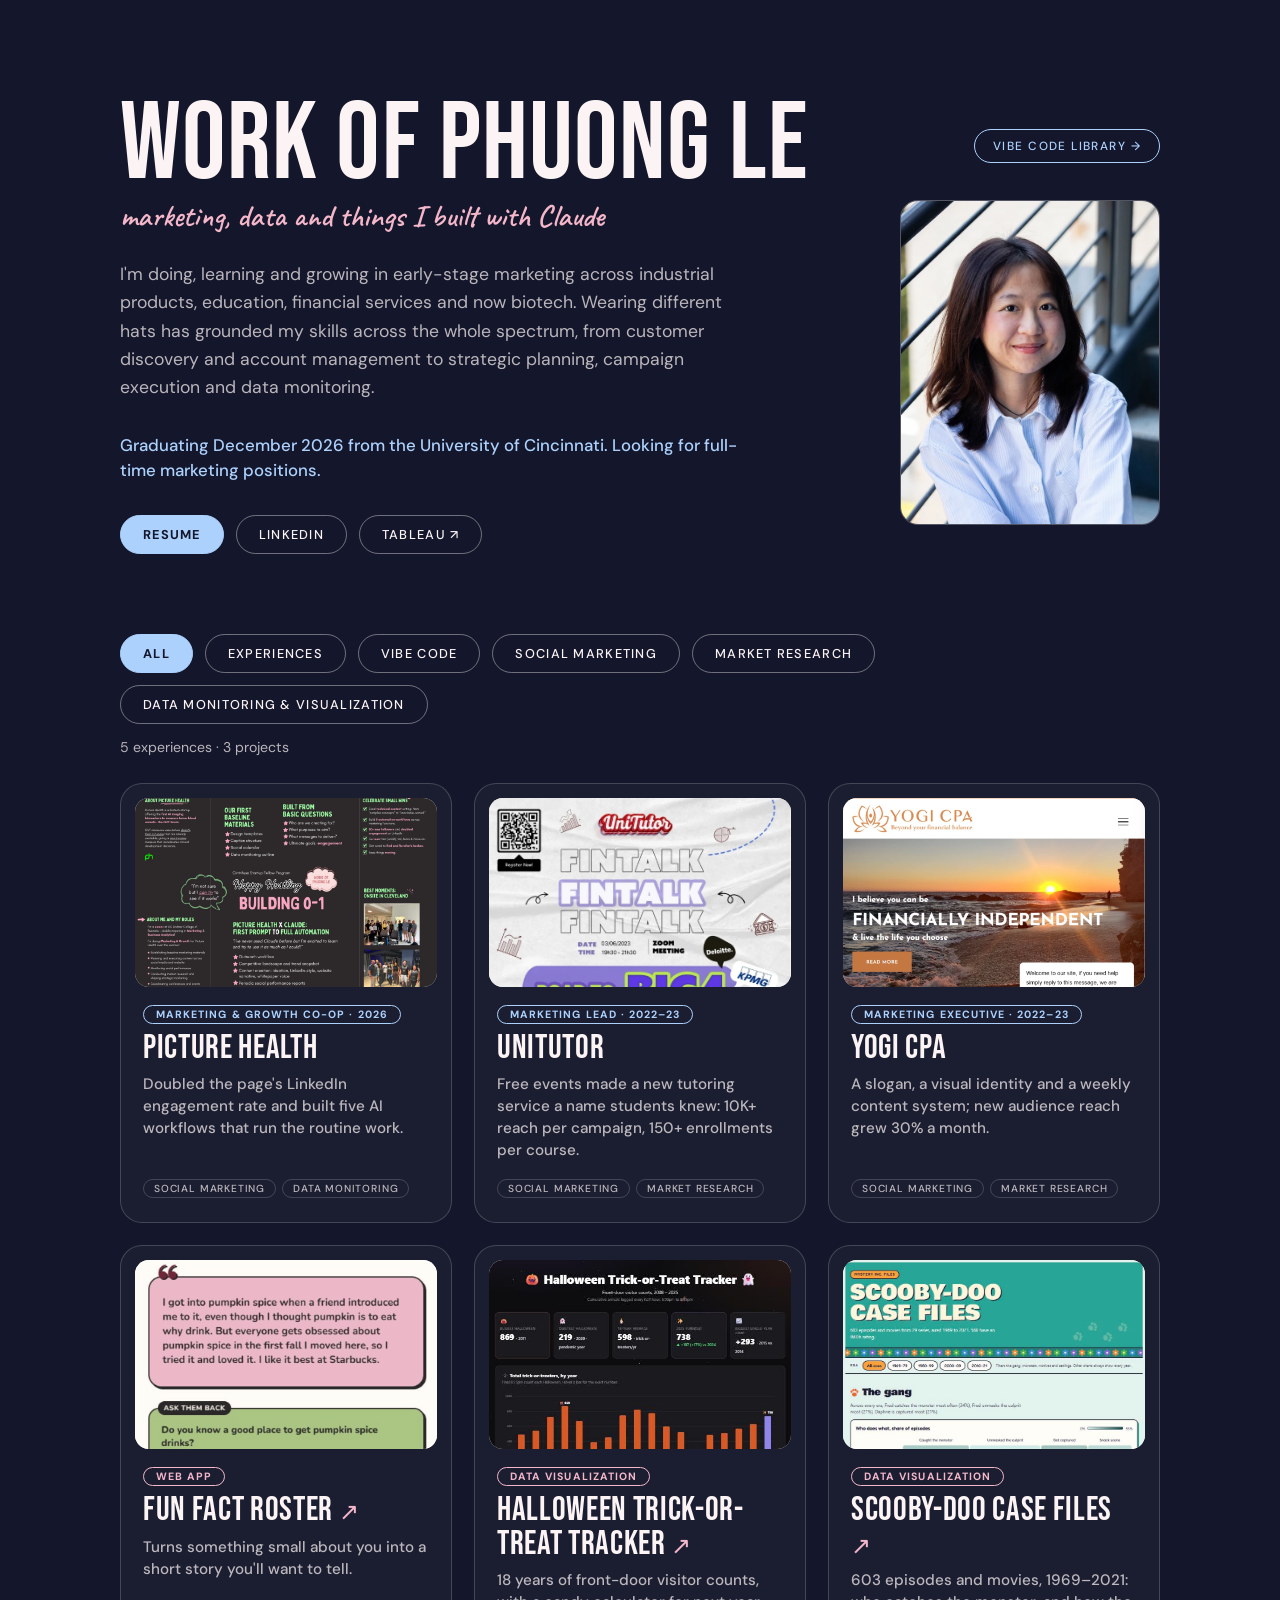
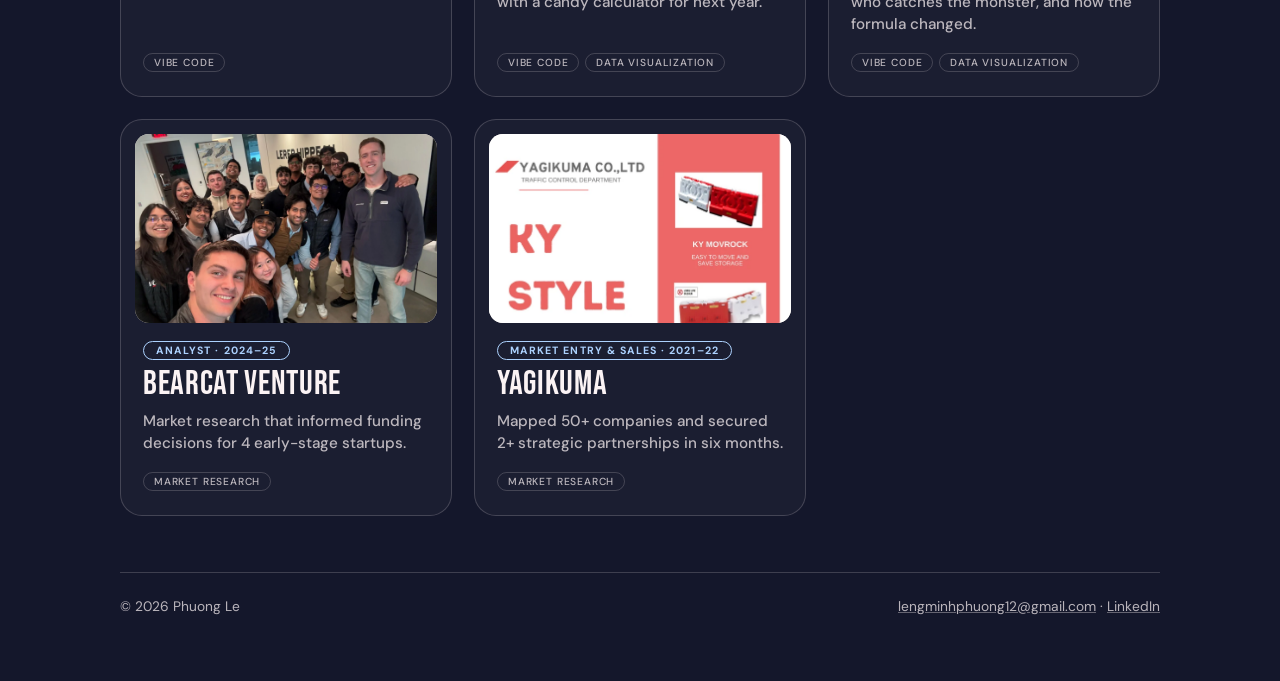
<file: index.html>
<!doctype html>
<html lang="en">
<head>
  <meta charset="utf-8">
  <meta name="viewport" content="width=device-width, initial-scale=1">
  <meta name="theme-color" content="#14172B">
  <title>Work of Phuong Le</title>
  <meta name="description" content="Marketing work across biotech, education, financial services and industrial products, plus a resume and the small apps Phuong Le built with Claude.">
  <meta property="og:title" content="Work of Phuong Le">
  <meta property="og:description" content="Early-stage marketing across biotech, education, financial services and industrial products.">
  <link rel="icon" href="data:image/svg+xml,%3Csvg xmlns='http://www.w3.org/2000/svg' viewBox='0 0 64 64'%3E%3Crect width='64' height='64' rx='14' fill='%2314172B'/%3E%3Ctext x='32' y='47' font-family='Impact,Arial Narrow,sans-serif' font-size='46' text-anchor='middle' fill='%23F4B6C9'%3EP%3C/text%3E%3C/svg%3E">
  <link rel="preconnect" href="https://fonts.googleapis.com">
  <link rel="preconnect" href="https://fonts.gstatic.com" crossorigin>
  <link href="https://fonts.googleapis.com/css2?family=Bebas+Neue&family=Caveat:wght@600&family=DM+Sans:wght@400;500;700&display=swap" rel="stylesheet">
  <link rel="stylesheet" href="/site.css">
  <link rel="stylesheet" href="/nav.css">
  <script>
    // Old gallery links (workofphuong.github.io/#halloween) now go straight to the project
    (function () {
      var map = {
        'fun-fact-roster': 'https://workofphuong.github.io/fun-fact-roster/',
        'halloween': '/projects/halloween/',
        'scooby-doo': '/projects/scooby-doo/'
      };
      var h = location.hash.slice(1);
      if (Object.prototype.hasOwnProperty.call(map, h)) location.replace(map[h]);
    })();
  </script>
</head>
<body>
  <div class="wrap">
    <header class="hero">
      <figure class="portrait">
        <img src="/assets/phuong.webp" width="640" height="800" alt="Portrait of Phuong Le, smiling, in a light blue striped shirt">
      </figure>
      <div class="title-row">
        <h1>Work of Phuong Le</h1>
        <a class="pill-link vibe-link" href="/vibe-code/">Vibe code library <span aria-hidden="true">&rarr;</span></a>
      </div>
      <div class="hero-text">
        <p class="tagline">marketing, data and things I built with Claude</p>
        <p class="intro-text">I'm doing, learning and growing in early-stage marketing across industrial products, education, financial services and now biotech. Wearing different hats has grounded my skills across the whole spectrum, from customer discovery and account management to strategic planning, campaign execution and data monitoring.</p>
        <p class="status"><strong>Graduating December 2026</strong> from the University of Cincinnati. Looking for full-time marketing positions.</p>
        <div class="contact">
          <a class="pill-link primary" href="/resume/">Resume</a>
          <a class="pill-link" href="https://www.linkedin.com/in/phuongle22" target="_blank" rel="noopener">LinkedIn</a>
          <a class="pill-link" href="https://public.tableau.com/app/profile/phuong.le4769/vizzes" target="_blank" rel="noopener">Tableau <span aria-hidden="true">&#8599;</span><span class="sr">(opens in a new tab)</span></a>
        </div>
      </div>
    </header>

    <nav class="filters" aria-label="Filter experiences and projects">
      <button class="chip" type="button" aria-pressed="true" data-filter="all">All</button>
      <button class="chip" type="button" aria-pressed="false" data-filter="work">Experiences</button>
      <button class="chip" type="button" aria-pressed="false" data-filter="vibe">Vibe code</button>
      <button class="chip" type="button" aria-pressed="false" data-filter="social">Social marketing</button>
      <button class="chip" type="button" aria-pressed="false" data-filter="research">Market research</button>
      <button class="chip" type="button" aria-pressed="false" data-filter="data">Data monitoring &amp; visualization</button>
    </nav>
    <p class="count" id="count" aria-live="polite">5 experiences · 3 projects</p>

    <main class="cards">
      <a class="card" href="/work/picture-health/" data-kind="experience" data-stages="social data">
        <span class="thumb"><img src="/assets/work/picture-health/summary-poster.webp" width="2000" height="1500" alt="" loading="lazy" style="--pos: 50% 45%"></span>
        <span class="meta">
          <span class="tag">Marketing &amp; Growth Co-op · 2026</span>
          <span class="name">Picture Health</span>
          <span class="hook">Doubled the page's LinkedIn engagement rate and built five AI workflows that run the routine work.</span>
          <span class="stages"><span>Social marketing</span><span>Data monitoring</span></span>
        </span>
      </a>

      <a class="card" href="/work/unitutor/" data-kind="experience" data-stages="social research">
        <span class="thumb"><img src="/assets/work/unitutor/fintalk-poster.webp" width="692" height="864" alt="" loading="lazy"></span>
        <span class="meta">
          <span class="tag">Marketing Lead · 2022–23</span>
          <span class="name">UniTutor</span>
          <span class="hook">Free events made a new tutoring service a name students knew: 10K+ reach per campaign, 150+ enrollments per course.</span>
          <span class="stages"><span>Social marketing</span><span>Market research</span></span>
        </span>
      </a>

      <a class="card" href="/work/yogi-cpa/" data-kind="experience" data-stages="social research">
        <span class="thumb"><img src="/assets/work/yogi-cpa/website-hero.webp" width="1059" height="864" alt="" loading="lazy"></span>
        <span class="meta">
          <span class="tag">Marketing Executive · 2022–23</span>
          <span class="name">Yogi CPA</span>
          <span class="hook">A slogan, a visual identity and a weekly content system; new audience reach grew 30% a month.</span>
          <span class="stages"><span>Social marketing</span><span>Market research</span></span>
        </span>
      </a>

      <a class="card project" href="https://workofphuong.github.io/fun-fact-roster/" target="_blank" rel="noopener" data-kind="project" data-stages="vibe">
        <span class="thumb"><img src="/assets/roster.png" width="397" height="392" alt="" loading="lazy" style="--pos: 50% 0%"></span>
        <span class="meta">
          <span class="tag">Web app</span>
          <span class="name">Fun Fact Roster <span class="ext" aria-hidden="true">&#8599;</span></span>
          <span class="hook">Turns something small about you into a short story you'll want to tell. <span class="sr">(opens in a new tab)</span></span>
          <span class="stages"><span>Vibe code</span></span>
        </span>
      </a>

      <a class="card project" href="/projects/halloween/" target="_blank" rel="noopener" data-kind="project" data-stages="vibe data">
        <span class="thumb"><img src="/assets/halloween.jpg" width="533" height="406" alt="" loading="lazy" style="--pos: 50% 0%"></span>
        <span class="meta">
          <span class="tag">Data visualization</span>
          <span class="name">Halloween Trick-or-Treat Tracker <span class="ext" aria-hidden="true">&#8599;</span></span>
          <span class="hook">18 years of front-door visitor counts, with a candy calculator for next year. <span class="sr">(opens in a new tab)</span></span>
          <span class="stages"><span>Vibe code</span><span>Data visualization</span></span>
        </span>
      </a>

      <a class="card project" href="/projects/scooby-doo/" target="_blank" rel="noopener" data-kind="project" data-stages="vibe data">
        <span class="thumb"><img src="/assets/scooby-doo.jpg" width="800" height="609" alt="" loading="lazy" style="--pos: 50% 0%"></span>
        <span class="meta">
          <span class="tag">Data visualization</span>
          <span class="name">Scooby-Doo Case Files <span class="ext" aria-hidden="true">&#8599;</span></span>
          <span class="hook">603 episodes and movies, 1969–2021: who catches the monster, and how the formula changed. <span class="sr">(opens in a new tab)</span></span>
          <span class="stages"><span>Vibe code</span><span>Data visualization</span></span>
        </span>
      </a>

      <a class="card" href="/work/bearcat/" data-kind="experience" data-stages="research">
        <span class="thumb"><img src="/assets/work/bearcat/team-photo.webp" width="1400" height="1050" alt="" loading="lazy" style="--pos: 50% 40%"></span>
        <span class="meta">
          <span class="tag">Analyst · 2024–25</span>
          <span class="name">Bearcat Venture</span>
          <span class="hook">Market research that informed funding decisions for 4 early-stage startups.</span>
          <span class="stages"><span>Market research</span></span>
        </span>
      </a>

      <a class="card" href="/work/yagikuma/" data-kind="experience" data-stages="research">
        <span class="thumb"><img src="/assets/work/yagikuma/ky-block-brochure.webp" width="610" height="864" alt="" loading="lazy"></span>
        <span class="meta">
          <span class="tag">Market Entry &amp; Sales · 2021–22</span>
          <span class="name">Yagikuma</span>
          <span class="hook">Mapped 50+ companies and secured 2+ strategic partnerships in six months.</span>
          <span class="stages"><span>Market research</span></span>
        </span>
      </a>
    </main>

    <footer class="foot">
      <span>© 2026 Phuong Le</span>
      <span><a href="mailto:lengminhphuong12@gmail.com">lengminhphuong12@gmail.com</a> · <a href="https://www.linkedin.com/in/phuongle22" target="_blank" rel="noopener">LinkedIn</a></span>
    </footer>
  </div>
  <script src="/site.js"></script>
</body>
</html>
</file>
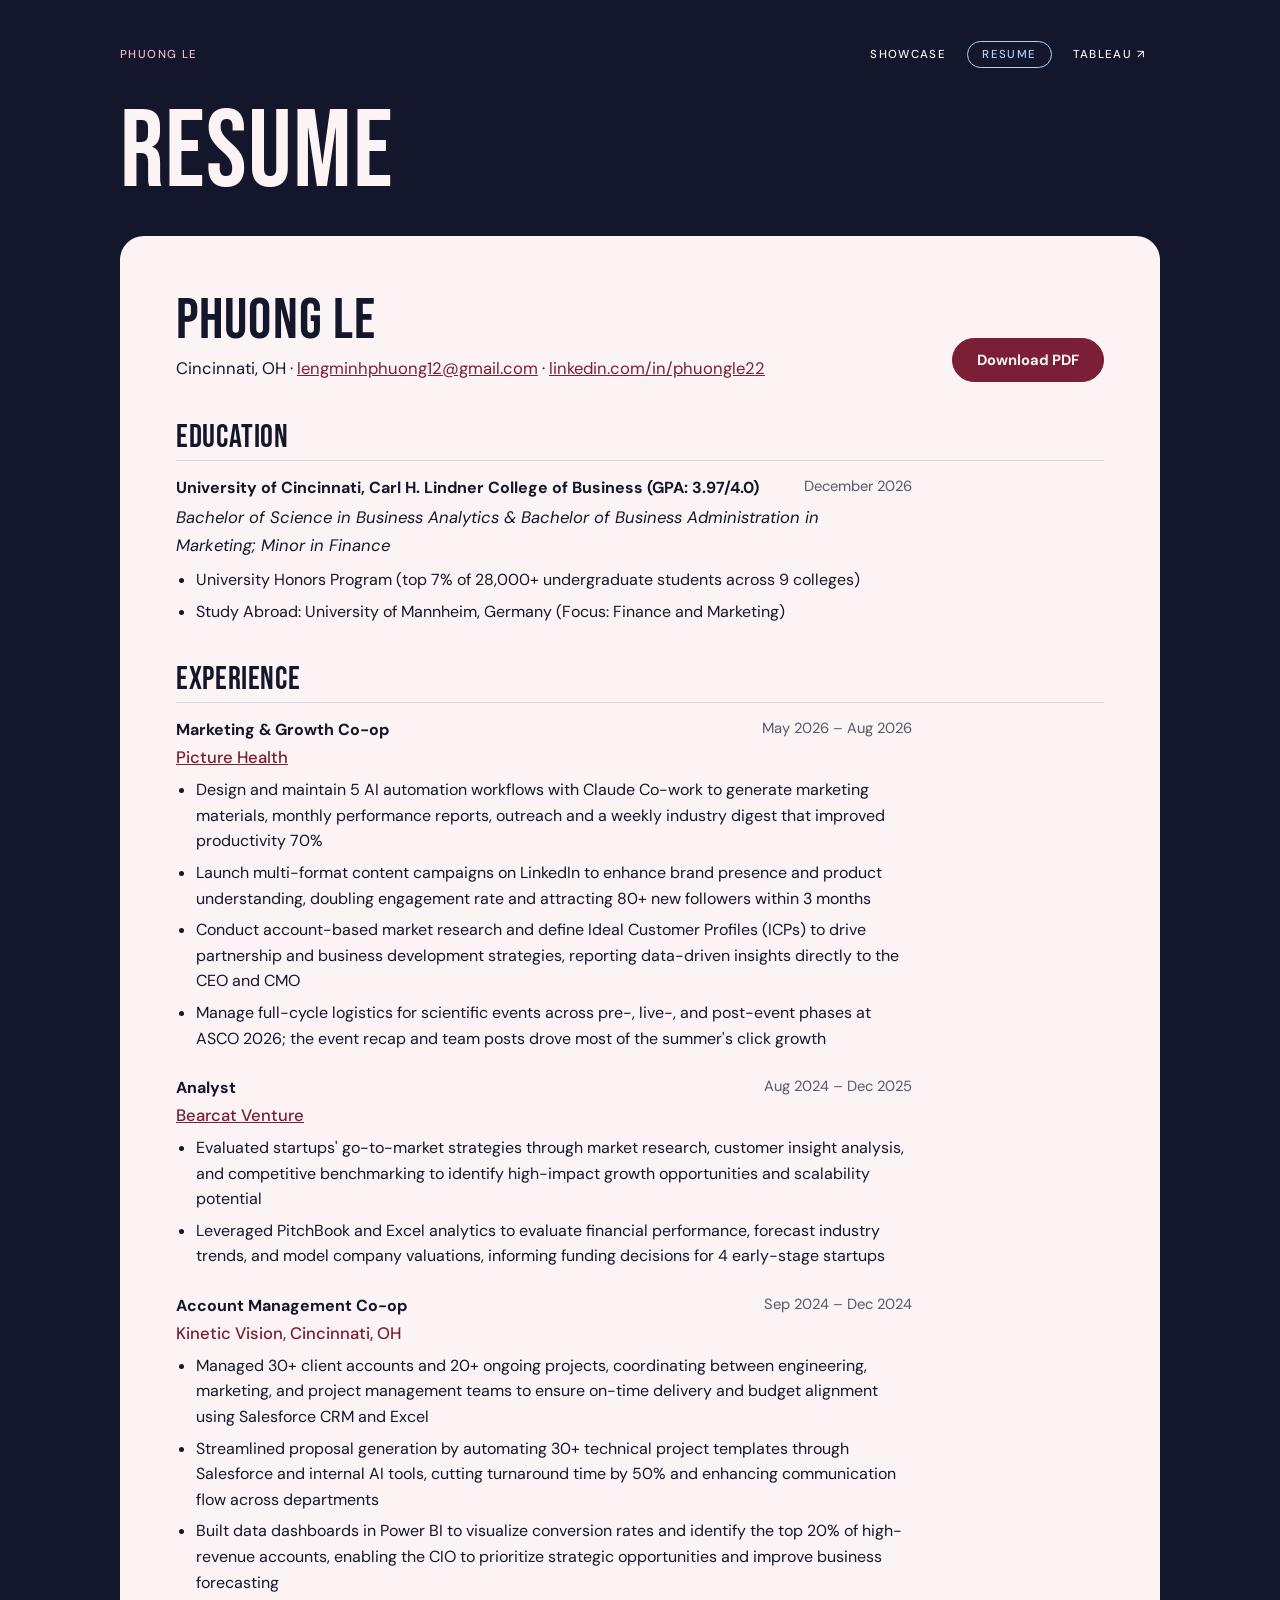
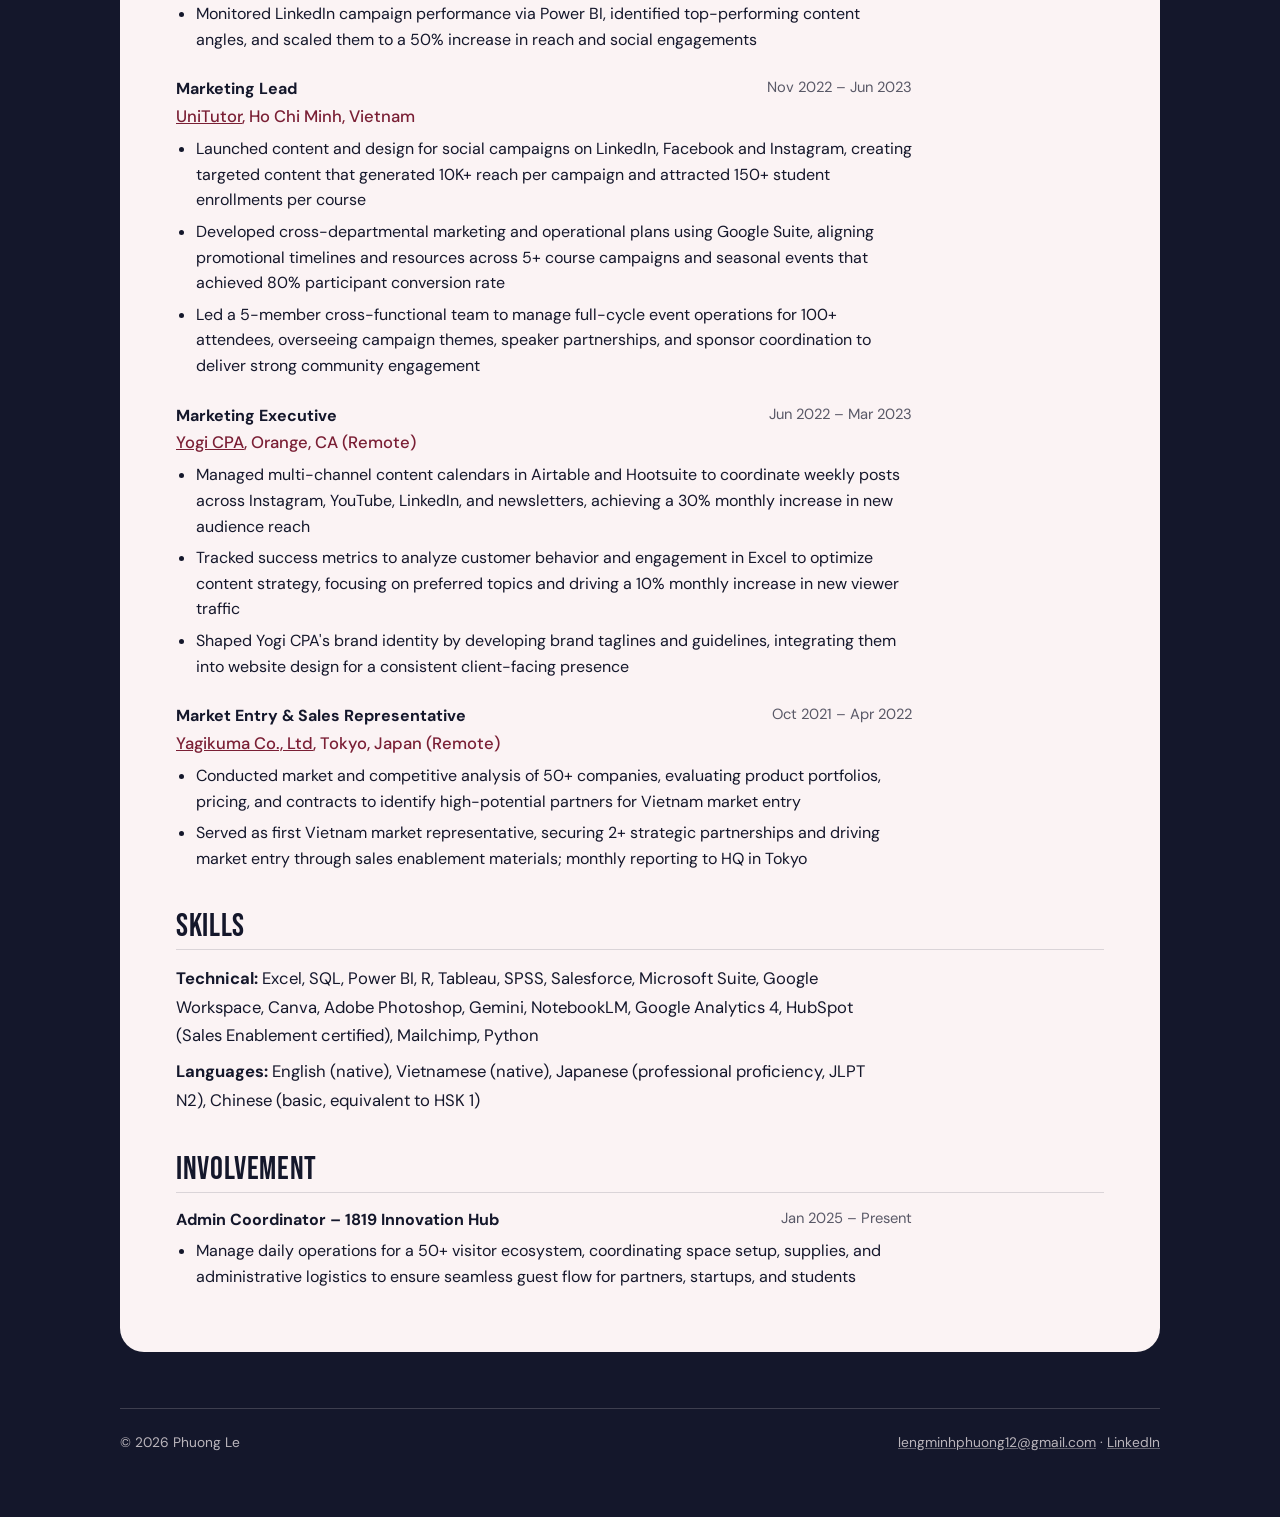
<file: resume/index.html>
<!doctype html>
<html lang="en">
<head>
  <meta charset="utf-8">
  <meta name="viewport" content="width=device-width, initial-scale=1">
  <meta name="theme-color" content="#14172B">
  <title>Resume · Work of Phuong Le</title>
  <meta name="description" content="Resume of Phuong Le: marketing and business analytics, University of Cincinnati, December 2026.">
  <meta property="og:title" content="Resume · Work of Phuong Le">
  <link rel="icon" href="data:image/svg+xml,%3Csvg xmlns='http://www.w3.org/2000/svg' viewBox='0 0 64 64'%3E%3Crect width='64' height='64' rx='14' fill='%2314172B'/%3E%3Ctext x='32' y='47' font-family='Impact,Arial Narrow,sans-serif' font-size='46' text-anchor='middle' fill='%23F4B6C9'%3EP%3C/text%3E%3C/svg%3E">
  <link rel="preconnect" href="https://fonts.googleapis.com">
  <link rel="preconnect" href="https://fonts.gstatic.com" crossorigin>
  <link href="https://fonts.googleapis.com/css2?family=Bebas+Neue&family=Caveat:wght@600&family=DM+Sans:wght@400;500;700&display=swap" rel="stylesheet">
  <link rel="stylesheet" href="/site.css">
  <link rel="stylesheet" href="/nav.css">
</head>
<body>
  <div class="wrap">
    <nav class="sitenav" aria-label="Site">
      <a class="brand" href="/">Phuong Le</a>
      <ul>
        <li><a class="link" href="/">Showcase</a></li>
        <li><a class="link" href="/resume/" aria-current="page">Resume</a></li>
        <li><a class="link" href="https://public.tableau.com/app/profile/phuong.le4769/vizzes" target="_blank" rel="noopener">Tableau <span aria-hidden="true">&#8599;</span><span class="sr">(opens in a new tab)</span></a></li>
      </ul>
    </nav>

    <header class="case-head">
      <h1>Resume</h1>
    </header>

    <main class="paper">
      <div class="r-head">
        <div>
          <p class="name">Phuong Le</p>
          <p>Cincinnati, OH · <a href="mailto:lengminhphuong12@gmail.com">lengminhphuong12@gmail.com</a> · <a href="https://www.linkedin.com/in/phuongle22" target="_blank" rel="noopener">linkedin.com/in/phuongle22</a></p>
        </div>
        <a class="btn no-print" href="/resume/Phuong-Le-Resume.pdf" download>Download PDF</a>
      </div>

      <section class="r-section">
        <h2>Education</h2>
        <div class="r-row"><strong>University of Cincinnati, Carl H. Lindner College of Business (GPA: 3.97/4.0)</strong><span class="r-date">December 2026</span></div>
        <p class="r-note">Bachelor of Science in Business Analytics &amp; Bachelor of Business Administration in Marketing; Minor in Finance</p>
        <ul class="r-list">
          <li>University Honors Program (top 7% of 28,000+ undergraduate students across 9 colleges)</li>
          <li>Study Abroad: University of Mannheim, Germany (Focus: Finance and Marketing)</li>
        </ul>
      </section>

      <section class="r-section">
        <h2>Experience</h2>

        <div class="r-role">
          <div class="r-row"><strong>Marketing &amp; Growth Co-op</strong><span class="r-date">May 2026 – Aug 2026</span></div>
          <p class="r-org"><a href="/work/picture-health/">Picture Health</a></p>
          <ul class="r-list">
            <li>Design and maintain 5 AI automation workflows with Claude Co-work to generate marketing materials, monthly performance reports, outreach and a weekly industry digest that improved productivity 70%</li>
            <li>Launch multi-format content campaigns on LinkedIn to enhance brand presence and product understanding, doubling engagement rate and attracting 80+ new followers within 3 months</li>
            <li>Conduct account-based market research and define Ideal Customer Profiles (ICPs) to drive partnership and business development strategies, reporting data-driven insights directly to the CEO and CMO</li>
            <li>Manage full-cycle logistics for scientific events across pre-, live-, and post-event phases at ASCO 2026; the event recap and team posts drove most of the summer's click growth</li>
          </ul>
        </div>

        <div class="r-role">
          <div class="r-row"><strong>Analyst</strong><span class="r-date">Aug 2024 – Dec 2025</span></div>
          <p class="r-org"><a href="/work/bearcat/">Bearcat Venture</a></p>
          <ul class="r-list">
            <li>Evaluated startups' go-to-market strategies through market research, customer insight analysis, and competitive benchmarking to identify high-impact growth opportunities and scalability potential</li>
            <li>Leveraged PitchBook and Excel analytics to evaluate financial performance, forecast industry trends, and model company valuations, informing funding decisions for 4 early-stage startups</li>
          </ul>
        </div>

        <div class="r-role">
          <div class="r-row"><strong>Account Management Co-op</strong><span class="r-date">Sep 2024 – Dec 2024</span></div>
          <p class="r-org">Kinetic Vision, Cincinnati, OH</p>
          <ul class="r-list">
            <li>Managed 30+ client accounts and 20+ ongoing projects, coordinating between engineering, marketing, and project management teams to ensure on-time delivery and budget alignment using Salesforce CRM and Excel</li>
            <li>Streamlined proposal generation by automating 30+ technical project templates through Salesforce and internal AI tools, cutting turnaround time by 50% and enhancing communication flow across departments</li>
            <li>Built data dashboards in Power BI to visualize conversion rates and identify the top 20% of high-revenue accounts, enabling the CIO to prioritize strategic opportunities and improve business forecasting</li>
            <li>Monitored LinkedIn campaign performance via Power BI, identified top-performing content angles, and scaled them to a 50% increase in reach and social engagements</li>
          </ul>
        </div>

        <div class="r-role">
          <div class="r-row"><strong>Marketing Lead</strong><span class="r-date">Nov 2022 – Jun 2023</span></div>
          <p class="r-org"><a href="/work/unitutor/">UniTutor</a>, Ho Chi Minh, Vietnam</p>
          <ul class="r-list">
            <li>Launched content and design for social campaigns on LinkedIn, Facebook and Instagram, creating targeted content that generated 10K+ reach per campaign and attracted 150+ student enrollments per course</li>
            <li>Developed cross-departmental marketing and operational plans using Google Suite, aligning promotional timelines and resources across 5+ course campaigns and seasonal events that achieved 80% participant conversion rate</li>
            <li>Led a 5-member cross-functional team to manage full-cycle event operations for 100+ attendees, overseeing campaign themes, speaker partnerships, and sponsor coordination to deliver strong community engagement</li>
          </ul>
        </div>

        <div class="r-role">
          <div class="r-row"><strong>Marketing Executive</strong><span class="r-date">Jun 2022 – Mar 2023</span></div>
          <p class="r-org"><a href="/work/yogi-cpa/">Yogi CPA</a>, Orange, CA (Remote)</p>
          <ul class="r-list">
            <li>Managed multi-channel content calendars in Airtable and Hootsuite to coordinate weekly posts across Instagram, YouTube, LinkedIn, and newsletters, achieving a 30% monthly increase in new audience reach</li>
            <li>Tracked success metrics to analyze customer behavior and engagement in Excel to optimize content strategy, focusing on preferred topics and driving a 10% monthly increase in new viewer traffic</li>
            <li>Shaped Yogi CPA's brand identity by developing brand taglines and guidelines, integrating them into website design for a consistent client-facing presence</li>
          </ul>
        </div>

        <div class="r-role">
          <div class="r-row"><strong>Market Entry &amp; Sales Representative</strong><span class="r-date">Oct 2021 – Apr 2022</span></div>
          <p class="r-org"><a href="/work/yagikuma/">Yagikuma Co., Ltd</a>, Tokyo, Japan (Remote)</p>
          <ul class="r-list">
            <li>Conducted market and competitive analysis of 50+ companies, evaluating product portfolios, pricing, and contracts to identify high-potential partners for Vietnam market entry</li>
            <li>Served as first Vietnam market representative, securing 2+ strategic partnerships and driving market entry through sales enablement materials; monthly reporting to HQ in Tokyo</li>
          </ul>
        </div>
      </section>

      <section class="r-section">
        <h2>Skills</h2>
        <p class="r-line"><b>Technical:</b> Excel, SQL, Power BI, R, Tableau, SPSS, Salesforce, Microsoft Suite, Google Workspace, Canva, Adobe Photoshop, Gemini, NotebookLM, Google Analytics 4, HubSpot (Sales Enablement certified), Mailchimp, Python</p>
        <p class="r-line"><b>Languages:</b> English (native), Vietnamese (native), Japanese (professional proficiency, JLPT N2), Chinese (basic, equivalent to HSK 1)</p>
      </section>

      <section class="r-section">
        <h2>Involvement</h2>
        <div class="r-row"><strong>Admin Coordinator – 1819 Innovation Hub</strong><span class="r-date">Jan 2025 – Present</span></div>
        <ul class="r-list">
          <li>Manage daily operations for a 50+ visitor ecosystem, coordinating space setup, supplies, and administrative logistics to ensure seamless guest flow for partners, startups, and students</li>
        </ul>
      </section>
    </main>

    <footer class="foot">
      <span>© 2026 Phuong Le</span>
      <span><a href="mailto:lengminhphuong12@gmail.com">lengminhphuong12@gmail.com</a> · <a href="https://www.linkedin.com/in/phuongle22" target="_blank" rel="noopener">LinkedIn</a></span>
    </footer>
  </div>
  <script src="/site.js"></script>
</body>
</html>
</file>
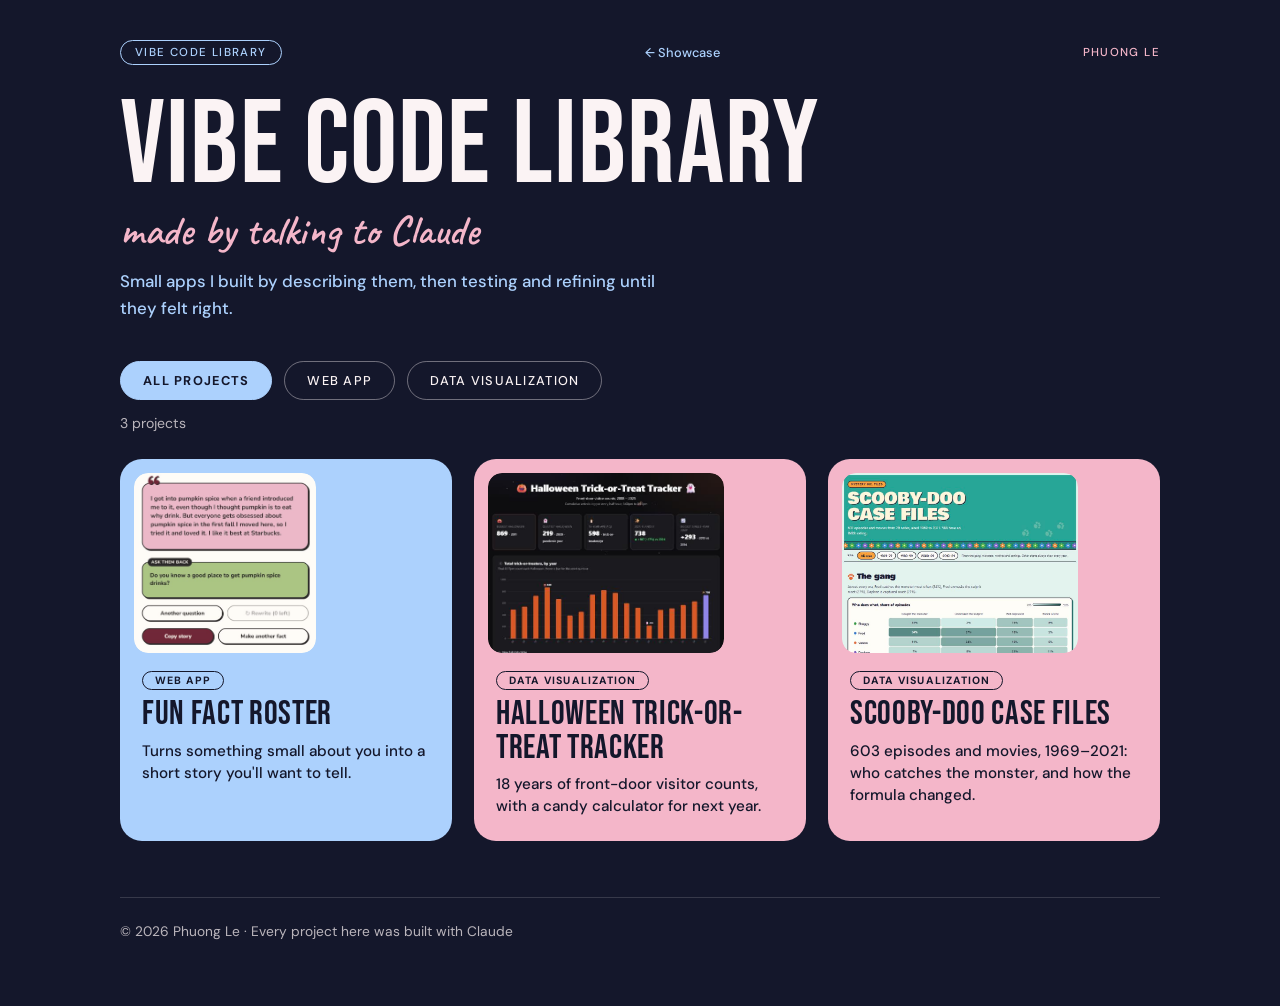
<file: vibe-code/index.html>
<!doctype html>
<html lang="en">
<head>
  <meta charset="utf-8">
  <meta name="viewport" content="width=device-width, initial-scale=1">
  <meta name="theme-color" content="#14172B">
  <title>Vibe Code Library</title>
  <meta name="description" content="A library of small apps built by describing them to Claude.">
  <link rel="preconnect" href="https://fonts.googleapis.com">
  <link rel="preconnect" href="https://fonts.gstatic.com" crossorigin>
  <link href="https://fonts.googleapis.com/css2?family=Bebas+Neue&family=Caveat:wght@600&family=DM+Sans:wght@400;500;700&display=swap" rel="stylesheet">
  <link rel="stylesheet" href="/vibe-code/style.css">
</head>
<body>
  <div class="wrap">
    <header class="top">
      <div class="bar">
        <span class="pill" id="eyebrow">Vibe code library</span>
        <a class="back" href="/">&larr; Showcase</a><span class="owner" id="owner"></span>
      </div>
      <h1 id="title">Vibe code library</h1>
      <p class="script" id="script"></p>
      <p class="intro" id="intro"></p>
    </header>

    <nav class="filters" id="filters" aria-label="Filter projects"></nav>
    <p class="count" id="count" aria-live="polite"></p>
    <main class="cards" id="cards"></main>
    <footer class="foot" id="footer"></footer>
  </div>

  <dialog id="detail" aria-labelledby="detail-title">
    <div class="sheet" id="sheet"></div>
  </dialog>

  <noscript><p class="intro">This library needs JavaScript to show the projects.</p></noscript>
  <script src="/vibe-code/projects.js"></script>
  <script src="/vibe-code/gallery.js"></script>
</body>
</html>
</file>
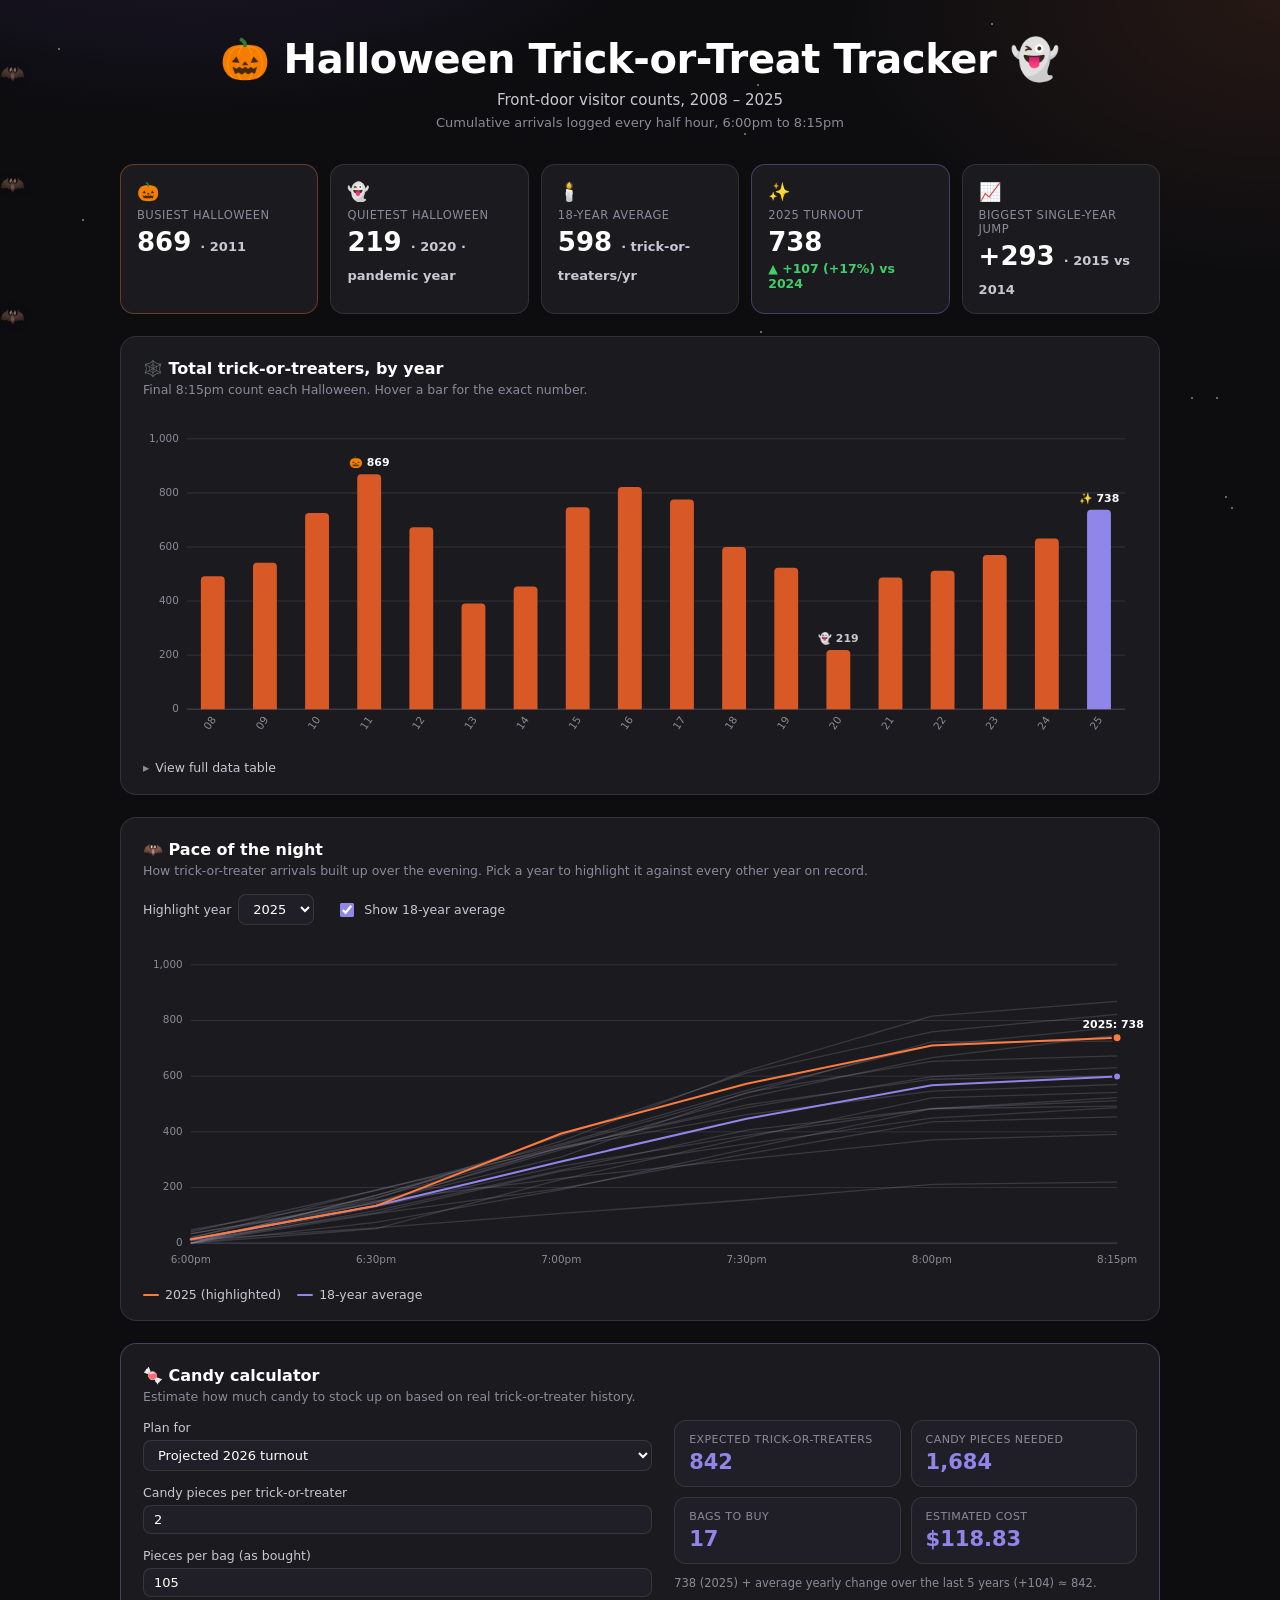
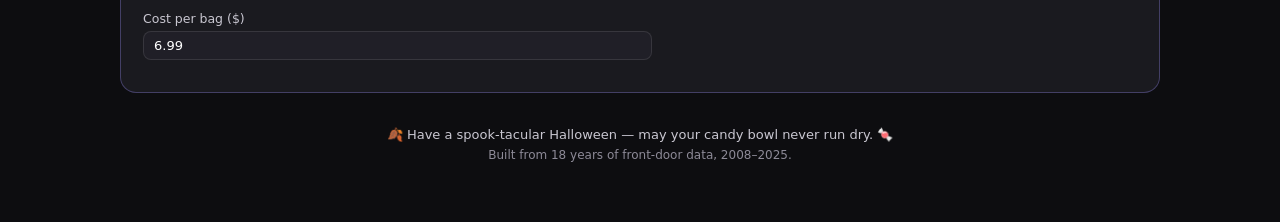
<file: projects/halloween/index.html>
<!DOCTYPE html>
<html lang="en">
<head>
<meta charset="UTF-8">
<meta name="viewport" content="width=device-width, initial-scale=1.0">
<title>Halloween Trick-or-Treat Tracker 2008–2025</title>
<style>
  :root{
    --page-plane:      #0d0d10;
    --surface-1:       #1a1a1f;
    --surface-2:       #201f27;
    --text-primary:    #ffffff;
    --text-secondary:  #c9c7d1;
    --text-muted:      #8d8a97;
    --gridline:        #33323b;
    --baseline:        #423f4d;
    --accent-orange:   #ff7a3d;
    --accent-orange-2: #d95926;
    --accent-purple:   #9085e9;
    --accent-purple-2: #6a5cd6;
    --ring:            var(--surface-1);
    --border:          rgba(255,255,255,0.10);
  }
  *{ box-sizing:border-box; }
  html,body{ margin:0; padding:0; }
  body{
    background:
      radial-gradient(ellipse 900px 500px at 15% -10%, rgba(154,102,255,0.16), transparent 60%),
      radial-gradient(ellipse 800px 500px at 100% 0%, rgba(255,122,61,0.10), transparent 55%),
      var(--page-plane);
    color: var(--text-primary);
    font-family: system-ui, -apple-system, "Segoe UI", sans-serif;
    min-height: 100vh;
    overflow-x: hidden;
  }

  /* ---------- decorative layer ---------- */
  .sky{ position:fixed; inset:0; pointer-events:none; z-index:0; overflow:hidden; }
  .star{ position:absolute; width:2px; height:2px; background:#fff; border-radius:50%; opacity:.5; animation: twinkle 4s ease-in-out infinite; }
  @keyframes twinkle{ 0%,100%{opacity:.15;} 50%{opacity:.8;} }
  .bat{ position:absolute; font-size:20px; opacity:.55; animation: fly 22s linear infinite; filter: drop-shadow(0 0 4px rgba(0,0,0,.4)); }
  @keyframes fly{
    0%{ transform: translate(-10vw, 8vh) scale(0.8); }
    50%{ transform: translate(55vw, 2vh) scale(1); }
    100%{ transform: translate(120vw, 10vh) scale(0.8); }
  }

  .wrap{ position:relative; z-index:1; max-width:1080px; margin:0 auto; padding:36px 20px 60px; }

  /* ---------- header ---------- */
  header{ text-align:center; margin-bottom:34px; }
  header h1{
    font-size: clamp(26px, 4vw, 40px);
    margin: 0 0 8px;
    font-weight: 800;
    letter-spacing: -0.01em;
  }
  header h1 .pumpkin{ display:inline-block; animation: bob 2.6s ease-in-out infinite; }
  @keyframes bob{ 0%,100%{ transform: translateY(0) rotate(-4deg);} 50%{ transform: translateY(-4px) rotate(4deg);} }
  header p{ color: var(--text-secondary); margin:0; font-size:15px; }
  header .sub{ color: var(--text-muted); font-size:13px; margin-top:6px; }

  /* ---------- cards ---------- */
  .card{
    background: var(--surface-1);
    border: 1px solid var(--border);
    border-radius: 16px;
    padding: 22px 22px 18px;
    margin-bottom: 22px;
    position: relative;
  }
  .card h2{
    font-size: 16px; margin: 0 0 4px; font-weight:700;
    display:flex; align-items:center; gap:8px;
  }
  .card .desc{ color: var(--text-muted); font-size:12.5px; margin:0 0 16px; }

  /* ---------- stat tiles ---------- */
  .stats{
    display:grid;
    grid-template-columns: repeat(auto-fit, minmax(170px, 1fr));
    gap: 12px;
    margin-bottom: 22px;
  }
  .stat{
    background: var(--surface-1);
    border: 1px solid var(--border);
    border-radius: 14px;
    padding: 16px 16px 14px;
  }
  .stat .icon{ font-size:18px; margin-bottom:6px; display:block; }
  .stat .label{ font-size:11.5px; color:var(--text-muted); text-transform:uppercase; letter-spacing:.04em; margin-bottom:6px; }
  .stat .value{ font-size:26px; font-weight:800; line-height:1.1; }
  .stat .value small{ font-size:13px; color:var(--text-secondary); font-weight:600; }
  .stat .delta{ font-size:12.5px; margin-top:4px; font-weight:600; }
  .stat .delta.up{ color:#3ecf6a; }
  .stat .delta.down{ color:#ff8a7a; }
  .stat.orange{ border-color: rgba(255,122,61,0.35); }
  .stat.purple{ border-color: rgba(144,133,233,0.35); }

  /* ---------- chart chrome ---------- */
  .chart-controls{ display:flex; flex-wrap:wrap; gap:14px 22px; align-items:center; margin-bottom:14px; }
  .chart-controls label{ font-size:12.5px; color:var(--text-secondary); display:flex; align-items:center; gap:7px; }
  select, .num-input{
    background: var(--surface-2);
    color: var(--text-primary);
    border: 1px solid var(--border);
    border-radius: 8px;
    padding: 6px 10px;
    font-size: 13px;
    font-family: inherit;
  }
  select:focus, .num-input:focus{ outline: 2px solid var(--accent-orange); outline-offset:1px; }
  input[type="checkbox"]{ accent-color: var(--accent-purple); width:14px; height:14px; }

  svg.chart{ width:100%; height:auto; display:block; overflow: visible; }
  .axis-label{ fill: var(--text-muted); font-size: 10.5px; }
  .grid-line{ stroke: var(--gridline); stroke-width:1; }
  .baseline{ stroke: var(--baseline); stroke-width:1; }
  .bar-rect{ fill: var(--accent-orange-2); transition: fill .15s ease; cursor:pointer; }
  .bar-rect:hover, .bar-rect.hover{ fill: var(--accent-orange); }
  .bar-rect.current{ fill: var(--accent-purple); }
  .bar-rect.current:hover{ fill: var(--accent-purple-2); }
  .direct-label{ fill: var(--text-primary); font-size: 11px; font-weight:700; text-anchor:middle; }
  .direct-label.muted{ fill: var(--text-secondary); font-weight:600; }
  .context-line{ fill:none; stroke: var(--text-muted); stroke-width:1.3; opacity:.28; }
  .series-line{ fill:none; stroke-width:2; stroke-linejoin:round; stroke-linecap:round; }
  .series-dot{ stroke: var(--ring); stroke-width:2; }
  .crosshair{ stroke: var(--text-muted); stroke-width:1; stroke-dasharray:0; opacity:0; pointer-events:none; }

  .legend{ display:flex; gap:16px; flex-wrap:wrap; font-size:12.5px; color:var(--text-secondary); margin-top:10px; }
  .legend .item{ display:flex; align-items:center; gap:6px; }
  .legend .swatch{ width:16px; height:2px; border-radius:2px; display:inline-block; }

  /* ---------- tooltip ---------- */
  .tooltip{
    position:fixed; pointer-events:none; z-index:60;
    background: var(--surface-2); border:1px solid var(--border);
    border-radius:10px; padding:9px 12px; font-size:12.5px;
    box-shadow: 0 8px 24px rgba(0,0,0,.35);
    opacity:0; transform: translateX(-50%); transition: opacity .1s ease;
    white-space:nowrap;
  }
  .tooltip.show{ opacity:1; }
  .tooltip .t-title{ color:var(--text-muted); font-size:11px; margin-bottom:4px; }
  .tooltip .t-row{ display:flex; align-items:center; gap:6px; }
  .tooltip .t-row + .t-row{ margin-top:3px; }
  .tooltip .t-key{ width:10px; height:2px; border-radius:2px; display:inline-block; }
  .tooltip .t-val{ font-weight:800; }
  .tooltip .t-name{ color:var(--text-secondary); }

  /* ---------- data table ---------- */
  details.table-toggle{ margin-top:6px; }
  details.table-toggle summary{
    cursor:pointer; font-size:12.5px; color:var(--text-secondary);
    list-style:none; display:inline-flex; align-items:center; gap:6px;
  }
  details.table-toggle summary::-webkit-details-marker{ display:none; }
  details.table-toggle summary::before{ content:"▸"; transition: transform .15s; color:var(--text-muted); }
  details.table-toggle[open] summary::before{ transform: rotate(90deg); }
  table.data-table{ width:100%; border-collapse:collapse; margin-top:12px; font-size:12.5px; font-variant-numeric: tabular-nums; }
  table.data-table th, table.data-table td{ padding:7px 9px; text-align:right; border-bottom:1px solid var(--border); }
  table.data-table th:first-child, table.data-table td:first-child{ text-align:left; }
  table.data-table th{ color:var(--text-muted); font-weight:600; font-size:11px; text-transform:uppercase; letter-spacing:.03em; }
  table.data-table tr:hover td{ background: rgba(255,255,255,0.03); }

  /* ---------- candy calculator ---------- */
  .candy-card{ border-color: rgba(144,133,233,0.35); }
  .candy-grid{ display:grid; grid-template-columns: 1.1fr 1fr; gap:22px; }
  @media (max-width: 720px){ .candy-grid{ grid-template-columns:1fr; } }
  .candy-inputs .field{ margin-bottom:14px; }
  .candy-inputs label{ display:block; font-size:12.5px; color:var(--text-secondary); margin-bottom:5px; }
  .candy-inputs select, .candy-inputs input{ width:100%; }
  .candy-outputs{ display:grid; grid-template-columns: 1fr 1fr; gap:10px; align-content:start; }
  .candy-out{
    background: var(--surface-2); border:1px solid var(--border);
    border-radius:12px; padding:12px 14px;
  }
  .candy-out .label{ font-size:11px; color:var(--text-muted); text-transform:uppercase; letter-spacing:.04em; margin-bottom:4px; }
  .candy-out .value{ font-size:21px; font-weight:800; color: var(--accent-purple); }
  .candy-note{ grid-column: 1/-1; font-size:11.5px; color:var(--text-muted); margin-top:2px; }

  footer{ text-align:center; color:var(--text-muted); font-size:12px; margin-top:34px; }
  footer .pun{ color:var(--text-secondary); font-size:13px; margin-bottom:6px; }
</style>
</head>
<body>

<div class="sky" id="sky" aria-hidden="true"></div>

<div class="wrap">
  <header>
    <h1><span class="pumpkin">🎃</span> Halloween Trick-or-Treat Tracker <span class="pumpkin" style="animation-delay:1.3s">👻</span></h1>
    <p>Front-door visitor counts, 2008 – 2025</p>
    <p class="sub">Cumulative arrivals logged every half hour, 6:00pm to 8:15pm</p>
  </header>

  <!-- STAT TILES -->
  <div class="stats" id="stats"></div>

  <!-- YEAR OVER YEAR -->
  <section class="card">
    <h2>🕸️ Total trick-or-treaters, by year</h2>
    <p class="desc">Final 8:15pm count each Halloween. Hover a bar for the exact number.</p>
    <div id="barChartHost"></div>
    <details class="table-toggle">
      <summary>View full data table</summary>
      <div style="overflow-x:auto;">
        <table class="data-table" id="dataTable"></table>
      </div>
    </details>
  </section>

  <!-- TIME OF NIGHT PACE -->
  <section class="card">
    <h2>🦇 Pace of the night</h2>
    <p class="desc">How trick-or-treater arrivals built up over the evening. Pick a year to highlight it against every other year on record.</p>
    <div class="chart-controls">
      <label>Highlight year
        <select id="yearSelect"></select>
      </label>
      <label><input type="checkbox" id="avgToggle" checked> Show 18-year average</label>
    </div>
    <div id="lineChartHost"></div>
    <div class="legend" id="lineLegend"></div>
  </section>

  <!-- CANDY CALCULATOR -->
  <section class="card candy-card">
    <h2>🍬 Candy calculator</h2>
    <p class="desc">Estimate how much candy to stock up on based on real trick-or-treater history.</p>
    <div class="candy-grid">
      <div class="candy-inputs">
        <div class="field">
          <label for="scenarioSelect">Plan for</label>
          <select id="scenarioSelect">
            <option value="latest">2025 turnout (last Halloween)</option>
            <option value="avg">18-year average turnout</option>
            <option value="busiest">Busiest year on record (2011)</option>
            <option value="projected" selected>Projected 2026 turnout</option>
          </select>
        </div>
        <div class="field">
          <label for="piecesPerKid">Candy pieces per trick-or-treater</label>
          <input class="num-input" type="number" id="piecesPerKid" value="2" min="1" max="10" step="1">
        </div>
        <div class="field">
          <label for="piecesPerBag">Pieces per bag (as bought)</label>
          <input class="num-input" type="number" id="piecesPerBag" value="105" min="1" step="1">
        </div>
        <div class="field">
          <label for="costPerBag">Cost per bag ($)</label>
          <input class="num-input" type="number" id="costPerBag" value="6.99" min="0" step="0.01">
        </div>
      </div>
      <div class="candy-outputs">
        <div class="candy-out">
          <div class="label">Expected trick-or-treaters</div>
          <div class="value" id="outKids">–</div>
        </div>
        <div class="candy-out">
          <div class="label">Candy pieces needed</div>
          <div class="value" id="outPieces">–</div>
        </div>
        <div class="candy-out">
          <div class="label">Bags to buy</div>
          <div class="value" id="outBags">–</div>
        </div>
        <div class="candy-out">
          <div class="label">Estimated cost</div>
          <div class="value" id="outCost">–</div>
        </div>
        <div class="candy-note" id="scenarioNote"></div>
      </div>
    </div>
  </section>

  <footer>
    <div class="pun">🍂 Have a spook-tacular Halloween — may your candy bowl never run dry. 🍬</div>
    Built from 18 years of front-door data, 2008–2025.
  </footer>
</div>

<div class="tooltip" id="tooltip" role="status" aria-live="polite"></div>

<script>
(function(){
  "use strict";

  /* ================= DATA ================= */
  // Year, 6pm, 6:30pm, 7pm, 7:30pm, 8pm, Total (8:15pm) — cumulative counts
  const RAW = [
    [2025, 14, 134, 394, 573, 710, 738],
    [2024, 34, 143, 346, 487, 598, 631],
    [2023, 48, 164, 342, 462, 546, 570],
    [2022,  0, 130, 277, 387, 483, 512],
    [2021,  8, 109, 259, 357, 449, 487],
    [2020, 11,  55, 107, 155, 211, 219],
    [2019,  0, 117, 262, 406, 483, 523],
    [2018, 18, 191, 342, 497, 589, 600],
    [2017, 41, 190, 357, 549, 710, 776],
    [2016, 22, 160, 386, 612, 759, 822],
    [2015, 13, 148, 336, 523, 667, 747],
    [2014,  0, 106, 197, 321, 436, 454],
    [2013, 33, 152, 233, 303, 371, 391],
    [2012,  0, 147, 310, 542, 653, 673],
    [2011,  0, 172, 367, 619, 816, 869],
    [2010,  0, 172, 351, 538, 723, 726],
    [2009,  0,  52, 229, 379, 522, 542],
    [2008,  0,  75, 192, 339, 483, 492],
  ].sort((a,b)=>a[0]-b[0]); // ascending by year

  const TIME_LABELS = ["6:00pm","6:30pm","7:00pm","7:30pm","8:00pm","8:15pm"];
  const years = RAW.map(r=>r[0]);
  const totals = RAW.map(r=>r[6]);
  const byYear = Object.fromEntries(RAW.map(r=>[r[0], r]));

  const fmt = n => Math.round(n).toLocaleString("en-US");
  const fmtMoney = n => "$" + n.toLocaleString("en-US", {minimumFractionDigits:2, maximumFractionDigits:2});

  /* ================= DERIVED STATS ================= */
  let busiestIdx = 0, quietestIdx = 0;
  totals.forEach((t,i)=>{ if(t>totals[busiestIdx]) busiestIdx=i; if(t<totals[quietestIdx]) quietestIdx=i; });
  const busiestYear = years[busiestIdx], busiestTotal = totals[busiestIdx];
  const quietestYear = years[quietestIdx], quietestTotal = totals[quietestIdx];
  const avgTotal = totals.reduce((a,b)=>a+b,0)/totals.length;

  const deltas = [];
  for(let i=1;i<totals.length;i++) deltas.push({year: years[i], delta: totals[i]-totals[i-1]});
  let biggestJump = deltas[0];
  deltas.forEach(d=>{ if(d.delta > biggestJump.delta) biggestJump = d; });

  const latestYear = years[years.length-1];
  const latestTotal = totals[totals.length-1];
  const prevTotal = totals[totals.length-2];
  const latestDelta = latestTotal - prevTotal;
  const latestPct = (latestDelta/prevTotal*100);

  // simple 2026 projection: latest total + average YoY delta of the last 5 years
  const last5 = deltas.slice(-5).map(d=>d.delta);
  const avgRecentDelta = last5.reduce((a,b)=>a+b,0)/last5.length;
  const projected2026 = Math.max(0, Math.round(latestTotal + avgRecentDelta));

  /* ================= STAT TILES ================= */
  const statsHost = document.getElementById("stats");
  const statDefs = [
    { icon:"🎃", label:"Busiest Halloween", value: fmt(busiestTotal), small: busiestYear, cls:"orange" },
    { icon:"👻", label:"Quietest Halloween", value: fmt(quietestTotal), small: quietestYear + " · pandemic year", cls:"" },
    { icon:"🕯️", label:"18-year average", value: fmt(Math.round(avgTotal)), small: "trick-or-treaters/yr", cls:"" },
    { icon:"✨", label: latestYear + " turnout", value: fmt(latestTotal),
      delta: (latestDelta>=0?"▲ +":"▼ ")+fmt(Math.abs(latestDelta))+" ("+(latestPct>=0?"+":"")+latestPct.toFixed(0)+"%) vs "+(latestYear-1),
      deltaCls: latestDelta>=0?"up":"down", cls:"purple" },
    { icon:"📈", label:"Biggest single-year jump", value: "+"+fmt(biggestJump.delta), small: biggestJump.year+" vs "+(biggestJump.year-1), cls:"" },
  ];
  statsHost.innerHTML = statDefs.map(s=>`
    <div class="stat ${s.cls}">
      <span class="icon">${s.icon}</span>
      <div class="label"></div>
      <div class="value">${s.value}${s.small? ` <small>· ${s.small}</small>`:""}</div>
      ${s.delta? `<div class="delta ${s.deltaCls}">${s.delta}</div>`:""}
    </div>`).join("");
  // set labels via textContent (untrusted-data hygiene habit, even though these are static)
  [...statsHost.querySelectorAll(".stat")].forEach((el,i)=>{ el.querySelector(".label").textContent = statDefs[i].label; });

  /* ================= SHARED TOOLTIP ================= */
  const tooltip = document.getElementById("tooltip");
  function showTooltip(x, y, html){
    tooltip.innerHTML = html;
    tooltip.classList.add("show");
    // sit just above the pointer; flip below near the top edge; stay inside the window sideways
    var w = tooltip.offsetWidth, h = tooltip.offsetHeight, pad = 10, gap = 14;
    var left = Math.min(Math.max(x, w/2 + pad), window.innerWidth - w/2 - pad);
    var above = y - gap - h >= pad;
    tooltip.style.left = left + "px";
    tooltip.style.top = (above ? y - gap - h : y + gap) + "px";
  }
  function hideTooltip(){ tooltip.classList.remove("show"); }

  const SVGNS = "http://www.w3.org/2000/svg";
  function el(tag, attrs){
    const n = document.createElementNS(SVGNS, tag);
    for(const k in attrs) n.setAttribute(k, attrs[k]);
    return n;
  }
  function roundedTopPath(x,y,w,h,r){
    r = Math.min(r, w/2, h);
    if(h<=0) return `M${x},${y+h} L${x},${y+h} Z`;
    return `M${x},${y+h}
            L${x},${y+r}
            Q${x},${y} ${x+r},${y}
            L${x+w-r},${y}
            Q${x+w},${y} ${x+w},${y+r}
            L${x+w},${y+h}
            Z`;
  }

  /* ================= BAR CHART: year-over-year totals ================= */
  const barHost = document.getElementById("barChartHost");
  function renderBarChart(){
    const W = 1000, H = 340;
    const marginL = 44, marginR = 12, marginT = 26, marginB = 42;
    const plotW = W - marginL - marginR, plotH = H - marginT - marginB;

    const maxVal = Math.ceil(Math.max(...totals)*1.12/200)*200;
    const yTicks = [];
    for(let v=0; v<=maxVal; v+=200) yTicks.push(v);

    const svg = el("svg", {class:"chart", viewBox:`0 0 ${W} ${H}`, role:"img",
      "aria-label":"Bar chart of total trick-or-treaters by year, 2008 to 2025"});

    // gridlines + y ticks
    yTicks.forEach(v=>{
      const y = marginT + plotH - (v/maxVal)*plotH;
      svg.appendChild(el("line", {class:"grid-line", x1:marginL, x2:W-marginR, y1:y, y2:y}));
      const t = el("text", {class:"axis-label", x: marginL-8, y: y+3, "text-anchor":"end"});
      t.textContent = v.toLocaleString("en-US");
      svg.appendChild(t);
    });
    svg.appendChild(el("line", {class:"baseline", x1:marginL, x2:W-marginR, y1:marginT+plotH, y2:marginT+plotH}));

    const n = years.length;
    const slot = plotW/n;
    const barW = Math.min(24, slot*0.62);

    years.forEach((yr,i)=>{
      const val = totals[i];
      const barH = (val/maxVal)*plotH;
      const cx = marginL + slot*i + slot/2;
      const x = cx - barW/2;
      const y = marginT + plotH - barH;
      const isCurrent = (yr === latestYear);

      const path = el("path", {
        class: "bar-rect" + (isCurrent? " current":""),
        d: roundedTopPath(x,y,barW,barH,4),
        "data-idx": i
      });
      svg.appendChild(path);

      // hit area (bigger than the bar for easy hover)
      const hit = el("rect", {x: cx-slot/2, y: marginT, width: slot, height: plotH, fill:"transparent",
        style:"cursor:pointer", "data-idx": i});
      hit.addEventListener("pointerenter", ()=> path.classList.add("hover"));
      hit.addEventListener("pointerleave", ()=>{ path.classList.remove("hover"); hideTooltip(); });
      hit.addEventListener("pointermove", (ev)=>{
        const r = barHost.getBoundingClientRect();
        showTooltip(ev.clientX, ev.clientY,
          `<div class="t-title">${yr}</div>
           <div class="t-row"><span class="t-val">${fmt(val)}</span> <span class="t-name">trick-or-treaters</span></div>`);
      });
      svg.appendChild(hit);

      // x labels — every year, small font, rotated for room
      const lbl = el("text", {class:"axis-label", x:cx, y:marginT+plotH+16, "text-anchor":"middle",
        transform:`rotate(-55 ${cx} ${marginT+plotH+16})`});
      lbl.textContent = String(yr).slice(2);
      svg.appendChild(lbl);
    });

    // callouts: busiest / quietest / current
    function callout(idx, text, cls){
      const val = totals[idx];
      const barH = (val/maxVal)*plotH;
      const cx = marginL + slot*idx + slot/2;
      const y = marginT + plotH - barH - 8;
      const t = el("text", {class:"direct-label "+(cls||""), x:cx, y: y});
      t.textContent = text;
      svg.appendChild(t);
    }
    callout(busiestIdx, "🎃 "+fmt(busiestTotal));
    callout(quietestIdx, "👻 "+fmt(quietestTotal), "muted");
    if(busiestIdx !== years.length-1 && quietestIdx !== years.length-1){
      callout(years.length-1, "✨ "+fmt(latestTotal));
    }

    barHost.innerHTML = "";
    barHost.appendChild(svg);
  }
  renderBarChart();

  /* ================= DATA TABLE ================= */
  const tableEl = document.getElementById("dataTable");
  (function renderTable(){
    const head = document.createElement("thead");
    head.innerHTML = "<tr><th>Year</th><th>6:00pm</th><th>6:30pm</th><th>7:00pm</th><th>7:30pm</th><th>8:00pm</th><th>Total (8:15pm)</th></tr>";
    const body = document.createElement("tbody");
    [...RAW].sort((a,b)=>b[0]-a[0]).forEach(row=>{
      const tr = document.createElement("tr");
      row.forEach((v,ci)=>{
        const td = document.createElement("td");
        td.textContent = ci===0 ? String(v) : fmt(v);
        tr.appendChild(td);
      });
      body.appendChild(tr);
    });
    tableEl.appendChild(head);
    tableEl.appendChild(body);
  })();

  /* ================= LINE CHART: pace of the night ================= */
  const lineHost = document.getElementById("lineChartHost");
  const yearSelect = document.getElementById("yearSelect");
  const avgToggle = document.getElementById("avgToggle");
  const lineLegend = document.getElementById("lineLegend");

  [...years].sort((a,b)=>b-a).forEach(y=>{
    const opt = document.createElement("option");
    opt.value = y; opt.textContent = y;
    if(y===latestYear) opt.selected = true;
    yearSelect.appendChild(opt);
  });

  // average pace across all 18 years, per time slot
  const avgSeries = TIME_LABELS.map((_,ti)=>{
    const vals = RAW.map(r=>r[ti+1]);
    return vals.reduce((a,b)=>a+b,0)/vals.length;
  });

  function renderLineChart(){
    const selYear = Number(yearSelect.value);
    const showAvg = avgToggle.checked;
    const selRow = byYear[selYear];
    const selSeries = selRow.slice(1,7);

    const W = 1000, H = 340;
    const marginL = 48, marginR = 20, marginT = 26, marginB = 34;
    const plotW = W - marginL - marginR, plotH = H - marginT - marginB;

    const allMax = Math.max(...RAW.map(r=>r[6]));
    const maxVal = Math.ceil(allMax*1.08/200)*200;
    const yTicks = [];
    for(let v=0; v<=maxVal; v+=200) yTicks.push(v);

    const xAt = i => marginL + (plotW/(TIME_LABELS.length-1))*i;
    const yAt = v => marginT + plotH - (v/maxVal)*plotH;

    const svg = el("svg", {class:"chart", viewBox:`0 0 ${W} ${H}`, role:"img",
      "aria-label":`Line chart of cumulative trick-or-treaters from 6pm to 8:15pm, highlighting ${selYear}`});

    yTicks.forEach(v=>{
      const y = yAt(v);
      svg.appendChild(el("line", {class:"grid-line", x1:marginL, x2:W-marginR, y1:y, y2:y}));
      const t = el("text", {class:"axis-label", x:marginL-8, y:y+3, "text-anchor":"end"});
      t.textContent = v.toLocaleString("en-US");
      svg.appendChild(t);
    });
    svg.appendChild(el("line", {class:"baseline", x1:marginL, x2:W-marginR, y1:marginT+plotH, y2:marginT+plotH}));

    TIME_LABELS.forEach((lbl,i)=>{
      const t = el("text", {class:"axis-label", x:xAt(i), y:marginT+plotH+20, "text-anchor":"middle"});
      t.textContent = lbl;
      svg.appendChild(t);
    });

    function pathFor(series){
      return series.map((v,i)=> (i===0?"M":"L") + xAt(i) + "," + yAt(v)).join(" ");
    }

    // context: every year, muted
    RAW.forEach(r=>{
      if(r[0]===selYear) return;
      const series = r.slice(1,7);
      svg.appendChild(el("path", {class:"context-line", d: pathFor(series)}));
    });

    // average line
    if(showAvg){
      svg.appendChild(el("path", {class:"series-line", d: pathFor(avgSeries),
        style:"stroke:var(--accent-purple)"}));
      const lastV = avgSeries[avgSeries.length-1];
      svg.appendChild(el("circle", {class:"series-dot", cx:xAt(5), cy:yAt(lastV), r:4,
        style:"fill:var(--accent-purple)"}));
    }

    // highlighted year
    svg.appendChild(el("path", {class:"series-line", d: pathFor(selSeries),
      style:"stroke:var(--accent-orange)"}));
    const lastSel = selSeries[selSeries.length-1];
    svg.appendChild(el("circle", {class:"series-dot", cx:xAt(5), cy:yAt(lastSel), r:4.5,
      style:"fill:var(--accent-orange)"}));
    const endLbl = el("text", {class:"direct-label", x:xAt(5)-4, y:yAt(lastSel)-10, "text-anchor":"end"});
    endLbl.textContent = selYear + ": " + fmt(lastSel);
    svg.appendChild(endLbl);

    // crosshair + hover layer
    const crosshair = el("line", {class:"crosshair", x1:0,x2:0,y1:marginT,y2:marginT+plotH});
    svg.appendChild(crosshair);
    const hitOverlay = el("rect", {x:marginL, y:marginT, width:plotW, height:plotH, fill:"transparent", style:"cursor:crosshair"});
    hitOverlay.addEventListener("pointermove", (ev)=>{
      const rect = lineHost.querySelector("svg").getBoundingClientRect();
      const scaleX = W/rect.width;
      const localX = (ev.clientX-rect.left)*scaleX;
      const step = plotW/(TIME_LABELS.length-1);
      let i = Math.round((localX-marginL)/step);
      i = Math.max(0, Math.min(TIME_LABELS.length-1, i));
      crosshair.setAttribute("x1", xAt(i)); crosshair.setAttribute("x2", xAt(i));
      crosshair.style.opacity = 1;
      const hostRect = lineHost.getBoundingClientRect();
      let html = `<div class="t-title">${TIME_LABELS[i]}</div>
        <div class="t-row"><span class="t-key" style="background:var(--accent-orange)"></span>
          <span class="t-val">${fmt(selSeries[i])}</span> <span class="t-name">${selYear}</span></div>`;
      if(showAvg){
        html += `<div class="t-row"><span class="t-key" style="background:var(--accent-purple)"></span>
          <span class="t-val">${fmt(Math.round(avgSeries[i]))}</span> <span class="t-name">18-yr avg</span></div>`;
      }
      showTooltip(ev.clientX, ev.clientY, html);
    });
    hitOverlay.addEventListener("pointerleave", ()=>{ crosshair.style.opacity = 0; hideTooltip(); });
    svg.appendChild(hitOverlay);

    lineHost.innerHTML = "";
    lineHost.appendChild(svg);

    // legend
    lineLegend.innerHTML = "";
    const items = [{label: selYear + " (highlighted)", color:"var(--accent-orange)"}];
    if(showAvg) items.push({label:"18-year average", color:"var(--accent-purple)"});
    items.forEach(it=>{
      const div = document.createElement("div");
      div.className = "item";
      const sw = document.createElement("span");
      sw.className = "swatch";
      sw.style.background = it.color;
      div.appendChild(sw);
      const txt = document.createElement("span");
      txt.textContent = it.label;
      div.appendChild(txt);
      lineLegend.appendChild(div);
    });
  }
  renderLineChart();
  yearSelect.addEventListener("change", renderLineChart);
  avgToggle.addEventListener("change", renderLineChart);
  window.addEventListener("resize", ()=>{ renderBarChart(); renderLineChart(); });

  /* ================= CANDY CALCULATOR ================= */
  const scenarioSelect = document.getElementById("scenarioSelect");
  const piecesPerKidEl = document.getElementById("piecesPerKid");
  const piecesPerBagEl = document.getElementById("piecesPerBag");
  const costPerBagEl = document.getElementById("costPerBag");
  const outKids = document.getElementById("outKids");
  const outPieces = document.getElementById("outPieces");
  const outBags = document.getElementById("outBags");
  const outCost = document.getElementById("outCost");
  const scenarioNote = document.getElementById("scenarioNote");

  const scenarios = {
    latest:   { kids: latestTotal, note: `Based on your actual ${latestYear} count of ${fmt(latestTotal)}.` },
    avg:      { kids: Math.round(avgTotal), note: `Average turnout across all 18 tracked years (2008–2025).` },
    busiest:  { kids: busiestTotal, note: `Your busiest Halloween on record — ${busiestYear}, in case this year rivals it.` },
    projected:{ kids: projected2026, note: `${fmt(latestTotal)} (${latestYear}) + average yearly change over the last 5 years (${(avgRecentDelta>=0?"+":"")+fmt(avgRecentDelta)}) ≈ ${fmt(projected2026)}.` },
  };

  function animateNumber(elNode, from, to, fmtFn, duration=450){
    const start = performance.now();
    from = isFinite(from) ? from : to;
    function tick(now){
      const p = Math.min(1, (now-start)/duration);
      const eased = 1 - Math.pow(1-p, 3);
      const val = from + (to-from)*eased;
      elNode.textContent = fmtFn(val);
      if(p<1) requestAnimationFrame(tick);
    }
    requestAnimationFrame(tick);
  }

  let prevOut = { kids:0, pieces:0, bags:0, cost:0 };
  function renderCandy(){
    const scen = scenarios[scenarioSelect.value];
    const kids = scen.kids;
    const perKid = Math.max(1, Number(piecesPerKidEl.value) || 1);
    const perBag = Math.max(1, Number(piecesPerBagEl.value) || 1);
    const costBag = Math.max(0, Number(costPerBagEl.value) || 0);

    const pieces = kids * perKid;
    const bags = Math.ceil(pieces / perBag);
    const cost = bags * costBag;

    animateNumber(outKids, prevOut.kids, kids, fmt);
    animateNumber(outPieces, prevOut.pieces, pieces, fmt);
    animateNumber(outBags, prevOut.bags, bags, fmt);
    animateNumber(outCost, prevOut.cost, cost, fmtMoney);
    prevOut = { kids, pieces, bags, cost };

    scenarioNote.textContent = scen.note;
  }
  renderCandy();
  [scenarioSelect, piecesPerKidEl, piecesPerBagEl, costPerBagEl].forEach(elm=>{
    elm.addEventListener("input", renderCandy);
    elm.addEventListener("change", renderCandy);
  });

  /* ================= DECORATIVE SKY ================= */
  (function decorate(){
    const sky = document.getElementById("sky");
    let html = "";
    for(let i=0;i<28;i++){
      const top = Math.random()*70;
      const left = Math.random()*100;
      const delay = (Math.random()*4).toFixed(2);
      html += `<span class="star" style="top:${top}%; left:${left}%; animation-delay:${delay}s;"></span>`;
    }
    const bats = ["🦇","🦇","🦇"];
    bats.forEach((b,i)=>{
      const top = 5 + i*14 + Math.random()*8;
      const delay = i*7 + Math.random()*3;
      html += `<span class="bat" style="top:${top}%; left:0; animation-delay:${delay*-1}s;">${b}</span>`;
    });
    sky.innerHTML = html;
  })();

})();
</script>
</body>
</html>
</file>
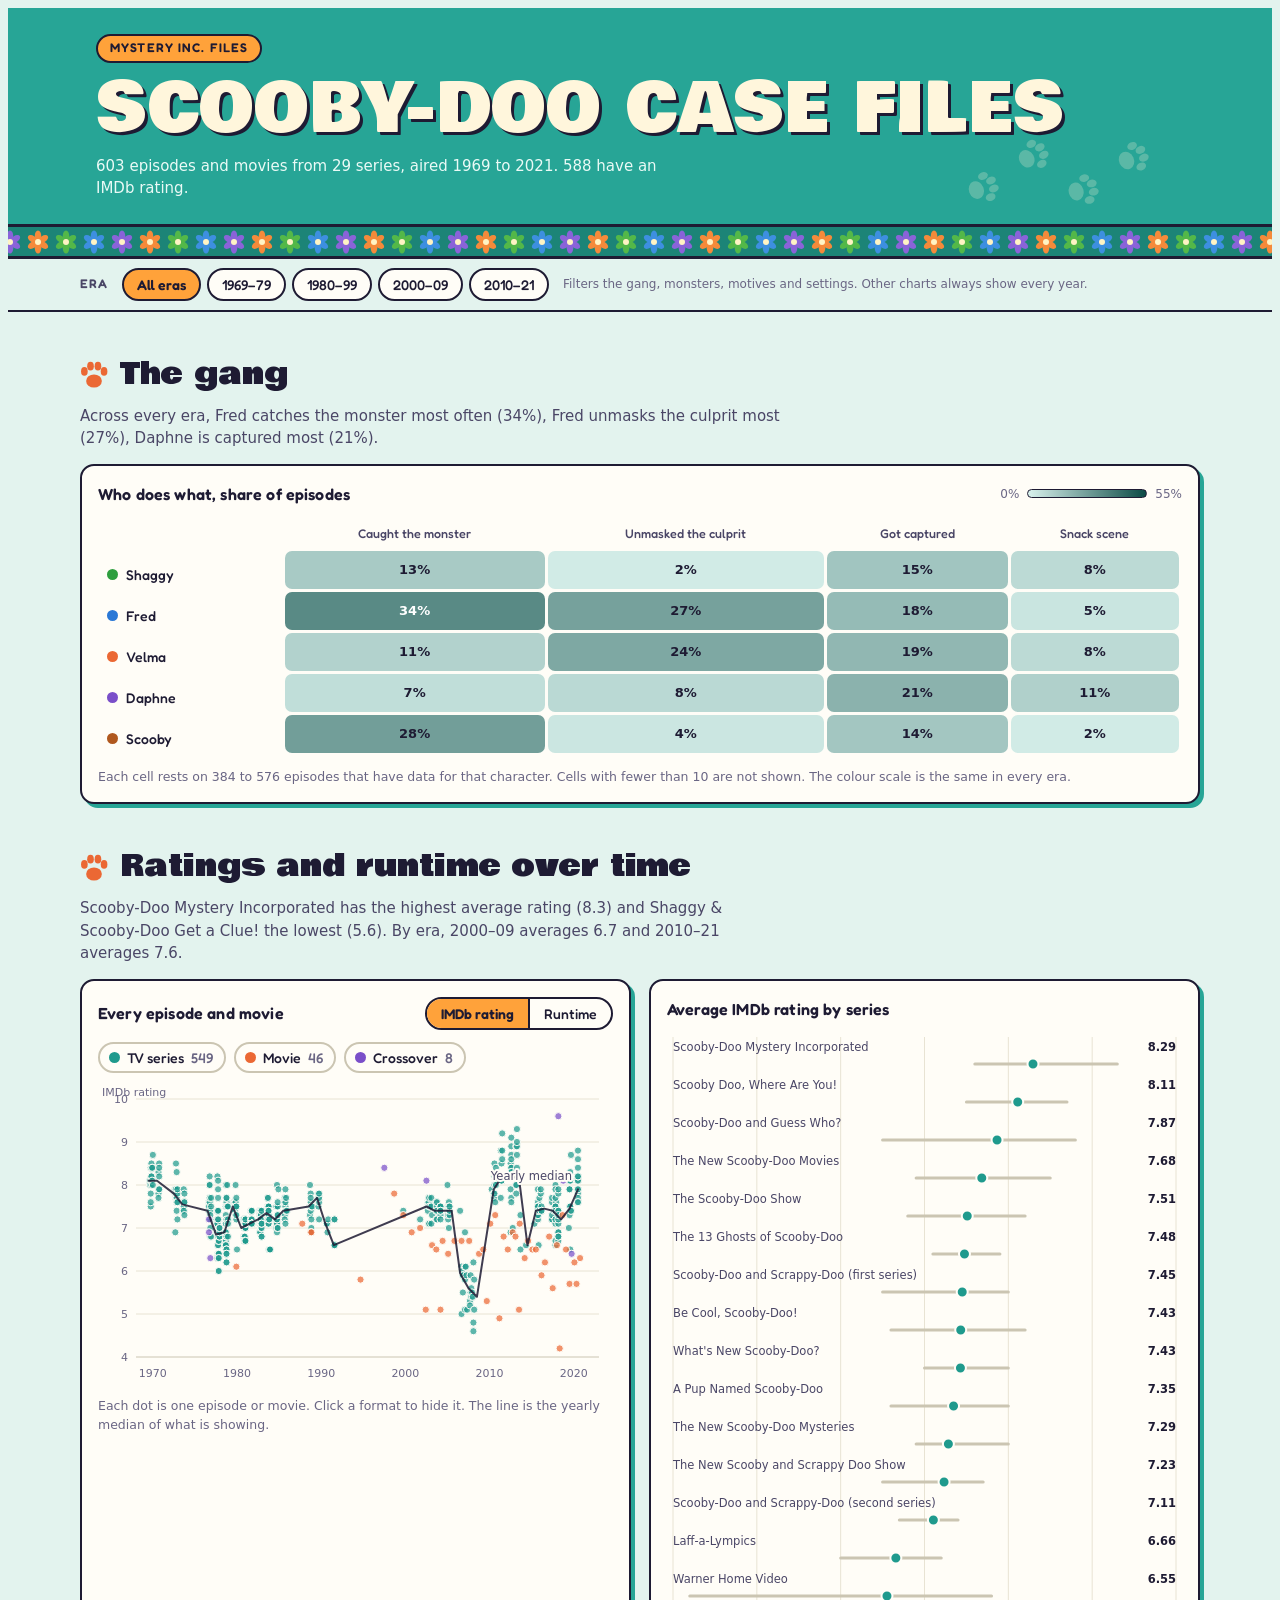
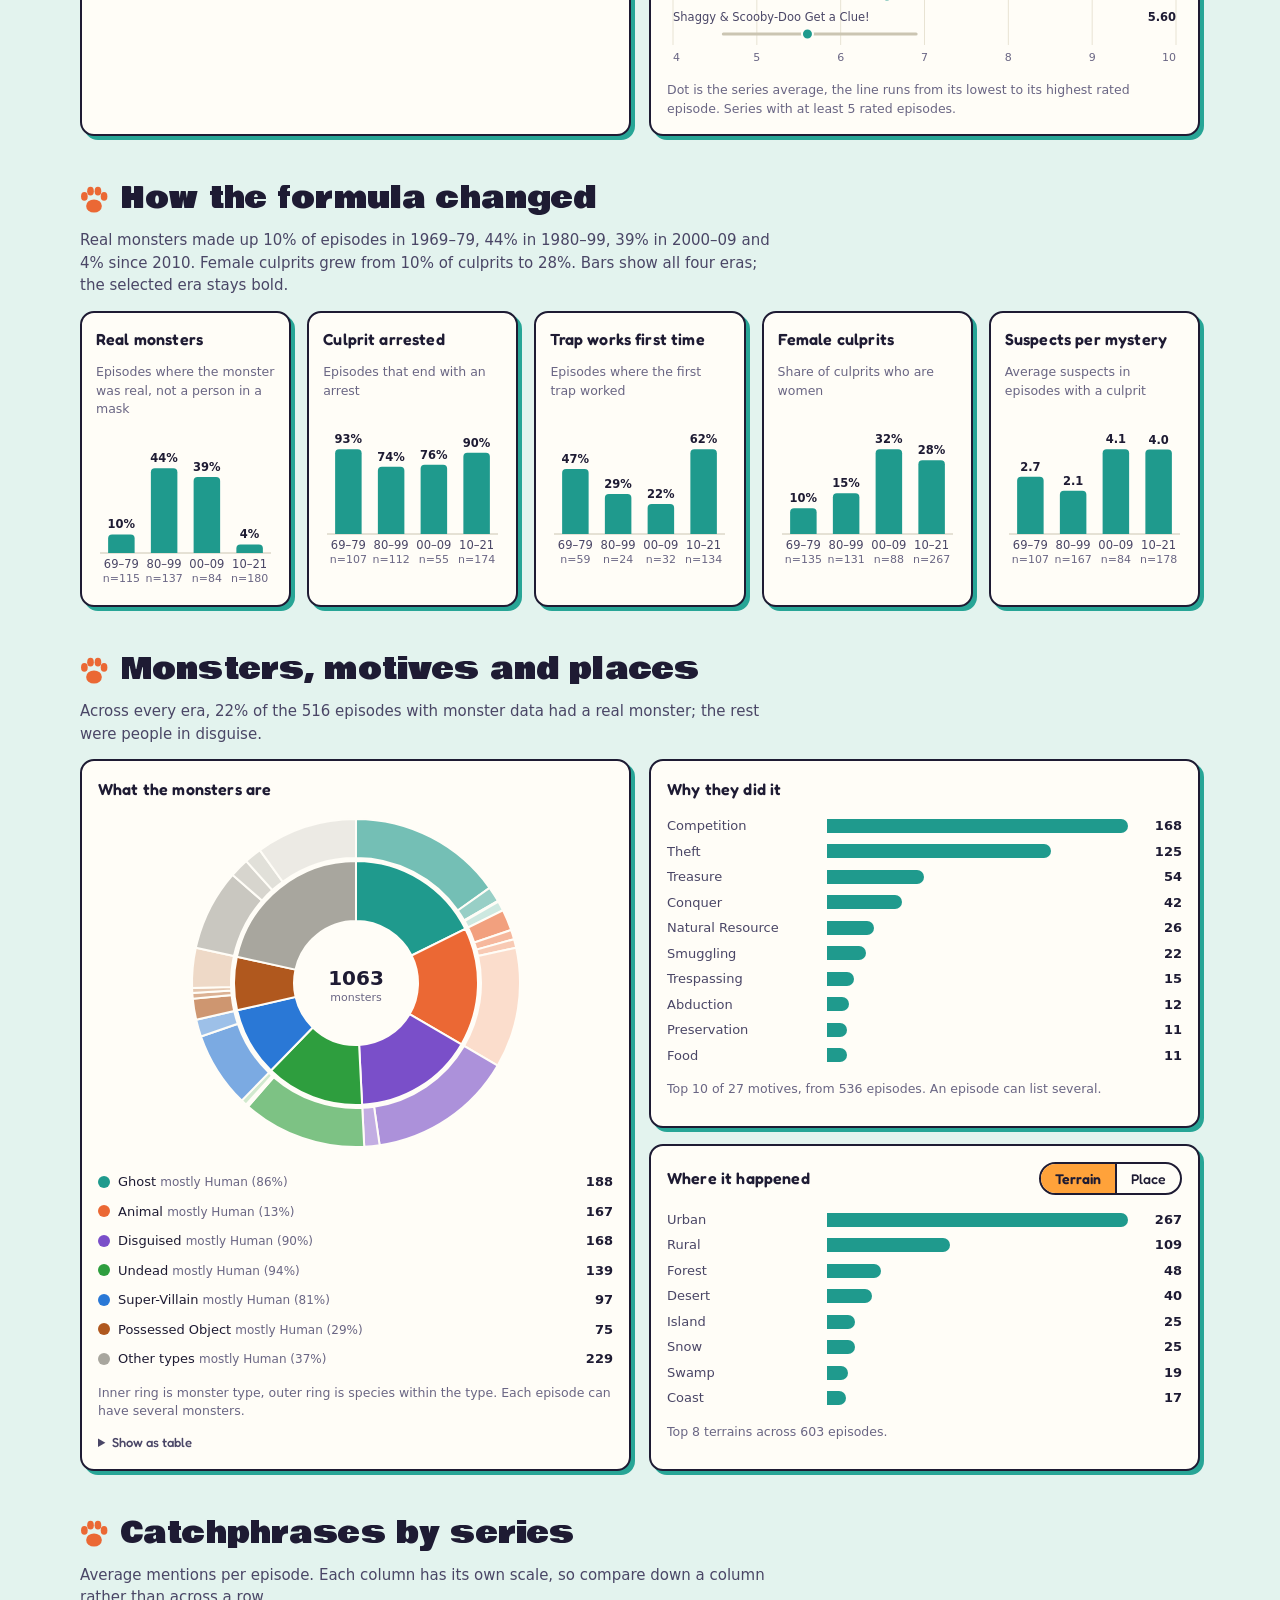
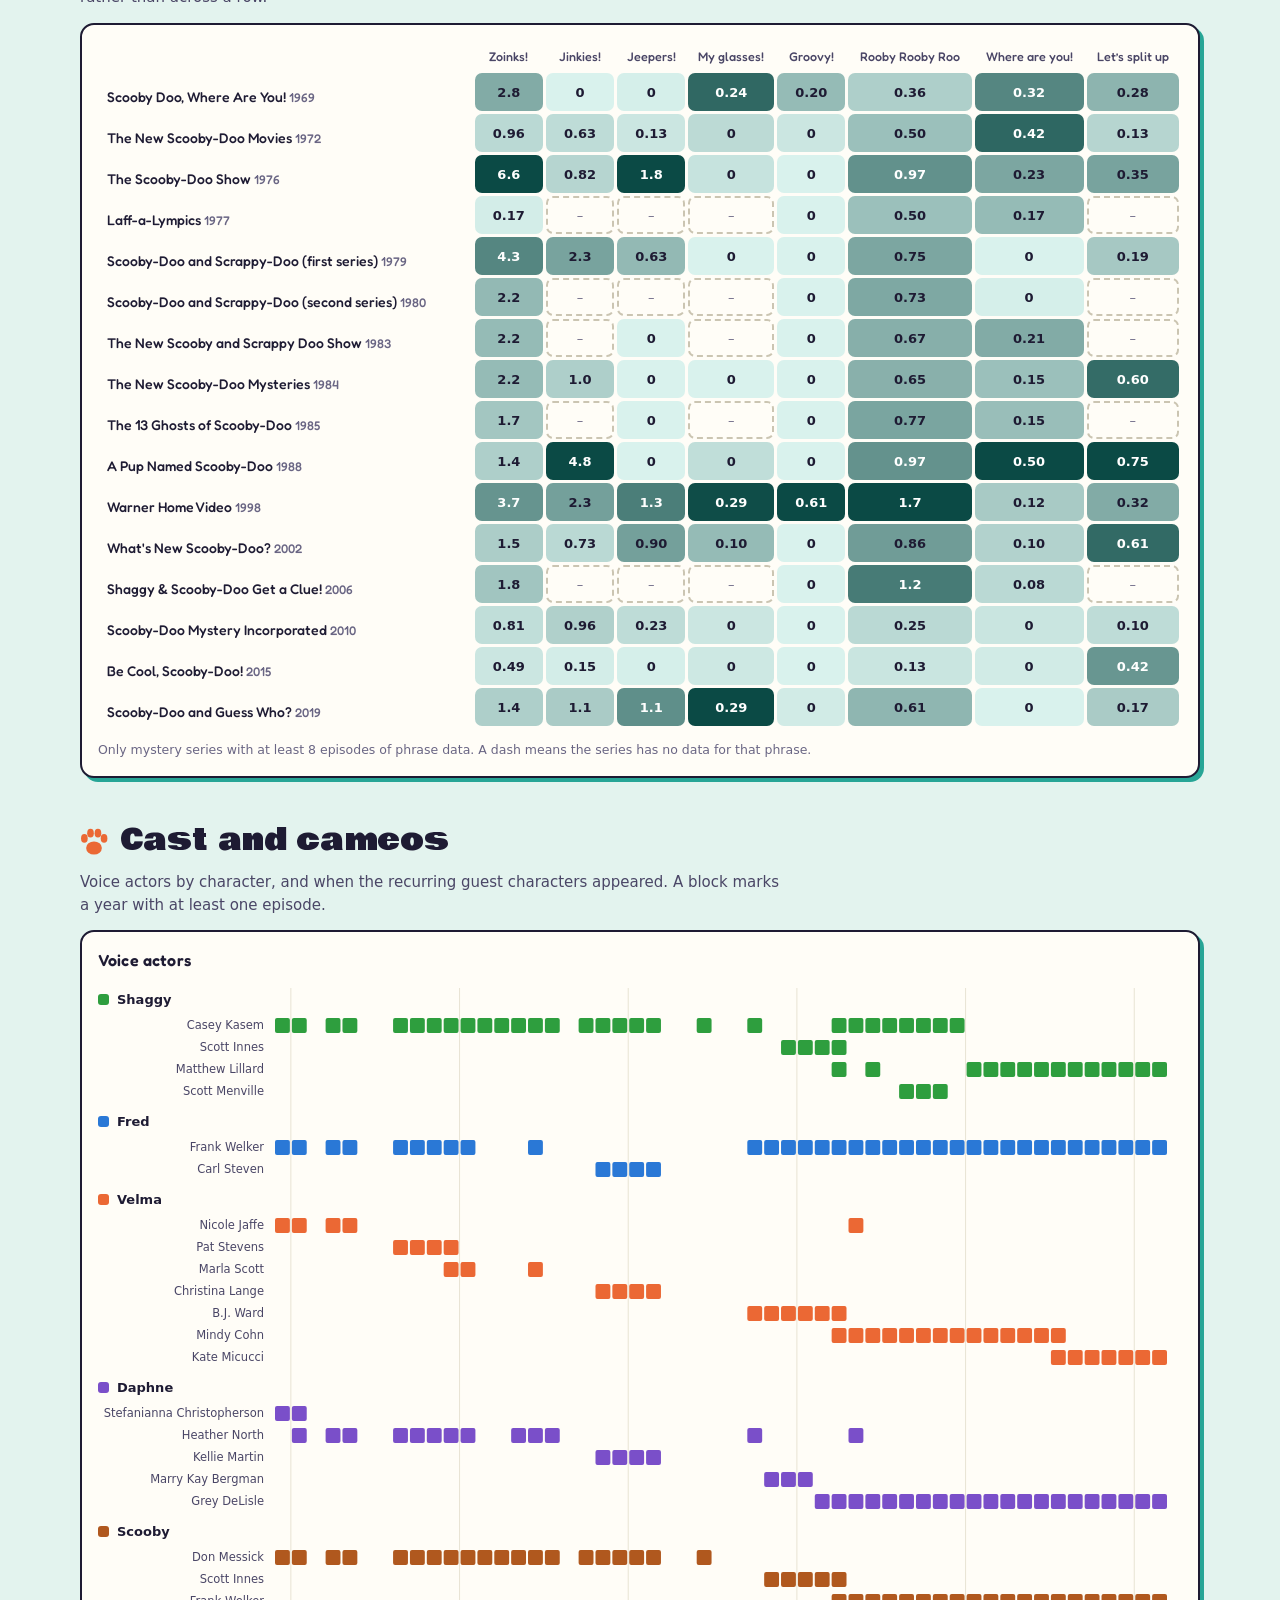
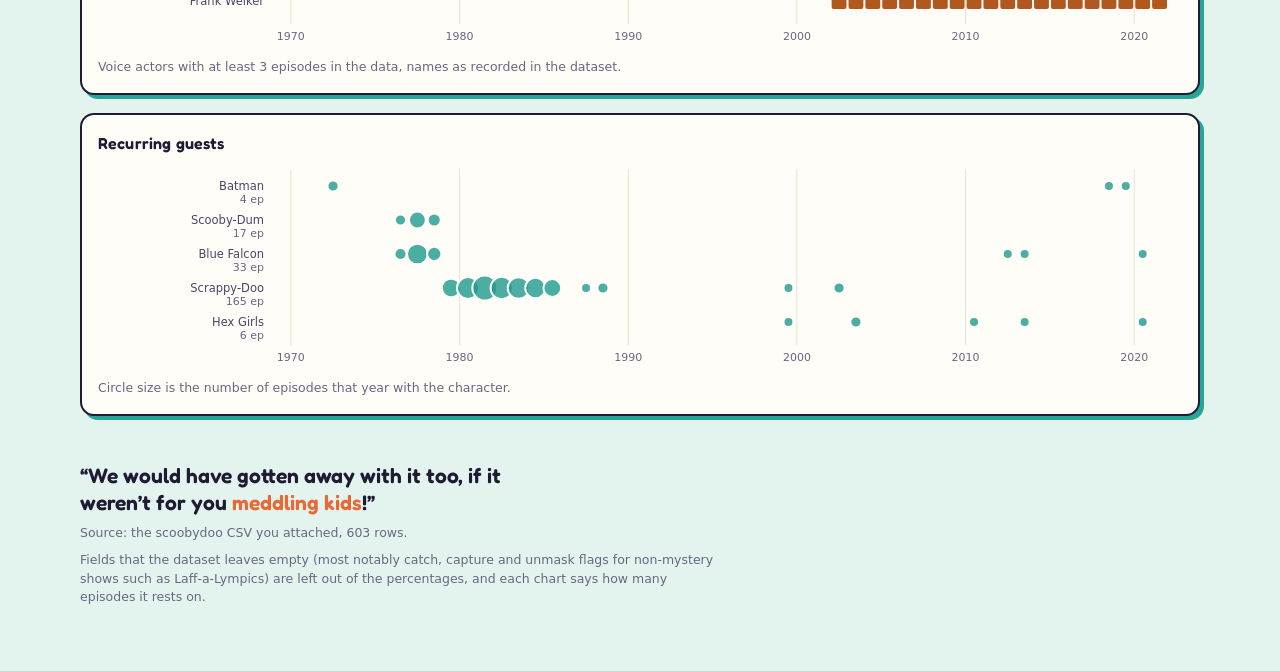
<file: projects/scooby-doo/index.html>
<!doctype html>
<html lang="en">
<head>
<meta charset="utf-8">
<meta name="viewport" content="width=device-width,initial-scale=1">
<title>Scooby-Doo Case Files</title>
<link rel="preconnect" href="https://fonts.googleapis.com">
<link href="https://fonts.googleapis.com/css2?family=Bowlby+One&family=Fredoka:wght@500;600&display=swap" rel="stylesheet">
<style>
/* Layout: Mystery Machine title band with a flower-power strip, then chunky cartoon panels on a pale-mint page.
   Colour roles: teal = van and default single-series mark, orange = highlight, character hues follow each character's outfit.
   Night mode swaps to a graveyard purple. */
:root{
  --bg:#e3f3ee; --surface:#fffdf7; --ink:#1e1b33; --ink2:#4a4666; --muted:#6a6684;
  --grid:#e8e3d3; --axis:#cbc5b2; --line:#1e1b33; --pshadow:#27a596;
  --hero:#27a596; --hero-strip:#1c8477; --hero-ink:#fff6dc; --hero-ink2:#eafaf6; --title-shadow:#1e1b33;
  --hot:#ffa23a; --on-hot:#1e1b33;
  --c-teal:#1f9a8d; --c-orange:#eb6834; --c-purple:#7a4fc9; --c-green:#2e9e3e; --c-blue:#2a78d6; --c-sienna:#b0581e; --other:#a8a69e;
  --seq-lo:#d9f2ed; --seq-hi:#0b4a45; --seq-t-lo:#1e1b33; --seq-t-hi:#ffffff;
  --head:'Bowlby One','Arial Black',system-ui,sans-serif;
  --ui:'Fredoka',system-ui,-apple-system,"Segoe UI",sans-serif;
}
@media (prefers-color-scheme: dark){
  :root:not([data-theme="light"]){
    --bg:#150f26; --surface:#221a38; --ink:#f5f0ff; --ink2:#c9c0e6; --muted:#9a90bd;
    --grid:#332a52; --axis:#463c6b; --line:#4b4175; --pshadow:#0b0716;
    --hero:#0f5f59; --hero-strip:#0b4742; --hero-ink:#fff6dc; --hero-ink2:#d6f1ec; --title-shadow:#0b0716;
    --c-teal:#25a598; --c-orange:#d95926; --c-purple:#8c72de; --c-green:#2f9e44; --c-blue:#3987e5; --c-sienna:#c2703a; --other:#6d6788;
    --seq-lo:#0f3f3b; --seq-hi:#8fe3d6; --seq-t-lo:#ffffff; --seq-t-hi:#0b0716;
    color-scheme:dark;
  }
}
:root[data-theme="dark"]{
  --bg:#150f26; --surface:#221a38; --ink:#f5f0ff; --ink2:#c9c0e6; --muted:#9a90bd;
  --grid:#332a52; --axis:#463c6b; --line:#4b4175; --pshadow:#0b0716;
  --hero:#0f5f59; --hero-strip:#0b4742; --hero-ink:#fff6dc; --hero-ink2:#d6f1ec; --title-shadow:#0b0716;
  --c-teal:#25a598; --c-orange:#d95926; --c-purple:#8c72de; --c-green:#2f9e44; --c-blue:#3987e5; --c-sienna:#c2703a; --other:#6d6788;
  --seq-lo:#0f3f3b; --seq-hi:#8fe3d6; --seq-t-lo:#ffffff; --seq-t-hi:#0b0716;
  color-scheme:dark;
}
*{box-sizing:border-box}
body{background:var(--bg);color:var(--ink);font:14px/1.5 system-ui,-apple-system,"Segoe UI",sans-serif;padding-inline:16px;padding-block:0 56px}
.wrap{max-width:1120px;margin-inline:auto}
button{font:inherit;color:inherit}
h1,h2,h3{margin:0;text-wrap:balance}
h1{font-family:var(--head);font-weight:400;font-size:clamp(34px,7.4vw,68px);line-height:1;letter-spacing:.01em;text-transform:uppercase;color:var(--hero-ink);text-shadow:3px 3px 0 var(--title-shadow)}
h2{font-family:var(--head);font-weight:400;font-size:clamp(22px,3.4vw,30px);line-height:1.1;letter-spacing:.005em;display:flex;align-items:center;gap:12px}
h2::before{content:"";flex:none;width:28px;height:28px;background:url("data:image/svg+xml,%3Csvg%20xmlns='http://www.w3.org/2000/svg'%20viewBox='-16%20-18%2032%2032'%3E%3Cg%20fill='%23eb6834'%3E%3Cellipse%20cx='0'%20cy='6'%20rx='9'%20ry='7.5'/%3E%3Cellipse%20cx='-11'%20cy='-5'%20rx='3.8'%20ry='5'/%3E%3Cellipse%20cx='-4'%20cy='-11'%20rx='3.8'%20ry='5'/%3E%3Cellipse%20cx='4.5'%20cy='-11'%20rx='3.8'%20ry='5'/%3E%3Cellipse%20cx='11.5'%20cy='-5'%20rx='3.8'%20ry='5'/%3E%3C/g%3E%3C/svg%3E") center/contain no-repeat}
h3{font-family:var(--ui);font-size:16px;font-weight:600;letter-spacing:.01em}
.hero{background:var(--hero);margin-inline:-16px;border-bottom:3px solid var(--line)}
.hero-in{max-width:1120px;margin-inline:auto;padding:26px 16px 24px;display:grid;gap:12px;position:relative;overflow:hidden}
.eyebrow{justify-self:start;font-family:var(--ui);font-weight:600;font-size:12.5px;letter-spacing:.09em;text-transform:uppercase;background:var(--hot);color:var(--on-hot);border:2px solid var(--title-shadow);border-radius:999px;padding:3px 12px}
.meta{color:var(--hero-ink2);max-width:60ch;margin:0;font-size:15px}
.paws{position:absolute;right:16px;bottom:6px;width:230px;height:92px;fill:var(--hero-ink);opacity:.24;pointer-events:none}
.flowers{height:32px;background-color:var(--hero-strip);background-image:url("data:image/svg+xml,%3Csvg%20xmlns='http://www.w3.org/2000/svg'%20width='112'%20height='32'%20viewBox='0%200%20112%2032'%3E%3Cg%20transform='translate%2814%2016%29'%3E%3Cg%20fill='%23f58a3a'%3E%3Cellipse%20cx='0'%20cy='-6.2'%20rx='3.2'%20ry='5.2'%20transform='rotate%280%29'/%3E%3Cellipse%20cx='0'%20cy='-6.2'%20rx='3.2'%20ry='5.2'%20transform='rotate%2860%29'/%3E%3Cellipse%20cx='0'%20cy='-6.2'%20rx='3.2'%20ry='5.2'%20transform='rotate%28120%29'/%3E%3Cellipse%20cx='0'%20cy='-6.2'%20rx='3.2'%20ry='5.2'%20transform='rotate%28180%29'/%3E%3Cellipse%20cx='0'%20cy='-6.2'%20rx='3.2'%20ry='5.2'%20transform='rotate%28240%29'/%3E%3Cellipse%20cx='0'%20cy='-6.2'%20rx='3.2'%20ry='5.2'%20transform='rotate%28300%29'/%3E%3C/g%3E%3Ccircle%20r='3'%20fill='%23fff3c4'/%3E%3C/g%3E%3Cg%20transform='translate%2842%2016%29'%3E%3Cg%20fill='%2353b848'%3E%3Cellipse%20cx='0'%20cy='-6.2'%20rx='3.2'%20ry='5.2'%20transform='rotate%280%29'/%3E%3Cellipse%20cx='0'%20cy='-6.2'%20rx='3.2'%20ry='5.2'%20transform='rotate%2860%29'/%3E%3Cellipse%20cx='0'%20cy='-6.2'%20rx='3.2'%20ry='5.2'%20transform='rotate%28120%29'/%3E%3Cellipse%20cx='0'%20cy='-6.2'%20rx='3.2'%20ry='5.2'%20transform='rotate%28180%29'/%3E%3Cellipse%20cx='0'%20cy='-6.2'%20rx='3.2'%20ry='5.2'%20transform='rotate%28240%29'/%3E%3Cellipse%20cx='0'%20cy='-6.2'%20rx='3.2'%20ry='5.2'%20transform='rotate%28300%29'/%3E%3C/g%3E%3Ccircle%20r='3'%20fill='%23fff3c4'/%3E%3C/g%3E%3Cg%20transform='translate%2870%2016%29'%3E%3Cg%20fill='%233d8fe0'%3E%3Cellipse%20cx='0'%20cy='-6.2'%20rx='3.2'%20ry='5.2'%20transform='rotate%280%29'/%3E%3Cellipse%20cx='0'%20cy='-6.2'%20rx='3.2'%20ry='5.2'%20transform='rotate%2860%29'/%3E%3Cellipse%20cx='0'%20cy='-6.2'%20rx='3.2'%20ry='5.2'%20transform='rotate%28120%29'/%3E%3Cellipse%20cx='0'%20cy='-6.2'%20rx='3.2'%20ry='5.2'%20transform='rotate%28180%29'/%3E%3Cellipse%20cx='0'%20cy='-6.2'%20rx='3.2'%20ry='5.2'%20transform='rotate%28240%29'/%3E%3Cellipse%20cx='0'%20cy='-6.2'%20rx='3.2'%20ry='5.2'%20transform='rotate%28300%29'/%3E%3C/g%3E%3Ccircle%20r='3'%20fill='%23fff3c4'/%3E%3C/g%3E%3Cg%20transform='translate%2898%2016%29'%3E%3Cg%20fill='%238a63d9'%3E%3Cellipse%20cx='0'%20cy='-6.2'%20rx='3.2'%20ry='5.2'%20transform='rotate%280%29'/%3E%3Cellipse%20cx='0'%20cy='-6.2'%20rx='3.2'%20ry='5.2'%20transform='rotate%2860%29'/%3E%3Cellipse%20cx='0'%20cy='-6.2'%20rx='3.2'%20ry='5.2'%20transform='rotate%28120%29'/%3E%3Cellipse%20cx='0'%20cy='-6.2'%20rx='3.2'%20ry='5.2'%20transform='rotate%28180%29'/%3E%3Cellipse%20cx='0'%20cy='-6.2'%20rx='3.2'%20ry='5.2'%20transform='rotate%28240%29'/%3E%3Cellipse%20cx='0'%20cy='-6.2'%20rx='3.2'%20ry='5.2'%20transform='rotate%28300%29'/%3E%3C/g%3E%3Ccircle%20r='3'%20fill='%23fff3c4'/%3E%3C/g%3E%3C/svg%3E");background-repeat:repeat-x;background-position:center;border-top:3px solid var(--line)}
.filterbar{position:sticky;top:env(safe-area-inset-top,0px);z-index:20;background:var(--bg);border-bottom:2px solid var(--line);margin-inline:-16px;padding:9px 16px}
.filterbar .in{max-width:1120px;margin-inline:auto;display:flex;flex-wrap:wrap;gap:8px 14px;align-items:center}
.lbl{font-family:var(--ui);font-weight:600;color:var(--ink2);font-size:12.5px;text-transform:uppercase;letter-spacing:.08em}
.chips{display:flex;flex-wrap:wrap;gap:6px}
.chip{font-family:var(--ui);font-weight:500;padding:4px 13px;border-radius:999px;border:2px solid var(--line);background:var(--surface);color:var(--ink);cursor:pointer}
.chip[aria-pressed="true"]{background:var(--hot);color:var(--on-hot);border-color:var(--title-shadow);font-weight:600}
.chip:focus-visible,.seg button:focus-visible,.lgbtn:focus-visible{outline:3px solid var(--c-blue);outline-offset:2px}
.scope{color:var(--muted);font-size:12px}
section{margin-top:46px;display:grid;gap:14px}
.lede{color:var(--ink2);max-width:74ch;margin:0;font-size:15px}
.grid2{display:grid;gap:18px;grid-template-columns:repeat(auto-fit,minmax(min(100%,460px),1fr))}
.panel{background:var(--surface);border:2px solid var(--line);border-radius:14px;box-shadow:4px 4px 0 var(--pshadow);padding:16px;min-width:0;display:grid;gap:12px;align-content:start}
.ph{display:flex;flex-wrap:wrap;gap:8px 14px;justify-content:space-between;align-items:center}
.sub{color:var(--muted);font-size:12.5px;margin:0}
.seg{display:inline-flex;border:2px solid var(--line);border-radius:999px;overflow:hidden;background:var(--surface)}
.seg button{font-family:var(--ui);font-weight:500;background:transparent;border:0;padding:4px 14px;cursor:pointer;color:var(--ink)}
.seg button+button{border-left:2px solid var(--line)}
.seg button[aria-pressed="true"]{background:var(--hot);color:var(--on-hot);font-weight:600}
.legend{display:flex;flex-wrap:wrap;gap:6px 8px}
.lgbtn{font-family:var(--ui);font-weight:500;display:inline-flex;align-items:center;gap:7px;padding:3px 11px 3px 9px;border:2px solid var(--axis);border-radius:999px;background:transparent;cursor:pointer;color:var(--ink)}
.lgbtn i{width:11px;height:11px;border-radius:50%;display:block}
.lgbtn[aria-pressed="false"]{opacity:.45}
.lgbtn .c{color:var(--muted);font-variant-numeric:tabular-nums}
svg{display:block;max-width:100%;overflow:visible}
svg text{font-family:inherit}
.t{fill:var(--muted);font-size:11px}
.t2{fill:var(--ink2);font-size:11.5px}
.tv{fill:var(--ink);font-size:11.5px;font-weight:600}
.halo{paint-order:stroke;stroke:var(--surface);stroke-width:4px;stroke-linejoin:round}
.scroll{overflow-x:auto;min-width:0}
table.heat{border-collapse:separate;border-spacing:3px;width:100%;min-width:520px;font-variant-numeric:tabular-nums}
table.heat th{font-family:var(--ui);font-weight:500;color:var(--ink2);font-size:12.5px;text-align:center;padding:4px 6px;vertical-align:bottom}
table.heat th.rh{text-align:left;font-size:14px;white-space:nowrap;padding-right:12px;color:var(--ink)}
table.heat td{text-align:center;height:38px;border-radius:7px;font-size:13px;min-width:62px;font-weight:600}
table.heat td.na{color:var(--muted);background:transparent;border:2px dashed var(--axis);font-weight:400}
.rh i{display:inline-block;width:11px;height:11px;border-radius:50%;margin-right:8px}
.ramp{display:flex;align-items:center;gap:8px;color:var(--muted);font-size:12px}
.ramp b{display:block;height:9px;width:120px;border-radius:5px;background:linear-gradient(90deg,var(--seq-lo),var(--seq-hi));border:1.5px solid var(--line)}
.mini{display:grid;gap:16px;grid-template-columns:repeat(auto-fit,minmax(min(100%,210px),1fr))}
.mini .panel{padding:14px}
.hb{display:grid;grid-template-columns:minmax(84px,150px) 1fr 44px;gap:10px;align-items:center;padding-block:3px;font-size:13px}
.hb-l{color:var(--ink2);overflow-wrap:anywhere}
.hb-t{height:14px;display:block}
.hb-b{display:block;height:14px;border-radius:0 7px 7px 0;min-width:2px}
.hb-v{text-align:right;color:var(--ink);font-variant-numeric:tabular-nums;font-weight:600}
.sun{display:grid;gap:16px;grid-template-columns:repeat(auto-fit,minmax(min(100%,250px),1fr));align-items:center}
.lg{display:grid;gap:4px}
.lg .r{display:grid;grid-template-columns:12px 1fr auto;gap:8px;align-items:center;padding:3px 0;font-size:13px;cursor:default}
.lg .r i{width:12px;height:12px;border-radius:50%;display:block}
.lg .r .m{color:var(--muted);font-size:12px}
.lg .r .n{font-variant-numeric:tabular-nums;font-weight:600}
details{font-size:13px;color:var(--ink2)}
details summary{cursor:pointer;color:var(--ink2);font-family:var(--ui);font-weight:500}
table.plain{border-collapse:collapse;width:100%;margin-top:8px;font-variant-numeric:tabular-nums}
table.plain th,table.plain td{text-align:left;padding:5px 8px;border-bottom:1px solid var(--grid)}
table.plain td.n,table.plain th.n{text-align:right}
#tip{position:fixed;z-index:60;pointer-events:none;background:var(--ink);color:var(--surface);padding:8px 11px;border-radius:10px;font-size:12px;line-height:1.45;max-width:270px;box-shadow:3px 3px 0 var(--pshadow)}
#tip b{display:block;font-weight:650}
#tip span{display:block;opacity:.86}
.foot{margin-top:46px;color:var(--muted);font-size:12.5px;max-width:80ch;display:grid;gap:8px}
.quote{font-family:var(--ui);font-weight:600;font-size:clamp(17px,2.6vw,21px);line-height:1.3;color:var(--ink);max-width:40ch}
.quote span{color:var(--c-orange)}
@media (max-width:620px){.paws{display:none}}
@media (prefers-reduced-motion: no-preference){ .hb-b{transition:width .25s ease} }
</style>

</head>
<body>
<header class="hero">
  <div class="hero-in">
    <span class="eyebrow">Mystery Inc. files</span>
    <h1>Scooby-Doo Case Files</h1>
    <p class="meta" id="meta"></p>
    <svg class="paws" viewBox="0 0 230 92" aria-hidden="true"><g transform='translate(28 62) rotate(70)'><ellipse cx='0' cy='6' rx='9' ry='7.5'/><ellipse cx='-11' cy='-5' rx='3.8' ry='5'/><ellipse cx='-4' cy='-11' rx='3.8' ry='5'/><ellipse cx='4.5' cy='-11' rx='3.8' ry='5'/><ellipse cx='11.5' cy='-5' rx='3.8' ry='5'/></g><g transform='translate(78 30) rotate(62)'><ellipse cx='0' cy='6' rx='9' ry='7.5'/><ellipse cx='-11' cy='-5' rx='3.8' ry='5'/><ellipse cx='-4' cy='-11' rx='3.8' ry='5'/><ellipse cx='4.5' cy='-11' rx='3.8' ry='5'/><ellipse cx='11.5' cy='-5' rx='3.8' ry='5'/></g><g transform='translate(128 64) rotate(76)'><ellipse cx='0' cy='6' rx='9' ry='7.5'/><ellipse cx='-11' cy='-5' rx='3.8' ry='5'/><ellipse cx='-4' cy='-11' rx='3.8' ry='5'/><ellipse cx='4.5' cy='-11' rx='3.8' ry='5'/><ellipse cx='11.5' cy='-5' rx='3.8' ry='5'/></g><g transform='translate(178 32) rotate(66)'><ellipse cx='0' cy='6' rx='9' ry='7.5'/><ellipse cx='-11' cy='-5' rx='3.8' ry='5'/><ellipse cx='-4' cy='-11' rx='3.8' ry='5'/><ellipse cx='4.5' cy='-11' rx='3.8' ry='5'/><ellipse cx='11.5' cy='-5' rx='3.8' ry='5'/></g></svg>
  </div>
  <div class="flowers" aria-hidden="true"></div>
</header>

<div class="filterbar"><div class="in">
  <span class="lbl">Era</span>
  <div class="chips" id="era" role="group" aria-label="Filter by era"></div>
  <span class="scope">Filters the gang, monsters, motives and settings. Other charts always show every year.</span>
</div></div>

<div class="wrap">

<section id="gang">
  <h2>The gang</h2>
  <p class="lede" id="gangNote"></p>
  <div class="panel">
    <div class="ph">
      <h3>Who does what, share of episodes</h3>
      <div class="ramp"><span>0%</span><b></b><span id="rampMax"></span></div>
    </div>
    <div class="scroll"><table class="heat" id="gangTable"></table></div>
    <p class="sub" id="gangN"></p>
  </div>
</section>

<section id="ratings">
  <h2>Ratings and runtime over time</h2>
  <p class="lede" id="ratingsNote"></p>
  <div class="grid2">
    <div class="panel">
      <div class="ph">
        <h3>Every episode and movie</h3>
        <div class="seg" id="metric" role="group" aria-label="Metric"><button data-m="i" aria-pressed="true">IMDb rating</button><button data-m="r" aria-pressed="false">Runtime</button></div>
      </div>
      <div class="legend" id="fmtLegend"></div>
      <div id="scatter"></div>
      <p class="sub">Each dot is one episode or movie. Click a format to hide it. The line is the yearly median of what is showing.</p>
    </div>
    <div class="panel">
      <h3>Average IMDb rating by series</h3>
      <div id="series"></div>
      <p class="sub">Dot is the series average, the line runs from its lowest to its highest rated episode. Series with at least 5 rated episodes.</p>
    </div>
  </div>
</section>

<section id="formula">
  <h2>How the formula changed</h2>
  <p class="lede" id="formulaNote"></p>
  <div class="mini" id="mini"></div>
</section>

<section id="monsters">
  <h2>Monsters, motives and places</h2>
  <p class="lede" id="monNote"></p>
  <div class="grid2">
    <div class="panel">
      <h3>What the monsters are</h3>
      <div class="sun">
        <div id="sunburst"></div>
        <div class="lg" id="sunLegend"></div>
      </div>
      <p class="sub">Inner ring is monster type, outer ring is species within the type. Each episode can have several monsters.</p>
      <details><summary>Show as table</summary><div class="scroll" id="sunTable"></div></details>
    </div>
    <div style="display:grid;gap:16px;min-width:0">
      <div class="panel">
        <h3>Why they did it</h3>
        <div id="motives"></div>
        <p class="sub" id="motiveNote"></p>
      </div>
      <div class="panel">
        <div class="ph">
          <h3>Where it happened</h3>
          <div class="seg" id="placeSeg" role="group" aria-label="Setting view"><button data-p="te" aria-pressed="true">Terrain</button><button data-p="pl" aria-pressed="false">Place</button></div>
        </div>
        <div id="places"></div>
        <p class="sub" id="placeNote"></p>
      </div>
    </div>
  </div>
</section>

<section id="phrases">
  <h2>Catchphrases by series</h2>
  <p class="lede">Average mentions per episode. Each column has its own scale, so compare down a column rather than across a row.</p>
  <div class="panel">
    <div class="scroll"><table class="heat" id="phraseTable" style="min-width:680px"></table></div>
    <p class="sub">Only mystery series with at least 8 episodes of phrase data. A dash means the series has no data for that phrase.</p>
  </div>
</section>

<section id="cast">
  <h2>Cast and cameos</h2>
  <p class="lede">Voice actors by character, and when the recurring guest characters appeared. A block marks a year with at least one episode.</p>
  <div class="grid2" style="grid-template-columns:minmax(0,1fr)">
    <div class="panel">
      <h3>Voice actors</h3>
      <div class="scroll" id="va"></div>
      <p class="sub">Voice actors with at least 3 episodes in the data, names as recorded in the dataset.</p>
    </div>
    <div class="panel">
      <h3>Recurring guests</h3>
      <div class="scroll" id="cam"></div>
      <p class="sub">Circle size is the number of episodes that year with the character.</p>
    </div>
  </div>
</section>

<div class="foot">
  <span class="quote">“We would have gotten away with it too, if it weren’t for you <span>meddling kids</span>!”</span>
  <span id="footN"></span>
  <span>Fields that the dataset leaves empty (most notably catch, capture and unmask flags for non-mystery shows such as Laff-a-Lympics) are left out of the percentages, and each chart says how many episodes it rests on.</span>
</div>
</div>

<div id="tip" hidden></div>

<script>
(function(){
'use strict';
var D = [{"t":"What a Night for a Knight","s":"Scooby Doo, Where Are You!","d":"1969-09-13","y":1969,"yf":1969.67,"f":"TV","seg":0,"i":8.1,"r":21,"real":0,"mt":["Possessed Object"],"ms":["Object"],"mo":["Theft"],"cg":["M"],"ar":1,"tr":null,"su":2,"ca":[0,0,0,1,1],"cp":[0,0,0,0,0],"un":[0,0,0,0,1],"sn":[1,0,0,0,0],"ph":[1,0,0,1,0,1,0,1],"cam":[0,0,0,0,0],"va":["Frank Welker","Stefanianna Christopherson","Nicole Jaffe","Casey Kasem","Don Messick"],"te":"Urban","pl":"United States"},{"t":"A Clue for Scooby Doo","s":"Scooby Doo, Where Are You!","d":"1969-09-20","y":1969,"yf":1969.67,"f":"TV","seg":0,"i":8.1,"r":22,"real":0,"mt":["Ghost"],"ms":["Human"],"mo":["Theft"],"cg":["M"],"ar":1,"tr":0,"su":2,"ca":[0,0,0,1,0],"cp":[1,1,1,0,0],"un":[1,0,0,0,0],"sn":[0,0,1,0,0],"ph":[3,0,0,0,0,0,1,0],"cam":[0,0,0,0,0],"va":["Frank Welker","Stefanianna Christopherson","Nicole Jaffe","Casey Kasem","Don Messick"],"te":"Coast","pl":"United States"},{"t":"Hassle in the Castle","s":"Scooby Doo, Where Are You!","d":"1969-09-27","y":1969,"yf":1969.67,"f":"TV","seg":0,"i":8,"r":21,"real":0,"mt":["Ghost"],"ms":["Human"],"mo":["Treasure"],"cg":["M"],"ar":1,"tr":0,"su":0,"ca":[0,0,0,0,1],"cp":[0,0,0,0,0],"un":[1,0,0,0,0],"sn":[1,0,0,0,0],"ph":[1,0,0,0,2,0,0,0],"cam":[0,0,0,0,0],"va":["Frank Welker","Stefanianna Christopherson","Nicole Jaffe","Casey Kasem","Don Messick"],"te":"Island","pl":"United States"},{"t":"Mine Your Own Business","s":"Scooby Doo, Where Are You!","d":"1969-10-04","y":1969,"yf":1969.75,"f":"TV","seg":0,"i":7.8,"r":21,"real":0,"mt":["Ancient"],"ms":["Human"],"mo":["Natural Resource"],"cg":["M"],"ar":1,"tr":1,"su":2,"ca":[1,0,0,0,0],"cp":[0,0,0,0,0],"un":[1,0,0,0,0],"sn":[0,1,0,0,0],"ph":[2,0,0,0,1,0,0,1],"cam":[0,0,0,0,0],"va":["Frank Welker","Stefanianna Christopherson","Nicole Jaffe","Casey Kasem","Don Messick"],"te":"Cave","pl":"California"},{"t":"Decoy for a Dognapper","s":"Scooby Doo, Where Are You!","d":"1969-10-11","y":1969,"yf":1969.75,"f":"TV","seg":0,"i":7.5,"r":21,"real":0,"mt":["Ancient"],"ms":["Human"],"mo":["Competition"],"cg":["M"],"ar":1,"tr":null,"su":1,"ca":[0,0,0,0,1],"cp":[0,0,0,0,1],"un":[0,0,0,0,1],"sn":[0,1,0,0,0],"ph":[0,0,0,1,0,0,1,0],"cam":[0,0,0,0,0],"va":["Frank Welker","Stefanianna Christopherson","Nicole Jaffe","Casey Kasem","Don Messick"],"te":"Desert","pl":"United States"},{"t":"What the Hex Going On?","s":"Scooby Doo, Where Are You!","d":"1969-10-18","y":1969,"yf":1969.75,"f":"TV","seg":0,"i":8.4,"r":21,"real":0,"mt":["Ghost"],"ms":["Human"],"mo":["Extortion"],"cg":["M"],"ar":1,"tr":1,"su":2,"ca":[1,0,0,0,0],"cp":[0,0,0,0,0],"un":[1,0,0,0,0],"sn":[1,0,0,0,0],"ph":[2,0,1,0,0,1,0,0],"cam":[0,0,0,0,0],"va":["Frank Welker","Stefanianna Christopherson","Nicole Jaffe","Casey Kasem","Don Messick"],"te":"Urban","pl":"United States"},{"t":"Never Ape an Ape Man","s":"Scooby Doo, Where Are You!","d":"1969-10-25","y":1969,"yf":1969.75,"f":"TV","seg":0,"i":7.6,"r":21,"real":0,"mt":["Animal"],"ms":["Ape"],"mo":["Competition"],"cg":["M"],"ar":1,"tr":0,"su":1,"ca":[1,0,0,0,0],"cp":[0,0,0,0,0],"un":[0,0,0,1,0],"sn":[0,0,1,0,0],"ph":[1,0,0,0,1,1,0,1],"cam":[0,0,0,0,0],"va":["Frank Welker","Stefanianna Christopherson","Nicole Jaffe","Casey Kasem","Don Messick"],"te":"Desert","pl":"United States"},{"t":"Foul Play in Funland","s":"Scooby Doo, Where Are You!","d":"1969-11-01","y":1969,"yf":1969.83,"f":"TV","seg":0,"i":8.2,"r":21,"real":0,"mt":["Mechanical"],"ms":["Robot"],"mo":["Safety"],"cg":["F"],"ar":0,"tr":0,"su":2,"ca":[0,0,0,0,0],"cp":[0,0,0,0,0],"un":[0,0,0,0,0],"sn":[0,0,0,0,0],"ph":[0,0,0,1,0,1,1,0],"cam":[0,0,0,0,0],"va":["Frank Welker","Stefanianna Christopherson","Nicole Jaffe","Casey Kasem","Don Messick"],"te":"Urban","pl":"United States"},{"t":"The Backstage Rage","s":"Scooby Doo, Where Are You!","d":"1969-11-08","y":1969,"yf":1969.83,"f":"TV","seg":0,"i":8.1,"r":21,"real":0,"mt":["Ghost"],"ms":["Human"],"mo":["Counterfeit"],"cg":["M"],"ar":1,"tr":null,"su":1,"ca":[0,0,0,1,0],"cp":[0,0,0,0,0],"un":[0,0,0,0,0],"sn":[0,1,0,0,0],"ph":[0,0,0,0,0,1,0,0],"cam":[0,0,0,0,0],"va":["Frank Welker","Stefanianna Christopherson","Nicole Jaffe","Casey Kasem","Don Messick"],"te":"Urban","pl":"United States"},{"t":"Bedlam in the Big Top","s":"Scooby Doo, Where Are You!","d":"1969-11-15","y":1969,"yf":1969.83,"f":"TV","seg":0,"i":8,"r":21,"real":0,"mt":["Ghost"],"ms":["Human"],"mo":["Competition"],"cg":["M"],"ar":1,"tr":0,"su":1,"ca":[0,0,0,1,1],"cp":[0,1,0,1,1],"un":[0,0,0,0,0],"sn":[0,0,0,0,0],"ph":[0,0,0,0,0,0,2,0],"cam":[0,0,0,0,0],"va":["Frank Welker","Stefanianna Christopherson","Nicole Jaffe","Casey Kasem","Don Messick"],"te":"Forest","pl":"United States"},{"t":"A Gaggle of Galloping Ghosts","s":"Scooby Doo, Where Are You!","d":"1969-11-22","y":1969,"yf":1969.83,"f":"TV","seg":0,"i":8.5,"r":21,"real":0,"mt":["Animal","Undead","Undead"],"ms":["Human","Human","Human"],"mo":["Treasure"],"cg":["M"],"ar":1,"tr":0,"su":1,"ca":[0,0,0,0,1],"cp":[0,1,0,0,0],"un":[0,0,0,0,0],"sn":[0,0,0,0,0],"ph":[0,0,0,1,0,1,0,0],"cam":[0,0,0,0,0],"va":["Frank Welker","Stefanianna Christopherson","Nicole Jaffe","Casey Kasem","Don Messick"],"te":"Forest","pl":"United States"},{"t":"Scooby-Doo and a Mummy, Too","s":"Scooby Doo, Where Are You!","d":"1969-11-29","y":1969,"yf":1969.83,"f":"TV","seg":0,"i":8.2,"r":21,"real":0,"mt":["Undead"],"ms":["Human"],"mo":["Theft"],"cg":["M"],"ar":1,"tr":null,"su":1,"ca":[0,0,0,0,1],"cp":[0,0,0,0,1],"un":[1,0,0,0,0],"sn":[0,0,0,1,0],"ph":[6,0,0,0,1,3,0,1],"cam":[0,0,0,0,0],"va":["Frank Welker","Stefanianna Christopherson","Nicole Jaffe","Casey Kasem","Don Messick"],"te":"Urban","pl":"United States"},{"t":"Which Witch is Which","s":"Scooby Doo, Where Are You!","d":"1969-12-06","y":1969,"yf":1969.92,"f":"TV","seg":0,"i":8.4,"r":21,"real":0,"mt":["Undead","Magician"],"ms":["Human","Human"],"mo":["Theft"],"cg":["M","M"],"ar":1,"tr":1,"su":2,"ca":[1,0,0,0,0],"cp":[0,1,0,0,0],"un":[0,0,1,0,0],"sn":[0,0,0,0,0],"ph":[3,0,0,0,0,0,0,0],"cam":[0,0,0,0,0],"va":["Frank Welker","Stefanianna Christopherson","Nicole Jaffe","Casey Kasem","Don Messick"],"te":"Swamp","pl":"United States"},{"t":"Go Away Ghost Ship","s":"Scooby Doo, Where Are You!","d":"1969-12-13","y":1969,"yf":1969.92,"f":"TV","seg":0,"i":8.1,"r":22,"real":0,"mt":["Ghost"],"ms":["Human"],"mo":["Theft"],"cg":["M"],"ar":1,"tr":null,"su":2,"ca":[0,0,0,1,1],"cp":[1,1,1,1,1],"un":[0,0,1,0,0],"sn":[0,0,0,0,0],"ph":[5,0,0,0,0,0,1,0],"cam":[0,0,0,0,0],"va":["Frank Welker","Stefanianna Christopherson","Nicole Jaffe","Casey Kasem","Don Messick"],"te":"Ocean","pl":"United States"},{"t":"Spooky Space Kook","s":"Scooby Doo, Where Are You!","d":"1969-12-20","y":1969,"yf":1969.92,"f":"TV","seg":0,"i":8.4,"r":21,"real":0,"mt":["Extraterrestrial"],"ms":["Alien"],"mo":["Competition"],"cg":["M"],"ar":1,"tr":null,"su":1,"ca":[1,0,0,0,0],"cp":[0,0,0,0,0],"un":[1,0,0,0,0],"sn":[0,0,0,0,0],"ph":[8,0,0,0,0,0,0,1],"cam":[0,0,0,0,0],"va":["Frank Welker","Stefanianna Christopherson","Nicole Jaffe","Casey Kasem","Don Messick"],"te":"Rural","pl":"United States"},{"t":"A Night of Fright Is No Delight","s":"Scooby Doo, Where Are You!","d":"1970-01-10","y":1970,"yf":1970.0,"f":"TV","seg":0,"i":8.7,"r":21,"real":0,"mt":["Ghost","Ghost"],"ms":["Human","Human"],"mo":["Inheritance"],"cg":["M","M"],"ar":1,"tr":0,"su":3,"ca":[0,0,0,1,1],"cp":[0,0,0,1,1],"un":[0,0,0,0,0],"sn":[0,0,0,1,0],"ph":[3,0,0,0,0,0,0,0],"cam":[0,0,0,0,0],"va":["Frank Welker","Stefanianna Christopherson","Nicole Jaffe","Casey Kasem","Don Messick"],"te":"Island","pl":"United States"},{"t":"That's Snow Ghost","s":"Scooby Doo, Where Are You!","d":"1970-01-17","y":1970,"yf":1970.0,"f":"TV","seg":0,"i":8,"r":21,"real":0,"mt":["Ghost"],"ms":["Yeti"],"mo":["Theft"],"cg":["M"],"ar":1,"tr":0,"su":3,"ca":[0,0,0,1,0],"cp":[0,0,1,1,0],"un":[0,0,0,0,0],"sn":[0,0,0,0,0],"ph":[4,0,0,1,0,0,0,0],"cam":[0,0,0,0,0],"va":["Frank Welker","Stefanianna Christopherson","Nicole Jaffe","Casey Kasem","Don Messick"],"te":"Snow","pl":"United States"},{"t":"Nowhere to Hyde","s":"Scooby Doo, Where Are You!","d":"1970-09-12","y":1970,"yf":1970.67,"f":"TV","seg":0,"i":8.3,"r":21,"real":0,"mt":["Ghost"],"ms":["Human"],"mo":["Theft"],"cg":["M"],"ar":1,"tr":1,"su":2,"ca":[1,0,0,0,0],"cp":[0,0,0,1,0],"un":[0,1,0,0,0],"sn":[0,0,0,0,0],"ph":[3,0,0,0,0,0,0,0],"cam":[0,0,0,0,0],"va":["Frank Welker","Heather North","Nicole Jaffe","Casey Kasem","Don Messick"],"te":"Forest","pl":"United States"},{"t":"Mystery Mask Mix-Up","s":"Scooby Doo, Where Are You!","d":"1970-09-19","y":1970,"yf":1970.67,"f":"TV","seg":0,"i":7.8,"r":21,"real":0,"mt":["Ghost","Ghost","Ghost"],"ms":["Human","Human","Human"],"mo":["Smuggling"],"cg":["M"],"ar":1,"tr":1,"su":1,"ca":[1,0,0,0,0],"cp":[1,1,1,1,1],"un":[0,0,0,0,0],"sn":[0,0,0,0,0],"ph":[3,0,0,0,0,0,0,1],"cam":[0,0,0,0,0],"va":["Frank Welker","Heather North","Nicole Jaffe","Casey Kasem","Don Messick"],"te":"Urban","pl":"California"},{"t":"Scooby's Night with a Frozen Fright","s":"Scooby Doo, Where Are You!","d":"1970-09-26","y":1970,"yf":1970.67,"f":"TV","seg":0,"i":7.7,"r":21,"real":0,"mt":["Ancient"],"ms":["Human"],"mo":["Theft"],"cg":["M"],"ar":1,"tr":0,"su":2,"ca":[0,0,0,1,1],"cp":[0,0,1,1,1],"un":[1,1,1,1,1],"sn":[0,0,0,0,0],"ph":[7,0,0,0,0,0,0,0],"cam":[0,0,0,0,0],"va":["Frank Welker","Heather North","Nicole Jaffe","Casey Kasem","Don Messick"],"te":"Urban","pl":"United States"},{"t":"Jeepers, It's the Creeper","s":"Scooby Doo, Where Are You!","d":"1970-10-03","y":1970,"yf":1970.75,"f":"TV","seg":0,"i":8.5,"r":21,"real":0,"mt":["Ghost"],"ms":["Human"],"mo":["Theft"],"cg":["M"],"ar":1,"tr":1,"su":2,"ca":[0,0,0,0,1],"cp":[0,0,0,0,0],"un":[0,0,0,0,1],"sn":[1,0,0,0,0],"ph":[7,0,0,1,0,0,0,0],"cam":[0,0,0,0,0],"va":["Frank Welker","Heather North","Nicole Jaffe","Casey Kasem","Don Messick"],"te":"Rural","pl":"United States"},{"t":"Haunted House Hang-Up","s":"Scooby Doo, Where Are You!","d":"1970-10-10","y":1970,"yf":1970.75,"f":"TV","seg":0,"i":8.4,"r":21,"real":0,"mt":["Ghost"],"ms":["Human"],"mo":["Treasure"],"cg":["M"],"ar":0,"tr":0,"su":1,"ca":[0,0,0,0,1],"cp":[0,0,0,0,0],"un":[0,0,0,0,0],"sn":[0,0,0,0,0],"ph":[0,0,0,0,0,0,0,0],"cam":[0,0,0,0,0],"va":["Frank Welker","Heather North","Nicole Jaffe","Casey Kasem","Don Messick"],"te":"Rural","pl":"United States"},{"t":"A Tiki Scare Is No Fair","s":"Scooby Doo, Where Are You!","d":"1970-10-17","y":1970,"yf":1970.75,"f":"TV","seg":0,"i":7.9,"r":21,"real":0,"mt":["Ancient","Possessed Object"],"ms":["Human","Object"],"mo":["Theft"],"cg":["M"],"ar":1,"tr":0,"su":1,"ca":[0,0,0,1,1],"cp":[0,0,0,0,0],"un":[1,0,0,0,0],"sn":[1,0,0,0,0],"ph":[6,0,0,0,0,0,1,0],"cam":[0,0,0,0,0],"va":["Frank Welker","Heather North","Nicole Jaffe","Casey Kasem","Don Messick"],"te":"Jungle","pl":"Hawaii"},{"t":"Who's Afraid of the Big Bad Werewolf?","s":"Scooby Doo, Where Are You!","d":"1970-10-24","y":1970,"yf":1970.75,"f":"TV","seg":0,"i":8.2,"r":21,"real":0,"mt":["Animal"],"ms":["Human"],"mo":["Smuggling"],"cg":["M"],"ar":1,"tr":0,"su":0,"ca":[0,0,0,1,1],"cp":[1,1,1,0,0],"un":[0,0,0,0,0],"sn":[0,0,0,0,0],"ph":[0,0,0,0,0,0,0,1],"cam":[0,0,0,0,0],"va":["Frank Welker","Heather North","Nicole Jaffe","Casey Kasem","Don Messick"],"te":"Rural","pl":"United States"},{"t":"Don't Fool with a Phantom","s":"Scooby Doo, Where Are You!","d":"1970-10-31","y":1970,"yf":1970.75,"f":"TV","seg":0,"i":7.9,"r":21,"real":0,"mt":["Ghost"],"ms":["Human"],"mo":["Theft"],"cg":["M"],"ar":1,"tr":1,"su":3,"ca":[1,0,0,0,0],"cp":[1,1,1,1,1],"un":[1,0,0,0,0],"sn":[0,0,1,0,0],"ph":[4,0,0,0,0,0,1,0],"cam":[0,0,0,0,0],"va":["Frank Welker","Heather North","Nicole Jaffe","Casey Kasem","Don Messick"],"te":"Urban","pl":"United States"},{"t":"The Ghastly Ghost Town","s":"The New Scooby-Doo Movies","d":"1972-09-09","y":1972,"yf":1972.67,"f":"TV","seg":0,"i":6.9,"r":43,"real":0,"mt":["Animal","Ancient","Ancient","Mechanical","Plant"],"ms":["Bat","Human","Human","Robot","Cactus"],"mo":["Natural Resource"],"cg":["M","M"],"ar":1,"tr":1,"su":2,"ca":[0,0,0,1,1],"cp":[1,1,1,0,0],"un":[0,0,0,1,1],"sn":[0,0,0,0,0],"ph":[1,0,0,0,0,0,1,0],"cam":[0,0,0,0,0],"va":["Frank Welker","Heather North","Nicole Jaffe","Casey Kasem","Don Messick"],"te":"Desert","pl":"United States"},{"t":"The Dynamic Scooby-Doo Affair","s":"The New Scooby-Doo Movies","d":"1972-09-16","y":1972,"yf":1972.67,"f":"TV","seg":0,"i":7.8,"r":41,"real":0,"mt":["Disguised","Skeleton"],"ms":["Human","Human"],"mo":["Counterfeit"],"cg":["F"],"ar":1,"tr":null,"su":1,"ca":[0,0,0,0,0],"cp":[0,0,0,0,0],"un":[0,0,0,0,0],"sn":[0,1,0,0,0],"ph":[3,0,0,1,0,3,3,0],"cam":[1,0,0,0,0],"va":["Frank Welker","Heather North","Nicole Jaffe","Casey Kasem","Don Messick"],"te":"Rural","pl":"United States"},{"t":"Wednesday Is Missing","s":"The New Scooby-Doo Movies","d":"1972-09-23","y":1972,"yf":1972.67,"f":"TV","seg":0,"i":7.9,"r":41,"real":0,"mt":["Animal"],"ms":["Vulture"],"mo":["Safety"],"cg":["M","F"],"ar":0,"tr":null,"su":2,"ca":[1,0,0,0,0],"cp":[0,0,0,0,0],"un":[0,0,0,0,0],"sn":[0,0,0,1,0],"ph":[0,0,0,0,0,0,0,0],"cam":[0,0,0,0,0],"va":["Frank Welker","Heather North","Nicole Jaffe","Casey Kasem","Don Messick"],"te":"Forest","pl":"United States"},{"t":"The Frickert Fracas","s":"The New Scooby-Doo Movies","d":"1972-09-30","y":1972,"yf":1972.67,"f":"TV","seg":0,"i":7.9,"r":43,"real":0,"mt":["Possessed Object"],"ms":["Human"],"mo":["Treasure"],"cg":["M"],"ar":1,"tr":null,"su":4,"ca":[1,0,0,0,0],"cp":[0,0,0,0,0],"un":[1,0,0,0,0],"sn":[0,0,0,0,0],"ph":[9,1,1,0,0,0,0,0],"cam":[0,0,0,0,0],"va":["Frank Welker","Heather North","Nicole Jaffe","Casey Kasem","Don Messick"],"te":"Rural","pl":"United States"},{"t":"Guess Who's Knott Coming to Dinner?","s":"The New Scooby-Doo Movies","d":"1972-10-07","y":1972,"yf":1972.75,"f":"TV","seg":0,"i":7.9,"r":43,"real":0,"mt":["Ghost","Ghost"],"ms":["Human","Human"],"mo":["Inheritance"],"cg":["M","M"],"ar":1,"tr":1,"su":1,"ca":[0,0,0,1,1],"cp":[0,0,0,0,0],"un":[0,0,0,0,0],"sn":[0,0,0,0,0],"ph":[0,0,0,0,0,0,0,0],"cam":[0,0,0,0,0],"va":["Frank Welker","Heather North","Nicole Jaffe","Casey Kasem","Don Messick"],"te":"Forest","pl":"United States"},{"t":"A Good Medium Is Rare","s":"The New Scooby-Doo Movies","d":"1972-10-14","y":1972,"yf":1972.75,"f":"TV","seg":0,"i":7.7,"r":41,"real":0,"mt":["Possessed Object","Ghost","Ghost"],"ms":["Gargoyle","Human","Human"],"mo":["Theft"],"cg":["M"],"ar":1,"tr":null,"su":4,"ca":[0,0,0,0,0],"cp":[0,0,0,0,0],"un":[0,0,0,0,0],"sn":[0,0,0,0,0],"ph":[1,1,0,0,0,1,1,0],"cam":[0,0,0,0,0],"va":["Frank Welker","Heather North","Nicole Jaffe","Casey Kasem","Don Messick"],"te":"Forest","pl":"United States"},{"t":"Sandy Duncan's Jekyll and Hyde","s":"The New Scooby-Doo Movies","d":"1972-10-21","y":1972,"yf":1972.75,"f":"TV","seg":0,"i":7.8,"r":41,"real":0,"mt":["Ghost","Disguised","Undead","Disguised","Animal","Animal","Animal","Ancient","Disguised"],"ms":["Human","Human","Human","Human","Dragon","Human","Bear","Human","Human"],"mo":["Preservation"],"cg":["M"],"ar":0,"tr":1,"su":4,"ca":[1,0,0,1,0],"cp":[0,0,0,1,1],"un":[0,0,0,0,0],"sn":[0,0,0,0,0],"ph":[0,1,0,0,0,0,1,0],"cam":[0,0,0,0,0],"va":["Frank Welker","Heather North","Nicole Jaffe","Casey Kasem","Don Messick"],"te":"Urban","pl":"United States"},{"t":"The Secret of Shark Island","s":"The New Scooby-Doo Movies","d":"1972-10-28","y":1972,"yf":1972.75,"f":"TV","seg":0,"i":8.5,"r":41,"real":0,"mt":["Animal","Animal"],"ms":["Shark","Shark"],"mo":["Treasure"],"cg":["M"],"ar":1,"tr":null,"su":2,"ca":[1,0,0,0,0],"cp":[0,0,0,0,0],"un":[0,0,0,0,0],"sn":[0,0,0,0,0],"ph":[1,0,0,0,0,0,1,0],"cam":[0,0,0,0,0],"va":["Frank Welker","Heather North","Nicole Jaffe","Casey Kasem","Don Messick"],"te":"Island","pl":"United States"},{"t":"The Spooky Fog of Juneberry","s":"The New Scooby-Doo Movies","d":"1972-11-04","y":1972,"yf":1972.83,"f":"TV","seg":0,"i":7.7,"r":43,"real":0,"mt":["Undead","Ghost","Ghost","Ghost","Ancient","Ghost","Ghost"],"ms":["Human","Human","Human","Human","Dinosaur","Human","Human"],"mo":["Theft"],"cg":["M"],"ar":1,"tr":null,"su":2,"ca":[0,0,0,0,1],"cp":[0,0,0,1,1],"un":[1,0,0,0,0],"sn":[0,1,0,0,0],"ph":[0,1,0,0,0,0,0,1],"cam":[0,0,0,0,0],"va":["Frank Welker","Heather North","Nicole Jaffe","Casey Kasem","Don Messick"],"te":"Desert","pl":"United States"},{"t":"The Ghost of Bigfoot","s":"The New Scooby-Doo Movies","d":"1972-11-11","y":1972,"yf":1972.83,"f":"TV","seg":0,"i":8.3,"r":43,"real":0,"mt":["Ghost"],"ms":["Big Foot"],"mo":["Theft"],"cg":["M"],"ar":1,"tr":null,"su":4,"ca":[0,0,0,0,1],"cp":[0,0,0,0,0],"un":[1,0,0,0,0],"sn":[0,0,0,0,0],"ph":[0,1,0,0,0,0,0,0],"cam":[0,0,0,0,0],"va":["Frank Welker","Heather North","Nicole Jaffe","Casey Kasem","Don Messick"],"te":"Snow","pl":"Vermont"},{"t":"The Ghost of the Red Baron","s":"The New Scooby-Doo Movies","d":"1972-11-18","y":1972,"yf":1972.83,"f":"TV","seg":0,"i":7.6,"r":43,"real":0,"mt":["Ghost"],"ms":["Human"],"mo":["Competition"],"cg":["M"],"ar":1,"tr":null,"su":3,"ca":[1,0,0,0,0],"cp":[1,1,1,0,0],"un":[0,0,0,0,0],"sn":[0,0,0,0,0],"ph":[1,0,0,0,0,3,0,0],"cam":[0,0,0,0,0],"va":["Frank Welker","Heather North","Nicole Jaffe","Casey Kasem","Don Messick"],"te":"Rural","pl":"United States"},{"t":"The Ghostly Creep from the Deep","s":"The New Scooby-Doo Movies","d":"1972-11-25","y":1972,"yf":1972.83,"f":"TV","seg":0,"i":7.4,"r":43,"real":0,"mt":["Ghost","Ghost","Ghost","Ghost"],"ms":["Human","Human","Human","Human"],"mo":["Natural Resource"],"cg":["M"],"ar":1,"tr":null,"su":1,"ca":[0,0,0,0,1],"cp":[0,0,0,1,1],"un":[0,0,0,0,0],"sn":[0,0,0,1,0],"ph":[0,1,0,0,1,1,1,0],"cam":[0,0,0,0,0],"va":["Frank Welker","Heather North","Nicole Jaffe","Casey Kasem","Don Messick"],"te":"Swamp","pl":"United States"},{"t":"The Haunted Horseman of Hagglethorn Hall","s":"The New Scooby-Doo Movies","d":"1972-12-02","y":1972,"yf":1972.92,"f":"TV","seg":0,"i":7.8,"r":41,"real":0,"mt":["Ghost","Animal"],"ms":["Human","Frog"],"mo":["Competition"],"cg":["M","M"],"ar":0,"tr":null,"su":4,"ca":[0,0,0,0,0],"cp":[0,0,0,0,0],"un":[0,0,0,0,0],"sn":[0,0,0,0,0],"ph":[1,1,0,0,0,0,0,0],"cam":[0,0,0,0,0],"va":["Frank Welker","Heather North","Nicole Jaffe","Casey Kasem","Don Messick"],"te":"Rural","pl":"United States"},{"t":"The Phantom of the Country Music Hall","s":"The New Scooby-Doo Movies","d":"1972-12-09","y":1972,"yf":1972.92,"f":"TV","seg":0,"i":7.6,"r":41,"real":0,"mt":["Possessed Object","Possessed Object"],"ms":["Human","Human"],"mo":["Theft"],"cg":["F","M"],"ar":1,"tr":1,"su":2,"ca":[1,0,0,0,0],"cp":[0,0,0,0,0],"un":[1,0,0,0,0],"sn":[0,0,0,0,0],"ph":[1,0,0,0,0,0,1,0],"cam":[0,0,0,0,0],"va":["Frank Welker","Heather North","Nicole Jaffe","Casey Kasem","Don Messick"],"te":"Urban","pl":"Tennessee"},{"t":"The Caped Crusader Caper","s":"The New Scooby-Doo Movies","d":"1972-12-16","y":1972,"yf":1972.92,"f":"TV","seg":0,"i":7.2,"r":43,"real":0,"mt":["Mythical","Mythical"],"ms":["Dryad","Troll"],"mo":["Theft"],"cg":["M","M"],"ar":1,"tr":null,"su":2,"ca":[0,0,0,1,0],"cp":[1,0,0,0,0],"un":[0,0,0,0,0],"sn":[0,0,0,0,0],"ph":[5,1,1,0,0,1,1,0],"cam":[1,0,0,0,0],"va":["Frank Welker","Heather North","Nicole Jaffe","Casey Kasem","Don Messick"],"te":"Forest","pl":"United States"},{"t":"The Lochness Mess","s":"The New Scooby-Doo Movies","d":"1972-12-23","y":1972,"yf":1972.92,"f":"TV","seg":0,"i":7.9,"r":43,"real":0,"mt":["Mythical","Ghost","Ghost","Ghost"],"ms":["Serpent","Human","Human","Human"],"mo":["Treasure"],"cg":["M","M","M"],"ar":1,"tr":null,"su":4,"ca":[0,0,0,0,0],"cp":[0,0,0,0,0],"un":[1,0,0,0,1],"sn":[0,0,0,0,0],"ph":[0,0,0,0,0,0,0,0],"cam":[0,0,0,0,0],"va":["Frank Welker","Heather North","Nicole Jaffe","Casey Kasem","Don Messick"],"te":"Rural","pl":"Massachusetts"},{"t":"The Mystery of Haunted Island","s":"The New Scooby-Doo Movies","d":"1973-09-08","y":1973,"yf":1973.67,"f":"TV","seg":0,"i":7.4,"r":44,"real":0,"mt":["Ghost","Ghost","Ghost"],"ms":["Human","Human","Human"],"mo":["Competition"],"cg":["M","M","M"],"ar":0,"tr":null,"su":2,"ca":[0,0,0,0,0],"cp":[0,0,0,0,0],"un":[0,0,0,0,0],"sn":[0,0,0,0,0],"ph":[0,0,0,0,0,0,0,0],"cam":[0,0,0,0,0],"va":["Frank Welker","Heather North","Nicole Jaffe","Casey Kasem","Don Messick"],"te":"Island","pl":"United States"},{"t":"The Haunted Showboat","s":"The New Scooby-Doo Movies","d":"1973-09-15","y":1973,"yf":1973.67,"f":"TV","seg":0,"i":7.9,"r":43,"real":0,"mt":["Ghost","Ghost"],"ms":["Human","Human"],"mo":["Counterfeit"],"cg":["M","M"],"ar":1,"tr":null,"su":3,"ca":[0,0,0,1,1],"cp":[1,1,1,1,1],"un":[0,0,0,0,0],"sn":[0,0,0,0,0],"ph":[0,1,0,0,0,0,0,1],"cam":[0,0,0,0,0],"va":["Frank Welker","Heather North","Nicole Jaffe","Casey Kasem","Don Messick"],"te":"Coast","pl":"Missouri"},{"t":"Mystery in Persia","s":"The New Scooby-Doo Movies","d":"1973-09-22","y":1973,"yf":1973.67,"f":"TV","seg":0,"i":7.5,"r":43,"real":1,"mt":["Mythical"],"ms":["Genie"],"mo":["Competition"],"cg":["M"],"ar":1,"tr":null,"su":3,"ca":[0,0,0,0,0],"cp":[1,1,1,0,0],"un":[0,0,0,0,0],"sn":[0,1,0,0,0],"ph":[0,1,1,0,0,2,0,0],"cam":[0,0,0,0,0],"va":["Frank Welker","Heather North","Nicole Jaffe","Casey Kasem","Don Messick"],"te":"Desert","pl":"Iran"},{"t":"The Spirited Spooked Sports Show","s":"The New Scooby-Doo Movies","d":"1973-09-29","y":1973,"yf":1973.67,"f":"TV","seg":0,"i":7.4,"r":43,"real":0,"mt":["Ghost"],"ms":["Human"],"mo":["Competition"],"cg":["M","M"],"ar":1,"tr":null,"su":3,"ca":[1,0,0,0,1],"cp":[1,1,1,1,1],"un":[1,0,0,0,0],"sn":[0,0,0,0,0],"ph":[0,0,0,0,0,0,0,1],"cam":[0,0,0,0,0],"va":["Frank Welker","Heather North","Nicole Jaffe","Casey Kasem","Don Messick"],"te":"Urban","pl":"United States"},{"t":"The Exterminator","s":"The New Scooby-Doo Movies","d":"1973-10-06","y":1973,"yf":1973.75,"f":"TV","seg":0,"i":7.6,"r":44,"real":0,"mt":["Animal","Undead","Disguised","Animal","Disguised","Ghost","Ghost","Animal"],"ms":["Human","Human","Human","Bird","Human","Human","Human","Fish"],"mo":["Competition"],"cg":["M","M"],"ar":0,"tr":null,"su":1,"ca":[0,0,0,0,0],"cp":[0,0,0,0,0],"un":[0,0,0,0,0],"sn":[0,0,0,0,0],"ph":[0,2,0,0,0,0,0,0],"cam":[0,0,0,0,0],"va":["Frank Welker","Heather North","Nicole Jaffe","Casey Kasem","Don Messick"],"te":"Forest","pl":"California"},{"t":"The Weird Winds of Winona","s":"The New Scooby-Doo Movies","d":"1973-10-13","y":1973,"yf":1973.75,"f":"TV","seg":0,"i":7.3,"r":44,"real":0,"mt":["Disguised","Disguised","Disguised","Disguised"],"ms":["Human","Human","Human","Human"],"mo":["Competition"],"cg":["M"],"ar":1,"tr":null,"su":2,"ca":[0,0,0,0,0],"cp":[1,1,1,1,1],"un":[0,0,0,0,0],"sn":[0,0,0,0,0],"ph":[0,0,0,0,0,1,0,0],"cam":[0,0,0,0,0],"va":["Frank Welker","Heather North","Nicole Jaffe","Casey Kasem","Don Messick"],"te":"Rural","pl":"Mississippi"},{"t":"The Haunted Candy Factory","s":"The New Scooby-Doo Movies","d":"1973-10-20","y":1973,"yf":1973.75,"f":"TV","seg":0,"i":7.8,"r":43,"real":0,"mt":["Possessed Object","Possessed Object"],"ms":["Human","Human"],"mo":["Smuggling"],"cg":["M","M"],"ar":1,"tr":null,"su":2,"ca":[0,0,0,0,0],"cp":[0,0,0,0,0],"un":[1,0,0,0,0],"sn":[0,0,0,0,0],"ph":[0,2,0,0,0,0,0,0],"cam":[0,0,0,0,0],"va":["Frank Welker","Heather North","Nicole Jaffe","Casey Kasem","Don Messick"],"te":"Urban","pl":"United States"},{"t":"The Haunted Carnival","s":"The New Scooby-Doo Movies","d":"1973-10-27","y":1973,"yf":1973.75,"f":"TV","seg":0,"i":7.6,"r":43,"real":0,"mt":["Ghost"],"ms":["Human"],"mo":["Competition"],"cg":["M"],"ar":1,"tr":null,"su":0,"ca":[0,0,0,1,1],"cp":[0,0,0,0,0],"un":[0,0,0,0,0],"sn":[0,0,0,0,0],"ph":[0,1,0,0,0,0,0,0],"cam":[0,0,0,0,0],"va":["Frank Welker","Heather North","Nicole Jaffe","Casey Kasem","Don Messick"],"te":"Rural","pl":"United States"},{"t":"High Rise Hair Raiser","s":"The Scooby-Doo Show","d":"1976-09-11","y":1976,"yf":1976.67,"f":"TV","seg":0,"i":7.6,"r":24,"real":0,"mt":["Ghost","Ghost"],"ms":["Human","Human"],"mo":["Theft"],"cg":["M","M"],"ar":1,"tr":0,"su":4,"ca":[0,0,0,0,1],"cp":[0,0,0,0,0],"un":[1,0,1,0,0],"sn":[0,0,0,0,0],"ph":[6,2,0,0,0,0,0,0],"cam":[0,0,0,0,0],"va":["Frank Welker","Heather North","Pat Stevens","Casey Kasem","Don Messick"],"te":"Urban","pl":"United States"},{"t":"Everyone Hyde!","s":"Dynomutt, Dogwonder","d":"1976-09-11","y":1976,"yf":1976.67,"f":"Crossover","seg":0,"i":7.2,"r":22,"real":1,"mt":["Disguised","Animal"],"ms":["Human","Hound"],"mo":["Theft"],"cg":["M"],"ar":1,"tr":0,"su":2,"ca":[0,0,0,0,0],"cp":[0,0,0,0,0],"un":[0,0,0,0,0],"sn":[0,0,0,0,0],"ph":[3,0,0,0,0,0,0,0],"cam":[0,0,0,0,1],"va":["Frank Welker","Heather North","Pat Stevens","Casey Kasem","Don Messick"],"te":"Urban","pl":"United States"},{"t":"The Fiesta Host is an Aztec Ghost","s":"The Scooby-Doo Show","d":"1976-09-18","y":1976,"yf":1976.67,"f":"TV","seg":0,"i":7.4,"r":24,"real":0,"mt":["Ghost","Possessed Object"],"ms":["Human","Human"],"mo":["Treasure"],"cg":["M","F"],"ar":1,"tr":0,"su":4,"ca":[1,1,1,1,0],"cp":[1,1,1,1,1],"un":[0,0,0,0,0],"sn":[0,0,1,0,0],"ph":[8,0,0,0,0,1,0,0],"cam":[0,0,0,0,0],"va":["Frank Welker","Heather North","Pat Stevens","Casey Kasem","Don Messick"],"te":"Rural","pl":"Mexico"},{"t":"What Now, Lowbrow?","s":"Dynomutt, Dogwonder","d":"1976-09-18","y":1976,"yf":1976.67,"f":"Crossover","seg":0,"i":6.9,"r":22,"real":1,"mt":["Super-Villain","Super-Villain","Super-Villain"],"ms":["Human","Human","Human"],"mo":["Theft"],"cg":[],"ar":1,"tr":0,"su":1,"ca":[0,0,0,0,0],"cp":[1,1,1,1,1],"un":[0,0,0,0,0],"sn":[0,0,0,0,0],"ph":[1,2,0,0,0,0,0,0],"cam":[0,0,0,0,1],"va":["Frank Welker","Heather North","Pat Stevens","Casey Kasem","Don Messick"],"te":"Urban","pl":"United States"},{"t":"The Gruesome Game of the Gator Ghoul","s":"The Scooby-Doo Show","d":"1976-09-25","y":1976,"yf":1976.67,"f":"TV","seg":0,"i":7.5,"r":24,"real":0,"mt":["Ghost"],"ms":["Alligator"],"mo":["Competition"],"cg":["F"],"ar":1,"tr":1,"su":4,"ca":[1,0,0,0,0],"cp":[0,0,0,0,0],"un":[0,0,0,0,0],"sn":[0,0,0,0,0],"ph":[1,1,1,0,0,0,0,0],"cam":[0,0,1,0,0],"va":["Frank Welker","Heather North","Pat Stevens","Casey Kasem","Don Messick"],"te":"Swamp","pl":"Georgia"},{"t":"Whatta Shocking Ghost","s":"The Scooby-Doo Show","d":"1976-10-02","y":1976,"yf":1976.75,"f":"TV","seg":0,"i":8,"r":24,"real":0,"mt":["Ghost"],"ms":["Human"],"mo":["Competition"],"cg":["M","M"],"ar":1,"tr":1,"su":3,"ca":[0,0,0,1,1],"cp":[0,0,0,0,0],"un":[1,0,0,0,0],"sn":[0,0,1,0,0],"ph":[5,0,0,0,0,4,0,1],"cam":[0,0,0,0,0],"va":["Frank Welker","Heather North","Pat Stevens","Casey Kasem","Don Messick"],"te":"Snow","pl":"United States"},{"t":"The Headless Horseman of Halloween","s":"The Scooby-Doo Show","d":"1976-10-09","y":1976,"yf":1976.75,"f":"TV","seg":0,"i":8,"r":24,"real":0,"mt":["Ghost"],"ms":["Human"],"mo":["Theft"],"cg":["M"],"ar":1,"tr":0,"su":4,"ca":[0,0,0,0,0],"cp":[0,0,0,0,0],"un":[0,0,0,1,0],"sn":[0,0,0,0,0],"ph":[10,0,0,0,0,0,0,0],"cam":[0,0,1,0,0],"va":["Frank Welker","Heather North","Pat Stevens","Casey Kasem","Don Messick"],"te":"Rural","pl":"United States"},{"t":"Scared a Lot in Camelot","s":"The Scooby-Doo Show","d":"1976-10-16","y":1976,"yf":1976.75,"f":"TV","seg":0,"i":7.6,"r":24,"real":0,"mt":["Ghost","Possessed Object"],"ms":["Human","Human"],"mo":["Theft"],"cg":["M"],"ar":1,"tr":0,"su":3,"ca":[0,0,0,1,1],"cp":[0,0,0,1,1],"un":[1,0,0,0,0],"sn":[0,0,1,0,0],"ph":[3,0,0,0,0,1,0,0],"cam":[0,0,0,0,0],"va":["Frank Welker","Heather North","Pat Stevens","Casey Kasem","Don Messick"],"te":"Forest","pl":"United States"},{"t":"The Harum-Scarum Sanitarium","s":"The Scooby-Doo Show","d":"1976-10-23","y":1976,"yf":1976.75,"f":"TV","seg":0,"i":8.2,"r":24,"real":0,"mt":["Ghost"],"ms":["Human"],"mo":["Smuggling"],"cg":["M"],"ar":1,"tr":null,"su":2,"ca":[0,0,0,0,0],"cp":[0,0,0,0,0],"un":[1,0,0,0,0],"sn":[0,0,0,0,0],"ph":[13,0,4,0,0,1,0,1],"cam":[0,0,0,0,0],"va":["Frank Welker","Heather North","Pat Stevens","Casey Kasem","Don Messick"],"te":"Forest","pl":"Canada"},{"t":"The No-Face Zombie Chase Case","s":"The Scooby-Doo Show","d":"1976-10-30","y":1976,"yf":1976.75,"f":"TV","seg":0,"i":7.7,"r":24,"real":0,"mt":["Undead","Animal"],"ms":["Human","Gorilla"],"mo":["Theft"],"cg":["M"],"ar":1,"tr":null,"su":5,"ca":[1,0,0,1,1],"cp":[0,0,0,0,0],"un":[0,0,0,0,0],"sn":[0,0,1,0,0],"ph":[8,0,0,0,0,0,0,0],"cam":[0,0,0,0,0],"va":["Frank Welker","Heather North","Pat Stevens","Casey Kasem","Don Messick"],"te":"Urban","pl":"United States"},{"t":"Mamba Wamba and the Voodoo Hoodoo","s":"The Scooby-Doo Show","d":"1976-11-06","y":1976,"yf":1976.83,"f":"TV","seg":0,"i":7,"r":24,"real":0,"mt":["Ghost","Undead","Undead"],"ms":["Human","Human","Human"],"mo":["Extortion"],"cg":["M","F"],"ar":1,"tr":1,"su":5,"ca":[1,0,0,0,0],"cp":[0,0,0,0,0],"un":[1,0,0,0,0],"sn":[0,0,0,1,0],"ph":[9,1,2,0,0,0,0,2],"cam":[0,0,0,0,0],"va":["Frank Welker","Heather North","Pat Stevens","Casey Kasem","Don Messick"],"te":"Swamp","pl":"United States"},{"t":"A Frightened Hound Meets Demons Underground","s":"The Scooby-Doo Show","d":"1976-11-13","y":1976,"yf":1976.83,"f":"TV","seg":0,"i":7.4,"r":24,"real":0,"mt":["Mythical"],"ms":["Demon"],"mo":["Theft"],"cg":["M"],"ar":1,"tr":0,"su":4,"ca":[0,0,0,0,1],"cp":[0,1,0,0,0],"un":[1,0,0,0,0],"sn":[0,0,0,0,0],"ph":[12,1,5,0,0,1,0,1],"cam":[0,0,0,0,0],"va":["Frank Welker","Heather North","Pat Stevens","Casey Kasem","Don Messick"],"te":"Urban","pl":"Washington"},{"t":"The Wizard of Ooze","s":"Dynomutt, Dogwonder","d":"1976-11-13","y":1976,"yf":1976.83,"f":"Crossover","seg":0,"i":6.3,"r":22,"real":0,"mt":["Animal"],"ms":["Rat"],"mo":["Theft"],"cg":["M"],"ar":1,"tr":0,"su":0,"ca":[0,0,0,0,0],"cp":[1,1,1,1,1],"un":[0,0,0,0,0],"sn":[0,0,0,0,0],"ph":[3,2,0,0,0,0,0,0],"cam":[0,0,0,0,1],"va":["Frank Welker","Heather North","Pat Stevens","Casey Kasem","Don Messick"],"te":"Swamp","pl":"United States"},{"t":"A Bum Steer for Scooby","s":"The Scooby-Doo Show","d":"1976-11-20","y":1976,"yf":1976.83,"f":"TV","seg":0,"i":6.8,"r":24,"real":0,"mt":["Ghost","Ghost","Animal"],"ms":["Bull","Human","Bull"],"mo":["Theft"],"cg":["M","M","M"],"ar":1,"tr":null,"su":5,"ca":[1,0,0,0,0],"cp":[0,0,0,0,0],"un":[0,0,0,0,0],"sn":[0,0,0,0,0],"ph":[4,3,0,1,0,1,1,0],"cam":[0,0,0,0,0],"va":["Frank Welker","Heather North","Pat Stevens","Casey Kasem","Don Messick"],"te":"Rural","pl":"Texas"},{"t":"There's a Demon Shark in the Foggy Dark","s":"The Scooby-Doo Show","d":"1976-11-25","y":1976,"yf":1976.83,"f":"TV","seg":0,"i":7.2,"r":24,"real":0,"mt":["Mythical"],"ms":["Shark"],"mo":["Smuggling"],"cg":["M"],"ar":1,"tr":1,"su":4,"ca":[1,0,0,0,0],"cp":[0,0,0,0,0],"un":[1,0,0,0,0],"sn":[0,0,0,0,0],"ph":[7,1,0,0,0,2,0,0],"cam":[0,0,0,0,0],"va":["Frank Welker","Heather North","Pat Stevens","Casey Kasem","Don Messick"],"te":"Urban","pl":"United States"},{"t":"Scooby-Doo, Where's the Crew?","s":"The Scooby-Doo Show","d":"1976-11-27","y":1976,"yf":1976.83,"f":"TV","seg":0,"i":7.3,"r":24,"real":0,"mt":["Ghost","Plant","Animal"],"ms":["Human","Kelp","Octopus"],"mo":["Treasure"],"cg":["M"],"ar":1,"tr":1,"su":2,"ca":[0,0,0,1,1],"cp":[1,1,1,1,1],"un":[1,0,0,1,0],"sn":[0,0,1,0,0],"ph":[7,0,0,0,0,0,0,0],"cam":[0,0,0,0,0],"va":["Frank Welker","Heather North","Pat Stevens","Casey Kasem","Don Messick"],"te":"Ocean","pl":"United States"},{"t":"The Ghost That Sacked the Quarterback","s":"The Scooby-Doo Show","d":"1976-12-04","y":1976,"yf":1976.92,"f":"TV","seg":0,"i":6.8,"r":24,"real":0,"mt":["Ghost"],"ms":["Human"],"mo":["Competition"],"cg":["M"],"ar":1,"tr":0,"su":6,"ca":[0,0,0,0,1],"cp":[0,0,1,1,1],"un":[1,0,0,0,0],"sn":[0,0,0,0,0],"ph":[8,0,1,0,0,2,0,1],"cam":[0,0,0,0,0],"va":["Frank Welker","Heather North","Pat Stevens","Casey Kasem","Don Messick"],"te":"Urban","pl":"United States"},{"t":"The Ghost of the Bad Humor Man","s":"The Scooby-Doo Show","d":"1976-12-11","y":1976,"yf":1976.92,"f":"TV","seg":0,"i":7.7,"r":24,"real":0,"mt":["Ghost","Ghost","Ghost"],"ms":["Human","Human","Human"],"mo":["Theft"],"cg":["M"],"ar":1,"tr":0,"su":2,"ca":[0,0,0,0,0],"cp":[0,0,0,0,0],"un":[0,1,1,0,0],"sn":[0,0,0,0,0],"ph":[5,0,0,0,0,2,0,0],"cam":[0,0,0,0,0],"va":["Frank Welker","Heather North","Pat Stevens","Casey Kasem","Don Messick"],"te":"Urban","pl":"United States"},{"t":"The Spirits of '76","s":"The Scooby-Doo Show","d":"1976-12-18","y":1976,"yf":1976.92,"f":"TV","seg":0,"i":7.5,"r":24,"real":0,"mt":["Ghost","Ghost","Ghost"],"ms":["Human","Human","Human"],"mo":["Counterfeit"],"cg":["M","M"],"ar":1,"tr":0,"su":3,"ca":[0,0,0,0,1],"cp":[0,0,0,0,0],"un":[1,0,1,1,0],"sn":[0,0,0,0,0],"ph":[3,1,0,0,0,1,0,1],"cam":[0,0,0,0,0],"va":["Frank Welker","Heather North","Pat Stevens","Casey Kasem","Don Messick"],"te":"Urban","pl":"Washington D.C."},{"t":"The Curse of the Viking Lake","s":"The Scooby-Doo Show","d":"1977-09-10","y":1977,"yf":1977.67,"f":"TV","seg":0,"i":7.4,"r":24,"real":0,"mt":["Ghost","Ghost","Ghost"],"ms":["Human","Human","Human"],"mo":["Natural Resource"],"cg":["M"],"ar":1,"tr":null,"su":3,"ca":[0,0,0,0,0],"cp":[1,1,1,0,0],"un":[0,0,0,0,0],"sn":[0,0,0,0,0],"ph":[8,0,3,0,0,1,0,2],"cam":[0,0,0,0,0],"va":["Frank Welker","Heather North","Pat Stevens","Casey Kasem","Don Messick"],"te":"Forest","pl":"United States"},{"t":"The Swiss Alps","s":"Laff-a-Lympics","d":"1977-09-10","y":1977,"yf":1977.67,"f":"TV","seg":1,"i":6.9,"r":12,"real":null,"mt":[],"ms":[],"mo":[],"cg":[],"ar":null,"tr":null,"su":0,"ca":[null,null,null,null,0],"cp":[null,null,null,null,0],"un":[null,null,null,null,0],"sn":[null,null,null,null,0],"ph":[null,null,null,null,null,4,null,null],"cam":[0,0,0,0,1],"va":[null,null,null,null,"Don Messick"],"te":"Mountain","pl":"Switzerland"},{"t":"Tokyo, Japan","s":"Laff-a-Lympics","d":"1977-09-10","y":1977,"yf":1977.67,"f":"TV","seg":1,"i":6.9,"r":12,"real":null,"mt":[],"ms":[],"mo":[],"cg":[],"ar":null,"tr":null,"su":0,"ca":[null,null,null,0,0],"cp":[null,null,null,0,0],"un":[null,null,null,0,0],"sn":[null,null,null,0,0],"ph":[1,null,null,null,0,2,0,null],"cam":[0,0,1,0,1],"va":[null,null,null,"Casey Kasem","Don Messick"],"te":"Urban","pl":"Japan"},{"t":"Vampire Bats and Scaredy Cats","s":"The Scooby-Doo Show","d":"1977-09-17","y":1977,"yf":1977.67,"f":"TV","seg":0,"i":8.2,"r":24,"real":0,"mt":["Undead"],"ms":["Human"],"mo":["Competition"],"cg":["M"],"ar":1,"tr":0,"su":5,"ca":[0,0,0,1,0],"cp":[0,0,0,0,0],"un":[1,0,0,0,0],"sn":[0,0,0,0,0],"ph":[11,1,0,0,0,0,1,0],"cam":[0,0,1,0,0],"va":["Frank Welker","Heather North","Pat Stevens","Casey Kasem","Don Messick"],"te":"Island","pl":"United States"},{"t":"Acapulco","s":"Laff-a-Lympics","d":"1977-09-17","y":1977,"yf":1977.67,"f":"TV","seg":1,"i":6.3,"r":12,"real":null,"mt":[],"ms":[],"mo":[],"cg":[],"ar":null,"tr":null,"su":0,"ca":[null,null,null,null,0],"cp":[null,null,null,null,0],"un":[null,null,null,null,0],"sn":[null,null,null,null,0],"ph":[null,null,null,null,null,0,null,null],"cam":[0,0,1,0,1],"va":[null,null,null,null,"Don Messick"],"te":"Coast","pl":"Mexico"},{"t":"England","s":"Laff-a-Lympics","d":"1977-09-17","y":1977,"yf":1977.67,"f":"TV","seg":1,"i":6.3,"r":12,"real":null,"mt":[],"ms":[],"mo":[],"cg":[],"ar":null,"tr":null,"su":0,"ca":[null,null,null,0,0],"cp":[null,null,null,0,0],"un":[null,null,null,0,0],"sn":[null,null,null,0,0],"ph":[0,null,null,null,0,0,1,null],"cam":[0,0,0,0,1],"va":[null,null,null,"Casey Kasem","Don Messick"],"te":"Urban","pl":"England"},{"t":"Hang in There, Scooby-Doo","s":"The Scooby-Doo Show","d":"1977-09-24","y":1977,"yf":1977.67,"f":"TV","seg":0,"i":7.4,"r":24,"real":0,"mt":["Ghost"],"ms":["Dinosaur"],"mo":["Theft"],"cg":["M"],"ar":1,"tr":null,"su":2,"ca":[0,0,0,1,1],"cp":[0,0,0,0,0],"un":[1,0,0,0,0],"sn":[0,0,0,0,0],"ph":[10,0,3,0,0,1,0,0],"cam":[0,0,0,0,0],"va":["Frank Welker","Heather North","Pat Stevens","Casey Kasem","Don Messick"],"te":"Mountain","pl":"United States"},{"t":"Florida","s":"Laff-a-Lympics","d":"1977-09-24","y":1977,"yf":1977.67,"f":"TV","seg":1,"i":7.1,"r":12,"real":null,"mt":[],"ms":[],"mo":[],"cg":[],"ar":null,"tr":null,"su":0,"ca":[null,null,null,null,null],"cp":[null,null,null,null,null],"un":[null,null,null,null,null],"sn":[null,null,null,null,null],"ph":[null,null,null,null,null,null,null,null],"cam":[0,0,1,0,1],"va":[null,null,null,null,null],"te":"Swamp","pl":"Florida"},{"t":"China","s":"Laff-a-Lympics","d":"1977-09-24","y":1977,"yf":1977.67,"f":"TV","seg":1,"i":7.1,"r":12,"real":null,"mt":[],"ms":[],"mo":[],"cg":[],"ar":null,"tr":null,"su":0,"ca":[null,null,null,0,0],"cp":[null,null,null,0,0],"un":[null,null,null,0,0],"sn":[null,null,null,1,0],"ph":[0,null,null,null,0,1,0,null],"cam":[0,0,0,0,1],"va":[null,null,null,"Casey Kasem","Don Messick"],"te":"Urban","pl":"Hong Kong"},{"t":"The Chiller Diller Movie Thriller","s":"The Scooby-Doo Show","d":"1977-10-01","y":1977,"yf":1977.75,"f":"TV","seg":0,"i":7.9,"r":24,"real":0,"mt":["Ghost"],"ms":["Human"],"mo":["Competition"],"cg":["M"],"ar":1,"tr":1,"su":6,"ca":[1,0,0,1,0],"cp":[1,1,1,1,1],"un":[1,0,0,0,0],"sn":[0,0,0,0,0],"ph":[10,2,0,0,0,1,0,1],"cam":[0,0,1,0,0],"va":["Frank Welker","Heather North","Pat Stevens","Casey Kasem","Don Messick"],"te":"Rural","pl":"United States"},{"t":"The Sahara Desert","s":"Laff-a-Lympics","d":"1977-10-01","y":1977,"yf":1977.75,"f":"TV","seg":1,"i":7.2,"r":12,"real":null,"mt":[],"ms":[],"mo":[],"cg":[],"ar":null,"tr":null,"su":0,"ca":[null,null,null,null,null],"cp":[null,null,null,null,null],"un":[null,null,null,null,null],"sn":[null,null,null,null,null],"ph":[null,null,null,null,null,null,null,null],"cam":[0,0,0,0,1],"va":[null,null,null,null,null],"te":"Desert","pl":"Africa"},{"t":"Scotland","s":"Laff-a-Lympics","d":"1977-10-01","y":1977,"yf":1977.75,"f":"TV","seg":1,"i":7.2,"r":12,"real":1,"mt":["Animal"],"ms":["Lochness Monster"],"mo":[],"cg":[],"ar":null,"tr":null,"su":0,"ca":[null,null,null,0,0],"cp":[null,null,null,0,0],"un":[null,null,null,0,0],"sn":[null,null,null,0,0],"ph":[0,null,null,null,0,0,0,null],"cam":[0,0,1,0,0],"va":[null,null,null,"Casey Kasem","Don Messick"],"te":"Rural","pl":"Scotland"},{"t":"The Spooky Case of the Grand Prix Race","s":"The Scooby-Doo Show","d":"1977-10-08","y":1977,"yf":1977.75,"f":"TV","seg":0,"i":7.4,"r":24,"real":0,"mt":["Ghost"],"ms":["Human"],"mo":["Theft"],"cg":["M"],"ar":1,"tr":null,"su":4,"ca":[0,0,0,1,0],"cp":[0,0,0,1,0],"un":[0,0,1,0,0],"sn":[0,0,0,0,0],"ph":[10,0,7,0,0,1,0,1],"cam":[0,0,0,0,0],"va":["Frank Welker","Heather North","Pat Stevens","Casey Kasem","Don Messick"],"te":"Desert","pl":"United States"},{"t":"France","s":"Laff-a-Lympics","d":"1977-10-08","y":1977,"yf":1977.75,"f":"TV","seg":1,"i":6.8,"r":11,"real":null,"mt":[],"ms":[],"mo":[],"cg":[],"ar":null,"tr":null,"su":0,"ca":[null,null,null,null,null],"cp":[null,null,null,null,null],"un":[null,null,null,null,null],"sn":[null,null,null,null,null],"ph":[null,null,null,null,null,null,null,null],"cam":[0,0,0,0,1],"va":[null,null,null,null,null],"te":"Rural","pl":"France"},{"t":"Australia","s":"Laff-a-Lympics","d":"1977-10-08","y":1977,"yf":1977.75,"f":"TV","seg":1,"i":6.8,"r":11,"real":null,"mt":[],"ms":[],"mo":[],"cg":[],"ar":null,"tr":null,"su":0,"ca":[null,null,null,null,null],"cp":[null,null,null,null,null],"un":[null,null,null,null,null],"sn":[null,null,null,null,null],"ph":[null,null,null,null,null,null,null,null],"cam":[0,0,1,0,1],"va":[null,null,null,null,null],"te":"Rural","pl":"Australia"},{"t":"The Ozrk Witch","s":"The Scooby-Doo Show","d":"1977-10-15","y":1977,"yf":1977.75,"f":"TV","seg":0,"i":8.1,"r":24,"real":0,"mt":["Ghost","Undead"],"ms":["Human","Human"],"mo":["Smuggling"],"cg":["F","M"],"ar":1,"tr":1,"su":3,"ca":[0,0,0,0,0],"cp":[0,0,1,1,1],"un":[0,0,0,0,0],"sn":[0,0,0,0,0],"ph":[9,0,1,0,0,1,0,2],"cam":[0,0,0,0,0],"va":["Frank Welker","Heather North","Pat Stevens","Casey Kasem","Don Messick"],"te":"Forest","pl":"United States"},{"t":"Athens, Greece","s":"Laff-a-Lympics","d":"1977-10-15","y":1977,"yf":1977.75,"f":"TV","seg":1,"i":6.8,"r":12,"real":null,"mt":[],"ms":[],"mo":[],"cg":[],"ar":null,"tr":null,"su":0,"ca":[null,null,null,0,0],"cp":[null,null,null,0,0],"un":[null,null,null,0,0],"sn":[null,null,null,0,0],"ph":[0,null,null,null,0,0,0,null],"cam":[0,0,0,0,0],"va":[null,null,null,"Casey Kasem","Don Messick"],"te":"Rural","pl":"Greece"},{"t":"The Ozarks","s":"Laff-a-Lympics","d":"1977-10-15","y":1977,"yf":1977.75,"f":"TV","seg":1,"i":6.8,"r":12,"real":null,"mt":[],"ms":[],"mo":[],"cg":[],"ar":null,"tr":null,"su":0,"ca":[null,null,null,null,null],"cp":[null,null,null,null,null],"un":[null,null,null,null,null],"sn":[null,null,null,null,null],"ph":[null,null,null,null,null,null,null,null],"cam":[0,0,1,0,1],"va":[null,null,null,null,null],"te":"Rural","pl":"Missouri"},{"t":"Creepy Cruise","s":"The Scooby-Doo Show","d":"1977-10-22","y":1977,"yf":1977.75,"f":"TV","seg":0,"i":7.7,"r":24,"real":0,"mt":["Animal"],"ms":["Insect"],"mo":["Theft"],"cg":["M","M"],"ar":1,"tr":1,"su":2,"ca":[0,0,0,0,0],"cp":[0,0,0,1,1],"un":[0,0,0,0,0],"sn":[0,0,0,0,0],"ph":[8,0,7,0,0,1,0,1],"cam":[0,0,0,0,0],"va":["Frank Welker","Heather North","Pat Stevens","Casey Kasem","Don Messick"],"te":"Ocean","pl":"United States"},{"t":"Italy","s":"Laff-a-Lympics","d":"1977-10-22","y":1977,"yf":1977.75,"f":"TV","seg":1,"i":6.6,"r":12,"real":null,"mt":[],"ms":[],"mo":[],"cg":[],"ar":null,"tr":null,"su":0,"ca":[null,null,null,0,null],"cp":[null,null,null,0,null],"un":[null,null,null,0,null],"sn":[null,null,null,0,null],"ph":[0,null,null,null,0,null,1,null],"cam":[0,0,0,0,1],"va":[null,null,null,"Casey Kasem",null],"te":"Urban","pl":"Italy"},{"t":"Kitty Hawk, North Carolina","s":"Laff-a-Lympics","d":"1977-10-22","y":1977,"yf":1977.75,"f":"TV","seg":1,"i":6.6,"r":12,"real":null,"mt":[],"ms":[],"mo":[],"cg":[],"ar":null,"tr":null,"su":0,"ca":[null,null,null,null,null],"cp":[null,null,null,null,null],"un":[null,null,null,null,null],"sn":[null,null,null,null,null],"ph":[null,null,null,null,null,null,null,null],"cam":[0,0,1,0,1],"va":[null,null,null,null,null],"te":"Rural","pl":"North Carolina"},{"t":"The Creepy Heap from the Deep","s":"The Scooby-Doo Show","d":"1977-10-29","y":1977,"yf":1977.75,"f":"TV","seg":0,"i":7.4,"r":24,"real":0,"mt":["Animal","Undead"],"ms":["Sea-Monster","Human"],"mo":["Smuggling"],"cg":["M","M"],"ar":1,"tr":1,"su":2,"ca":[1,0,0,0,0],"cp":[0,0,0,0,0],"un":[0,0,0,0,0],"sn":[0,1,0,0,0],"ph":[10,2,0,0,0,1,0,0],"cam":[0,0,0,0,0],"va":["Frank Welker","Heather North","Pat Stevens","Casey Kasem","Don Messick"],"te":"Coast","pl":"United States"},{"t":"Egypt","s":"Laff-a-Lympics","d":"1977-10-29","y":1977,"yf":1977.75,"f":"TV","seg":1,"i":6.4,"r":12,"real":null,"mt":[],"ms":[],"mo":[],"cg":[],"ar":null,"tr":null,"su":0,"ca":[null,null,null,null,null],"cp":[null,null,null,null,null],"un":[null,null,null,null,null],"sn":[null,null,null,null,null],"ph":[null,null,null,null,null,null,null,null],"cam":[0,0,1,0,0],"va":[null,null,null,null,null],"te":"Desert","pl":"Egypt"},{"t":"Sherwood Forest","s":"Laff-a-Lympics","d":"1977-10-29","y":1977,"yf":1977.75,"f":"TV","seg":1,"i":6.4,"r":12,"real":null,"mt":[],"ms":[],"mo":[],"cg":[],"ar":null,"tr":null,"su":0,"ca":[null,null,null,0,0],"cp":[null,null,null,0,0],"un":[null,null,null,0,0],"sn":[null,null,null,0,0],"ph":[0,null,null,null,0,0,0,null],"cam":[0,0,0,0,1],"va":[null,null,null,"Casey Kasem","Don Messick"],"te":"Forest","pl":"England"},{"t":"Spain","s":"Laff-a-Lympics","d":"1977-11-05","y":1977,"yf":1977.83,"f":"TV","seg":1,"i":6,"r":12,"real":null,"mt":[],"ms":[],"mo":[],"cg":[],"ar":null,"tr":null,"su":0,"ca":[null,null,null,null,null],"cp":[null,null,null,null,null],"un":[null,null,null,null,null],"sn":[null,null,null,null,null],"ph":[null,null,null,null,null,null,null,null],"cam":[0,0,0,0,1],"va":[null,null,null,null,null],"te":"Urban","pl":"Spain"},{"t":"The Himalayas","s":"Laff-a-Lympics","d":"1977-11-05","y":1977,"yf":1977.83,"f":"TV","seg":1,"i":6,"r":12,"real":1,"mt":["Animal","Animal"],"ms":["Snow-Monster","Snow-Monster"],"mo":[],"cg":[],"ar":null,"tr":null,"su":0,"ca":[null,null,null,null,0],"cp":[null,null,null,null,0],"un":[null,null,null,null,0],"sn":[null,null,null,null,0],"ph":[null,null,null,null,null,0,null,null],"cam":[0,0,0,0,1],"va":[null,null,null,null,"Don Messick"],"te":"Mountain","pl":"Nepal"},{"t":"India","s":"Laff-a-Lympics","d":"1977-11-12","y":1977,"yf":1977.83,"f":"TV","seg":1,"i":6.7,"r":12,"real":null,"mt":[],"ms":[],"mo":[],"cg":[],"ar":null,"tr":null,"su":0,"ca":[null,null,null,0,null],"cp":[null,null,null,0,null],"un":[null,null,null,0,null],"sn":[null,null,null,0,null],"ph":[1,null,null,null,0,null,1,null],"cam":[0,0,0,0,0],"va":[null,null,null,"Casey Kasem",null],"te":"Jungle","pl":"India"},{"t":"Israel","s":"Laff-a-Lympics","d":"1977-11-12","y":1977,"yf":1977.83,"f":"TV","seg":1,"i":6.7,"r":12,"real":null,"mt":[],"ms":[],"mo":[],"cg":[],"ar":null,"tr":null,"su":0,"ca":[null,null,null,null,0],"cp":[null,null,null,null,0],"un":[null,null,null,null,0],"sn":[null,null,null,null,0],"ph":[null,null,null,null,null,1,null,null],"cam":[0,0,0,0,0],"va":[null,null,null,null,"Don Messick"],"te":"Desert","pl":"Israel"},{"t":"Africa","s":"Laff-a-Lympics","d":"1977-11-19","y":1977,"yf":1977.83,"f":"TV","seg":1,"i":6.4,"r":12,"real":null,"mt":[],"ms":[],"mo":[],"cg":[],"ar":null,"tr":null,"su":0,"ca":[null,null,null,null,0],"cp":[null,null,null,null,0],"un":[null,null,null,null,0],"sn":[null,null,null,null,0],"ph":[null,null,null,null,null,1,null,null],"cam":[0,0,1,0,0],"va":[null,null,null,null,"Don Messick"],"te":"Jungle","pl":"Africa"},{"t":"San Francisco","s":"Laff-a-Lympics","d":"1977-11-19","y":1977,"yf":1977.83,"f":"TV","seg":1,"i":6.4,"r":12,"real":null,"mt":[],"ms":[],"mo":[],"cg":[],"ar":null,"tr":null,"su":0,"ca":[null,null,null,0,null],"cp":[null,null,null,0,null],"un":[null,null,null,0,null],"sn":[null,null,null,0,null],"ph":[0,null,null,null,0,null,0,null],"cam":[0,0,0,0,0],"va":[null,null,null,"Casey Kasem",null],"te":"Urban","pl":"California"},{"t":"The Grand Canyon","s":"Laff-a-Lympics","d":"1977-11-26","y":1977,"yf":1977.83,"f":"TV","seg":1,"i":6.3,"r":12,"real":null,"mt":[],"ms":[],"mo":[],"cg":[],"ar":null,"tr":null,"su":0,"ca":[null,null,null,0,0],"cp":[null,null,null,0,0],"un":[null,null,null,0,0],"sn":[null,null,null,0,0],"ph":[0,null,null,null,0,1,0,null],"cam":[0,0,0,0,1],"va":[null,null,null,"Casey Kasem","Don Messick"],"te":"Desert","pl":"Arizona"},{"t":"Ireland","s":"Laff-a-Lympics","d":"1977-11-26","y":1977,"yf":1977.83,"f":"TV","seg":1,"i":6.3,"r":12,"real":1,"mt":["Mythical"],"ms":["Leprechaun"],"mo":[],"cg":[],"ar":null,"tr":null,"su":0,"ca":[null,null,null,null,null],"cp":[null,null,null,null,null],"un":[null,null,null,null,null],"sn":[null,null,null,null,null],"ph":[null,null,null,null,null,null,null,null],"cam":[0,0,0,0,1],"va":[null,null,null,null,null],"te":"Rural","pl":"Ireland"},{"t":"Hawaii","s":"Laff-a-Lympics","d":"1977-12-03","y":1977,"yf":1977.92,"f":"TV","seg":1,"i":6.9,"r":12,"real":1,"mt":["Animal"],"ms":["Dinosaur"],"mo":[],"cg":[],"ar":null,"tr":null,"su":0,"ca":[null,null,null,0,0],"cp":[null,null,null,0,0],"un":[null,null,null,0,0],"sn":[null,null,null,0,0],"ph":[0,null,null,null,0,0,0,null],"cam":[0,0,0,0,0],"va":[null,null,null,"Casey Kasem","Don Messick"],"te":"Island","pl":"Hawaii"},{"t":"Norway","s":"Laff-a-Lympics","d":"1977-12-03","y":1977,"yf":1977.92,"f":"TV","seg":1,"i":6.9,"r":12,"real":null,"mt":[],"ms":[],"mo":[],"cg":[],"ar":null,"tr":null,"su":0,"ca":[null,null,null,null,0],"cp":[null,null,null,null,0],"un":[null,null,null,null,0],"sn":[null,null,null,null,0],"ph":[null,null,null,null,null,0,null,null],"cam":[0,0,0,0,1],"va":[null,null,null,null,"Don Messick"],"te":"Snow","pl":"Norway"},{"t":"North Pole","s":"Laff-a-Lympics","d":"1977-12-10","y":1977,"yf":1977.92,"f":"TV","seg":1,"i":6.8,"r":12,"real":null,"mt":[],"ms":[],"mo":[],"cg":[],"ar":null,"tr":null,"su":0,"ca":[null,null,null,null,null],"cp":[null,null,null,null,null],"un":[null,null,null,null,null],"sn":[null,null,null,null,null],"ph":[null,null,null,null,null,null,null,null],"cam":[0,0,0,0,1],"va":[null,null,null,null,null],"te":"Snow","pl":"Canada"},{"t":"Tahiti","s":"Laff-a-Lympics","d":"1977-12-10","y":1977,"yf":1977.92,"f":"TV","seg":1,"i":6.8,"r":12,"real":null,"mt":[],"ms":[],"mo":[],"cg":[],"ar":null,"tr":null,"su":0,"ca":[null,null,null,0,0],"cp":[null,null,null,0,0],"un":[null,null,null,0,0],"sn":[null,null,null,0,0],"ph":[0,null,null,null,0,0,0,null],"cam":[0,0,0,0,0],"va":[null,null,null,"Casey Kasem","Don Messick"],"te":"Island","pl":"French Polynesia"},{"t":"Arizona","s":"Laff-a-Lympics","d":"1977-12-17","y":1977,"yf":1977.92,"f":"TV","seg":1,"i":6.9,"r":12,"real":null,"mt":[],"ms":[],"mo":[],"cg":[],"ar":null,"tr":null,"su":0,"ca":[null,null,null,null,null],"cp":[null,null,null,null,null],"un":[null,null,null,null,null],"sn":[null,null,null,null,null],"ph":[null,null,null,null,null,null,null,null],"cam":[0,0,0,0,1],"va":[null,null,null,null,null],"te":"Desert","pl":"Arizona"},{"t":"Holland","s":"Laff-a-Lympics","d":"1977-12-17","y":1977,"yf":1977.92,"f":"TV","seg":1,"i":6.9,"r":12,"real":null,"mt":[],"ms":[],"mo":[],"cg":[],"ar":null,"tr":null,"su":0,"ca":[null,null,null,0,0],"cp":[null,null,null,0,0],"un":[null,null,null,0,0],"sn":[null,null,null,0,0],"ph":[0,null,null,null,0,1,0,null],"cam":[0,0,0,0,0],"va":[null,null,null,"Casey Kasem","Don Messick"],"te":"Rural","pl":"Netherlands"},{"t":"Quebec","s":"Laff-a-Lympics","d":"1977-12-24","y":1977,"yf":1977.92,"f":"TV","seg":1,"i":7,"r":12,"real":null,"mt":[],"ms":[],"mo":[],"cg":[],"ar":null,"tr":null,"su":0,"ca":[null,null,null,0,0],"cp":[null,null,null,0,0],"un":[null,null,null,0,0],"sn":[null,null,null,0,0],"ph":[0,null,null,null,0,0,0,null],"cam":[0,0,0,0,0],"va":[null,null,null,"Casey Kasem","Don Messick"],"te":"Urban","pl":"Canada"},{"t":"Baghdad","s":"Laff-a-Lympics","d":"1977-12-24","y":1977,"yf":1977.92,"f":"TV","seg":1,"i":7,"r":12,"real":null,"mt":[],"ms":[],"mo":[],"cg":[],"ar":null,"tr":null,"su":0,"ca":[null,null,null,null,null],"cp":[null,null,null,null,null],"un":[null,null,null,null,null],"sn":[null,null,null,null,null],"ph":[null,null,null,null,null,null,null,null],"cam":[0,0,0,0,1],"va":[null,null,null,null,null],"te":"Urban","pl":"Iraq"},{"t":"Watch Out! The Willawa!","s":"The Scooby-Doo Show","d":"1978-09-09","y":1978,"yf":1978.67,"f":"TV","seg":0,"i":7.5,"r":22,"real":0,"mt":["Animal","Animal","Animal"],"ms":["Owl","Owl","Owl"],"mo":["Smuggling"],"cg":["M"],"ar":1,"tr":0,"su":1,"ca":[0,0,0,0,1],"cp":[0,0,0,0,0],"un":[0,0,0,0,1],"sn":[0,0,1,0,0],"ph":[10,0,4,0,0,0,0,0],"cam":[0,0,0,0,0],"va":["Frank Welker","Heather North","Pat Stevens","Casey Kasem","Don Messick"],"te":"Forest","pl":"Indian Reserve"},{"t":"Russia","s":"Laff-a-Lympics","d":"1978-09-09","y":1978,"yf":1978.67,"f":"TV","seg":1,"i":6.7,"r":12,"real":null,"mt":[],"ms":[],"mo":[],"cg":[],"ar":null,"tr":null,"su":0,"ca":[null,null,null,null,null],"cp":[null,null,null,null,null],"un":[null,null,null,null,null],"sn":[null,null,null,null,null],"ph":[null,null,null,null,null,null,null,null],"cam":[0,0,0,0,1],"va":[null,null,null,null,null],"te":"Snow","pl":"Russia"},{"t":"Caribbean","s":"Laff-a-Lympics","d":"1978-09-09","y":1978,"yf":1978.67,"f":"TV","seg":1,"i":6.7,"r":12,"real":1,"mt":["Ghost"],"ms":["Human"],"mo":[],"cg":[],"ar":null,"tr":null,"su":0,"ca":[null,null,null,0,0],"cp":[null,null,null,0,0],"un":[null,null,null,0,0],"sn":[null,null,null,0,0],"ph":[0,null,null,null,0,0,0,null],"cam":[0,0,0,0,0],"va":[null,null,null,"Casey Kasem","Don Messick"],"te":"Island","pl":"Caribbean"},{"t":"A Creepy Tangle in the Bermuda Triangle","s":"The Scooby-Doo Show","d":"1978-09-16","y":1978,"yf":1978.67,"f":"TV","seg":0,"i":7.3,"r":23,"real":0,"mt":["Undead","Undead","Undead"],"ms":["Human","Human","Human"],"mo":["Theft"],"cg":["M"],"ar":1,"tr":1,"su":2,"ca":[1,0,0,0,0],"cp":[1,1,1,0,0],"un":[1,0,1,1,0],"sn":[0,0,1,0,0],"ph":[9,1,2,0,0,1,0,0],"cam":[0,0,0,0,0],"va":["Frank Welker","Heather North","Pat Stevens","Casey Kasem","Don Messick"],"te":"Island","pl":"Bermuda Triangle"},{"t":"New York","s":"Laff-a-Lympics","d":"1978-09-16","y":1978,"yf":1978.67,"f":"TV","seg":1,"i":6.9,"r":12,"real":null,"mt":[],"ms":[],"mo":[],"cg":[],"ar":null,"tr":null,"su":0,"ca":[null,null,null,null,null],"cp":[null,null,null,null,null],"un":[null,null,null,null,null],"sn":[null,null,null,null,null],"ph":[null,null,null,null,null,null,null,null],"cam":[0,0,0,0,1],"va":[null,null,null,null,null],"te":"Urban","pl":"New York"},{"t":"Turkey","s":"Laff-a-Lympics","d":"1978-09-16","y":1978,"yf":1978.67,"f":"TV","seg":1,"i":6.9,"r":12,"real":null,"mt":[],"ms":[],"mo":[],"cg":[],"ar":null,"tr":null,"su":0,"ca":[null,null,null,null,null],"cp":[null,null,null,null,null],"un":[null,null,null,null,null],"sn":[null,null,null,null,null],"ph":[null,null,null,null,null,null,null,null],"cam":[0,0,1,0,0],"va":[null,null,null,null,null],"te":"Urban","pl":"Turkey"},{"t":"A Scary Night with a Snow Beast Fright","s":"The Scooby-Doo Show","d":"1978-09-23","y":1978,"yf":1978.67,"f":"TV","seg":0,"i":7.1,"r":23,"real":0,"mt":["Animal"],"ms":["Snow-Monster"],"mo":["Natural Resource"],"cg":["M"],"ar":1,"tr":1,"su":3,"ca":[0,0,0,0,1],"cp":[0,0,0,0,0],"un":[0,0,0,0,1],"sn":[0,0,1,0,0],"ph":[8,0,6,0,0,1,1,0],"cam":[0,0,0,0,0],"va":["Frank Welker","Heather North","Pat Stevens","Casey Kasem","Don Messick"],"te":"Snow","pl":"Canada"},{"t":"South America","s":"Laff-a-Lympics","d":"1978-09-23","y":1978,"yf":1978.67,"f":"TV","seg":1,"i":6.6,"r":12,"real":1,"mt":["Mythical"],"ms":["Amazonian"],"mo":[],"cg":[],"ar":null,"tr":null,"su":0,"ca":[null,null,null,null,null],"cp":[null,null,null,null,null],"un":[null,null,null,null,null],"sn":[null,null,null,null,null],"ph":[null,null,null,null,null,null,null,null],"cam":[0,0,1,0,0],"va":[null,null,null,null,null],"te":"Jungle","pl":"Brazil"},{"t":"Transylvania","s":"Laff-a-Lympics","d":"1978-09-23","y":1978,"yf":1978.67,"f":"TV","seg":1,"i":6.6,"r":12,"real":1,"mt":["Undead","Undead","Plant","Animal"],"ms":["Human","Human","Tree","Swamp Monster"],"mo":[],"cg":[],"ar":null,"tr":null,"su":0,"ca":[null,null,null,null,null],"cp":[null,null,null,null,null],"un":[null,null,null,null,null],"sn":[null,null,null,null,null],"ph":[null,null,null,null,null,null,null,null],"cam":[0,0,0,0,1],"va":[null,null,null,null,null],"te":"Rural","pl":"Romania"},{"t":"To Switch a Witch","s":"The Scooby-Doo Show","d":"1978-09-30","y":1978,"yf":1978.67,"f":"TV","seg":0,"i":8,"r":23,"real":0,"mt":["Ghost"],"ms":["Human"],"mo":["Inheritance"],"cg":["F","M"],"ar":1,"tr":0,"su":3,"ca":[0,0,0,0,0],"cp":[0,0,0,0,0],"un":[0,0,0,0,0],"sn":[0,0,0,0,0],"ph":[7,0,3,0,0,1,0,0],"cam":[0,0,0,0,0],"va":["Frank Welker","Heather North","Pat Stevens","Casey Kasem","Don Messick"],"te":"Rural","pl":"Massachusetts"},{"t":"French Riviera","s":"Laff-a-Lympics","d":"1978-09-30","y":1978,"yf":1978.67,"f":"TV","seg":1,"i":6.6,"r":12,"real":null,"mt":[],"ms":[],"mo":[],"cg":[],"ar":null,"tr":null,"su":0,"ca":[null,null,null,0,0],"cp":[null,null,null,0,0],"un":[null,null,null,0,0],"sn":[null,null,null,0,0],"ph":[1,null,null,null,0,0,0,null],"cam":[0,0,0,0,0],"va":[null,null,null,"Casey Kasem","Don Messick"],"te":"Rural","pl":"France"},{"t":"New Zealand","s":"Laff-a-Lympics","d":"1978-09-30","y":1978,"yf":1978.67,"f":"TV","seg":1,"i":6.6,"r":12,"real":null,"mt":[],"ms":[],"mo":[],"cg":[],"ar":null,"tr":null,"su":0,"ca":[null,null,null,null,0],"cp":[null,null,null,null,0],"un":[null,null,null,null,0],"sn":[null,null,null,null,0],"ph":[null,null,null,null,null,0,null,null],"cam":[0,0,1,0,1],"va":[null,null,null,null,"Don Messick"],"te":"Rural","pl":"New Zealand"},{"t":"The Tar Monster","s":"The Scooby-Doo Show","d":"1978-10-07","y":1978,"yf":1978.75,"f":"TV","seg":0,"i":7.6,"r":22,"real":0,"mt":["Possessed Object"],"ms":["Creature"],"mo":["Treasure"],"cg":["M"],"ar":1,"tr":1,"su":3,"ca":[1,0,0,0,0],"cp":[0,0,0,0,0],"un":[1,0,0,0,0],"sn":[0,0,0,0,0],"ph":[9,2,7,0,0,1,2,0],"cam":[0,0,0,0,0],"va":["Frank Welker","Heather North","Pat Stevens","Casey Kasem","Don Messick"],"te":"Cave","pl":"Turkey"},{"t":"New Orleans","s":"Laff-a-Lympics","d":"1978-10-07","y":1978,"yf":1978.75,"f":"TV","seg":1,"i":6.5,"r":12,"real":null,"mt":[],"ms":[],"mo":[],"cg":[],"ar":null,"tr":null,"su":0,"ca":[null,null,null,null,null],"cp":[null,null,null,null,null],"un":[null,null,null,null,null],"sn":[null,null,null,null,null],"ph":[null,null,null,null,null,null,null,null],"cam":[0,0,0,0,0],"va":[null,null,null,null,null],"te":"Urban","pl":"Louisiana"},{"t":"Atlantis","s":"Laff-a-Lympics","d":"1978-10-07","y":1978,"yf":1978.75,"f":"TV","seg":1,"i":6.5,"r":12,"real":1,"mt":["Animal"],"ms":["Squid"],"mo":[],"cg":[],"ar":null,"tr":null,"su":0,"ca":[null,null,null,null,null],"cp":[null,null,null,null,null],"un":[null,null,null,null,null],"sn":[null,null,null,null,null],"ph":[null,null,null,null,null,null,null,null],"cam":[0,0,0,0,0],"va":[null,null,null,null,null],"te":"Ocean","pl":"Atlantis"},{"t":"A Highland Fling with a Monstrous Thing","s":"The Scooby-Doo Show","d":"1978-10-14","y":1978,"yf":1978.75,"f":"TV","seg":0,"i":7.7,"r":23,"real":0,"mt":["Ghost","Mythical"],"ms":["Human","Dinosaur"],"mo":["Smuggling"],"cg":["M"],"ar":1,"tr":1,"su":3,"ca":[0,0,0,0,1],"cp":[0,0,0,1,1],"un":[1,0,0,0,0],"sn":[0,0,0,0,0],"ph":[7,1,4,0,0,1,0,0],"cam":[0,0,0,0,0],"va":["Frank Welker","Heather North","Pat Stevens","Casey Kasem","Don Messick"],"te":"Rural","pl":"Scotland"},{"t":"Morocco","s":"Laff-a-Lympics","d":"1978-10-14","y":1978,"yf":1978.75,"f":"TV","seg":1,"i":6.4,"r":12,"real":null,"mt":[],"ms":[],"mo":[],"cg":[],"ar":null,"tr":null,"su":0,"ca":[null,null,null,null,null],"cp":[null,null,null,null,null],"un":[null,null,null,null,null],"sn":[null,null,null,null,null],"ph":[null,null,null,null,null,null,null,null],"cam":[0,0,0,0,1],"va":[null,null,null,null,null],"te":"Desert","pl":"Morocco"},{"t":"Washington D.C.","s":"Laff-a-Lympics","d":"1978-10-14","y":1978,"yf":1978.75,"f":"TV","seg":1,"i":6.4,"r":12,"real":null,"mt":[],"ms":[],"mo":[],"cg":[],"ar":null,"tr":null,"su":0,"ca":[null,null,null,null,null],"cp":[null,null,null,null,null],"un":[null,null,null,null,null],"sn":[null,null,null,0,0],"ph":[null,null,null,null,null,null,null,null],"cam":[0,0,0,0,0],"va":[null,null,null,null,null],"te":"Urban","pl":"Washington D.C."},{"t":"The Creepy Case of Old Iron Face","s":"The Scooby-Doo Show","d":"1978-10-21","y":1978,"yf":1978.75,"f":"TV","seg":0,"i":7.7,"r":23,"real":0,"mt":["Disguised"],"ms":["Human"],"mo":["Smuggling"],"cg":["F"],"ar":1,"tr":1,"su":3,"ca":[1,0,0,0,0],"cp":[0,0,0,0,0],"un":[0,0,1,0,0],"sn":[0,1,1,0,0],"ph":[9,2,6,0,0,1,1,0],"cam":[0,0,0,0,0],"va":["Frank Welker","Heather North","Pat Stevens","Casey Kasem","Don Messick"],"te":"Island","pl":"United States"},{"t":"Canada","s":"Laff-a-Lympics","d":"1978-10-21","y":1978,"yf":1978.75,"f":"TV","seg":1,"i":6.2,"r":12,"real":null,"mt":[],"ms":[],"mo":[],"cg":[],"ar":null,"tr":null,"su":0,"ca":[null,null,null,0,0],"cp":[null,null,null,0,0],"un":[null,null,null,0,0],"sn":[null,null,null,1,0],"ph":[0,null,null,null,0,0,0,null],"cam":[0,0,0,0,0],"va":[null,null,null,"Casey Kasem","Don Messick"],"te":"Forest","pl":"Canada"},{"t":"Warsaw, Poland","s":"Laff-a-Lympics","d":"1978-10-21","y":1978,"yf":1978.75,"f":"TV","seg":1,"i":6.2,"r":12,"real":null,"mt":[],"ms":[],"mo":[],"cg":[],"ar":null,"tr":null,"su":0,"ca":[null,null,null,null,null],"cp":[null,null,null,null,null],"un":[null,null,null,null,null],"sn":[null,null,null,null,null],"ph":[null,null,null,null,null,null,null,null],"cam":[0,0,1,0,0],"va":[null,null,null,null,null],"te":"Urban","pl":"Poland"},{"t":"Jeepers, It's the Jaguaro!","s":"The Scooby-Doo Show","d":"1978-10-28","y":1978,"yf":1978.75,"f":"TV","seg":0,"i":7.2,"r":22,"real":0,"mt":["Animal"],"ms":["Jungle-Monster"],"mo":["Natural Resource"],"cg":["M","M"],"ar":1,"tr":1,"su":4,"ca":[0,0,0,1,1],"cp":[0,0,0,1,1],"un":[1,0,0,0,0],"sn":[0,0,0,0,0],"ph":[8,2,7,0,0,1,0,0],"cam":[0,0,0,0,0],"va":["Frank Welker","Heather North","Pat Stevens","Casey Kasem","Don Messick"],"te":"Jungle","pl":"Brazil"},{"t":"Siam","s":"Laff-a-Lympics","d":"1978-10-28","y":1978,"yf":1978.75,"f":"TV","seg":1,"i":6.8,"r":12,"real":null,"mt":[],"ms":[],"mo":[],"cg":[],"ar":null,"tr":null,"su":0,"ca":[null,null,null,null,null],"cp":[null,null,null,null,null],"un":[null,null,null,null,null],"sn":[null,null,null,null,null],"ph":[null,null,null,null,null,null,null,null],"cam":[0,0,0,0,0],"va":[null,null,null,null,null],"te":"Jungle","pl":"Siam"},{"t":"The Moon","s":"Laff-a-Lympics","d":"1978-10-28","y":1978,"yf":1978.75,"f":"TV","seg":1,"i":6.8,"r":12,"real":null,"mt":[],"ms":[],"mo":[],"cg":[],"ar":null,"tr":null,"su":0,"ca":[null,null,null,0,0],"cp":[null,null,null,0,0],"un":[null,null,null,0,0],"sn":[null,null,null,0,0],"ph":[0,null,null,null,0,0,0,null],"cam":[0,0,0,0,1],"va":[null,null,null,"Casey Kasem","Don Messick"],"te":"Moon","pl":"Moon"},{"t":"Make a Beeline Away from that Feline","s":"The Scooby-Doo Show","d":"1978-11-04","y":1978,"yf":1978.83,"f":"TV","seg":0,"i":8,"r":23,"real":0,"mt":["Animal"],"ms":["Cat"],"mo":["Theft"],"cg":["M"],"ar":1,"tr":null,"su":3,"ca":[0,0,0,0,1],"cp":[0,0,0,1,0],"un":[1,0,0,0,0],"sn":[0,0,0,0,0],"ph":[0,0,0,0,0,0,1,0],"cam":[0,0,0,0,0],"va":["Frank Welker","Heather North","Pat Stevens","Casey Kasem","Don Messick"],"te":"Urban","pl":"New York"},{"t":"The Creepy Creature of Vulture's Claw","s":"The Scooby-Doo Show","d":"1978-11-11","y":1978,"yf":1978.83,"f":"TV","seg":0,"i":7.5,"r":23,"real":0,"mt":["Animal"],"ms":["Mantis"],"mo":["Natural Resource"],"cg":["M"],"ar":1,"tr":1,"su":4,"ca":[0,0,0,0,1],"cp":[0,1,0,0,0],"un":[0,0,1,0,0],"sn":[0,0,0,0,0],"ph":[0,0,0,0,0,0,1,0],"cam":[0,0,0,0,0],"va":["Frank Welker","Heather North","Pat Stevens","Casey Kasem","Don Messick"],"te":"Rural","pl":"United States"},{"t":"The Diabolical Disc Demon","s":"The Scooby-Doo Show","d":"1978-11-18","y":1978,"yf":1978.83,"f":"TV","seg":0,"i":7.5,"r":23,"real":0,"mt":["Ghost"],"ms":["Human"],"mo":["Smuggling"],"cg":["M"],"ar":1,"tr":null,"su":6,"ca":[0,0,0,0,1],"cp":[0,0,0,0,0],"un":[1,0,0,0,0],"sn":[0,0,0,1,0],"ph":[0,0,0,0,0,3,0,0],"cam":[0,0,0,0,0],"va":["Frank Welker","Heather North","Pat Stevens","Casey Kasem","Don Messick"],"te":"Urban","pl":"United States"},{"t":"Scooby's Chinese Fortune Kooky Caper","s":"The Scooby-Doo Show","d":"1978-11-25","y":1978,"yf":1978.83,"f":"TV","seg":0,"i":7.5,"r":23,"real":0,"mt":["Ghost"],"ms":["Beast"],"mo":["Theft"],"cg":["M"],"ar":1,"tr":1,"su":3,"ca":[0,0,0,0,0],"cp":[0,0,0,0,0],"un":[0,0,1,0,0],"sn":[0,0,0,0,0],"ph":[0,0,0,0,0,2,0,0],"cam":[0,0,0,0,0],"va":["Frank Welker","Heather North","Pat Stevens","Casey Kasem","Don Messick"],"te":"Urban","pl":"China"},{"t":"A Menace in Venice","s":"The Scooby-Doo Show","d":"1978-12-02","y":1978,"yf":1978.92,"f":"TV","seg":0,"i":7.5,"r":23,"real":0,"mt":["Ghost"],"ms":["Human"],"mo":["Treasure"],"cg":["M"],"ar":1,"tr":null,"su":4,"ca":[0,0,0,0,1],"cp":[0,1,0,0,0],"un":[0,0,0,0,1],"sn":[0,0,0,0,0],"ph":[4,2,0,0,0,1,0,0],"cam":[0,0,0,0,0],"va":["Frank Welker","Heather North","Pat Stevens","Casey Kasem","Don Messick"],"te":"Urban","pl":"Italy"},{"t":"Don't Go Near the Fortress of Fear","s":"The Scooby-Doo Show","d":"1978-12-09","y":1978,"yf":1978.92,"f":"TV","seg":0,"i":7.2,"r":23,"real":0,"mt":["Ghost"],"ms":["Human"],"mo":["Treasure"],"cg":["M"],"ar":1,"tr":0,"su":5,"ca":[0,0,0,0,1],"cp":[1,1,1,0,0],"un":[0,0,0,0,0],"sn":[0,0,0,0,0],"ph":[3,1,0,0,0,1,1,0],"cam":[0,0,0,0,0],"va":["Frank Welker","Heather North","Pat Stevens","Casey Kasem","Don Messick"],"te":"Island","pl":"Puerto Rico"},{"t":"The Warlock of Wimbledon","s":"The Scooby-Doo Show","d":"1978-12-16","y":1978,"yf":1978.92,"f":"TV","seg":0,"i":6.8,"r":23,"real":0,"mt":["Ancient","Animal"],"ms":["Human","Hound"],"mo":["Competition"],"cg":["M","M"],"ar":1,"tr":null,"su":4,"ca":[0,0,0,0,1],"cp":[0,0,0,0,0],"un":[0,0,1,0,0],"sn":[0,0,0,0,0],"ph":[1,4,0,0,0,1,0,0],"cam":[0,0,0,0,0],"va":["Frank Welker","Heather North","Pat Stevens","Casey Kasem","Don Messick"],"te":"Forest","pl":"England"},{"t":"The Beast is Awake in Bottomless Lake","s":"The Scooby-Doo Show","d":"1978-12-23","y":1978,"yf":1978.92,"f":"TV","seg":0,"i":7.1,"r":23,"real":0,"mt":["Animal"],"ms":["Sea-Monster"],"mo":["Smuggling"],"cg":["F"],"ar":1,"tr":null,"su":4,"ca":[0,0,0,0,1],"cp":[0,0,0,0,0],"un":[0,0,0,0,0],"sn":[0,0,1,0,0],"ph":[4,3,0,0,0,1,0,0],"cam":[0,0,0,0,0],"va":["Frank Welker","Heather North","Pat Stevens","Casey Kasem","Don Messick"],"te":"Forest","pl":"Canada"},{"t":"The Scarab Lives!","s":"Scooby-Doo and Scrappy-Doo (first series)","d":"1979-09-22","y":1979,"yf":1979.67,"f":"TV","seg":0,"i":7.6,"r":21,"real":0,"mt":["Disguised"],"ms":["Human"],"mo":["Competition"],"cg":["M"],"ar":1,"tr":0,"su":4,"ca":[0,0,0,1,1],"cp":[0,0,0,0,0],"un":[1,0,0,0,0],"sn":[0,0,0,0,0],"ph":[3,1,0,0,0,0,0,0],"cam":[0,1,0,0,0],"va":["Frank Welker","Heather North","Pat Stevens","Casey Kasem","Don Messick"],"te":"Urban","pl":"United States"},{"t":"The Night Ghoul of Wonderworld","s":"Scooby-Doo and Scrappy-Doo (first series)","d":"1979-09-29","y":1979,"yf":1979.67,"f":"TV","seg":0,"i":7.6,"r":21,"real":0,"mt":["Undead"],"ms":["Human"],"mo":["Theft"],"cg":["M"],"ar":1,"tr":null,"su":4,"ca":[0,0,0,1,1],"cp":[0,0,0,0,0],"un":[0,0,0,0,0],"sn":[0,0,0,0,0],"ph":[2,3,0,0,0,1,0,1],"cam":[0,1,0,0,0],"va":["Frank Welker","Heather North","Pat Stevens","Casey Kasem","Don Messick"],"te":"Urban","pl":"United States"},{"t":"Strange Encounters of a Scooby Kind","s":"Scooby-Doo and Scrappy-Doo (first series)","d":"1979-10-06","y":1979,"yf":1979.75,"f":"TV","seg":0,"i":7.6,"r":21,"real":0,"mt":["Extraterrestrial"],"ms":["Alien"],"mo":["Smuggling"],"cg":["F"],"ar":1,"tr":null,"su":3,"ca":[1,0,0,0,0],"cp":[0,0,0,0,0],"un":[0,0,1,0,0],"sn":[0,0,0,0,0],"ph":[10,2,0,0,0,0,0,0],"cam":[0,1,0,0,0],"va":["Frank Welker","Heather North","Pat Stevens","Casey Kasem","Don Messick"],"te":"Forest","pl":"United States"},{"t":"The Neon Phantom of the Roller Disco!","s":"Scooby-Doo and Scrappy-Doo (first series)","d":"1979-10-13","y":1979,"yf":1979.75,"f":"TV","seg":0,"i":7.4,"r":21,"real":0,"mt":["Ghost"],"ms":["Human"],"mo":["Competition"],"cg":["M"],"ar":1,"tr":null,"su":3,"ca":[0,0,0,0,1],"cp":[0,0,0,0,0],"un":[0,0,0,0,0],"sn":[0,0,0,0,0],"ph":[4,3,0,0,0,1,0,0],"cam":[0,1,0,0,0],"va":["Frank Welker","Heather North","Pat Stevens","Casey Kasem","Don Messick"],"te":"Urban","pl":"California"},{"t":"Shiver and Shake, That Demon's a Snake","s":"Scooby-Doo and Scrappy-Doo (first series)","d":"1979-10-20","y":1979,"yf":1979.75,"f":"TV","seg":0,"i":7.5,"r":21,"real":0,"mt":["Animal","Disguised"],"ms":["Snake","Human"],"mo":["Smuggling"],"cg":["M"],"ar":1,"tr":null,"su":4,"ca":[0,0,0,0,1],"cp":[0,0,0,0,0],"un":[0,0,1,0,0],"sn":[0,0,0,0,0],"ph":[3,1,0,0,0,1,0,0],"cam":[0,1,0,0,0],"va":["Frank Welker","Heather North","Pat Stevens","Casey Kasem","Don Messick"],"te":"Coast","pl":"Florida"},{"t":"The Scary Sky Skeleton","s":"Scooby-Doo and Scrappy-Doo (first series)","d":"1979-10-27","y":1979,"yf":1979.75,"f":"TV","seg":0,"i":7.4,"r":21,"real":0,"mt":["Undead"],"ms":["Human"],"mo":["Natural Resource"],"cg":["M"],"ar":1,"tr":null,"su":4,"ca":[0,0,0,0,0],"cp":[0,0,0,0,0],"un":[1,0,0,0,0],"sn":[0,0,0,0,0],"ph":[8,4,1,0,0,0,0,0],"cam":[0,1,0,0,0],"va":["Frank Welker","Heather North","Pat Stevens","Casey Kasem","Don Messick"],"te":"Rural","pl":"United States"},{"t":"The Demon of the Dugout","s":"Scooby-Doo and Scrappy-Doo (first series)","d":"1979-11-03","y":1979,"yf":1979.83,"f":"TV","seg":0,"i":7.5,"r":21,"real":0,"mt":["Mythical"],"ms":["Dragon"],"mo":["Theft"],"cg":["M"],"ar":1,"tr":null,"su":3,"ca":[1,1,0,0,0],"cp":[0,0,0,0,0],"un":[0,0,0,0,0],"sn":[0,0,0,0,0],"ph":[3,0,1,0,0,1,0,1],"cam":[0,1,0,0,0],"va":["Frank Welker","Heather North","Pat Stevens","Casey Kasem","Don Messick"],"te":"Urban","pl":"Japan"},{"t":"The Hairy Scare of the Devil Bear","s":"Scooby-Doo and Scrappy-Doo (first series)","d":"1979-11-10","y":1979,"yf":1979.83,"f":"TV","seg":0,"i":7.3,"r":21,"real":0,"mt":["Animal"],"ms":["Bear"],"mo":["Treasure"],"cg":["M"],"ar":1,"tr":null,"su":4,"ca":[0,0,0,1,1],"cp":[0,0,0,0,0],"un":[0,0,0,0,0],"sn":[0,0,0,0,0],"ph":[2,1,1,0,0,1,0,0],"cam":[0,1,0,0,0],"va":["Frank Welker","Heather North","Pat Stevens","Casey Kasem","Don Messick"],"te":"Desert","pl":"Arizona"},{"t":"Twenty Thousand Screams Under the Sea","s":"Scooby-Doo and Scrappy-Doo (first series)","d":"1979-11-17","y":1979,"yf":1979.83,"f":"TV","seg":0,"i":7.6,"r":21,"real":0,"mt":["Animal"],"ms":["Sea-Monster"],"mo":["Treasure"],"cg":["M"],"ar":1,"tr":null,"su":2,"ca":[1,0,0,0,0],"cp":[0,0,0,0,0],"un":[0,0,0,0,0],"sn":[0,0,0,0,0],"ph":[6,3,0,0,0,1,0,0],"cam":[0,1,0,0,0],"va":["Frank Welker","Heather North","Pat Stevens","Casey Kasem","Don Messick"],"te":"Coast","pl":"Mexico"},{"t":"I Left My Neck in San Francisco","s":"Scooby-Doo and Scrappy-Doo (first series)","d":"1979-11-24","y":1979,"yf":1979.83,"f":"TV","seg":0,"i":8,"r":21,"real":0,"mt":["Undead"],"ms":["Human"],"mo":["Theft"],"cg":["F"],"ar":1,"tr":0,"su":3,"ca":[0,0,1,0,0],"cp":[0,0,0,0,0],"un":[0,0,1,0,0],"sn":[0,0,0,0,0],"ph":[3,3,0,0,0,1,0,0],"cam":[0,1,0,0,0],"va":["Frank Welker","Heather North","Pat Stevens","Casey Kasem","Don Messick"],"te":"Urban","pl":"California"},{"t":"When You Wish Upon a Star Creature","s":"Scooby-Doo and Scrappy-Doo (first series)","d":"1979-12-01","y":1979,"yf":1979.92,"f":"TV","seg":0,"i":7.2,"r":21,"real":0,"mt":["Extraterrestrial"],"ms":["Star"],"mo":["Theft"],"cg":["M"],"ar":1,"tr":null,"su":4,"ca":[0,0,1,0,0],"cp":[0,0,0,0,0],"un":[0,0,0,0,0],"sn":[0,0,0,0,0],"ph":[5,1,2,0,0,1,0,0],"cam":[0,1,0,0,0],"va":["Frank Welker","Heather North","Pat Stevens","Casey Kasem","Don Messick"],"te":"Rural","pl":"United States"},{"t":"The Ghoul, the Bat and the Ugly","s":"Scooby-Doo and Scrappy-Doo (first series)","d":"1979-12-08","y":1979,"yf":1979.92,"f":"TV","seg":0,"i":7.7,"r":21,"real":0,"mt":["Animal"],"ms":["Creature"],"mo":["Theft"],"cg":["M"],"ar":1,"tr":null,"su":4,"ca":[0,0,0,0,0],"cp":[0,0,0,0,0],"un":[0,0,0,0,0],"sn":[0,0,0,0,0],"ph":[2,2,2,0,0,1,0,0],"cam":[0,1,0,0,0],"va":["Frank Welker","Heather North","Marla Scott","Casey Kasem","Don Messick"],"te":"Urban","pl":"United States"},{"t":"Scooby Goes Hollywood","s":"Scooby Goes Hollywood","d":"1979-12-14","y":1979,"yf":1979.92,"f":"Movie","seg":0,"i":6.1,"r":49,"real":null,"mt":[],"ms":[],"mo":[],"cg":[],"ar":null,"tr":null,"su":3,"ca":[0,0,0,0,0],"cp":[0,0,0,0,0],"un":[0,0,0,0,0],"sn":[0,0,0,0,0],"ph":[2,3,0,0,0,1,0,0],"cam":[0,0,0,0,0],"va":["Frank Welker","Heather North","Pat Stevens","Casey Kasem","Don Messick"],"te":"Urban","pl":"California"},{"t":"Rocky Mountain Yiiiii!","s":"Scooby-Doo and Scrappy-Doo (first series)","d":"1979-12-15","y":1979,"yf":1979.92,"f":"TV","seg":0,"i":7.5,"r":21,"real":0,"mt":["Ghost"],"ms":["Human"],"mo":["Treasure"],"cg":["M"],"ar":1,"tr":0,"su":3,"ca":[0,0,0,0,0],"cp":[0,0,0,0,0],"un":[1,0,0,0,0],"sn":[0,0,0,0,0],"ph":[8,5,0,0,0,1,0,0],"cam":[0,1,0,0,0],"va":["Frank Welker","Heather North","Marla Scott","Casey Kasem","Don Messick"],"te":"Snow","pl":"United States"},{"t":"The Sorcerer's a Menace","s":"Scooby-Doo and Scrappy-Doo (first series)","d":"1979-12-22","y":1979,"yf":1979.92,"f":"TV","seg":0,"i":7.3,"r":21,"real":0,"mt":["Ghost"],"ms":["Human"],"mo":["Theft"],"cg":["M"],"ar":1,"tr":0,"su":4,"ca":[0,0,0,1,1],"cp":[0,0,0,0,0],"un":[1,0,0,0,0],"sn":[0,0,0,0,0],"ph":[2,2,3,0,0,1,0,1],"cam":[0,1,0,0,0],"va":["Frank Welker","Heather North","Marla Scott","Casey Kasem","Don Messick"],"te":"Urban","pl":"New Jersey"},{"t":"Lock the Door, It's a Minotaur!","s":"Scooby-Doo and Scrappy-Doo (first series)","d":"1979-12-29","y":1979,"yf":1979.92,"f":"TV","seg":0,"i":7.5,"r":21,"real":0,"mt":["Mythical"],"ms":["Minotaur"],"mo":["Treasure"],"cg":["M"],"ar":1,"tr":null,"su":3,"ca":[0,0,0,0,1],"cp":[0,0,0,0,0],"un":[0,0,0,0,0],"sn":[0,0,0,0,0],"ph":[4,5,0,0,0,1,0,0],"cam":[0,1,0,0,0],"va":["Frank Welker","Heather North","Marla Scott","Casey Kasem","Don Messick"],"te":"Rural","pl":"Greece"},{"t":"The Ransom of Scooby Chief","s":"Scooby-Doo and Scrappy-Doo (first series)","d":"1980-01-05","y":1980,"yf":1980.0,"f":"TV","seg":0,"i":6.5,"r":21,"real":null,"mt":[],"ms":[],"mo":["Extortion"],"cg":["M","M"],"ar":1,"tr":0,"su":2,"ca":[0,0,0,1,1],"cp":[0,0,0,1,1],"un":[0,0,0,0,0],"sn":[0,0,0,0,0],"ph":[3,0,0,0,0,0,0,0],"cam":[0,1,0,0,0],"va":["Frank Welker","Heather North","Marla Scott","Casey Kasem","Don Messick"],"te":"Urban","pl":"New York"},{"t":"A Close Encounter with a Strange Kind","s":"Scooby-Doo and Scrappy-Doo (second series)","d":"1980-11-08","y":1980,"yf":1980.83,"f":"TV","seg":1,"i":7.1,"r":8,"real":1,"mt":["Extraterrestrial","Extraterrestrial"],"ms":["Alien","Alien"],"mo":["Experimentation"],"cg":[],"ar":0,"tr":null,"su":0,"ca":[null,null,null,0,0],"cp":[null,null,null,1,0],"un":[null,null,null,0,0],"sn":[null,null,null,0,0],"ph":[1,null,null,null,0,1,0,null],"cam":[0,1,0,0,0],"va":[null,null,null,"Casey Kasem","Don Messick"],"te":"Space","pl":"Space"},{"t":"A Fit Night Out for Bats","s":"Scooby-Doo and Scrappy-Doo (second series)","d":"1980-11-08","y":1980,"yf":1980.83,"f":"TV","seg":1,"i":7.1,"r":8,"real":1,"mt":["Undead"],"ms":["Human"],"mo":["Food"],"cg":[],"ar":0,"tr":null,"su":0,"ca":[null,null,null,0,0],"cp":[null,null,null,0,0],"un":[null,null,null,0,0],"sn":[null,null,null,0,0],"ph":[3,null,null,null,0,1,0,null],"cam":[0,1,0,0,0],"va":[null,null,null,"Casey Kasem","Don Messick"],"te":"Rural","pl":"United States"},{"t":"The Chinese Food Factory","s":"Scooby-Doo and Scrappy-Doo (second series)","d":"1980-11-08","y":1980,"yf":1980.83,"f":"TV","seg":1,"i":7.1,"r":8,"real":0,"mt":["Disguised"],"ms":["Human"],"mo":["Theft"],"cg":["M"],"ar":1,"tr":null,"su":0,"ca":[null,null,null,0,0],"cp":[null,null,null,0,0],"un":[null,null,null,0,0],"sn":[null,null,null,0,0],"ph":[0,null,null,null,0,1,0,null],"cam":[0,1,0,0,0],"va":[null,null,null,"Casey Kasem","Don Messick"],"te":"Urban","pl":"California"},{"t":"Scooby's Desert Dilemma","s":"Scooby-Doo and Scrappy-Doo (second series)","d":"1980-11-15","y":1980,"yf":1980.83,"f":"TV","seg":1,"i":7.2,"r":8,"real":1,"mt":["Magician"],"ms":["Human"],"mo":["Experimentation"],"cg":[],"ar":0,"tr":null,"su":0,"ca":[null,null,null,0,0],"cp":[null,null,null,0,0],"un":[null,null,null,0,0],"sn":[null,null,null,0,0],"ph":[3,null,null,null,0,0,0,null],"cam":[0,1,0,0,0],"va":[null,null,null,"Casey Kasem","Don Messick"],"te":"Desert","pl":"Saudi Arabia"},{"t":"The Old Cat and Mouse Game","s":"Scooby-Doo and Scrappy-Doo (second series)","d":"1980-11-15","y":1980,"yf":1980.83,"f":"TV","seg":1,"i":7.2,"r":8,"real":1,"mt":["Animal"],"ms":["Cat"],"mo":["Food"],"cg":[],"ar":0,"tr":null,"su":0,"ca":[null,null,null,0,0],"cp":[null,null,null,0,0],"un":[null,null,null,0,0],"sn":[null,null,null,0,0],"ph":[2,null,null,null,0,1,0,null],"cam":[0,1,0,0,0],"va":[null,null,null,"Casey Kasem","Don Messick"],"te":"Mountain","pl":"South America"},{"t":"Stow-Aways","s":"Scooby-Doo and Scrappy-Doo (second series)","d":"1980-11-15","y":1980,"yf":1980.83,"f":"TV","seg":1,"i":6.8,"r":8,"real":null,"mt":[],"ms":[],"mo":["Trespassing"],"cg":["M"],"ar":0,"tr":null,"su":1,"ca":[null,null,null,0,0],"cp":[null,null,null,0,0],"un":[null,null,null,0,0],"sn":[null,null,null,0,0],"ph":[3,null,null,null,0,0,1,null],"cam":[0,1,0,0,0],"va":[null,null,null,"Casey Kasem","Don Messick"],"te":"Ocean","pl":"United States"},{"t":"Mummy's the Word","s":"Scooby-Doo and Scrappy-Doo (second series)","d":"1980-11-22","y":1980,"yf":1980.83,"f":"TV","seg":1,"i":7.2,"r":8,"real":1,"mt":["Undead"],"ms":["Human"],"mo":["Trespassing"],"cg":[],"ar":0,"tr":null,"su":0,"ca":[null,null,null,0,0],"cp":[null,null,null,0,0],"un":[null,null,null,0,0],"sn":[null,null,null,0,0],"ph":[7,null,null,null,0,1,0,null],"cam":[0,1,0,0,0],"va":[null,null,null,"Casey Kasem","Don Messick"],"te":"Desert","pl":"Egypt"},{"t":"Hang in There, Scooby","s":"Scooby-Doo and Scrappy-Doo (second series)","d":"1980-11-22","y":1980,"yf":1980.83,"f":"TV","seg":1,"i":7.2,"r":8,"real":null,"mt":[],"ms":[],"mo":[],"cg":[],"ar":null,"tr":null,"su":0,"ca":[null,null,null,0,0],"cp":[null,null,null,0,0],"un":[null,null,null,0,0],"sn":[null,null,null,0,0],"ph":[4,null,null,null,0,1,0,null],"cam":[0,1,0,0,0],"va":[null,null,null,"Casey Kasem","Don Messick"],"te":"Coast","pl":"United States"},{"t":"Stuntman Scooby","s":"Scooby-Doo and Scrappy-Doo (second series)","d":"1980-11-22","y":1980,"yf":1980.83,"f":"TV","seg":1,"i":7.2,"r":8,"real":null,"mt":[],"ms":[],"mo":[],"cg":[],"ar":null,"tr":null,"su":1,"ca":[null,null,null,0,0],"cp":[null,null,null,0,0],"un":[null,null,null,0,0],"sn":[null,null,null,0,0],"ph":[4,null,null,null,0,1,0,null],"cam":[0,1,0,0,0],"va":[null,null,null,"Casey Kasem","Don Messick"],"te":"Urban","pl":"United States"},{"t":"Scooby's Three Ding-a-Ling Circus","s":"Scooby-Doo and Scrappy-Doo (second series)","d":"1980-11-29","y":1980,"yf":1980.83,"f":"TV","seg":1,"i":7.2,"r":8,"real":null,"mt":[],"ms":[],"mo":["Competition"],"cg":["M"],"ar":0,"tr":null,"su":1,"ca":[null,null,null,0,0],"cp":[null,null,null,0,0],"un":[null,null,null,0,0],"sn":[null,null,null,0,0],"ph":[3,null,null,null,0,1,0,null],"cam":[0,1,0,0,0],"va":[null,null,null,"Casey Kasem","Don Messick"],"te":"Rural","pl":"United States"},{"t":"Scooby's Fantastic Island","s":"Scooby-Doo and Scrappy-Doo (second series)","d":"1980-11-29","y":1980,"yf":1980.83,"f":"TV","seg":1,"i":7.1,"r":8,"real":1,"mt":["Ancient"],"ms":["Human"],"mo":["Assistance"],"cg":[],"ar":null,"tr":null,"su":0,"ca":[null,null,null,0,0],"cp":[null,null,null,0,0],"un":[null,null,null,0,0],"sn":[null,null,null,0,0],"ph":[1,null,null,null,0,1,0,null],"cam":[0,1,0,0,0],"va":[null,null,null,"Casey Kasem","Don Messick"],"te":"Island","pl":"United States"},{"t":"Long John Scrappy","s":"Scooby-Doo and Scrappy-Doo (second series)","d":"1980-11-29","y":1980,"yf":1980.83,"f":"TV","seg":1,"i":6.8,"r":8,"real":1,"mt":["Ancient"],"ms":["Human"],"mo":["Abduction"],"cg":[],"ar":null,"tr":null,"su":0,"ca":[null,null,null,0,0],"cp":[null,null,null,0,0],"un":[null,null,null,0,0],"sn":[null,null,null,0,0],"ph":[2,null,null,null,0,1,0,null],"cam":[0,1,0,0,0],"va":[null,null,null,"Casey Kasem","Don Messick"],"te":"Ocean","pl":"United States"},{"t":"Scooby's Bull Fright","s":"Scooby-Doo and Scrappy-Doo (second series)","d":"1980-12-06","y":1980,"yf":1980.92,"f":"TV","seg":1,"i":6.8,"r":8,"real":null,"mt":[],"ms":[],"mo":[],"cg":[],"ar":null,"tr":null,"su":0,"ca":[null,null,null,0,0],"cp":[null,null,null,0,0],"un":[null,null,null,0,0],"sn":[null,null,null,0,0],"ph":[0,null,null,null,0,0,0,null],"cam":[0,1,0,0,0],"va":[null,null,null,"Casey Kasem","Don Messick"],"te":"Rural","pl":"Mexico"},{"t":"Scooby Ghosts West","s":"Scooby-Doo and Scrappy-Doo (second series)","d":"1980-12-06","y":1980,"yf":1980.92,"f":"TV","seg":1,"i":6.7,"r":8,"real":null,"mt":[],"ms":[],"mo":["Haunt"],"cg":["M"],"ar":0,"tr":null,"su":1,"ca":[null,null,null,0,0],"cp":[null,null,null,0,0],"un":[null,null,null,0,0],"sn":[null,null,null,0,0],"ph":[2,null,null,null,0,1,0,null],"cam":[0,1,0,0,0],"va":[null,null,null,"Casey Kasem","Don Messick"],"te":"Desert","pl":"United States"},{"t":"A Bungle in the Jungle","s":"Scooby-Doo and Scrappy-Doo (second series)","d":"1980-12-06","y":1980,"yf":1980.92,"f":"TV","seg":1,"i":7.1,"r":8,"real":null,"mt":[],"ms":[],"mo":["Trespassing"],"cg":["M"],"ar":0,"tr":null,"su":1,"ca":[null,null,null,0,0],"cp":[null,null,null,0,0],"un":[null,null,null,0,0],"sn":[null,null,null,0,0],"ph":[0,null,null,null,0,1,0,null],"cam":[0,1,0,0,0],"va":[null,null,null,"Casey Kasem","Don Messick"],"te":"Jungle","pl":"Africa"},{"t":"Scooby's Fun Zone","s":"Scooby-Doo and Scrappy-Doo (second series)","d":"1980-12-13","y":1980,"yf":1980.92,"f":"TV","seg":1,"i":7.1,"r":8,"real":null,"mt":[],"ms":[],"mo":["Anger"],"cg":["M"],"ar":0,"tr":null,"su":1,"ca":[null,null,null,0,0],"cp":[null,null,null,0,0],"un":[null,null,null,0,0],"sn":[null,null,null,0,0],"ph":[4,null,null,null,0,0,0,null],"cam":[0,1,0,0,0],"va":[null,null,null,"Casey Kasem","Don Messick"],"te":"Urban","pl":"United States"},{"t":"Swamp Witch","s":"Scooby-Doo and Scrappy-Doo (second series)","d":"1980-12-13","y":1980,"yf":1980.92,"f":"TV","seg":1,"i":6.7,"r":8,"real":1,"mt":["Magician"],"ms":["Human"],"mo":["Food"],"cg":[],"ar":null,"tr":null,"su":0,"ca":[null,null,null,0,0],"cp":[null,null,null,0,0],"un":[null,null,null,0,0],"sn":[null,null,null,0,0],"ph":[4,null,null,null,0,1,0,null],"cam":[0,1,0,0,0],"va":[null,null,null,"Casey Kasem","Don Messick"],"te":"Swamp","pl":"United States"},{"t":"Sir Scooby and the Black Knight","s":"Scooby-Doo and Scrappy-Doo (second series)","d":"1980-12-13","y":1980,"yf":1980.92,"f":"TV","seg":1,"i":7,"r":8,"real":1,"mt":["Ancient"],"ms":["Human"],"mo":["Trespassing"],"cg":[],"ar":null,"tr":null,"su":0,"ca":[null,null,null,0,0],"cp":[null,null,null,0,0],"un":[null,null,null,0,0],"sn":[null,null,null,0,0],"ph":[1,null,null,null,0,1,0,null],"cam":[0,1,0,0,0],"va":[null,null,null,"Casey Kasem","Don Messick"],"te":"Rural","pl":"Scotland"},{"t":"Waxworld","s":"Scooby-Doo and Scrappy-Doo (second series)","d":"1980-12-20","y":1980,"yf":1980.92,"f":"TV","seg":1,"i":6.7,"r":8,"real":1,"mt":["Possessed Object"],"ms":["Human"],"mo":["Abduction"],"cg":[],"ar":null,"tr":null,"su":0,"ca":[null,null,null,0,0],"cp":[null,null,null,0,0],"un":[null,null,null,0,0],"sn":[null,null,null,0,0],"ph":[1,null,null,null,0,1,0,null],"cam":[0,1,0,0,0],"va":[null,null,null,"Casey Kasem","Don Messick"],"te":"Urban","pl":"England"},{"t":"Scooby in Wonderland","s":"Scooby-Doo and Scrappy-Doo (second series)","d":"1980-12-20","y":1980,"yf":1980.92,"f":"TV","seg":1,"i":7,"r":8,"real":0,"mt":["Plant","Animal","Animal","Magician"],"ms":["Tree","Caterpillar","Cat","Human"],"mo":["Imagination"],"cg":[],"ar":null,"tr":null,"su":0,"ca":[null,null,null,0,0],"cp":[null,null,null,0,0],"un":[null,null,null,0,0],"sn":[null,null,null,0,0],"ph":[3,null,null,null,0,0,0,null],"cam":[0,1,0,0,0],"va":[null,null,null,"Casey Kasem","Don Messick"],"te":"Rural","pl":"United States"},{"t":"Scrappy's Birthday","s":"Scooby-Doo and Scrappy-Doo (second series)","d":"1980-12-20","y":1980,"yf":1980.92,"f":"TV","seg":1,"i":7,"r":8,"real":null,"mt":[],"ms":[],"mo":["Anger"],"cg":["M"],"ar":0,"tr":null,"su":1,"ca":[null,null,null,0,0],"cp":[null,null,null,0,0],"un":[null,null,null,0,0],"sn":[null,null,null,0,0],"ph":[2,null,null,null,0,1,0,null],"cam":[0,1,0,0,0],"va":[null,null,null,"Casey Kasem","Don Messick"],"te":"Rural","pl":"United States"},{"t":"South Seas Scare","s":"Scooby-Doo and Scrappy-Doo (second series)","d":"1980-12-27","y":1980,"yf":1980.92,"f":"TV","seg":1,"i":7,"r":8,"real":1,"mt":["Possessed Object"],"ms":["Lava"],"mo":["Trespassing"],"cg":[],"ar":null,"tr":null,"su":0,"ca":[null,null,null,0,0],"cp":[null,null,null,0,0],"un":[null,null,null,0,0],"sn":[null,null,null,0,0],"ph":[1,null,null,null,0,1,0,null],"cam":[0,1,0,0,0],"va":[null,null,null,"Casey Kasem","Don Messick"],"te":"Jungle","pl":"Hawaii"},{"t":"Scooby's Swiss Miss","s":"Scooby-Doo and Scrappy-Doo (second series)","d":"1980-12-27","y":1980,"yf":1980.92,"f":"TV","seg":1,"i":6.7,"r":8,"real":null,"mt":[],"ms":[],"mo":["Competition"],"cg":["M"],"ar":0,"tr":null,"su":1,"ca":[null,null,null,0,0],"cp":[null,null,null,0,0],"un":[null,null,null,0,0],"sn":[null,null,null,0,0],"ph":[3,null,null,null,0,1,0,null],"cam":[0,1,0,0,0],"va":[null,null,null,"Casey Kasem","Don Messick"],"te":"Snow","pl":"Switzerland"},{"t":"Alaskan King Coward","s":"Scooby-Doo and Scrappy-Doo (second series)","d":"1980-12-27","y":1980,"yf":1980.92,"f":"TV","seg":1,"i":7,"r":8,"real":1,"mt":["Animal"],"ms":["Snow-Monster"],"mo":["Food"],"cg":[],"ar":null,"tr":0,"su":0,"ca":[null,null,null,0,0],"cp":[null,null,null,0,0],"un":[null,null,null,0,0],"sn":[null,null,null,0,0],"ph":[5,null,null,null,0,1,0,null],"cam":[0,1,0,0,0],"va":[null,null,null,"Casey Kasem","Don Messick"],"te":"Snow","pl":"Alaska"},{"t":"Et Tu, Scoob?","s":"Scooby-Doo and Scrappy-Doo (second series)","d":"1981-01-03","y":1981,"yf":1981.0,"f":"TV","seg":1,"i":6.7,"r":8,"real":1,"mt":["Ancient"],"ms":["Human"],"mo":["Competition"],"cg":[],"ar":null,"tr":null,"su":1,"ca":[null,null,null,0,0],"cp":[null,null,null,0,0],"un":[null,null,null,0,0],"sn":[null,null,null,0,0],"ph":[1,null,null,null,0,1,0,null],"cam":[0,1,0,0,0],"va":[null,null,null,"Casey Kasem","Don Messick"],"te":"Urban","pl":"Italy"},{"t":"Soggy Bog Scooby","s":"Scooby-Doo and Scrappy-Doo (second series)","d":"1981-01-03","y":1981,"yf":1981.0,"f":"TV","seg":1,"i":6.7,"r":8,"real":1,"mt":["Animal"],"ms":["Swamp-Monster"],"mo":["Food"],"cg":[],"ar":null,"tr":null,"su":0,"ca":[null,null,null,0,0],"cp":[null,null,null,0,0],"un":[null,null,null,0,0],"sn":[null,null,null,0,0],"ph":[1,null,null,null,0,1,0,null],"cam":[0,1,0,0,0],"va":[null,null,null,"Casey Kasem","Don Messick"],"te":"Swamp","pl":"United States"},{"t":"Scooby Gumbo","s":"Scooby-Doo and Scrappy-Doo (second series)","d":"1981-01-03","y":1981,"yf":1981.0,"f":"TV","seg":1,"i":7,"r":8,"real":null,"mt":[],"ms":[],"mo":["Trespassing"],"cg":["M"],"ar":0,"tr":null,"su":1,"ca":[null,null,null,0,0],"cp":[null,null,null,0,0],"un":[null,null,null,0,0],"sn":[null,null,null,0,0],"ph":[2,null,null,null,0,0,0,null],"cam":[0,1,0,0,0],"va":[null,null,null,"Casey Kasem","Don Messick"],"te":"Urban","pl":"Louisiana"},{"t":"Way Out Scooby","s":"Scooby-Doo and Scrappy-Doo (second series)","d":"1981-01-10","y":1981,"yf":1981.0,"f":"TV","seg":1,"i":7,"r":8,"real":null,"mt":[],"ms":[],"mo":[],"cg":[],"ar":null,"tr":null,"su":2,"ca":[null,null,null,0,0],"cp":[null,null,null,0,0],"un":[null,null,null,0,0],"sn":[null,null,null,0,0],"ph":[3,null,null,null,0,1,0,null],"cam":[0,1,0,0,0],"va":[null,null,null,"Casey Kasem","Don Messick"],"te":"Desert","pl":"Mars"},{"t":"Strongman Scooby","s":"Scooby-Doo and Scrappy-Doo (second series)","d":"1981-01-10","y":1981,"yf":1981.0,"f":"TV","seg":1,"i":7,"r":8,"real":null,"mt":[],"ms":[],"mo":["Bully"],"cg":["M"],"ar":0,"tr":null,"su":1,"ca":[null,null,null,0,0],"cp":[null,null,null,0,0],"un":[null,null,null,0,0],"sn":[null,null,null,0,0],"ph":[1,null,null,null,0,1,0,null],"cam":[0,1,0,0,0],"va":[null,null,null,"Casey Kasem","Don Messick"],"te":"Coast","pl":"United States"},{"t":"Moonlight Madness","s":"Scooby-Doo and Scrappy-Doo (second series)","d":"1981-01-10","y":1981,"yf":1981.0,"f":"TV","seg":1,"i":7,"r":8,"real":1,"mt":["Animal"],"ms":["Human"],"mo":["Loneliness"],"cg":["M"],"ar":0,"tr":null,"su":1,"ca":[null,null,null,0,0],"cp":[null,null,null,0,0],"un":[null,null,null,0,0],"sn":[null,null,null,0,0],"ph":[1,null,null,null,0,1,0,null],"cam":[0,1,0,0,0],"va":[null,null,null,"Casey Kasem","Don Messick"],"te":"Rural","pl":"Austria"},{"t":"Dog Tag Scooby","s":"Scooby-Doo and Scrappy-Doo (second series)","d":"1981-01-17","y":1981,"yf":1981.0,"f":"TV","seg":1,"i":7.1,"r":8,"real":null,"mt":[],"ms":[],"mo":["Training"],"cg":["M"],"ar":0,"tr":null,"su":1,"ca":[null,null,null,0,0],"cp":[null,null,null,0,0],"un":[null,null,null,0,0],"sn":[null,null,null,0,0],"ph":[2,null,null,null,0,1,0,null],"cam":[0,1,0,0,0],"va":[null,null,null,"Casey Kasem","Don Messick"],"te":"Rural","pl":"United States"},{"t":"Scooby at the Center of the World","s":"Scooby-Doo and Scrappy-Doo (second series)","d":"1981-01-17","y":1981,"yf":1981.0,"f":"TV","seg":1,"i":7.1,"r":8,"real":1,"mt":["Possessed Object","Possessed Object"],"ms":["Cave-Monster","Cave-Monster"],"mo":["Trespassing"],"cg":[],"ar":null,"tr":null,"su":0,"ca":[null,null,null,0,0],"cp":[null,null,null,0,0],"un":[null,null,null,0,0],"sn":[null,null,null,0,0],"ph":[1,null,null,null,0,1,0,null],"cam":[0,1,0,0,0],"va":[null,null,null,"Casey Kasem","Don Messick"],"te":"Cave","pl":"United States"},{"t":"Scooby's Trip to Ahz","s":"Scooby-Doo and Scrappy-Doo (second series)","d":"1981-01-17","y":1981,"yf":1981.0,"f":"TV","seg":1,"i":7.1,"r":8,"real":0,"mt":["Magician"],"ms":["Human"],"mo":["Imagination"],"cg":[],"ar":null,"tr":null,"su":0,"ca":[null,null,null,0,0],"cp":[null,null,null,0,0],"un":[null,null,null,0,0],"sn":[null,null,null,0,0],"ph":[0,null,null,null,0,1,0,null],"cam":[0,1,0,0,0],"va":[null,null,null,"Casey Kasem","Don Messick"],"te":"Rural","pl":"United States"},{"t":"A Fright at the Opera","s":"Scooby-Doo and Scrappy-Doo (second series)","d":"1981-01-24","y":1981,"yf":1981.0,"f":"TV","seg":1,"i":7.2,"r":8,"real":1,"mt":["Disguised"],"ms":["Human"],"mo":["Trespassing"],"cg":[],"ar":null,"tr":0,"su":0,"ca":[null,null,null,0,0],"cp":[null,null,null,0,0],"un":[null,null,null,0,0],"sn":[null,null,null,0,0],"ph":[4,null,null,null,0,1,0,null],"cam":[0,1,0,0,0],"va":[null,null,null,"Casey Kasem","Don Messick"],"te":"Urban","pl":"France"},{"t":"Robot Ranch","s":"Scooby-Doo and Scrappy-Doo (second series)","d":"1981-01-24","y":1981,"yf":1981.0,"f":"TV","seg":1,"i":7.1,"r":8,"real":1,"mt":["Mechanical"],"ms":["Object"],"mo":["Abduction"],"cg":[],"ar":null,"tr":null,"su":0,"ca":[null,null,null,0,0],"cp":[null,null,null,0,0],"un":[null,null,null,0,0],"sn":[null,null,null,0,0],"ph":[1,null,null,null,0,1,0,null],"cam":[0,1,0,0,0],"va":[null,null,null,"Casey Kasem","Don Messick"],"te":"Rural","pl":"United States"},{"t":"Surprised Spies","s":"Scooby-Doo and Scrappy-Doo (second series)","d":"1981-01-24","y":1981,"yf":1981.0,"f":"TV","seg":1,"i":7.1,"r":8,"real":1,"mt":["Disguised"],"ms":["Human"],"mo":["Theft"],"cg":[],"ar":null,"tr":null,"su":0,"ca":[null,null,null,0,0],"cp":[null,null,null,0,0],"un":[null,null,null,0,0],"sn":[null,null,null,0,0],"ph":[2,null,null,null,0,2,0,null],"cam":[0,1,0,0,0],"va":[null,null,null,"Casey Kasem","Don Messick"],"te":"Urban","pl":"California"},{"t":"The Invasion of the Scooby Snatchers","s":"Scooby-Doo and Scrappy-Doo (second series)","d":"1981-01-31","y":1981,"yf":1981.0,"f":"TV","seg":1,"i":7.2,"r":8,"real":1,"mt":["Extraterrestrial"],"ms":["Alien"],"mo":["Conquer"],"cg":[],"ar":null,"tr":null,"su":0,"ca":[null,null,null,0,0],"cp":[null,null,null,0,0],"un":[null,null,null,0,0],"sn":[null,null,null,0,0],"ph":[3,null,null,null,0,1,0,null],"cam":[0,1,0,0,0],"va":[null,null,null,"Casey Kasem","Don Messick"],"te":"Urban","pl":"United States"},{"t":"Scooby Dooby Guru","s":"Scooby-Doo and Scrappy-Doo (second series)","d":"1981-01-31","y":1981,"yf":1981.0,"f":"TV","seg":1,"i":7.1,"r":8,"real":null,"mt":[],"ms":[],"mo":["Trespassing"],"cg":["M"],"ar":0,"tr":null,"su":1,"ca":[null,null,null,0,0],"cp":[null,null,null,0,0],"un":[null,null,null,0,0],"sn":[null,null,null,0,0],"ph":[2,null,null,null,0,1,0,null],"cam":[0,1,0,0,0],"va":[null,null,null,"Casey Kasem","Don Messick"],"te":"Jungle","pl":"India"},{"t":"Scooby and the Bandit","s":"Scooby-Doo and Scrappy-Doo (second series)","d":"1981-01-31","y":1981,"yf":1981.0,"f":"TV","seg":1,"i":7.2,"r":8,"real":null,"mt":[],"ms":[],"mo":["Anger"],"cg":["M","M"],"ar":0,"tr":null,"su":2,"ca":[null,null,null,0,0],"cp":[null,null,null,0,0],"un":[null,null,null,0,0],"sn":[null,null,null,0,0],"ph":[1,null,null,null,0,0,0,null],"cam":[0,1,0,0,0],"va":[null,null,null,"Casey Kasem","Don Messick"],"te":"Desert","pl":"United States"},{"t":"Scooby-Nocchio","s":"Scooby-Doo and Scrappy-Doo (second series)","d":"1981-09-19","y":1981,"yf":1981.67,"f":"TV","seg":1,"i":7.4,"r":8,"real":0,"mt":["Magician"],"ms":["Human"],"mo":["Imagination"],"cg":[],"ar":null,"tr":null,"su":0,"ca":[null,null,null,0,0],"cp":[null,null,null,0,0],"un":[null,null,null,0,0],"sn":[null,null,null,0,0],"ph":[3,null,null,null,0,1,0,null],"cam":[0,1,0,0,0],"va":[null,null,null,"Casey Kasem","Don Messick"],"te":"Urban","pl":"United States"},{"t":"Lighthouse Keeper Scooby","s":"Scooby-Doo and Scrappy-Doo (second series)","d":"1981-09-19","y":1981,"yf":1981.67,"f":"TV","seg":1,"i":7.4,"r":8,"real":1,"mt":["Ghost"],"ms":["Human"],"mo":["Trespassing"],"cg":[],"ar":null,"tr":null,"su":0,"ca":[null,null,null,0,0],"cp":[null,null,null,0,0],"un":[null,null,null,0,0],"sn":[null,null,null,0,0],"ph":[5,null,null,null,0,1,0,null],"cam":[0,1,0,0,0],"va":[null,null,null,"Casey Kasem","Don Messick"],"te":"Island","pl":"United States"},{"t":"Scooby's Roots","s":"Scooby-Doo and Scrappy-Doo (second series)","d":"1981-09-19","y":1981,"yf":1981.67,"f":"TV","seg":1,"i":7.4,"r":8,"real":1,"mt":["Ghost"],"ms":["Human"],"mo":["Mistake"],"cg":["M"],"ar":0,"tr":null,"su":1,"ca":[null,null,null,0,0],"cp":[null,null,null,0,0],"un":[null,null,null,0,0],"sn":[null,null,null,0,0],"ph":[3,null,null,null,0,0,0,null],"cam":[0,1,0,0,0],"va":[null,null,null,"Casey Kasem","Don Messick"],"te":"Forest","pl":"United States"},{"t":"Scooby's Escape from Atlantis","s":"Scooby-Doo and Scrappy-Doo (second series)","d":"1981-09-26","y":1981,"yf":1981.67,"f":"TV","seg":1,"i":7.2,"r":8,"real":1,"mt":["Animal"],"ms":["Centaur"],"mo":["Trespassing"],"cg":[],"ar":null,"tr":null,"su":0,"ca":[null,null,null,0,0],"cp":[null,null,null,0,0],"un":[null,null,null,0,0],"sn":[null,null,null,0,0],"ph":[3,null,null,null,0,1,0,null],"cam":[0,1,0,0,0],"va":[null,null,null,"Casey Kasem","Don Messick"],"te":"Ocean","pl":"Atlantis"},{"t":"Excalibur Scooby","s":"Scooby-Doo and Scrappy-Doo (second series)","d":"1981-09-26","y":1981,"yf":1981.67,"f":"TV","seg":1,"i":7.2,"r":8,"real":1,"mt":["Magician","Animal"],"ms":["Human","Frog"],"mo":["Assistance"],"cg":[],"ar":null,"tr":null,"su":0,"ca":[null,null,null,0,0],"cp":[null,null,null,0,0],"un":[null,null,null,0,0],"sn":[null,null,null,0,0],"ph":[1,null,null,null,0,1,0,null],"cam":[0,1,0,0,0],"va":[null,null,null,"Casey Kasem","Don Messick"],"te":"Rural","pl":"England"},{"t":"Scooby Saves the World","s":"Scooby-Doo and Scrappy-Doo (second series)","d":"1981-09-26","y":1981,"yf":1981.67,"f":"TV","seg":1,"i":7.1,"r":8,"real":1,"mt":["Extraterrestrial"],"ms":["Alien"],"mo":["Conquer"],"cg":[],"ar":null,"tr":null,"su":0,"ca":[null,null,null,0,0],"cp":[null,null,null,0,0],"un":[null,null,null,0,0],"sn":[null,null,null,0,0],"ph":[3,null,null,null,0,1,0,null],"cam":[0,1,0,0,0],"va":[null,null,null,"Casey Kasem","Don Messick"],"te":"Space","pl":"Space"},{"t":"Scooby-Dooby Goo","s":"Scooby-Doo and Scrappy-Doo (second series)","d":"1981-10-03","y":1981,"yf":1981.75,"f":"TV","seg":1,"i":7.1,"r":8,"real":null,"mt":[],"ms":[],"mo":[],"cg":[],"ar":null,"tr":null,"su":0,"ca":[null,null,null,0,0],"cp":[null,null,null,0,0],"un":[null,null,null,0,0],"sn":[null,null,null,0,0],"ph":[3,null,null,null,0,1,0,null],"cam":[0,1,0,0,0],"va":[null,null,null,"Casey Kasem","Don Messick"],"te":"Urban","pl":"United States"},{"t":"Rickshaw Scooby","s":"Scooby-Doo and Scrappy-Doo (second series)","d":"1981-10-03","y":1981,"yf":1981.75,"f":"TV","seg":1,"i":7.1,"r":8,"real":1,"mt":["Mythical"],"ms":["Dragon"],"mo":["Trespassing"],"cg":[],"ar":null,"tr":null,"su":0,"ca":[null,null,null,0,0],"cp":[null,null,null,0,0],"un":[null,null,null,0,0],"sn":[null,null,null,0,0],"ph":[2,null,null,null,0,1,0,null],"cam":[0,1,0,0,0],"va":[null,null,null,"Casey Kasem","Don Messick"],"te":"Cave","pl":"China"},{"t":"Scooby's Luck of the Irish","s":"Scooby-Doo and Scrappy-Doo (second series)","d":"1981-10-03","y":1981,"yf":1981.75,"f":"TV","seg":1,"i":7.2,"r":8,"real":1,"mt":["Mythical"],"ms":["Leprechaun"],"mo":["Trespassing"],"cg":[],"ar":null,"tr":null,"su":0,"ca":[null,null,null,0,0],"cp":[null,null,null,0,0],"un":[null,null,null,0,0],"sn":[null,null,null,0,0],"ph":[5,null,null,null,0,0,0,null],"cam":[0,1,0,0,0],"va":[null,null,null,"Casey Kasem","Don Messick"],"te":"Forest","pl":"Ireland"},{"t":"Backstage Scooby","s":"Scooby-Doo and Scrappy-Doo (second series)","d":"1981-10-10","y":1981,"yf":1981.75,"f":"TV","seg":1,"i":7.1,"r":8,"real":null,"mt":[],"ms":[],"mo":[],"cg":[],"ar":null,"tr":null,"su":0,"ca":[null,null,null,0,0],"cp":[null,null,null,0,0],"un":[null,null,null,0,0],"sn":[null,null,null,0,0],"ph":[5,null,null,null,0,1,0,null],"cam":[0,1,0,0,0],"va":[null,null,null,"Casey Kasem","Don Messick"],"te":"Urban","pl":"United States"},{"t":"Scooby's House of Mystery","s":"Scooby-Doo and Scrappy-Doo (second series)","d":"1981-10-10","y":1981,"yf":1981.75,"f":"TV","seg":1,"i":7.1,"r":8,"real":1,"mt":["Magician"],"ms":["Human"],"mo":["Experimentation"],"cg":[],"ar":null,"tr":null,"su":0,"ca":[null,null,null,0,0],"cp":[null,null,null,0,0],"un":[null,null,null,0,0],"sn":[null,null,null,0,0],"ph":[1,null,null,null,0,1,0,null],"cam":[0,1,0,0,0],"va":[null,null,null,"Casey Kasem","Don Messick"],"te":"Urban","pl":"United States"},{"t":"Sweet Dreams Scooby","s":"Scooby-Doo and Scrappy-Doo (second series)","d":"1981-10-10","y":1981,"yf":1981.75,"f":"TV","seg":1,"i":7.1,"r":8,"real":0,"mt":["Ancient","Animal"],"ms":["Human","Dinosaur"],"mo":["Imagination"],"cg":[],"ar":null,"tr":null,"su":0,"ca":[null,null,null,0,0],"cp":[null,null,null,0,0],"un":[null,null,null,0,0],"sn":[null,null,null,0,0],"ph":[1,null,null,null,0,1,0,null],"cam":[0,1,0,0,0],"va":[null,null,null,"Casey Kasem","Don Messick"],"te":"Urban","pl":"United States"},{"t":"Scooby-Doo 2000","s":"Scooby-Doo and Scrappy-Doo (second series)","d":"1981-10-17","y":1981,"yf":1981.75,"f":"TV","seg":1,"i":7.1,"r":8,"real":1,"mt":["Mechanical"],"ms":["Gorilla"],"mo":["Automated"],"cg":[],"ar":null,"tr":null,"su":0,"ca":[null,null,null,0,0],"cp":[null,null,null,0,0],"un":[null,null,null,0,0],"sn":[null,null,null,0,0],"ph":[5,null,null,null,0,1,0,null],"cam":[0,1,0,0,0],"va":[null,null,null,"Casey Kasem","Don Messick"],"te":"Urban","pl":"England"},{"t":"Punk Rock Scooby","s":"Scooby-Doo and Scrappy-Doo (second series)","d":"1981-10-17","y":1981,"yf":1981.75,"f":"TV","seg":1,"i":7.1,"r":8,"real":1,"mt":["Extraterrestrial"],"ms":["Hound"],"mo":["Abduction"],"cg":[],"ar":null,"tr":null,"su":0,"ca":[null,null,null,0,0],"cp":[null,null,null,0,0],"un":[null,null,null,0,0],"sn":[null,null,null,0,0],"ph":[1,null,null,null,0,0,0,null],"cam":[0,1,0,0,0],"va":[null,null,null,"Casey Kasem","Don Messick"],"te":"Urban","pl":"United States"},{"t":"Canine to Five","s":"Scooby-Doo and Scrappy-Doo (second series)","d":"1981-10-17","y":1981,"yf":1981.75,"f":"TV","seg":1,"i":7.4,"r":8,"real":1,"mt":["Animal"],"ms":["Human"],"mo":["Food"],"cg":["M"],"ar":0,"tr":null,"su":1,"ca":[null,null,null,0,0],"cp":[null,null,null,0,0],"un":[null,null,null,0,0],"sn":[null,null,null,0,0],"ph":[4,null,null,null,0,0,0,null],"cam":[0,1,0,0,0],"va":[null,null,null,"Casey Kasem","Don Messick"],"te":"Urban","pl":"United States"},{"t":"Hard Hat Scooby","s":"Scooby-Doo and Scrappy-Doo (second series)","d":"1981-10-24","y":1981,"yf":1981.75,"f":"TV","seg":1,"i":7.1,"r":8,"real":1,"mt":["Undead"],"ms":["Human"],"mo":["Food"],"cg":[],"ar":null,"tr":null,"su":0,"ca":[null,null,null,0,0],"cp":[null,null,null,0,0],"un":[null,null,null,0,0],"sn":[null,null,null,0,0],"ph":[3,null,null,null,0,1,0,null],"cam":[0,1,0,0,0],"va":[null,null,null,"Casey Kasem","Don Messick"],"te":"Urban","pl":"United States"},{"t":"Hothouse Scooby","s":"Scooby-Doo and Scrappy-Doo (second series)","d":"1981-10-24","y":1981,"yf":1981.75,"f":"TV","seg":1,"i":7.1,"r":8,"real":1,"mt":["Plant"],"ms":["Venus Fly Trap"],"mo":["Food"],"cg":["M"],"ar":0,"tr":null,"su":1,"ca":[null,null,null,0,0],"cp":[null,null,null,0,0],"un":[null,null,null,0,0],"sn":[null,null,null,0,0],"ph":[7,null,null,null,0,1,0,null],"cam":[0,1,0,0,0],"va":[null,null,null,"Casey Kasem","Don Messick"],"te":"Urban","pl":"United States"},{"t":"Pigskin Scooby","s":"Scooby-Doo and Scrappy-Doo (second series)","d":"1981-10-24","y":1981,"yf":1981.75,"f":"TV","seg":1,"i":7.1,"r":8,"real":null,"mt":[],"ms":[],"mo":[],"cg":[],"ar":null,"tr":null,"su":0,"ca":[null,null,null,0,0],"cp":[null,null,null,0,0],"un":[null,null,null,0,0],"sn":[null,null,null,0,0],"ph":[5,null,null,null,0,1,0,null],"cam":[0,1,0,0,0],"va":[null,null,null,"Casey Kasem","Don Messick"],"te":"Urban","pl":"United States"},{"t":"Sopwith Scooby","s":"Scooby-Doo and Scrappy-Doo (second series)","d":"1981-10-31","y":1981,"yf":1981.75,"f":"TV","seg":1,"i":7.4,"r":8,"real":null,"mt":[],"ms":[],"mo":["Competition"],"cg":["M"],"ar":0,"tr":null,"su":1,"ca":[null,null,null,0,0],"cp":[null,null,null,0,0],"un":[null,null,null,0,0],"sn":[null,null,null,0,0],"ph":[4,null,null,null,0,1,0,null],"cam":[0,1,0,0,0],"va":[null,null,null,"Casey Kasem","Don Messick"],"te":"Rural","pl":"United States"},{"t":"Tenderbigfoot","s":"Scooby-Doo and Scrappy-Doo (second series)","d":"1981-10-31","y":1981,"yf":1981.75,"f":"TV","seg":1,"i":7.1,"r":8,"real":1,"mt":["Animal"],"ms":["Bigfoot"],"mo":["Theft"],"cg":[],"ar":null,"tr":null,"su":0,"ca":[null,null,null,0,0],"cp":[null,null,null,0,0],"un":[null,null,null,0,0],"sn":[null,null,null,0,0],"ph":[2,null,null,null,0,0,0,null],"cam":[0,1,0,0,0],"va":[null,null,null,"Casey Kasem","Don Messick"],"te":"Forest","pl":"United States"},{"t":"Scooby and the Beanstalk","s":"Scooby-Doo and Scrappy-Doo (second series)","d":"1981-10-31","y":1981,"yf":1981.75,"f":"TV","seg":1,"i":7.1,"r":8,"real":1,"mt":["Mythical"],"ms":["Human"],"mo":["Food"],"cg":[],"ar":null,"tr":null,"su":0,"ca":[null,null,null,0,0],"cp":[null,null,null,0,0],"un":[null,null,null,0,0],"sn":[null,null,null,0,0],"ph":[3,null,null,null,0,1,0,null],"cam":[0,1,0,0,0],"va":[null,null,null,"Casey Kasem","Don Messick"],"te":"Rural","pl":"United States"},{"t":"Maltese Mackerel","s":"Scooby-Doo and Scrappy-Doo (second series)","d":"1982-09-25","y":1982,"yf":1982.67,"f":"TV","seg":1,"i":7.4,"r":8,"real":null,"mt":[],"ms":[],"mo":["Theft"],"cg":["M","M"],"ar":1,"tr":null,"su":2,"ca":[null,null,null,0,0],"cp":[null,null,null,0,0],"un":[null,null,null,0,0],"sn":[null,null,null,0,0],"ph":[2,null,null,null,0,1,0,null],"cam":[0,1,0,0,0],"va":[null,null,null,"Casey Kasem","Don Messick"],"te":"Urban","pl":"United States"},{"t":"Dumb Waiter Caper","s":"Scooby-Doo and Scrappy-Doo (second series)","d":"1982-09-25","y":1982,"yf":1982.67,"f":"TV","seg":1,"i":7.4,"r":8,"real":null,"mt":[],"ms":[],"mo":["Theft"],"cg":["M","M"],"ar":1,"tr":null,"su":2,"ca":[null,null,null,0,0],"cp":[null,null,null,0,0],"un":[null,null,null,0,0],"sn":[null,null,null,0,0],"ph":[1,null,null,null,0,1,0,null],"cam":[0,1,0,0,0],"va":[null,null,null,"Casey Kasem","Don Messick"],"te":"Urban","pl":"United States"},{"t":"Catfish Burglar Caper","s":"Scooby-Doo and Scrappy-Doo (second series)","d":"1982-10-02","y":1982,"yf":1982.75,"f":"TV","seg":1,"i":7.1,"r":8,"real":0,"mt":["Disguised"],"ms":["Human"],"mo":["Theft"],"cg":["F"],"ar":1,"tr":1,"su":1,"ca":[null,null,null,0,0],"cp":[null,null,null,0,0],"un":[null,null,null,0,0],"sn":[null,null,null,0,0],"ph":[2,null,null,null,0,1,0,null],"cam":[0,1,0,0,0],"va":[null,null,null,"Casey Kasem","Don Messick"],"te":"Ocean","pl":"United States"},{"t":"Movie Monster Menace","s":"Scooby-Doo and Scrappy-Doo (second series)","d":"1982-10-02","y":1982,"yf":1982.75,"f":"TV","seg":1,"i":7.3,"r":8,"real":1,"mt":["Possessed Object","Mythical","Animal","Animal","Animal"],"ms":["Gargoyle","Human","Sea-Monster","Octopus","Bigfoot"],"mo":["Production"],"cg":["M","M"],"ar":1,"tr":null,"su":2,"ca":[null,null,null,1,0],"cp":[null,null,null,0,0],"un":[null,null,null,0,0],"sn":[null,null,null,0,0],"ph":[0,null,null,null,0,1,0,null],"cam":[0,1,0,0,0],"va":[null,null,null,"Casey Kasem","Don Messick"],"te":"Urban","pl":"California"},{"t":"Super Teen Shaggy","s":"Scooby-Doo and Scrappy-Doo (second series)","d":"1982-10-09","y":1982,"yf":1982.75,"f":"TV","seg":1,"i":6.9,"r":8,"real":null,"mt":[],"ms":[],"mo":[],"cg":[],"ar":null,"tr":null,"su":0,"ca":[null,null,null,0,0],"cp":[null,null,null,0,0],"un":[null,null,null,0,0],"sn":[null,null,null,0,0],"ph":[2,null,null,null,0,0,0,null],"cam":[0,1,0,0,0],"va":[null,null,null,"Casey Kasem","Don Messick"],"te":"Urban","pl":"United States"},{"t":"Basketball Bumblers","s":"Scooby-Doo and Scrappy-Doo (second series)","d":"1982-10-09","y":1982,"yf":1982.75,"f":"TV","seg":1,"i":7.4,"r":8,"real":null,"mt":[],"ms":[],"mo":["Competition"],"cg":["M"],"ar":0,"tr":null,"su":1,"ca":[null,null,null,0,0],"cp":[null,null,null,0,0],"un":[null,null,null,0,0],"sn":[null,null,null,0,0],"ph":[2,null,null,null,0,1,0,null],"cam":[0,1,0,0,0],"va":[null,null,null,"Casey Kasem","Don Messick"],"te":"Urban","pl":"United States"},{"t":"Beauty Constest Caper","s":"Scooby-Doo and Scrappy-Doo (second series)","d":"1982-10-16","y":1982,"yf":1982.75,"f":"TV","seg":1,"i":7.3,"r":8,"real":null,"mt":[],"ms":[],"mo":["Competition"],"cg":["F","M"],"ar":1,"tr":null,"su":2,"ca":[null,null,null,0,0],"cp":[null,null,null,0,0],"un":[null,null,null,0,0],"sn":[null,null,null,0,0],"ph":[1,null,null,null,0,1,0,null],"cam":[0,1,0,0,0],"va":[null,null,null,"Casey Kasem","Don Messick"],"te":"Urban","pl":"United States"},{"t":"Stake-out at the Take-out","s":"Scooby-Doo and Scrappy-Doo (second series)","d":"1982-10-16","y":1982,"yf":1982.75,"f":"TV","seg":1,"i":6.9,"r":8,"real":null,"mt":[],"ms":[],"mo":["Smuggling"],"cg":["M","M","M"],"ar":1,"tr":null,"su":3,"ca":[null,null,null,0,0],"cp":[null,null,null,0,0],"un":[null,null,null,0,0],"sn":[null,null,null,0,0],"ph":[0,null,null,null,0,0,0,null],"cam":[0,1,0,0,0],"va":[null,null,null,"Casey Kasem","Don Messick"],"te":"Urban","pl":"United States"},{"t":"Who's Scooby-Doo?","s":"Scooby-Doo and Scrappy-Doo (second series)","d":"1982-10-23","y":1982,"yf":1982.75,"f":"TV","seg":1,"i":7.3,"r":8,"real":null,"mt":[],"ms":[],"mo":["Theft"],"cg":["M","M"],"ar":0,"tr":null,"su":2,"ca":[null,null,null,0,0],"cp":[null,null,null,0,0],"un":[null,null,null,0,0],"sn":[null,null,null,0,0],"ph":[0,null,null,null,0,0,0,null],"cam":[0,1,0,0,0],"va":[null,null,null,"Casey Kasem","Don Messick"],"te":"Urban","pl":"United States"},{"t":"Double Trouble Date","s":"Scooby-Doo and Scrappy-Doo (second series)","d":"1982-10-23","y":1982,"yf":1982.75,"f":"TV","seg":1,"i":7.3,"r":8,"real":null,"mt":[],"ms":[],"mo":[],"cg":[],"ar":null,"tr":null,"su":0,"ca":[null,null,null,0,0],"cp":[null,null,null,0,0],"un":[null,null,null,0,0],"sn":[null,null,null,0,0],"ph":[0,null,null,null,0,1,0,null],"cam":[0,1,0,0,0],"va":[null,null,null,"Casey Kasem","Don Messick"],"te":"Urban","pl":"United States"},{"t":"Cable Car Caper","s":"Scooby-Doo and Scrappy-Doo (second series)","d":"1982-10-30","y":1982,"yf":1982.75,"f":"TV","seg":1,"i":7.4,"r":8,"real":null,"mt":[],"ms":[],"mo":["Theft"],"cg":["F","M"],"ar":1,"tr":0,"su":2,"ca":[null,null,null,0,1],"cp":[null,null,null,0,0],"un":[null,null,null,0,0],"sn":[null,null,null,0,0],"ph":[1,null,null,null,0,0,0,null],"cam":[0,1,0,0,0],"va":[null,null,null,"Casey Kasem","Don Messick"],"te":"Urban","pl":"United States"},{"t":"Muscle Trouble","s":"Scooby-Doo and Scrappy-Doo (second series)","d":"1982-10-30","y":1982,"yf":1982.75,"f":"TV","seg":1,"i":7.1,"r":8,"real":null,"mt":[],"ms":[],"mo":[],"cg":[],"ar":null,"tr":null,"su":0,"ca":[null,null,null,0,0],"cp":[null,null,null,0,0],"un":[null,null,null,0,0],"sn":[null,null,null,0,0],"ph":[2,null,null,null,0,1,0,null],"cam":[0,1,0,0,0],"va":[null,null,null,"Casey Kasem","Don Messick"],"te":"Coast","pl":"United States"},{"t":"Comic Book Caper","s":"Scooby-Doo and Scrappy-Doo (second series)","d":"1982-11-06","y":1982,"yf":1982.83,"f":"TV","seg":1,"i":7.4,"r":8,"real":0,"mt":["Disguised"],"ms":["Human"],"mo":["Theft"],"cg":["M"],"ar":1,"tr":null,"su":2,"ca":[null,null,null,1,1],"cp":[null,null,null,0,0],"un":[null,null,null,0,0],"sn":[null,null,null,0,0],"ph":[3,null,null,null,0,0,0,null],"cam":[0,1,0,0,0],"va":[null,null,null,"Casey Kasem","Don Messick"],"te":"Urban","pl":"United States"},{"t":"Misfortune Teller","s":"Scooby-Doo and Scrappy-Doo (second series)","d":"1982-11-06","y":1982,"yf":1982.83,"f":"TV","seg":1,"i":7.3,"r":8,"real":null,"mt":[],"ms":[],"mo":[],"cg":[],"ar":null,"tr":null,"su":0,"ca":[null,null,null,0,0],"cp":[null,null,null,0,0],"un":[null,null,null,0,0],"sn":[null,null,null,0,0],"ph":[1,null,null,null,0,0,0,null],"cam":[0,1,0,0,0],"va":[null,null,null,"Casey Kasem","Don Messick"],"te":"Urban","pl":"United States"},{"t":"A Gem of a Case","s":"Scooby-Doo and Scrappy-Doo (second series)","d":"1982-11-13","y":1982,"yf":1982.83,"f":"TV","seg":1,"i":7.1,"r":8,"real":null,"mt":[],"ms":[],"mo":["Theft"],"cg":["M"],"ar":1,"tr":null,"su":1,"ca":[null,null,null,1,1],"cp":[null,null,null,1,1],"un":[null,null,null,0,0],"sn":[null,null,null,0,0],"ph":[0,null,null,null,0,0,0,null],"cam":[0,1,0,0,0],"va":[null,null,null,"Casey Kasem","Don Messick"],"te":"Forest","pl":"United States"},{"t":"From Bad to Curse","s":"Scooby-Doo and Scrappy-Doo (second series)","d":"1982-11-13","y":1982,"yf":1982.83,"f":"TV","seg":1,"i":7.3,"r":8,"real":null,"mt":[],"ms":[],"mo":["Competition"],"cg":["M"],"ar":1,"tr":null,"su":2,"ca":[null,null,null,1,1],"cp":[null,null,null,0,0],"un":[null,null,null,0,0],"sn":[null,null,null,0,0],"ph":[1,null,null,null,0,0,0,null],"cam":[0,1,0,0,0],"va":[null,null,null,"Casey Kasem","Don Messick"],"te":"Forest","pl":"United States"},{"t":"Disappearing Car Caper","s":"Scooby-Doo and Scrappy-Doo (second series)","d":"1982-11-20","y":1982,"yf":1982.83,"f":"TV","seg":1,"i":7,"r":8,"real":null,"mt":[],"ms":[],"mo":["Theft"],"cg":["M"],"ar":1,"tr":null,"su":1,"ca":[null,null,null,1,1],"cp":[null,null,null,0,0],"un":[null,null,null,0,0],"sn":[null,null,null,0,0],"ph":[4,null,null,null,0,1,0,null],"cam":[0,1,0,0,0],"va":[null,null,null,"Casey Kasem","Don Messick"],"te":"Urban","pl":"United States"},{"t":"Scooby-Doo and Genie-Poo","s":"Scooby-Doo and Scrappy-Doo (second series)","d":"1982-11-20","y":1982,"yf":1982.83,"f":"TV","seg":1,"i":7.1,"r":8,"real":1,"mt":["Mythical"],"ms":["Genie"],"mo":["Abduction"],"cg":[],"ar":null,"tr":null,"su":0,"ca":[null,null,null,0,0],"cp":[null,null,null,0,0],"un":[null,null,null,0,0],"sn":[null,null,null,0,0],"ph":[0,null,null,null,0,1,0,null],"cam":[0,1,0,0,0],"va":[null,null,null,"Casey Kasem","Don Messick"],"te":"Urban","pl":"United States"},{"t":"Close Encounter of the Worst Kind","s":"Scooby-Doo and Scrappy-Doo (second series)","d":"1982-11-27","y":1982,"yf":1982.83,"f":"TV","seg":1,"i":7.2,"r":8,"real":1,"mt":["Extraterrestrial","Extraterrestrial","Extraterrestrial"],"ms":["Alien","Alien","Alien"],"mo":["Abduction"],"cg":[],"ar":null,"tr":null,"su":0,"ca":[null,null,null,0,0],"cp":[null,null,null,0,1],"un":[null,null,null,0,0],"sn":[null,null,null,0,0],"ph":[1,null,null,null,0,0,0,null],"cam":[0,1,0,0,0],"va":[null,null,null,"Casey Kasem","Don Messick"],"te":"Urban","pl":"United States"},{"t":"Captain Canine Caper","s":"Scooby-Doo and Scrappy-Doo (second series)","d":"1982-11-27","y":1982,"yf":1982.83,"f":"TV","seg":1,"i":7.2,"r":8,"real":0,"mt":["Disguised"],"ms":["Human"],"mo":["Extortion"],"cg":["M"],"ar":1,"tr":null,"su":1,"ca":[null,null,null,0,1],"cp":[null,null,null,0,0],"un":[null,null,null,0,1],"sn":[null,null,null,0,0],"ph":[2,null,null,null,0,2,0,null],"cam":[0,1,0,0,0],"va":[null,null,null,"Casey Kasem","Don Messick"],"te":"Urban","pl":"United States"},{"t":"The Incredible Cat Lady Caper","s":"Scooby-Doo and Scrappy-Doo (second series)","d":"1982-12-04","y":1982,"yf":1982.92,"f":"TV","seg":1,"i":7,"r":8,"real":0,"mt":["Animal"],"ms":["Human"],"mo":["Theft"],"cg":[],"ar":null,"tr":null,"su":0,"ca":[null,null,null,0,0],"cp":[null,null,null,0,0],"un":[null,null,null,0,0],"sn":[null,null,null,0,0],"ph":[2,null,null,null,0,0,0,null],"cam":[0,1,0,0,0],"va":[null,null,null,"Casey Kasem","Don Messick"],"te":"Urban","pl":"United States"},{"t":"Picnic Poopers","s":"Scooby-Doo and Scrappy-Doo (second series)","d":"1982-12-04","y":1982,"yf":1982.92,"f":"TV","seg":1,"i":7.1,"r":8,"real":null,"mt":[],"ms":[],"mo":[],"cg":[],"ar":null,"tr":null,"su":0,"ca":[null,null,null,0,0],"cp":[null,null,null,0,0],"un":[null,null,null,0,0],"sn":[null,null,null,0,0],"ph":[1,null,null,null,0,0,0,null],"cam":[0,1,0,0,0],"va":[null,null,null,"Casey Kasem","Don Messick"],"te":"Forest","pl":"United States"},{"t":"One Million Years Before Lunch","s":"Scooby-Doo and Scrappy-Doo (second series)","d":"1982-12-11","y":1982,"yf":1982.92,"f":"TV","seg":1,"i":7.1,"r":8,"real":1,"mt":["Ancient"],"ms":["Human"],"mo":["Abduction"],"cg":[],"ar":null,"tr":null,"su":0,"ca":[null,null,null,0,0],"cp":[null,null,null,0,0],"un":[null,null,null,0,0],"sn":[null,null,null,0,0],"ph":[3,null,null,null,0,1,0,null],"cam":[0,1,0,0,0],"va":[null,null,null,"Casey Kasem","Don Messick"],"te":"Forest","pl":"Pre-Historic"},{"t":"Where's the Wolf","s":"Scooby-Doo and Scrappy-Doo (second series)","d":"1982-12-11","y":1982,"yf":1982.92,"f":"TV","seg":1,"i":7.4,"r":8,"real":1,"mt":["Animal"],"ms":["Hound"],"mo":["Food"],"cg":[],"ar":null,"tr":null,"su":0,"ca":[null,null,null,0,0],"cp":[null,null,null,0,0],"un":[null,null,null,0,0],"sn":[null,null,null,0,0],"ph":[2,null,null,null,0,0,0,null],"cam":[0,1,0,0,0],"va":[null,null,null,"Casey Kasem","Don Messick"],"te":"Urban","pl":"United States"},{"t":"Hoedown Showdown","s":"Scooby-Doo and Scrappy-Doo (second series)","d":"1982-12-19","y":1982,"yf":1982.92,"f":"TV","seg":1,"i":6.8,"r":8,"real":null,"mt":[],"ms":[],"mo":[],"cg":[],"ar":null,"tr":null,"su":0,"ca":[null,null,null,0,0],"cp":[null,null,null,0,0],"un":[null,null,null,0,0],"sn":[null,null,null,0,0],"ph":[3,null,null,null,0,1,0,null],"cam":[0,1,0,0,0],"va":[null,null,null,"Casey Kasem","Don Messick"],"te":"Rural","pl":"United States"},{"t":"Snow Job Too Small","s":"Scooby-Doo and Scrappy-Doo (second series)","d":"1982-12-19","y":1982,"yf":1982.92,"f":"TV","seg":1,"i":6.8,"r":8,"real":0,"mt":["Animal"],"ms":["Snow-Monster"],"mo":["Inheritance"],"cg":["M"],"ar":1,"tr":null,"su":1,"ca":[null,null,null,1,1],"cp":[null,null,null,0,0],"un":[null,null,null,0,0],"sn":[null,null,null,0,0],"ph":[2,null,null,null,0,0,0,null],"cam":[0,1,0,0,0],"va":[null,null,null,"Casey Kasem","Don Messick"],"te":"Snow","pl":"United States"},{"t":"Scooby the Barbarian","s":"The New Scooby and Scrappy Doo Show","d":"1983-09-10","y":1983,"yf":1983.67,"f":"TV","seg":1,"i":7.4,"r":11,"real":0,"mt":["Ancient"],"ms":["Human"],"mo":["Theft"],"cg":["M"],"ar":1,"tr":null,"su":2,"ca":[null,0,null,0,0],"cp":[null,1,null,0,0],"un":[null,0,null,0,1],"sn":[null,0,null,0,0],"ph":[3,null,0,null,0,1,0,null],"cam":[0,1,0,0,0],"va":[null,"Heather North",null,"Casey Kasem","Don Messick"],"te":"Coast","pl":"Norway"},{"t":"No Sharking Zone","s":"The New Scooby and Scrappy Doo Show","d":"1983-09-10","y":1983,"yf":1983.67,"f":"TV","seg":1,"i":7.4,"r":11,"real":0,"mt":["Animal","Plant"],"ms":["Shark","Sea-Monster"],"mo":["Treasure"],"cg":["M"],"ar":1,"tr":null,"su":2,"ca":[null,0,null,0,1],"cp":[null,0,null,0,0],"un":[null,1,null,0,0],"sn":[null,1,null,0,0],"ph":[2,null,0,null,0,1,0,null],"cam":[0,1,0,0,0],"va":[null,"Heather North",null,"Casey Kasem","Don Messick"],"te":"Island","pl":"South America"},{"t":"Scoobygeist","s":"The New Scooby and Scrappy Doo Show","d":"1983-09-10","y":1983,"yf":1983.67,"f":"TV","seg":1,"i":7.5,"r":11,"real":1,"mt":["Ghost","Ghost","Undead","Undead","Possessed Object","Ghost"],"ms":["Human","Human","Beast","Human","Human","Human"],"mo":["Trespassing"],"cg":[],"ar":null,"tr":null,"su":0,"ca":[null,0,null,0,0],"cp":[null,0,null,0,0],"un":[null,0,null,0,0],"sn":[null,0,null,0,0],"ph":[3,null,0,null,0,0,0,null],"cam":[0,1,0,0,0],"va":[null,"Heather North",null,"Casey Kasem","Don Messick"],"te":"Rural","pl":"United States"},{"t":"The Quagmire Quake Caper","s":"The New Scooby and Scrappy Doo Show","d":"1983-09-10","y":1983,"yf":1983.67,"f":"TV","seg":1,"i":7.5,"r":11,"real":0,"mt":["Possessed Object"],"ms":["Mud"],"mo":["Theft"],"cg":["M"],"ar":1,"tr":null,"su":4,"ca":[null,0,null,0,0],"cp":[null,0,null,0,0],"un":[null,1,null,0,0],"sn":[null,0,null,0,0],"ph":[4,null,0,null,0,1,0,null],"cam":[0,1,0,0,0],"va":[null,"Heather North",null,"Casey Kasem","Don Messick"],"te":"Desert","pl":"United States"},{"t":"Hound of the Scoobyvilles","s":"The New Scooby and Scrappy Doo Show","d":"1983-09-17","y":1983,"yf":1983.67,"f":"TV","seg":1,"i":7.5,"r":11,"real":0,"mt":["Animal"],"ms":["Hound"],"mo":["Inheritance"],"cg":["M"],"ar":1,"tr":null,"su":2,"ca":[null,1,null,0,0],"cp":[null,0,null,0,0],"un":[null,0,null,0,0],"sn":[null,0,null,0,0],"ph":[2,null,0,null,0,0,2,null],"cam":[0,1,0,0,0],"va":[null,"Heather North",null,"Casey Kasem","Don Messick"],"te":"Rural","pl":"Scotland"},{"t":"The Dinosaur Deception","s":"The New Scooby and Scrappy Doo Show","d":"1983-09-17","y":1983,"yf":1983.67,"f":"TV","seg":1,"i":7.5,"r":11,"real":0,"mt":["Animal"],"ms":["Dinosaur"],"mo":["Treasure"],"cg":["M"],"ar":1,"tr":null,"su":1,"ca":[null,0,null,0,1],"cp":[null,0,null,0,0],"un":[null,1,null,0,0],"sn":[null,0,null,0,0],"ph":[5,null,0,null,0,0,0,null],"cam":[0,1,0,0,0],"va":[null,"Heather North",null,"Casey Kasem","Don Messick"],"te":"Jungle","pl":"Mexico"},{"t":"The Creature Came from The Chemlab","s":"The New Scooby and Scrappy Doo Show","d":"1983-09-17","y":1983,"yf":1983.67,"f":"TV","seg":1,"i":7.7,"r":11,"real":0,"mt":["Possessed Object"],"ms":["Chem"],"mo":["Theft"],"cg":["M"],"ar":1,"tr":null,"su":3,"ca":[null,0,null,0,0],"cp":[null,0,null,0,0],"un":[null,1,null,0,0],"sn":[null,0,null,0,0],"ph":[1,null,0,null,0,0,0,null],"cam":[0,1,0,0,0],"va":[null,"Heather North",null,"Casey Kasem","Don Messick"],"te":"Urban","pl":"United States"},{"t":"No Thanks, Masked Manx","s":"The New Scooby and Scrappy Doo Show","d":"1983-09-17","y":1983,"yf":1983.67,"f":"TV","seg":1,"i":7.7,"r":11,"real":0,"mt":["Animal"],"ms":["Gorilla"],"mo":["Theft"],"cg":["M"],"ar":1,"tr":null,"su":3,"ca":[null,0,null,0,1],"cp":[null,0,null,0,0],"un":[null,0,null,0,0],"sn":[null,0,null,0,0],"ph":[2,null,0,null,0,0,0,null],"cam":[0,1,0,0,0],"va":[null,"Heather North",null,"Casey Kasem","Don Messick"],"te":"Forest","pl":"United States"},{"t":"Scooby of the Jungle","s":"The New Scooby and Scrappy Doo Show","d":"1983-09-24","y":1983,"yf":1983.67,"f":"TV","seg":1,"i":7.2,"r":11,"real":0,"mt":["Animal","Animal"],"ms":["Ape","Ape"],"mo":["Smuggling"],"cg":["M"],"ar":1,"tr":null,"su":2,"ca":[null,0,null,0,0],"cp":[null,1,null,1,1],"un":[null,0,null,0,0],"sn":[null,0,null,0,1],"ph":[1,null,0,null,0,1,0,null],"cam":[0,1,0,0,0],"va":[null,"Heather North",null,"Casey Kasem","Don Messick"],"te":"Jungle","pl":"Africa"},{"t":"Scooby-Doo and Cyclops, Too","s":"The New Scooby and Scrappy Doo Show","d":"1983-09-24","y":1983,"yf":1983.67,"f":"TV","seg":1,"i":7.2,"r":11,"real":0,"mt":["Undead","Undead","Undead","Undead"],"ms":["Human","Human","Human","Human"],"mo":["Natural Resource"],"cg":["M","M"],"ar":1,"tr":null,"su":3,"ca":[null,0,null,0,0],"cp":[null,0,null,0,0],"un":[null,0,null,0,0],"sn":[null,0,null,0,0],"ph":[2,null,0,null,0,0,0,null],"cam":[0,1,0,0,0],"va":[null,"Heather North",null,"Casey Kasem","Don Messick"],"te":"Island","pl":"South America"},{"t":"Scooby Roo","s":"The New Scooby and Scrappy Doo Show","d":"1983-10-01","y":1983,"yf":1983.75,"f":"TV","seg":1,"i":7.5,"r":11,"real":0,"mt":["Animal"],"ms":["Beast"],"mo":["Natural Resource"],"cg":["M"],"ar":1,"tr":null,"su":3,"ca":[null,0,null,0,0],"cp":[null,0,null,0,0],"un":[null,1,null,0,0],"sn":[null,0,null,0,0],"ph":[0,null,0,null,0,0,0,null],"cam":[0,1,0,0,0],"va":[null,"Heather North",null,"Casey Kasem","Don Messick"],"te":"Rural","pl":"Australia"},{"t":"Scooby's Gold Medal Gambit","s":"The New Scooby and Scrappy Doo Show","d":"1983-10-01","y":1983,"yf":1983.75,"f":"TV","seg":1,"i":7.5,"r":11,"real":null,"mt":[],"ms":[],"mo":["Theft"],"cg":["M"],"ar":1,"tr":null,"su":3,"ca":[null,0,null,0,1],"cp":[null,0,null,0,0],"un":[null,1,null,1,0],"sn":[null,0,null,0,0],"ph":[2,null,0,null,0,1,1,null],"cam":[0,1,0,0,0],"va":[null,"Heather North",null,"Casey Kasem","Don Messick"],"te":"Urban","pl":"United States"},{"t":"Wizards and Warlocks","s":"The New Scooby and Scrappy Doo Show","d":"1983-10-08","y":1983,"yf":1983.75,"f":"TV","seg":1,"i":7.3,"r":11,"real":1,"mt":["Magician","Animal"],"ms":["Human","Yadzruck"],"mo":["Competition"],"cg":[],"ar":null,"tr":null,"su":1,"ca":[null,0,null,0,0],"cp":[null,0,null,0,0],"un":[null,0,null,0,0],"sn":[null,0,null,0,0],"ph":[2,null,0,null,0,0,0,null],"cam":[0,1,0,0,0],"va":[null,"Heather North",null,"Casey Kasem","Don Messick"],"te":"Rural","pl":"United States"},{"t":"Scoobsie","s":"The New Scooby and Scrappy Doo Show","d":"1983-10-08","y":1983,"yf":1983.75,"f":"TV","seg":1,"i":7.3,"r":11,"real":0,"mt":["Ghost"],"ms":["Human"],"mo":["Competition"],"cg":["M"],"ar":1,"tr":null,"su":3,"ca":[null,0,null,0,1],"cp":[null,0,null,0,0],"un":[null,0,null,0,0],"sn":[null,0,null,0,0],"ph":[1,null,0,null,0,1,0,null],"cam":[0,1,0,0,0],"va":[null,"Heather North",null,"Casey Kasem","Don Messick"],"te":"Urban","pl":"United States"},{"t":"The Mark of Scooby","s":"The New Scooby and Scrappy Doo Show","d":"1983-10-15","y":1983,"yf":1983.75,"f":"TV","seg":1,"i":7.1,"r":11,"real":null,"mt":[],"ms":[],"mo":["Imagination"],"cg":["M"],"ar":0,"tr":null,"su":1,"ca":[null,0,null,0,0],"cp":[null,0,null,0,0],"un":[null,0,null,0,0],"sn":[null,0,null,0,0],"ph":[0,null,0,null,0,1,1,null],"cam":[0,1,0,0,0],"va":[null,"Heather North",null,"Casey Kasem","Don Messick"],"te":"Desert","pl":"California"},{"t":"The Crazy Carnival Caper","s":"The New Scooby and Scrappy Doo Show","d":"1983-10-15","y":1983,"yf":1983.75,"f":"TV","seg":1,"i":7.1,"r":11,"real":0,"mt":["Disguised"],"ms":["Human"],"mo":["Theft"],"cg":["M"],"ar":1,"tr":null,"su":3,"ca":[null,0,null,1,0],"cp":[null,0,null,0,0],"un":[null,1,null,0,0],"sn":[null,0,null,0,0],"ph":[1,null,0,null,0,1,0,null],"cam":[0,1,0,0,0],"va":[null,"Heather North",null,"Casey Kasem","Don Messick"],"te":"Rural","pl":"United States"},{"t":"Scooby and the Minotaur","s":"The New Scooby and Scrappy Doo Show","d":"1983-10-29","y":1983,"yf":1983.75,"f":"TV","seg":1,"i":7.4,"r":11,"real":0,"mt":["Mythical"],"ms":["Minotaur"],"mo":["Treasure"],"cg":["M"],"ar":1,"tr":null,"su":2,"ca":[null,0,null,0,1],"cp":[null,0,null,0,0],"un":[null,1,null,0,0],"sn":[null,1,null,0,0],"ph":[2,null,0,null,0,1,0,null],"cam":[0,1,0,0,0],"va":[null,"Heather North",null,"Casey Kasem","Don Messick"],"te":"Rural","pl":"Greece"},{"t":"Scooby Pinch Hits","s":"The New Scooby and Scrappy Doo Show","d":"1983-10-29","y":1983,"yf":1983.75,"f":"TV","seg":1,"i":7.4,"r":11,"real":0,"mt":["Ghost"],"ms":["Human"],"mo":["Competition"],"cg":["M"],"ar":1,"tr":null,"su":4,"ca":[null,1,null,1,1],"cp":[null,0,null,0,0],"un":[null,0,null,0,0],"sn":[null,0,null,0,0],"ph":[2,null,0,null,0,2,0,null],"cam":[0,1,0,0,0],"va":[null,"Heather North",null,"Casey Kasem","Don Messick"],"te":"Urban","pl":"United States"},{"t":"The Fall Dog","s":"The New Scooby and Scrappy Doo Show","d":"1983-11-05","y":1983,"yf":1983.83,"f":"TV","seg":1,"i":7.2,"r":11,"real":0,"mt":["Mythical"],"ms":["Gremlin"],"mo":["Competition"],"cg":["M"],"ar":1,"tr":null,"su":5,"ca":[null,0,null,0,1],"cp":[null,1,null,0,0],"un":[null,0,null,0,0],"sn":[null,0,null,0,0],"ph":[2,null,0,null,0,1,0,null],"cam":[0,1,0,0,0],"va":[null,"Heather North",null,"Casey Kasem","Don Messick"],"te":"Rural","pl":"California"},{"t":"The Scooby Coupe","s":"The New Scooby and Scrappy Doo Show","d":"1983-11-05","y":1983,"yf":1983.83,"f":"TV","seg":1,"i":7.2,"r":11,"real":0,"mt":["Ghost"],"ms":["Human"],"mo":["Competition"],"cg":["M"],"ar":1,"tr":null,"su":3,"ca":[null,0,null,0,1],"cp":[null,1,null,1,0],"un":[null,1,null,0,0],"sn":[null,1,null,0,0],"ph":[2,null,0,null,0,1,0,null],"cam":[0,1,0,0,0],"va":[null,"Heather North",null,"Casey Kasem","Don Messick"],"te":"Urban","pl":"United States"},{"t":"Who's Minding the Monster","s":"The New Scooby and Scrappy Doo Show","d":"1983-11-26","y":1983,"yf":1983.83,"f":"TV","seg":1,"i":6.5,"r":11,"real":1,"mt":["Undead","Undead","Undead","Animal"],"ms":["Human","Human","Human","Human"],"mo":["Experimentation"],"cg":[],"ar":null,"tr":null,"su":1,"ca":[null,0,null,0,0],"cp":[null,0,null,0,0],"un":[null,0,null,0,0],"sn":[null,0,null,0,0],"ph":[1,null,0,null,0,0,0,null],"cam":[0,1,0,0,0],"va":[null,"Heather North",null,"Casey Kasem","Don Messick"],"te":"Forest","pl":"Romania"},{"t":"Scooby ala Mode","s":"The New Scooby and Scrappy Doo Show","d":"1983-11-26","y":1983,"yf":1983.83,"f":"TV","seg":1,"i":6.5,"r":11,"real":0,"mt":["Ghost"],"ms":["Human"],"mo":["Competition"],"cg":["M"],"ar":1,"tr":null,"su":3,"ca":[null,0,null,0,1],"cp":[null,0,null,0,0],"un":[null,0,null,0,0],"sn":[null,0,null,0,0],"ph":[2,null,0,null,0,1,0,null],"cam":[0,1,0,0,0],"va":[null,"Heather North",null,"Casey Kasem","Don Messick"],"te":"Urban","pl":"France"},{"t":"Where's Scooby-Doo?","s":"The New Scooby and Scrappy Doo Show","d":"1983-12-03","y":1983,"yf":1983.92,"f":"TV","seg":0,"i":6.5,"r":23,"real":0,"mt":["Undead"],"ms":["Human"],"mo":["Smuggling"],"cg":["M","F","M","F"],"ar":1,"tr":null,"su":4,"ca":[null,0,null,0,1],"cp":[null,0,null,0,1],"un":[null,0,null,0,0],"sn":[null,0,null,0,0],"ph":[7,null,0,null,0,1,1,null],"cam":[0,1,0,0,0],"va":[null,"Heather North",null,"Casey Kasem","Don Messick"],"te":"Rural","pl":"Austria"},{"t":"Wedding Bell Boos!","s":"The New Scooby and Scrappy Doo Show","d":"1983-12-10","y":1983,"yf":1983.92,"f":"TV","seg":0,"i":6.5,"r":23,"real":0,"mt":["Ghost"],"ms":["Human"],"mo":["Treasure"],"cg":["M"],"ar":1,"tr":0,"su":7,"ca":[null,0,null,0,1],"cp":[null,0,null,0,0],"un":[null,0,null,0,0],"sn":[null,1,null,0,0],"ph":[3,null,0,null,0,1,0,null],"cam":[0,1,0,0,0],"va":[null,"Heather North",null,"Casey Kasem","Don Messick"],"te":"Rural","pl":"Massachusetts"},{"t":"Happy Birthday, Scooby-Doo","s":"The New Scooby-Doo Mysteries","d":"1984-09-08","y":1984,"yf":1984.67,"f":"TV","seg":0,"i":7.2,"r":23,"real":0,"mt":["Disguised"],"ms":["Human"],"mo":["Theft"],"cg":["M"],"ar":1,"tr":null,"su":4,"ca":[0,0,0,0,1],"cp":[0,0,0,0,0],"un":[0,1,0,0,0],"sn":[0,0,0,0,0],"ph":[0,1,0,0,0,1,0,2],"cam":[0,1,0,0,0],"va":["Frank Welker","Heather North","Marla Scott","Casey Kasem","Don Messick"],"te":"Urban","pl":"United States"},{"t":"Scooby's Peep-Hole Pandemonium","s":"The New Scooby-Doo Mysteries","d":"1984-09-15","y":1984,"yf":1984.67,"f":"TV","seg":1,"i":7.2,"r":11,"real":0,"mt":["Undead"],"ms":["Human"],"mo":["Theft"],"cg":["M"],"ar":1,"tr":null,"su":3,"ca":[null,0,null,0,0],"cp":[null,0,null,0,0],"un":[null,0,null,0,0],"sn":[null,0,null,0,0],"ph":[3,null,0,null,0,1,0,null],"cam":[0,1,0,0,0],"va":[null,"Heather North",null,"Casey Kasem","Don Messick"],"te":"Urban","pl":"United States"},{"t":"The Hand of Horror","s":"The New Scooby-Doo Mysteries","d":"1984-09-15","y":1984,"yf":1984.67,"f":"TV","seg":1,"i":7.2,"r":11,"real":0,"mt":["Possessed Object"],"ms":["Object"],"mo":["Theft"],"cg":["M"],"ar":1,"tr":null,"su":5,"ca":[null,0,null,0,0],"cp":[null,0,null,0,0],"un":[null,0,null,0,0],"sn":[null,0,null,0,0],"ph":[1,null,0,null,0,0,1,null],"cam":[0,1,0,0,0],"va":[null,"Heather North",null,"Casey Kasem","Don Messick"],"te":"Forest","pl":"United States"},{"t":"Scoo-Be or Not Scoo-Be?","s":"The New Scooby-Doo Mysteries","d":"1984-09-22","y":1984,"yf":1984.67,"f":"TV","seg":1,"i":7.5,"r":11,"real":0,"mt":["Animal","Animal"],"ms":["Sea-Monster","Sea-Monster"],"mo":["Natural Resource"],"cg":["F","M"],"ar":1,"tr":null,"su":3,"ca":[null,0,null,0,0],"cp":[null,0,null,0,0],"un":[null,1,null,0,0],"sn":[null,0,null,0,0],"ph":[2,null,0,null,0,1,0,null],"cam":[0,1,0,0,0],"va":[null,"Heather North",null,"Casey Kasem","Don Messick"],"te":"Coast","pl":"Denmark"},{"t":"The Stoney Glare Stare","s":"The New Scooby-Doo Mysteries","d":"1984-09-22","y":1984,"yf":1984.67,"f":"TV","seg":1,"i":7.5,"r":11,"real":0,"mt":["Mythical"],"ms":["Human"],"mo":["Treasure"],"cg":["M","M","M"],"ar":1,"tr":null,"su":4,"ca":[null,0,null,0,1],"cp":[null,0,null,0,0],"un":[null,1,null,0,0],"sn":[null,0,null,0,0],"ph":[3,null,0,null,0,0,0,null],"cam":[0,1,0,0,0],"va":[null,"Heather North",null,"Casey Kasem","Don Messick"],"te":"Island","pl":"Greece"},{"t":"Mission: Un-Doo-Able","s":"The New Scooby-Doo Mysteries","d":"1984-09-29","y":1984,"yf":1984.67,"f":"TV","seg":1,"i":7,"r":11,"real":0,"mt":["Super-Villain"],"ms":["Human"],"mo":["Conquer"],"cg":["M"],"ar":1,"tr":null,"su":3,"ca":[null,0,null,1,1],"cp":[null,0,null,0,0],"un":[null,0,null,1,0],"sn":[null,0,null,0,0],"ph":[4,null,0,null,0,0,0,null],"cam":[0,1,0,0,0],"va":[null,"Heather North",null,"Casey Kasem","Don Messick"],"te":"Urban","pl":"New York"},{"t":"The Bee Team","s":"The New Scooby-Doo Mysteries","d":"1984-09-29","y":1984,"yf":1984.67,"f":"TV","seg":1,"i":7,"r":11,"real":0,"mt":["Animal"],"ms":["Bee"],"mo":["Competition"],"cg":["M"],"ar":1,"tr":null,"su":3,"ca":[null,0,null,0,0],"cp":[null,0,null,0,0],"un":[null,1,null,0,0],"sn":[null,0,null,0,0],"ph":[4,null,0,null,0,1,0,null],"cam":[0,1,0,0,0],"va":[null,"Heather North",null,"Casey Kasem","Don Messick"],"te":"Rural","pl":"United States"},{"t":"Doom Service","s":"The New Scooby-Doo Mysteries","d":"1984-10-06","y":1984,"yf":1984.75,"f":"TV","seg":1,"i":7.1,"r":11,"real":0,"mt":["Ghost"],"ms":["Human"],"mo":["Theft"],"cg":["F"],"ar":1,"tr":null,"su":3,"ca":[null,0,null,0,1],"cp":[null,0,null,0,0],"un":[null,0,null,0,0],"sn":[null,0,null,0,0],"ph":[0,null,0,null,0,1,0,null],"cam":[0,1,0,0,0],"va":[null,"Heather North",null,"Casey Kasem","Don Messick"],"te":"Snow","pl":"United States"},{"t":"A Code in the Nose","s":"The New Scooby-Doo Mysteries","d":"1984-10-06","y":1984,"yf":1984.75,"f":"TV","seg":1,"i":7.1,"r":11,"real":null,"mt":[],"ms":[],"mo":["Theft"],"cg":["M"],"ar":1,"tr":null,"su":3,"ca":[null,0,null,0,1],"cp":[null,0,null,0,0],"un":[null,0,null,0,0],"sn":[null,0,null,0,0],"ph":[1,null,0,null,0,1,0,null],"cam":[0,1,0,0,0],"va":[null,"Heather North",null,"Casey Kasem","Don Messick"],"te":"Urban","pl":"United States"},{"t":"Ghost of the Ancient Astronauts","s":"The New Scooby-Doo Mysteries","d":"1984-10-13","y":1984,"yf":1984.75,"f":"TV","seg":0,"i":6.9,"r":23,"real":0,"mt":["Undead","Undead","Undead","Undead"],"ms":["Human","Human","Human","Human"],"mo":["Treasure"],"cg":["F","M","M","M"],"ar":1,"tr":1,"su":4,"ca":[1,0,0,0,0],"cp":[1,1,1,1,1],"un":[0,0,0,0,0],"sn":[0,1,0,0,0],"ph":[3,1,0,0,0,1,0,0],"cam":[0,1,0,0,0],"va":["Frank Welker","Heather North","Marla Scott","Casey Kasem","Don Messick"],"te":"Island","pl":"South America"},{"t":"The Night of Living Toys","s":"The New Scooby-Doo Mysteries","d":"1984-10-20","y":1984,"yf":1984.75,"f":"TV","seg":1,"i":7.2,"r":11,"real":0,"mt":["Mythical"],"ms":["Elf"],"mo":["Treasure"],"cg":["F"],"ar":1,"tr":null,"su":3,"ca":[null,0,null,0,1],"cp":[null,0,null,0,0],"un":[null,1,null,0,0],"sn":[null,1,null,0,0],"ph":[1,null,0,null,0,1,0,null],"cam":[0,1,0,0,0],"va":[null,"Heather North",null,"Casey Kasem","Don Messick"],"te":"Forest","pl":"United States"},{"t":"South Pole Vault","s":"The New Scooby-Doo Mysteries","d":"1984-10-20","y":1984,"yf":1984.75,"f":"TV","seg":1,"i":7.2,"r":11,"real":0,"mt":["Animal"],"ms":["Sea Lion"],"mo":["Competition"],"cg":["M"],"ar":1,"tr":null,"su":4,"ca":[null,0,null,0,0],"cp":[null,0,null,0,0],"un":[null,1,null,0,0],"sn":[null,0,null,0,0],"ph":[2,null,0,null,0,1,1,null],"cam":[0,1,0,0,0],"va":[null,"Heather North",null,"Casey Kasem","Don Messick"],"te":"Snow","pl":"Antarctica"},{"t":"A Halloween Hassle at Dracula's Castle","s":"The New Scooby-Doo Mysteries","d":"1984-10-27","y":1984,"yf":1984.75,"f":"TV","seg":0,"i":8,"r":23,"real":0,"mt":["Ghost"],"ms":["Human"],"mo":["Theft"],"cg":["M","F"],"ar":0,"tr":null,"su":4,"ca":[0,0,0,0,1],"cp":[0,0,1,1,1],"un":[0,0,0,0,0],"sn":[0,1,0,0,0],"ph":[4,1,0,0,0,0,0,0],"cam":[0,1,0,0,0],"va":["Frank Welker","Heather North","Marla Scott","Casey Kasem","Don Messick"],"te":"Desert","pl":"United States"},{"t":"A Night Louse at the White House","s":"The New Scooby-Doo Mysteries","d":"1984-11-03","y":1984,"yf":1984.83,"f":"TV","seg":0,"i":7.5,"r":23,"real":0,"mt":["Ghost","Ghost","Ghost","Ghost"],"ms":["Human","Human","Human","Human"],"mo":["Theft"],"cg":["M","F"],"ar":1,"tr":null,"su":6,"ca":[null,0,0,0,0],"cp":[null,0,0,0,0],"un":[null,0,0,0,0],"sn":[null,0,0,0,0],"ph":[3,1,0,0,0,0,1,null],"cam":[0,1,0,0,0],"va":[null,"Heather North","Marla Scott","Casey Kasem","Don Messick"],"te":"Urban","pl":"Washington D.C."},{"t":"Showboat Scooby","s":"The New Scooby-Doo Mysteries","d":"1984-11-10","y":1984,"yf":1984.83,"f":"TV","seg":1,"i":7.3,"r":11,"real":0,"mt":["Ghost"],"ms":["Human"],"mo":["Treasure"],"cg":["M"],"ar":1,"tr":null,"su":3,"ca":[null,0,null,0,0],"cp":[null,0,null,0,0],"un":[null,1,null,0,0],"sn":[null,0,null,0,0],"ph":[2,null,0,null,0,1,0,null],"cam":[0,1,0,0,0],"va":[null,"Heather North",null,"Casey Kasem","Don Messick"],"te":"Swamp","pl":"United States"},{"t":"The 'Dooby Dooby Doo' Ado","s":"The New Scooby-Doo Mysteries","d":"1984-11-10","y":1984,"yf":1984.83,"f":"TV","seg":1,"i":7.3,"r":11,"real":null,"mt":[],"ms":[],"mo":["Smuggling"],"cg":["F"],"ar":1,"tr":null,"su":1,"ca":[null,0,null,0,0],"cp":[null,0,null,0,0],"un":[null,0,null,0,1],"sn":[null,0,null,0,0],"ph":[1,null,0,null,0,0,0,null],"cam":[0,1,0,0,0],"va":[null,"Heather North",null,"Casey Kasem","Don Messick"],"te":"Urban","pl":"Nevada"},{"t":"Sherlock Doo","s":"The New Scooby-Doo Mysteries","d":"1984-11-17","y":1984,"yf":1984.83,"f":"TV","seg":0,"i":7.6,"r":23,"real":0,"mt":["Ghost"],"ms":["Human"],"mo":["Theft"],"cg":["M"],"ar":1,"tr":null,"su":6,"ca":[0,0,null,0,1],"cp":[1,1,null,1,1],"un":[0,1,null,0,0],"sn":[0,0,null,0,0],"ph":[3,null,0,null,0,1,0,1],"cam":[0,1,0,0,0],"va":["Frank Welker","Heather North",null,"Casey Kasem","Don Messick"],"te":"Urban","pl":"England"},{"t":"A Scarey Duel with a Cartoon Ghoul","s":"The New Scooby-Doo Mysteries","d":"1984-11-24","y":1984,"yf":1984.83,"f":"TV","seg":1,"i":7,"r":11,"real":0,"mt":["Animal"],"ms":["Hound"],"mo":["Theft"],"cg":["M"],"ar":1,"tr":null,"su":4,"ca":[null,0,null,0,1],"cp":[null,0,null,0,0],"un":[null,1,null,0,0],"sn":[null,0,null,0,0],"ph":[2,null,0,null,0,1,0,null],"cam":[0,1,0,0,0],"va":[null,"Heather North",null,"Casey Kasem","Don Messick"],"te":"Urban","pl":"California"},{"t":"E*I*E*I*O","s":"The New Scooby-Doo Mysteries","d":"1984-11-24","y":1984,"yf":1984.83,"f":"TV","seg":1,"i":7,"r":11,"real":0,"mt":["Animal"],"ms":["Mouse"],"mo":["Competition"],"cg":["M"],"ar":1,"tr":null,"su":4,"ca":[null,0,null,0,0],"cp":[null,0,null,0,0],"un":[null,0,null,0,0],"sn":[null,0,null,0,0],"ph":[1,null,0,null,0,1,0,null],"cam":[0,1,0,0,0],"va":[null,"Heather North",null,"Casey Kasem","Don Messick"],"te":"Rural","pl":"United States"},{"t":"The Nutcracker Scoob","s":"The New Scooby-Doo Mysteries","d":"1984-12-01","y":1984,"yf":1984.92,"f":"TV","seg":0,"i":7.9,"r":23,"real":0,"mt":["Ghost"],"ms":["Human"],"mo":["Treasure"],"cg":["F"],"ar":1,"tr":null,"su":5,"ca":[0,0,null,1,1],"cp":[0,0,null,0,0],"un":[0,1,null,0,0],"sn":[0,0,null,0,0],"ph":[4,null,0,null,0,0,0,0],"cam":[0,1,0,0,0],"va":["Frank Welker","Heather North",null,"Casey Kasem","Don Messick"],"te":"Snow","pl":"United States"},{"t":"To All the Ghouls I've Loved Before","s":"The 13 Ghosts of Scooby-Doo","d":"1985-09-07","y":1985,"yf":1985.67,"f":"TV","seg":0,"i":7.7,"r":24,"real":1,"mt":["Ghost","Ghost","Undead","Animal","Animal"],"ms":["Cartoon","Cartoon","Human","Human","Human"],"mo":["Assistance"],"cg":[],"ar":null,"tr":null,"su":2,"ca":[null,0,null,0,0],"cp":[null,0,null,0,0],"un":[null,0,null,0,0],"sn":[null,0,null,0,0],"ph":[2,null,0,null,0,1,0,null],"cam":[0,1,0,0,0],"va":[null,"Heather North",null,"Casey Kasem","Don Messick"],"te":"Snow","pl":"Tibet"},{"t":"Scoobra Kadoobra","s":"The 13 Ghosts of Scooby-Doo","d":"1985-09-14","y":1985,"yf":1985.67,"f":"TV","seg":0,"i":7.6,"r":24,"real":1,"mt":["Mythical","Plant","Plant","Mythical","Animal","Animal"],"ms":["Demon","Tree","Tree","Dragon","Rat","Rat"],"mo":["Conquer"],"cg":[],"ar":null,"tr":null,"su":2,"ca":[null,0,null,0,0],"cp":[null,1,null,1,1],"un":[null,0,null,0,0],"sn":[null,0,null,0,0],"ph":[0,null,0,null,0,0,0,null],"cam":[0,1,0,0,0],"va":[null,"Heather North",null,"Casey Kasem","Don Messick"],"te":"Forest","pl":"United States"},{"t":"Me and My Shadow Demon","s":"The 13 Ghosts of Scooby-Doo","d":"1985-09-21","y":1985,"yf":1985.67,"f":"TV","seg":0,"i":7.3,"r":24,"real":1,"mt":["Mythical","Animal","Magician"],"ms":["Demon","Spider","Human"],"mo":["Conquer"],"cg":[],"ar":null,"tr":null,"su":2,"ca":[null,0,null,0,1],"cp":[null,1,null,1,1],"un":[null,0,null,0,0],"sn":[null,0,null,0,0],"ph":[0,null,0,null,0,1,0,null],"cam":[0,1,0,0,0],"va":[null,"Heather North",null,"Casey Kasem","Don Messick"],"te":"Rural","pl":"United States"},{"t":"Reflections in the Ghoulish Eye","s":"The 13 Ghosts of Scooby-Doo","d":"1985-09-28","y":1985,"yf":1985.67,"f":"TV","seg":0,"i":7.2,"r":24,"real":1,"mt":["Ghost","Ghost","Mythical"],"ms":["Cartoon","Cartoon","Demon"],"mo":["Conquer"],"cg":[],"ar":null,"tr":null,"su":4,"ca":[null,0,null,0,0],"cp":[null,1,null,1,1],"un":[null,0,null,0,0],"sn":[null,0,null,0,0],"ph":[1,null,0,null,0,1,0,null],"cam":[0,1,0,0,0],"va":[null,"Heather North",null,"Casey Kasem","Don Messick"],"te":"Desert","pl":"Morocco"},{"t":"That's Monstertainment","s":"The 13 Ghosts of Scooby-Doo","d":"1985-10-05","y":1985,"yf":1985.75,"f":"TV","seg":0,"i":7.9,"r":24,"real":1,"mt":["Mythical","Undead"],"ms":["Demon","Human"],"mo":["Conquer"],"cg":[],"ar":null,"tr":null,"su":2,"ca":[null,0,null,0,0],"cp":[null,0,null,0,0],"un":[null,0,null,0,0],"sn":[null,0,null,0,1],"ph":[2,null,0,null,0,1,0,null],"cam":[0,1,0,0,0],"va":[null,"Heather North",null,"Casey Kasem","Don Messick"],"te":"Urban","pl":"United States"},{"t":"Ship of Ghouls","s":"The 13 Ghosts of Scooby-Doo","d":"1985-10-12","y":1985,"yf":1985.75,"f":"TV","seg":0,"i":7.5,"r":24,"real":1,"mt":["Ghost","Ghost","Ghost","Ghost","Mythical"],"ms":["Cartoon","Cartoon","Human","Human","Demon"],"mo":["Conquer"],"cg":[],"ar":null,"tr":null,"su":2,"ca":[null,0,null,0,1],"cp":[null,0,null,0,0],"un":[null,0,null,0,0],"sn":[null,0,null,0,0],"ph":[1,null,0,null,0,1,0,null],"cam":[0,1,0,0,0],"va":[null,"Heather North",null,"Casey Kasem","Don Messick"],"te":"Ocean","pl":"Bermuda Triangle"},{"t":"A Spooky Little Ghoul Like You","s":"The 13 Ghosts of Scooby-Doo","d":"1985-10-19","y":1985,"yf":1985.75,"f":"TV","seg":0,"i":7.6,"r":24,"real":1,"mt":["Ghost","Ghost","Magician","Ghost"],"ms":["Cartoon","Cartoon","Human","Human"],"mo":["Conquer"],"cg":[],"ar":null,"tr":null,"su":1,"ca":[null,0,null,0,0],"cp":[null,0,null,0,0],"un":[null,0,null,0,0],"sn":[null,0,null,0,0],"ph":[2,null,0,null,0,1,0,null],"cam":[0,1,0,0,0],"va":[null,"Heather North",null,"Casey Kasem","Don Messick"],"te":"Urban","pl":"Louisiana"},{"t":"When You Witch Upon a Star","s":"The 13 Ghosts of Scooby-Doo","d":"1985-10-26","y":1985,"yf":1985.75,"f":"TV","seg":0,"i":7.1,"r":24,"real":1,"mt":["Magician","Magician","Magician","Magician"],"ms":["Human","Human","Human","Human"],"mo":["Conquer"],"cg":[],"ar":null,"tr":null,"su":1,"ca":[null,0,null,0,0],"cp":[null,0,null,0,0],"un":[null,0,null,0,0],"sn":[null,0,null,0,0],"ph":[0,null,0,null,0,0,0,null],"cam":[0,1,0,0,0],"va":[null,"Heather North",null,"Casey Kasem","Don Messick"],"te":"Forest","pl":"United States"},{"t":"It's a Wonderful Scoob","s":"The 13 Ghosts of Scooby-Doo","d":"1985-11-02","y":1985,"yf":1985.83,"f":"TV","seg":0,"i":7.4,"r":24,"real":1,"mt":["Magician","Ghost","Ghost"],"ms":["Human","Human","Human"],"mo":["Conquer"],"cg":[],"ar":null,"tr":null,"su":1,"ca":[null,0,null,0,1],"cp":[null,1,null,1,0],"un":[null,0,null,0,0],"sn":[null,0,null,0,1],"ph":[2,null,0,null,0,1,2,null],"cam":[0,1,0,0,0],"va":[null,"Heather North",null,"Casey Kasem","Don Messick"],"te":"Urban","pl":"United States"},{"t":"Scooby in Kwacky Land","s":"The 13 Ghosts of Scooby-Doo","d":"1985-11-09","y":1985,"yf":1985.83,"f":"TV","seg":0,"i":7.7,"r":24,"real":1,"mt":["Mythical","Ghost","Ghost"],"ms":["Demon","Cartoon","Cartoon"],"mo":["Conquer"],"cg":[],"ar":null,"tr":null,"su":3,"ca":[null,0,null,0,1],"cp":[null,0,null,0,0],"un":[null,0,null,0,0],"sn":[null,0,null,0,0],"ph":[2,null,0,null,0,0,0,null],"cam":[0,1,0,0,0],"va":[null,"Heather North",null,"Casey Kasem","Don Messick"],"te":"Urban","pl":"United States"},{"t":"Coast-to-Ghost","s":"The 13 Ghosts of Scooby-Doo","d":"1985-11-16","y":1985,"yf":1985.83,"f":"TV","seg":0,"i":7.4,"r":24,"real":1,"mt":["Undead","Ghost","Ghost","Ghost","Plant"],"ms":["Goblin","Cartoon","Cartoon","Demon","Flower"],"mo":["Conquer"],"cg":[],"ar":null,"tr":null,"su":2,"ca":[null,0,null,0,0],"cp":[null,0,null,0,0],"un":[null,0,null,0,0],"sn":[null,0,null,0,0],"ph":[4,null,0,null,0,1,0,null],"cam":[0,1,0,0,0],"va":[null,"Heather North",null,"Casey Kasem","Don Messick"],"te":"Rural","pl":"United States"},{"t":"The Ghouliest Show on Earth","s":"The 13 Ghosts of Scooby-Doo","d":"1985-11-23","y":1985,"yf":1985.83,"f":"TV","seg":0,"i":7.4,"r":24,"real":1,"mt":["Magician","Ghost","Ghost"],"ms":["Human","Cartoon","Cartoon"],"mo":["Conquer"],"cg":[],"ar":null,"tr":null,"su":1,"ca":[null,0,null,0,0],"cp":[null,1,null,0,0],"un":[null,0,null,0,0],"sn":[null,0,null,0,0],"ph":[3,null,0,null,0,1,0,null],"cam":[0,1,0,0,0],"va":[null,"Heather North",null,"Casey Kasem","Don Messick"],"te":"Rural","pl":"United States"},{"t":"Horror-Scope Scoob","s":"The 13 Ghosts of Scooby-Doo","d":"1985-12-07","y":1985,"yf":1985.92,"f":"TV","seg":0,"i":7.4,"r":24,"real":1,"mt":["Mythical","Ghost","Ghost","Undead","Undead","Undead","Undead"],"ms":["Demon","Cartoon","Cartoon","Human","Human","Human","Human"],"mo":["Conquer"],"cg":[],"ar":null,"tr":null,"su":1,"ca":[null,0,null,0,0],"cp":[null,0,null,0,0],"un":[null,0,null,0,0],"sn":[null,1,null,0,0],"ph":[3,null,0,null,0,1,0,null],"cam":[0,1,0,0,0],"va":[null,"Heather North",null,"Casey Kasem","Don Messick"],"te":"Urban","pl":"United States"},{"t":"Scooby-Doo Meets the Boo Brothers","s":"Hanna-Barbera Superstars 10","d":"1987-10-18","y":1987,"yf":1987.75,"f":"Movie","seg":0,"i":7.1,"r":92,"real":0,"mt":["Undead","Ghost","Undead","Undead"],"ms":["Human","Human","Human","Human"],"mo":["Treasure"],"cg":["M"],"ar":1,"tr":null,"su":4,"ca":[null,null,null,0,0],"cp":[null,null,null,1,1],"un":[null,null,null,1,0],"sn":[null,null,null,0,0],"ph":[2,null,null,null,0,0,1,null],"cam":[0,1,0,0,0],"va":[null,null,null,"Casey Kasem","Don Messick"],"te":"Swamp","pl":"United States"},{"t":"A Bicycle Built for Boo","s":"A Pup Named Scooby-Doo","d":"1988-09-10","y":1988,"yf":1988.67,"f":"TV","seg":0,"i":7.3,"r":23,"real":0,"mt":["Ghost"],"ms":["Human"],"mo":["Counterfeit"],"cg":["M"],"ar":1,"tr":null,"su":2,"ca":[0,0,1,0,1],"cp":[0,0,0,0,0],"un":[0,0,1,0,0],"sn":[0,1,0,0,0],"ph":[5,3,0,1,0,1,1,2],"cam":[0,0,0,0,0],"va":["Carl Steven","Kellie Martin","Christina Lange","Casey Kasem","Don Messick"],"te":"Urban","pl":"United States"},{"t":"The Sludge Monster from the Earth's Core","s":"A Pup Named Scooby-Doo","d":"1988-09-17","y":1988,"yf":1988.67,"f":"TV","seg":0,"i":7.5,"r":23,"real":0,"mt":["Possessed Object"],"ms":["Sludge-Monster"],"mo":["Theft"],"cg":["M"],"ar":1,"tr":0,"su":2,"ca":[0,0,0,0,0],"cp":[0,0,0,0,0],"un":[0,0,1,0,0],"sn":[0,1,0,0,0],"ph":[2,3,0,0,0,1,0,1],"cam":[0,0,0,0,0],"va":["Carl Steven","Kellie Martin","Christina Lange","Casey Kasem","Don Messick"],"te":"Urban","pl":"United States"},{"t":"The Schnoock Who Took My Comic Book","s":"A Pup Named Scooby-Doo","d":"1988-09-24","y":1988,"yf":1988.67,"f":"TV","seg":0,"i":8,"r":23,"real":0,"mt":["Animal"],"ms":["Frog"],"mo":["Theft"],"cg":["M"],"ar":1,"tr":1,"su":3,"ca":[0,0,0,0,1],"cp":[0,0,0,0,0],"un":[0,0,0,0,0],"sn":[0,0,0,0,0],"ph":[1,3,0,0,0,1,0,0],"cam":[0,0,0,0,0],"va":["Carl Steven","Kellie Martin","Christina Lange","Casey Kasem","Don Messick"],"te":"Urban","pl":"United States"},{"t":"Wanted Cheddar Alive","s":"A Pup Named Scooby-Doo","d":"1988-10-01","y":1988,"yf":1988.75,"f":"TV","seg":0,"i":7.5,"r":23,"real":0,"mt":["Possessed Object"],"ms":["Cheese"],"mo":["Competition"],"cg":["M"],"ar":1,"tr":null,"su":3,"ca":[0,0,1,0,0],"cp":[1,1,1,1,0],"un":[0,0,1,0,0],"sn":[1,0,0,1,0],"ph":[2,4,0,0,0,1,1,1],"cam":[0,0,0,0,0],"va":["Carl Steven","Kellie Martin","Christina Lange","Casey Kasem","Don Messick"],"te":"Urban","pl":"United States"},{"t":"For Letter or Worse","s":"A Pup Named Scooby-Doo","d":"1988-10-08","y":1988,"yf":1988.75,"f":"TV","seg":0,"i":7.4,"r":23,"real":0,"mt":["Ghost"],"ms":["Human"],"mo":["Competition"],"cg":["F"],"ar":1,"tr":1,"su":4,"ca":[0,0,0,1,0],"cp":[0,0,0,0,0],"un":[0,0,1,0,0],"sn":[0,1,0,1,0],"ph":[3,4,0,0,0,1,0,1],"cam":[0,0,0,0,0],"va":["Carl Steven","Kellie Martin","Christina Lange","Casey Kasem","Don Messick"],"te":"Urban","pl":"United States"},{"t":"The Babysitter from Beyond","s":"A Pup Named Scooby-Doo","d":"1988-10-15","y":1988,"yf":1988.75,"f":"TV","seg":0,"i":7.6,"r":23,"real":0,"mt":["Undead"],"ms":["Human"],"mo":["Theft"],"cg":["F","M"],"ar":1,"tr":null,"su":2,"ca":[0,0,0,0,1],"cp":[0,0,0,0,0],"un":[0,0,1,0,0],"sn":[0,0,0,0,0],"ph":[4,3,0,0,0,1,2,1],"cam":[0,0,0,0,0],"va":["Carl Steven","Kellie Martin","Christina Lange","Casey Kasem","Don Messick"],"te":"Urban","pl":"United States"},{"t":"Scooby-Doo and the Ghoul School","s":"Hanna-Barbera Superstars 10","d":"1988-10-16","y":1988,"yf":1988.75,"f":"Movie","seg":0,"i":6.9,"r":92,"real":1,"mt":["Magician","Plant","Magician","Animal"],"ms":["Human","Potato","Human","Sea-Monster"],"mo":["Abduction"],"cg":[],"ar":null,"tr":null,"su":17,"ca":[null,null,null,0,1],"cp":[null,null,null,1,0],"un":[null,null,null,0,0],"sn":[null,null,null,0,0],"ph":[26,null,null,null,0,0,0,null],"cam":[0,1,0,0,0],"va":[null,null,null,"Casey Kasem","Don Messick"],"te":"Swamp","pl":"United States"},{"t":"Snow Place Like Home","s":"A Pup Named Scooby-Doo","d":"1988-10-22","y":1988,"yf":1988.75,"f":"TV","seg":0,"i":7.8,"r":23,"real":0,"mt":["Possessed Object"],"ms":["Ice"],"mo":["Natural Resource"],"cg":["M"],"ar":1,"tr":null,"su":3,"ca":[0,0,0,0,1],"cp":[1,1,1,1,1],"un":[0,0,0,0,0],"sn":[0,1,0,0,0],"ph":[1,4,0,0,0,1,0,1],"cam":[0,0,0,0,0],"va":["Carl Steven","Kellie Martin","Christina Lange","Casey Kasem","Don Messick"],"te":"Mountain","pl":"United States"},{"t":"Now Museum, Now You Don't","s":"A Pup Named Scooby-Doo","d":"1988-10-29","y":1988,"yf":1988.75,"f":"TV","seg":0,"i":7.7,"r":23,"real":0,"mt":["Ghost"],"ms":["Human"],"mo":["Theft"],"cg":["M"],"ar":1,"tr":1,"su":3,"ca":[1,0,0,0,0],"cp":[0,0,0,0,0],"un":[0,0,1,0,0],"sn":[0,1,0,0,0],"ph":[2,10,0,0,0,1,0,1],"cam":[0,0,0,0,0],"va":["Carl Steven","Kellie Martin","Christina Lange","Casey Kasem","Don Messick"],"te":"Urban","pl":"United States"},{"t":"Scooby Dude","s":"A Pup Named Scooby-Doo","d":"1988-11-05","y":1988,"yf":1988.83,"f":"TV","seg":0,"i":7,"r":23,"real":0,"mt":["Undead"],"ms":["Human"],"mo":["Smuggling"],"cg":["F","M"],"ar":1,"tr":0,"su":3,"ca":[0,0,0,0,1],"cp":[0,0,0,0,0],"un":[0,0,1,0,0],"sn":[0,1,0,0,0],"ph":[1,6,0,0,0,1,0,1],"cam":[0,0,0,0,0],"va":["Carl Steven","Kellie Martin","Christina Lange","Casey Kasem","Don Messick"],"te":"Coast","pl":"United States"},{"t":"Ghost Who's Coming to Dinner","s":"A Pup Named Scooby-Doo","d":"1988-11-12","y":1988,"yf":1988.83,"f":"TV","seg":0,"i":7.5,"r":23,"real":0,"mt":["Ghost"],"ms":["Human"],"mo":["Competition"],"cg":["M"],"ar":1,"tr":null,"su":5,"ca":[0,0,0,0,1],"cp":[0,0,0,0,0],"un":[0,0,0,0,1],"sn":[0,1,0,0,0],"ph":[2,5,0,0,0,1,0,0],"cam":[0,0,0,0,0],"va":["Carl Steven","Kellie Martin","Christina Lange","Casey Kasem","Don Messick"],"te":"Urban","pl":"United States"},{"t":"Scooby-Doo! and the Reluctant Werewolf","s":"Hanna-Barbera Superstars 10","d":"1988-11-13","y":1988,"yf":1988.83,"f":"Movie","seg":0,"i":6.9,"r":91,"real":1,"mt":["Undead","Animal","Undead","Undead","Magician","Magician","Undead","Undead","Possessed Object","Undead","Disfigured","Disfigured","Animal","Disguised","Insect","Insect","Possessed Object","Animal","Plant"],"ms":["Human","Wolf","Human","Human","Human","Human","Human","Human","Swamp Monster","Human","Human","Human","Human","Human","Dragonfly","Spider","Creature","Ape","Venus Flytrap"],"mo":["Competition"],"cg":[],"ar":null,"tr":null,"su":0,"ca":[null,null,null,0,0],"cp":[null,null,null,0,0],"un":[null,null,null,0,0],"sn":[null,null,null,0,0],"ph":[1,null,null,null,0,1,0,null],"cam":[0,1,0,0,0],"va":[null,null,null,"Casey Kasem","Don Messick"],"te":"Swamp","pl":"United States"},{"t":"The Story Stick","s":"A Pup Named Scooby-Doo","d":"1988-11-19","y":1988,"yf":1988.83,"f":"TV","seg":0,"i":6.9,"r":23,"real":0,"mt":["Possessed Object"],"ms":["Totem"],"mo":["Competition"],"cg":["M"],"ar":1,"tr":null,"su":3,"ca":[0,0,1,0,0],"cp":[1,1,1,0,0],"un":[0,0,0,0,1],"sn":[0,0,0,0,0],"ph":[2,11,0,0,0,1,0,1],"cam":[0,0,0,0,0],"va":["Carl Steven","Kellie Martin","Christina Lange","Casey Kasem","Don Messick"],"te":"Forest","pl":"United States"},{"t":"Robopup","s":"A Pup Named Scooby-Doo","d":"1988-11-26","y":1988,"yf":1988.83,"f":"TV","seg":0,"i":7.2,"r":23,"real":0,"mt":["Ghost"],"ms":["Human"],"mo":["Theft"],"cg":["M"],"ar":1,"tr":1,"su":3,"ca":[1,1,1,1,0],"cp":[0,0,0,0,0],"un":[0,0,0,0,0],"sn":[0,0,0,0,0],"ph":[1,6,0,0,0,1,0,1],"cam":[0,0,0,0,0],"va":["Carl Steven","Kellie Martin","Christina Lange","Casey Kasem","Don Messick"],"te":"Urban","pl":"United States"},{"t":"Lights...Camera...Monster","s":"A Pup Named Scooby-Doo","d":"1988-12-03","y":1988,"yf":1988.92,"f":"TV","seg":0,"i":7.5,"r":23,"real":0,"mt":["Plant"],"ms":["Plant-Monster"],"mo":["Theft"],"cg":["M"],"ar":1,"tr":0,"su":3,"ca":[0,0,0,0,1],"cp":[0,0,0,0,0],"un":[0,0,1,0,0],"sn":[0,0,0,0,1],"ph":[1,7,0,0,0,1,0,2],"cam":[0,0,0,0,0],"va":["Carl Steven","Kellie Martin","Christina Lange","Casey Kasem","Don Messick"],"te":"Urban","pl":"United States"},{"t":"Curse of the Collar","s":"A Pup Named Scooby-Doo","d":"1989-09-09","y":1989,"yf":1989.67,"f":"TV","seg":0,"i":7.7,"r":23,"real":0,"mt":["Ghost"],"ms":["Human"],"mo":["Theft"],"cg":["M"],"ar":1,"tr":0,"su":3,"ca":[0,0,0,0,1],"cp":[0,0,0,0,0],"un":[0,0,1,0,0],"sn":[0,1,0,0,0],"ph":[0,2,0,0,0,1,2,0],"cam":[0,0,0,0,0],"va":["Carl Steven","Kellie Martin","Christina Lange","Casey Kasem","Don Messick"],"te":"Urban","pl":"United States"},{"t":"The Return of Commander Cool","s":"A Pup Named Scooby-Doo","d":"1989-09-16","y":1989,"yf":1989.67,"f":"TV","seg":0,"i":7.7,"r":23,"real":0,"mt":["Extraterrestrial"],"ms":["Alien"],"mo":["Theft"],"cg":["F"],"ar":1,"tr":0,"su":4,"ca":[0,0,0,0,1],"cp":[0,0,0,0,0],"un":[0,0,1,0,0],"sn":[0,1,0,0,0],"ph":[0,3,0,0,0,1,0,0],"cam":[0,0,0,0,0],"va":["Carl Steven","Kellie Martin","Christina Lange","Casey Kasem","Don Messick"],"te":"Urban","pl":"United States"},{"t":"The Spirit of Rock'n Roll","s":"A Pup Named Scooby-Doo","d":"1989-09-23","y":1989,"yf":1989.67,"f":"TV","seg":0,"i":7.8,"r":23,"real":0,"mt":["Undead"],"ms":["Human"],"mo":["Theft"],"cg":["M"],"ar":1,"tr":0,"su":4,"ca":[0,0,0,0,1],"cp":[0,0,0,0,0],"un":[0,0,1,0,0],"sn":[0,1,0,0,0],"ph":[0,6,0,0,0,1,0,1],"cam":[0,0,0,0,0],"va":["Carl Steven","Kellie Martin","Christina Lange","Casey Kasem","Don Messick"],"te":"Urban","pl":"United States"},{"t":"Chickenstein Lives","s":"A Pup Named Scooby-Doo","d":"1989-09-30","y":1989,"yf":1989.67,"f":"TV","seg":0,"i":7.5,"r":23,"real":0,"mt":["Undead"],"ms":["Chicken"],"mo":["Smuggling"],"cg":["M"],"ar":1,"tr":0,"su":4,"ca":[0,0,0,0,1],"cp":[0,0,0,0,0],"un":[0,0,1,0,0],"sn":[0,1,0,0,0],"ph":[2,3,0,0,0,1,0,1],"cam":[0,0,0,0,0],"va":["Carl Steven","Kellie Martin","Christina Lange","Casey Kasem","Don Messick"],"te":"Urban","pl":"United States"},{"t":"Night of the Living Burger","s":"A Pup Named Scooby-Doo","d":"1989-10-07","y":1989,"yf":1989.75,"f":"TV","seg":0,"i":7.6,"r":23,"real":0,"mt":["Possessed Object"],"ms":["Burger"],"mo":["Competition"],"cg":["M"],"ar":1,"tr":0,"su":4,"ca":[0,0,0,0,1],"cp":[0,0,0,0,0],"un":[0,0,1,0,0],"sn":[0,1,0,0,0],"ph":[0,1,0,0,0,1,1,0],"cam":[0,0,0,0,0],"va":["Carl Steven","Kellie Martin","Christina Lange","Casey Kasem","Don Messick"],"te":"Urban","pl":"United States"},{"t":"The Computer Walks Among Us","s":"A Pup Named Scooby-Doo","d":"1989-10-14","y":1989,"yf":1989.75,"f":"TV","seg":0,"i":7.7,"r":23,"real":0,"mt":["Mechanical"],"ms":["Computer"],"mo":["Competition"],"cg":["M"],"ar":1,"tr":null,"su":5,"ca":[0,0,1,0,1],"cp":[1,1,1,1,0],"un":[0,0,1,0,0],"sn":[0,1,0,0,0],"ph":[0,8,0,0,0,1,0,1],"cam":[0,0,0,0,0],"va":["Carl Steven","Kellie Martin","Christina Lange","Casey Kasem","Don Messick"],"te":"Urban","pl":"United States"},{"t":"Don Gone Scooby","s":"A Pup Named Scooby-Doo","d":"1989-10-21","y":1989,"yf":1989.75,"f":"TV","seg":0,"i":7.2,"r":23,"real":null,"mt":[],"ms":[],"mo":["Assistance"],"cg":["F"],"ar":0,"tr":null,"su":2,"ca":[0,0,0,0,0],"cp":[0,0,0,0,0],"un":[0,0,0,0,0],"sn":[0,0,0,0,0],"ph":[1,5,0,0,0,1,4,1],"cam":[0,0,0,0,0],"va":["Carl Steven","Kellie Martin","Christina Lange","Casey Kasem","Don Messick"],"te":"Urban","pl":"United States"},{"t":"Terror, Thy Name is Zombo","s":"A Pup Named Scooby-Doo","d":"1989-10-28","y":1989,"yf":1989.75,"f":"TV","seg":0,"i":7.8,"r":23,"real":0,"mt":["Ghost"],"ms":["Human"],"mo":["Competition"],"cg":["M"],"ar":1,"tr":null,"su":5,"ca":[0,0,0,1,1],"cp":[0,0,0,0,0],"un":[0,0,1,0,0],"sn":[0,1,0,0,0],"ph":[3,6,0,0,0,1,1,1],"cam":[0,0,0,0,0],"va":["Carl Steven","Kellie Martin","Christina Lange","Casey Kasem","Don Messick"],"te":"Urban","pl":"United States"},{"t":"Night of the Boogey Biker","s":"A Pup Named Scooby-Doo","d":"1990-09-08","y":1990,"yf":1990.67,"f":"TV","seg":1,"i":7.1,"r":11,"real":0,"mt":["Undead"],"ms":["Human"],"mo":["Assistance"],"cg":["M"],"ar":0,"tr":null,"su":2,"ca":[0,0,0,0,1],"cp":[0,0,0,0,0],"un":[0,0,1,0,0],"sn":[0,0,0,0,0],"ph":[0,2,0,0,0,0,1,0],"cam":[0,0,0,0,0],"va":["Carl Steven","Kellie Martin","Christina Lange","Casey Kasem","Don Messick"],"te":"Urban","pl":"United States"},{"t":"Dawn of the Spooky Shuttle Scare","s":"A Pup Named Scooby-Doo","d":"1990-09-08","y":1990,"yf":1990.67,"f":"TV","seg":1,"i":7.1,"r":11,"real":0,"mt":["Ghost"],"ms":["Human"],"mo":["Competition"],"cg":["M"],"ar":1,"tr":null,"su":3,"ca":[0,0,0,0,1],"cp":[0,0,0,0,0],"un":[0,0,1,0,0],"sn":[0,1,0,0,0],"ph":[0,6,0,0,0,1,1,0],"cam":[0,0,0,0,0],"va":["Carl Steven","Kellie Martin","Christina Lange","Casey Kasem","Don Messick"],"te":"Urban","pl":"United States"},{"t":"Horror of the Haunted Hairpiece","s":"A Pup Named Scooby-Doo","d":"1990-10-06","y":1990,"yf":1990.75,"f":"TV","seg":0,"i":6.9,"r":23,"real":0,"mt":["Possessed Object"],"ms":["Hair"],"mo":["Competition"],"cg":["M"],"ar":1,"tr":0,"su":4,"ca":[0,0,0,0,1],"cp":[0,0,0,0,0],"un":[0,0,1,0,0],"sn":[0,0,0,0,0],"ph":[2,4,0,0,0,1,1,1],"cam":[0,0,0,0,0],"va":["Carl Steven","Kellie Martin","Christina Lange","Casey Kasem","Don Messick"],"te":"Urban","pl":"United States"},{"t":"Wrestle Maniacs","s":"A Pup Named Scooby-Doo","d":"1990-11-03","y":1990,"yf":1990.83,"f":"TV","seg":0,"i":7.2,"r":23,"real":0,"mt":["Ghost"],"ms":["Human"],"mo":["Competition"],"cg":["M"],"ar":1,"tr":0,"su":8,"ca":[0,0,0,0,1],"cp":[0,0,0,0,0],"un":[0,0,1,0,0],"sn":[0,1,0,0,0],"ph":[1,6,0,0,0,1,0,1],"cam":[0,0,0,0,0],"va":["Carl Steven","Kellie Martin","Christina Lange","Casey Kasem","Don Messick"],"te":"Urban","pl":"United States"},{"t":"The Were-Doo of Doo Manor","s":"A Pup Named Scooby-Doo","d":"1991-08-03","y":1991,"yf":1991.58,"f":"TV","seg":0,"i":7.2,"r":23,"real":0,"mt":["Animal"],"ms":["Hound"],"mo":["Treasure"],"cg":["M"],"ar":1,"tr":0,"su":2,"ca":[0,0,0,0,1],"cp":[0,0,0,0,0],"un":[0,0,1,0,0],"sn":[0,1,0,0,0],"ph":[0,6,0,0,0,1,0,1],"cam":[0,0,0,0,0],"va":["Carl Steven","Kellie Martin","Christina Lange","Casey Kasem","Don Messick"],"te":"Urban","pl":"United States"},{"t":"Catcher on the Sly","s":"A Pup Named Scooby-Doo","d":"1991-08-10","y":1991,"yf":1991.58,"f":"TV","seg":1,"i":6.6,"r":4,"real":null,"mt":[],"ms":[],"mo":["Abduction"],"cg":["M"],"ar":1,"tr":null,"su":1,"ca":[null,null,null,0,0],"cp":[null,null,null,0,0],"un":[null,null,null,0,0],"sn":[null,null,null,0,0],"ph":[0,null,null,null,0,1,0,null],"cam":[0,0,0,0,0],"va":[null,null,null,"Casey Kasem","Don Messick"],"te":"Urban","pl":"United States"},{"t":"The Ghost of Mrs. Shusham","s":"A Pup Named Scooby-Doo","d":"1991-08-10","y":1991,"yf":1991.58,"f":"TV","seg":1,"i":6.6,"r":11,"real":0,"mt":["Ghost"],"ms":["Human"],"mo":["Theft"],"cg":["F"],"ar":1,"tr":null,"su":3,"ca":[0,0,0,1,1],"cp":[0,0,0,0,0],"un":[0,0,0,0,1],"sn":[0,1,0,0,0],"ph":[2,3,0,0,0,1,0,0],"cam":[0,0,0,0,0],"va":["Carl Steven","Kellie Martin","Christina Lange","Casey Kasem","Don Messick"],"te":"Urban","pl":"United States"},{"t":"The Wrath of Waitro","s":"A Pup Named Scooby-Doo","d":"1991-08-10","y":1991,"yf":1991.58,"f":"TV","seg":1,"i":6.6,"r":8,"real":null,"mt":[],"ms":[],"mo":[],"cg":[],"ar":null,"tr":null,"su":1,"ca":[null,0,0,1,1],"cp":[null,0,0,1,1],"un":[null,0,0,0,0],"sn":[null,0,0,0,0],"ph":[2,3,0,0,0,1,0,null],"cam":[0,0,0,0,0],"va":[null,"Kellie Martin","Christina Lange","Casey Kasem","Don Messick"],"te":"Urban","pl":"United States"},{"t":"Mayhem of the Moving Mollusk","s":"A Pup Named Scooby-Doo","d":"1991-08-17","y":1991,"yf":1991.58,"f":"TV","seg":0,"i":7.2,"r":23,"real":0,"mt":["Animal"],"ms":["Snail"],"mo":["Competition"],"cg":["M"],"ar":1,"tr":0,"su":4,"ca":[0,0,0,0,1],"cp":[0,0,0,0,0],"un":[0,0,1,0,0],"sn":[0,1,0,0,0],"ph":[1,6,0,0,0,1,0,0],"cam":[0,0,0,0,0],"va":["Carl Steven","Kellie Martin","Christina Lange","Casey Kasem","Don Messick"],"te":"Urban","pl":"New York"},{"t":"Arabian Nights","s":"TV Special","d":"1994-09-03","y":1994,"yf":1994.67,"f":"Movie","seg":0,"i":5.8,"r":69,"real":null,"mt":[],"ms":[],"mo":[],"cg":[],"ar":null,"tr":null,"su":5,"ca":[null,null,null,0,0],"cp":[null,null,null,0,0],"un":[null,null,null,0,0],"sn":[null,null,null,0,0],"ph":[2,null,null,null,0,1,0,null],"cam":[0,0,0,0,0],"va":[null,null,null,"Casey Kasem","Don Messick"],"te":"Desert","pl":"Saudi Arabia"},{"t":"Bravo Dooby-Doo","s":"Johnny Bravo","d":"1997-07-25","y":1997,"yf":1997.5,"f":"Crossover","seg":0,"i":8.4,"r":22,"real":0,"mt":["Undead"],"ms":["Human"],"mo":["Trespassing"],"cg":["F"],"ar":0,"tr":null,"su":1,"ca":[0,0,0,0,0],"cp":[0,0,0,0,0],"un":[1,0,0,1,0],"sn":[0,0,0,0,0],"ph":[5,2,0,1,0,1,0,1],"cam":[0,0,0,0,0],"va":["Frank Welker","Heather North","B.J. Ward","Casey Kasem","Hadley Kay"],"te":"Rural","pl":"United States"},{"t":"Scooby-Doo on Zombie Island","s":"Warner Home Video","d":"1998-09-22","y":1998,"yf":1998.67,"f":"Movie","seg":0,"i":7.8,"r":76,"real":1,"mt":["Ghost","Undead","Undead","Undead","Animal","Animal","Animal"],"ms":["Human","Human","Human","Human","Human","Human","Human"],"mo":["Food"],"cg":[],"ar":null,"tr":null,"su":6,"ca":[0,0,0,0,0],"cp":[1,1,1,0,0],"un":[0,0,0,0,0],"sn":[0,0,1,0,0],"ph":[14,9,1,0,2,0,1,0],"cam":[0,0,0,0,0],"va":["Frank Welker","Marry Kay Bergman","B.J. Ward","Billy West","Scott Innes"],"te":"Swamp","pl":"Louisiana"},{"t":"Scooby-Doo and the Witch's Ghost","s":"Warner Home Video","d":"1999-10-05","y":1999,"yf":1999.75,"f":"Movie","seg":0,"i":7.3,"r":66,"real":1,"mt":["Magician","Ghost","Plant","Plant","Animal"],"ms":["Human","Human","Tree","Pumpkin","Turkey"],"mo":["Conquer"],"cg":[],"ar":null,"tr":1,"su":4,"ca":[1,1,0,0,0],"cp":[1,1,1,0,0],"un":[0,0,0,0,0],"sn":[0,0,1,0,0],"ph":[6,5,0,1,1,1,0,0],"cam":[0,0,0,1,0],"va":["Frank Welker","Marry Kay Bergman","B.J. Ward","Scott Innes","Scott Innes"],"te":"Rural","pl":"Massachusetts"},{"t":"The Scooby-Doo Project","s":"The Scooby-Doo Project","d":"1999-10-31","y":1999,"yf":1999.75,"f":"TV","seg":0,"i":7.4,"r":21,"real":0,"mt":["Animal","Animal"],"ms":["Forest-Monster","Forest-Monster"],"mo":["Entertainment"],"cg":["M"],"ar":1,"tr":null,"su":7,"ca":[0,0,0,0,0],"cp":[0,0,0,0,0],"un":[0,0,0,0,0],"sn":[0,1,0,0,0],"ph":[2,0,0,1,0,1,1,1],"cam":[0,1,0,0,0],"va":["Frank Welker","Marry Kay Bergman","B.J. Ward","Scott Innes","Scott Innes"],"te":"Forest","pl":"United States"},{"t":"Scooby-Doo and the Alien Invaders","s":"Warner Home Video","d":"2000-10-03","y":2000,"yf":2000.75,"f":"Movie","seg":0,"i":6.9,"r":73,"real":0,"mt":["Extraterrestrial","Extraterrestrial","Extraterrestrial"],"ms":["Alien","Alien","Alien"],"mo":["Natural Resource"],"cg":["M","M","F","M","M"],"ar":1,"tr":null,"su":10,"ca":[1,0,0,0,1],"cp":[1,1,1,1,1],"un":[0,0,1,0,0],"sn":[0,0,0,1,0],"ph":[6,2,0,0,14,2,0,0],"cam":[0,0,0,0,0],"va":["Frank Welker","Marry Kay Bergman","B.J. Ward","Scott Innes","Scott Innes"],"te":"Desert","pl":"New Mexico"},{"t":"Scooby-Doo and the Cyber Chase","s":"Warner Home Video","d":"2001-10-09","y":2001,"yf":2001.75,"f":"Movie","seg":0,"i":7,"r":73,"real":1,"mt":["Possessed Object"],"ms":["Electric"],"mo":["Competition"],"cg":["M"],"ar":1,"tr":null,"su":4,"ca":[0,0,0,0,1],"cp":[1,1,1,1,1],"un":[0,0,0,0,0],"sn":[0,0,1,0,0],"ph":[9,7,1,1,1,3,0,2],"cam":[0,0,0,0,0],"va":["Frank Welker","Grey DeLisle","B.J. Ward","Scott Innes","Scott Innes"],"te":"Urban","pl":"United States"},{"t":"Night of the Living Doo","s":"Night of the Living Doo","d":"2001-10-31","y":2001,"yf":2001.75,"f":"TV","seg":0,"i":7.2,"r":16,"real":0,"mt":["Undead","Undead","Undead"],"ms":["Human","Human","Human"],"mo":["Competition"],"cg":["M"],"ar":1,"tr":null,"su":2,"ca":[0,0,0,0,0],"cp":[0,0,0,0,0],"un":[0,0,0,0,0],"sn":[0,0,0,0,0],"ph":[2,1,0,0,0,1,0,1],"cam":[0,0,0,0,0],"va":["Frank Welker","Grey DeLisle","B.J. Ward","Scott Innes","Scott Innes"],"te":"Rural","pl":"United States"},{"t":"Scooby-Doo","s":"Warner Bros. Picture","d":"2002-06-14","y":2002,"yf":2002.42,"f":"Movie","seg":0,"i":5.1,"r":87,"real":1,"mt":["Mythical","Mythical","Mythical","Mythical","Possessed Object","Possessed Object","Possessed Object","Possessed Object","Possessed Object","Animal"],"ms":["Demon","Demon","Demon","Demon","Human","Human","Human","Human","Human","Hound"],"mo":["Conquer"],"cg":["M","M","M","M"],"ar":1,"tr":null,"su":11,"ca":[0,1,0,0,1],"cp":[1,1,1,0,1],"un":[0,0,0,0,0],"sn":[0,1,0,0,0],"ph":[5,7,0,2,2,3,2,2],"cam":[0,1,0,0,0],"va":["Freddie Prinze Jr.","Sarah Michelle Gellar","Linda Cardellini","Matthew Lillard","Neil Fanning"],"te":"Island","pl":"United States"},{"t":"Shaggy Busted","s":"Harvey Birdman, Attorney at Law","d":"2002-07-07","y":2002,"yf":2002.5,"f":"Crossover","seg":0,"i":8.1,"r":12,"real":0,"mt":["Plant"],"ms":["Weed"],"mo":["Competition"],"cg":["M"],"ar":1,"tr":null,"su":2,"ca":[1,0,1,0,0],"cp":[0,0,0,1,1],"un":[1,0,0,0,0],"sn":[0,0,0,0,0],"ph":[0,0,0,0,0,0,0,0],"cam":[0,1,0,0,0],"va":["Frank Welker","Grey DeLisle","B.J. Ward","Scott Innes","Scott Innes"],"te":"Urban","pl":"United States"},{"t":"There's No Creature Like Snow Creature","s":"What's New Scooby-Doo?","d":"2002-09-14","y":2002,"yf":2002.67,"f":"TV","seg":0,"i":7.5,"r":21,"real":0,"mt":["Animal"],"ms":["Ice-Monster"],"mo":["Competition"],"cg":["M"],"ar":1,"tr":0,"su":6,"ca":[0,0,1,0,0],"cp":[0,0,0,0,0],"un":[1,0,0,0,0],"sn":[0,0,0,0,0],"ph":[2,1,3,0,0,1,0,0],"cam":[0,0,0,0,0],"va":["Frank Welker","Grey DeLisle","Mindy Cohn","Casey Kasem","Frank Welker"],"te":"Snow","pl":"United States"},{"t":"3-D Struction","s":"What's New Scooby-Doo?","d":"2002-09-21","y":2002,"yf":2002.67,"f":"TV","seg":0,"i":7.4,"r":21,"real":0,"mt":["Animal"],"ms":["Dinosaur"],"mo":["Natural Resource"],"cg":["M","F"],"ar":1,"tr":0,"su":3,"ca":[0,0,1,0,0],"cp":[0,0,0,0,0],"un":[0,0,0,0,0],"sn":[0,0,1,0,0],"ph":[1,1,1,0,0,1,0,1],"cam":[0,0,0,0,0],"va":["Frank Welker","Grey DeLisle","Mindy Cohn","Casey Kasem","Frank Welker"],"te":"Jungle","pl":"Costa Rica"},{"t":"Space Ape and the Cape","s":"What's New Scooby-Doo?","d":"2002-09-28","y":2002,"yf":2002.67,"f":"TV","seg":0,"i":7.6,"r":21,"real":0,"mt":["Extraterrestrial"],"ms":["Alien"],"mo":["Competition"],"cg":["F"],"ar":1,"tr":0,"su":4,"ca":[0,0,0,0,1],"cp":[0,0,0,0,0],"un":[1,0,0,0,0],"sn":[0,1,0,0,0],"ph":[1,0,1,0,0,1,0,1],"cam":[0,0,0,0,0],"va":["Frank Welker","Grey DeLisle","Mindy Cohn","Casey Kasem","Frank Welker"],"te":"Urban","pl":"United States"},{"t":"Big Scare in the Big Easy","s":"What's New Scooby-Doo?","d":"2002-10-05","y":2002,"yf":2002.75,"f":"TV","seg":0,"i":7.7,"r":21,"real":0,"mt":["Ghost","Ghost"],"ms":["Human","Human"],"mo":["Competition"],"cg":["M"],"ar":1,"tr":0,"su":4,"ca":[1,0,0,0,1],"cp":[0,1,0,0,0],"un":[0,1,1,0,0],"sn":[0,0,0,0,0],"ph":[4,2,1,0,0,1,0,1],"cam":[0,0,0,0,0],"va":["Frank Welker","Grey DeLisle","Mindy Cohn","Casey Kasem","Frank Welker"],"te":"Urban","pl":"Louisiana"},{"t":"It's Mean, It's Green, It's the Mystery Machine","s":"What's New Scooby-Doo?","d":"2002-10-26","y":2002,"yf":2002.75,"f":"TV","seg":0,"i":7.6,"r":21,"real":0,"mt":["Possessed Object"],"ms":["Vehicle"],"mo":["Competition"],"cg":["F"],"ar":0,"tr":1,"su":5,"ca":[0,0,1,0,0],"cp":[0,0,0,1,0],"un":[0,0,0,0,0],"sn":[1,0,0,0,0],"ph":[3,1,1,1,0,1,0,0],"cam":[0,0,0,0,0],"va":["Frank Welker","Grey DeLisle","Mindy Cohn","Casey Kasem","Frank Welker"],"te":"Urban","pl":"United States"},{"t":"Riva Ras Regas","s":"What's New Scooby-Doo?","d":"2002-11-02","y":2002,"yf":2002.83,"f":"TV","seg":0,"i":7.5,"r":21,"real":0,"mt":["Ghost"],"ms":["Human"],"mo":["Competition"],"cg":["F"],"ar":1,"tr":0,"su":6,"ca":[0,0,0,0,0],"cp":[0,0,0,0,0],"un":[0,0,0,0,0],"sn":[0,0,0,0,0],"ph":[1,1,1,0,0,1,0,1],"cam":[0,0,0,0,0],"va":["Frank Welker","Grey DeLisle","Mindy Cohn","Casey Kasem","Frank Welker"],"te":"Urban","pl":"Nevada"},{"t":"Roller Ghoster Ride","s":"What's New Scooby-Doo?","d":"2002-11-09","y":2002,"yf":2002.83,"f":"TV","seg":0,"i":7.7,"r":21,"real":0,"mt":["Animal"],"ms":["Beast"],"mo":["Competition"],"cg":["F"],"ar":0,"tr":0,"su":5,"ca":[0,0,0,0,0],"cp":[0,0,0,0,0],"un":[1,0,0,0,0],"sn":[0,0,0,1,0],"ph":[0,1,0,0,0,1,0,1],"cam":[0,0,0,0,0],"va":["Frank Welker","Grey DeLisle","Mindy Cohn","Casey Kasem","Frank Welker"],"te":"Urban","pl":"United States"},{"t":"Safari, So Goodie!","s":"What's New Scooby-Doo?","d":"2002-11-23","y":2002,"yf":2002.83,"f":"TV","seg":0,"i":7.1,"r":21,"real":0,"mt":["Animal"],"ms":["Animal"],"mo":["Smuggling"],"cg":["F","M"],"ar":1,"tr":null,"su":5,"ca":[0,0,0,0,0],"cp":[0,0,0,0,0],"un":[0,0,0,0,0],"sn":[0,0,0,0,0],"ph":[2,1,0,0,0,1,1,1],"cam":[0,0,0,0,0],"va":["Frank Welker","Grey DeLisle","Mindy Cohn","Casey Kasem","Frank Welker"],"te":"Jungle","pl":"Malawi"},{"t":"She Sees Sea Monsters by the Sea Shore","s":"What's New Scooby-Doo?","d":"2002-11-30","y":2002,"yf":2002.83,"f":"TV","seg":0,"i":7.1,"r":21,"real":0,"mt":["Animal"],"ms":["Sea-Monster"],"mo":["Preservation"],"cg":["M"],"ar":1,"tr":0,"su":4,"ca":[0,0,0,0,0],"cp":[0,0,0,0,0],"un":[0,0,0,0,0],"sn":[0,0,0,0,0],"ph":[2,2,4,1,0,1,0,0],"cam":[0,0,0,0,0],"va":["Frank Welker","Grey DeLisle","Mindy Cohn","Casey Kasem","Frank Welker"],"te":"Island","pl":"United States"},{"t":"A Scooby-Doo! Christmas","s":"What's New Scooby-Doo?","d":"2002-12-13","y":2002,"yf":2002.92,"f":"TV","seg":0,"i":7.5,"r":21,"real":0,"mt":["Possessed Object"],"ms":["Snow-Man"],"mo":["Treasure"],"cg":["M"],"ar":0,"tr":1,"su":4,"ca":[1,1,0,0,0],"cp":[0,0,0,0,0],"un":[1,0,0,0,0],"sn":[0,0,0,0,0],"ph":[2,1,2,0,0,1,0,1],"cam":[0,0,0,0,0],"va":["Frank Welker","Grey DeLisle","Mindy Cohn","Casey Kasem","Frank Welker"],"te":"Snow","pl":"United States"},{"t":"Toy Scary Boo","s":"What's New Scooby-Doo?","d":"2003-02-01","y":2003,"yf":2003.08,"f":"TV","seg":0,"i":7.7,"r":21,"real":0,"mt":["Mechanical","Mechanical","Mechanical"],"ms":["Toy","Toy","Toy"],"mo":["Treasure"],"cg":["M"],"ar":1,"tr":null,"su":4,"ca":[1,1,1,1,1],"cp":[0,0,0,0,0],"un":[0,0,0,0,0],"sn":[0,0,1,0,0],"ph":[2,0,1,0,0,1,0,2],"cam":[0,0,0,0,0],"va":["Frank Welker","Grey DeLisle","Mindy Cohn","Casey Kasem","Frank Welker"],"te":"Urban","pl":"United States"},{"t":"Lights! Camera! Mayhem!","s":"What's New Scooby-Doo?","d":"2003-02-15","y":2003,"yf":2003.08,"f":"TV","seg":0,"i":7.5,"r":21,"real":0,"mt":["Ghost"],"ms":["Human"],"mo":["Competition"],"cg":["M"],"ar":0,"tr":0,"su":5,"ca":[0,0,0,1,0],"cp":[0,0,0,0,0],"un":[1,0,0,0,0],"sn":[0,0,1,0,0],"ph":[0,1,0,0,0,1,0,1],"cam":[0,0,0,0,0],"va":["Frank Welker","Grey DeLisle","Mindy Cohn","Casey Kasem","Frank Welker"],"te":"Urban","pl":"California"},{"t":"Pompii and Circumstance","s":"What's New Scooby-Doo?","d":"2003-02-22","y":2003,"yf":2003.08,"f":"TV","seg":0,"i":7.1,"r":21,"real":0,"mt":["Ancient"],"ms":["Human"],"mo":["Competition"],"cg":["M","M"],"ar":1,"tr":null,"su":4,"ca":[1,0,0,0,0],"cp":[0,0,0,0,0],"un":[0,0,0,0,0],"sn":[0,0,0,1,0],"ph":[4,0,1,0,0,0,0,0],"cam":[0,0,0,0,0],"va":["Frank Welker","Grey DeLisle","Mindy Cohn","Casey Kasem","Frank Welker"],"te":"Rural","pl":"Italy"},{"t":"Scooby-Doo! and the Legend of the Vampire","s":"Warner Home Video","d":"2003-03-04","y":2003,"yf":2003.17,"f":"Movie","seg":0,"i":6.6,"r":72,"real":0,"mt":["Undead","Undead","Undead","Undead"],"ms":["Human","Human","Human","Human"],"mo":["Competition"],"cg":["M","M","M"],"ar":1,"tr":1,"su":10,"ca":[1,0,0,0,1],"cp":[0,0,0,0,0],"un":[1,1,1,0,0],"sn":[0,1,1,0,0],"ph":[8,2,1,1,0,1,0,1],"cam":[0,0,0,1,0],"va":["Frank Welker","Heather North","Nicole Jaffe","Casey Kasem","Frank Welker"],"te":"Desert","pl":"Australia"},{"t":"The Unnatural","s":"What's New Scooby-Doo?","d":"2003-03-22","y":2003,"yf":2003.17,"f":"TV","seg":0,"i":7.3,"r":21,"real":0,"mt":["Ghost"],"ms":["Human"],"mo":["Competition"],"cg":["M"],"ar":1,"tr":1,"su":5,"ca":[0,0,0,1,0],"cp":[0,0,0,1,1],"un":[0,0,0,0,1],"sn":[0,0,0,0,0],"ph":[1,0,1,0,0,1,0,0],"cam":[0,0,0,0,0],"va":["Frank Welker","Grey DeLisle","Mindy Cohn","Casey Kasem","Frank Welker"],"te":"Urban","pl":"United States"},{"t":"Big Appetite in Little Tokyo","s":"What's New Scooby-Doo?","d":"2003-09-13","y":2003,"yf":2003.67,"f":"TV","seg":0,"i":7.2,"r":21,"real":0,"mt":["Magician","Animal"],"ms":["Human","Human"],"mo":["Competition"],"cg":["M"],"ar":1,"tr":null,"su":3,"ca":[0,0,0,0,1],"cp":[0,0,0,1,0],"un":[0,0,0,0,0],"sn":[0,0,0,0,0],"ph":[3,2,1,0,0,1,0,0],"cam":[0,0,0,0,0],"va":["Frank Welker","Grey DeLisle","Mindy Cohn","Casey Kasem","Frank Welker"],"te":"Urban","pl":"Japan"},{"t":"Mummy Scares Best","s":"What's New Scooby-Doo?","d":"2003-09-20","y":2003,"yf":2003.67,"f":"TV","seg":0,"i":7.6,"r":21,"real":0,"mt":["Undead","Undead","Undead","Undead","Undead","Undead","Undead","Undead"],"ms":["Human","Human","Human","Human","Human","Human","Human","Human"],"mo":["Competition"],"cg":["M","F"],"ar":1,"tr":null,"su":3,"ca":[0,0,0,0,0],"cp":[1,1,1,0,0],"un":[0,0,1,0,0],"sn":[0,0,0,0,0],"ph":[1,1,0,0,0,0,0,1],"cam":[0,0,0,0,0],"va":["Frank Welker","Grey DeLisle","Mindy Cohn","Casey Kasem","Frank Welker"],"te":"Desert","pl":"Egypt"},{"t":"The Fast and the Wormious","s":"What's New Scooby-Doo?","d":"2003-09-27","y":2003,"yf":2003.67,"f":"TV","seg":0,"i":7.4,"r":21,"real":0,"mt":["Animal"],"ms":["Worm"],"mo":["Competition"],"cg":["M"],"ar":1,"tr":0,"su":5,"ca":[1,0,0,0,0],"cp":[1,1,1,1,1],"un":[0,0,1,0,0],"sn":[0,0,0,0,0],"ph":[2,2,1,0,0,1,0,0],"cam":[0,0,0,0,0],"va":["Frank Welker","Grey DeLisle","Mindy Cohn","Casey Kasem","Frank Welker"],"te":"Desert","pl":"Mexico"},{"t":"Scooby-Doo! and the Monster of Mexico","s":"Warner Home Video","d":"2003-09-30","y":2003,"yf":2003.67,"f":"Movie","seg":0,"i":6.5,"r":72,"real":0,"mt":["Animal","Animal","Mythical","Possessed Object","Possessed Object","Ghost","Undead"],"ms":["Chupacabra","Parrot","Dragon","Jaguar","Human","Human","Human"],"mo":["Competition"],"cg":["M","F"],"ar":1,"tr":null,"su":9,"ca":[0,0,0,1,1],"cp":[0,1,0,0,0],"un":[1,1,0,0,0],"sn":[0,0,1,0,0],"ph":[2,4,0,0,0,1,0,0],"cam":[0,0,0,0,0],"va":["Frank Welker","Heather North","Nicole Jaffe","Casey Kasem","Frank Welker"],"te":"Rural","pl":"Mexico"},{"t":"High-Tech House of Horrors","s":"What's New Scooby-Doo?","d":"2003-10-04","y":2003,"yf":2003.75,"f":"TV","seg":0,"i":7.5,"r":21,"real":1,"mt":["Mechanical","Mechanical"],"ms":["Robot","Computer"],"mo":["Competition"],"cg":[],"ar":null,"tr":null,"su":6,"ca":[0,0,0,0,0],"cp":[0,1,0,0,0],"un":[1,0,0,0,0],"sn":[0,0,1,0,0],"ph":[0,0,1,0,0,1,0,0],"cam":[0,0,0,0,0],"va":["Frank Welker","Grey DeLisle","Mindy Cohn","Casey Kasem","Frank Welker"],"te":"Rural","pl":"United States"},{"t":"The Vampire Strikes Back","s":"What's New Scooby-Doo?","d":"2003-10-18","y":2003,"yf":2003.75,"f":"TV","seg":0,"i":7.4,"r":21,"real":0,"mt":["Undead"],"ms":["Human"],"mo":["Competition"],"cg":["M","M"],"ar":1,"tr":1,"su":3,"ca":[1,0,1,0,0],"cp":[1,0,0,0,0],"un":[0,1,0,0,0],"sn":[0,0,0,0,0],"ph":[0,0,0,1,0,1,0,1],"cam":[0,0,0,1,0],"va":["Frank Welker","Grey DeLisle","Mindy Cohn","Casey Kasem","Frank Welker"],"te":"Rural","pl":"Romania"},{"t":"A Scooby-Doo Halloween","s":"What's New Scooby-Doo?","d":"2003-10-25","y":2003,"yf":2003.75,"f":"TV","seg":0,"i":7.6,"r":21,"real":0,"mt":["Possessed Object","Ghost"],"ms":["Human","Human"],"mo":["Competition"],"cg":["F"],"ar":1,"tr":null,"su":4,"ca":[0,0,1,0,0],"cp":[0,0,0,0,0],"un":[0,0,0,0,0],"sn":[0,0,0,0,0],"ph":[1,2,1,0,0,1,1,0],"cam":[0,0,0,0,0],"va":["Frank Welker","Grey DeLisle","Mindy Cohn","Casey Kasem","Frank Welker"],"te":"Rural","pl":"United States"},{"t":"Homeward Hound","s":"What's New Scooby-Doo?","d":"2003-10-25","y":2003,"yf":2003.75,"f":"TV","seg":0,"i":7.2,"r":21,"real":0,"mt":["Animal"],"ms":["Cat"],"mo":["Competition"],"cg":["F","M","M"],"ar":1,"tr":0,"su":5,"ca":[0,1,0,1,1],"cp":[0,0,0,0,1],"un":[0,0,1,0,0],"sn":[0,0,0,0,0],"ph":[1,1,0,0,0,1,1,1],"cam":[0,0,0,0,0],"va":["Frank Welker","Grey DeLisle","Mindy Cohn","Casey Kasem","Frank Welker"],"te":"Urban","pl":"United States"},{"t":"The San Franpsycho","s":"What's New Scooby-Doo?","d":"2004-03-20","y":2004,"yf":2004.17,"f":"TV","seg":0,"i":7.3,"r":21,"real":0,"mt":["Ancient"],"ms":["Human"],"mo":["Competition"],"cg":["F"],"ar":1,"tr":0,"su":5,"ca":[0,0,0,0,1],"cp":[0,0,0,0,0],"un":[0,0,1,0,0],"sn":[0,0,1,0,0],"ph":[0,1,0,0,0,1,0,1],"cam":[0,0,0,0,0],"va":["Frank Welker","Grey DeLisle","Mindy Cohn","Casey Kasem","Frank Welker"],"te":"Urban","pl":"California"},{"t":"Simple Plan and the Invisible Madman","s":"What's New Scooby-Doo?","d":"2004-03-22","y":2004,"yf":2004.17,"f":"TV","seg":0,"i":7.5,"r":21,"real":0,"mt":["Disguised"],"ms":["Human"],"mo":["Competition"],"cg":["M","M","M","F"],"ar":1,"tr":0,"su":9,"ca":[0,0,0,0,0],"cp":[0,0,0,0,0],"un":[0,0,0,0,0],"sn":[0,1,0,0,0],"ph":[1,0,1,0,0,0,0,1],"cam":[0,0,0,0,0],"va":["Frank Welker","Grey DeLisle","Mindy Cohn","Casey Kasem","Frank Welker"],"te":"Snow","pl":"Canada"},{"t":"Recipe for Disaster","s":"What's New Scooby-Doo?","d":"2004-03-23","y":2004,"yf":2004.17,"f":"TV","seg":0,"i":7.5,"r":21,"real":0,"mt":["Possessed Object","Possessed Object"],"ms":["Scooby Snack","Scooby Snack"],"mo":["Competition"],"cg":["F","F"],"ar":1,"tr":1,"su":4,"ca":[0,0,1,0,0],"cp":[0,0,0,0,0],"un":[0,0,1,0,0],"sn":[0,0,0,0,0],"ph":[2,0,0,0,0,0,0,1],"cam":[0,0,0,0,0],"va":["Frank Welker","Grey DeLisle","Mindy Cohn","Casey Kasem","Frank Welker"],"te":"Urban","pl":"Ohio"},{"t":"Large Dragon at Large","s":"What's New Scooby-Doo?","d":"2004-03-24","y":2004,"yf":2004.17,"f":"TV","seg":0,"i":7.5,"r":21,"real":0,"mt":["Mythical"],"ms":["Dragon"],"mo":["Treasure"],"cg":["M"],"ar":1,"tr":null,"su":5,"ca":[1,0,0,0,0],"cp":[0,0,1,0,0],"un":[0,0,0,0,0],"sn":[0,0,0,0,0],"ph":[2,0,0,1,0,1,0,0],"cam":[0,0,0,0,0],"va":["Frank Welker","Grey DeLisle","Mindy Cohn","Casey Kasem","Frank Welker"],"te":"Rural","pl":"Scotland"},{"t":"Uncle Scooby and Antarctica","s":"What's New Scooby-Doo?","d":"2004-03-25","y":2004,"yf":2004.17,"f":"TV","seg":0,"i":7.4,"r":21,"real":0,"mt":["Animal"],"ms":["Fish"],"mo":["Preservation"],"cg":["M"],"ar":0,"tr":null,"su":5,"ca":[1,0,0,0,0],"cp":[1,0,0,0,0],"un":[0,0,1,0,0],"sn":[0,1,0,0,0],"ph":[2,1,0,0,0,0,0,2],"cam":[0,0,0,0,0],"va":["Frank Welker","Grey DeLisle","Mindy Cohn","Casey Kasem","Frank Welker"],"te":"Snow","pl":"Antarctica"},{"t":"New Mexico, Old Monster","s":"What's New Scooby-Doo?","d":"2004-03-26","y":2004,"yf":2004.17,"f":"TV","seg":0,"i":7.2,"r":21,"real":0,"mt":["Animal","Ancient"],"ms":["Bird","Human"],"mo":["Preservation"],"cg":["M"],"ar":1,"tr":null,"su":5,"ca":[0,0,0,0,1],"cp":[0,1,0,0,0],"un":[1,0,0,0,0],"sn":[0,0,0,0,0],"ph":[2,1,1,0,0,1,0,0],"cam":[0,0,0,0,0],"va":["Frank Welker","Grey DeLisle","Mindy Cohn","Casey Kasem","Frank Welker"],"te":"Desert","pl":"New Mexico"},{"t":"Scooby-Doo 2: Monsters Unleashed","s":"Warner Bros. Picture","d":"2004-03-26","y":2004,"yf":2004.17,"f":"Movie","seg":0,"i":5.1,"r":93,"real":1,"mt":["Disguised","Animal","Possessed Object","Possessed Object","Possessed Object","Ancient","Possessed Object","Undead","Ghost","Undead","Undead"],"ms":["Human","Pterodactyl","Human","Cotton Candy","Tar","Human","Human","Human","Human","Human","Human"],"mo":["Competition"],"cg":["M","M"],"ar":1,"tr":null,"su":5,"ca":[0,0,0,0,1],"cp":[1,1,1,1,1],"un":[0,1,1,0,0],"sn":[0,0,0,0,0],"ph":[4,3,0,1,0,4,0,0],"cam":[0,0,0,0,0],"va":["Freddie Prinze Jr.","Sarah Michelle Gellar","Linda Cardellini","Matthew Lillard","Neil Fanning"],"te":"Urban","pl":"United States"},{"t":"It's All Greek to Scooby","s":"What's New Scooby-Doo?","d":"2004-03-27","y":2004,"yf":2004.17,"f":"TV","seg":0,"i":7.4,"r":21,"real":0,"mt":["Mythical"],"ms":["Centaur"],"mo":["Treasure"],"cg":["F"],"ar":1,"tr":null,"su":4,"ca":[1,1,1,1,1],"cp":[0,0,0,0,0],"un":[0,0,1,0,0],"sn":[0,1,0,0,0],"ph":[1,0,0,0,0,1,0,0],"cam":[0,0,0,0,0],"va":["Frank Welker","Grey DeLisle","Mindy Cohn","Casey Kasem","Frank Welker"],"te":"Rural","pl":"Greece"},{"t":"Scooby-Doo! and the Loch Ness Monster","s":"Warner Home Video","d":"2004-06-24","y":2004,"yf":2004.42,"f":"Movie","seg":0,"i":6.7,"r":74,"real":0,"mt":["Mythical","Mythical"],"ms":["Dinosaur","Dinosaur"],"mo":["Competition"],"cg":["F","M","M"],"ar":0,"tr":null,"su":8,"ca":[0,1,0,0,0],"cp":[0,0,0,0,0],"un":[0,0,0,0,0],"sn":[0,0,1,0,0],"ph":[13,6,4,0,1,1,0,1],"cam":[0,0,0,0,0],"va":["Frank Welker","Grey DeLisle","Mindy Cohn","Casey Kasem","Frank Welker"],"te":"Rural","pl":"Scotland"},{"t":"Fright House of a Lighthouse","s":"What's New Scooby-Doo?","d":"2005-01-29","y":2005,"yf":2005.0,"f":"TV","seg":0,"i":8,"r":21,"real":0,"mt":["Undead","Undead"],"ms":["Human","Human"],"mo":["Competition"],"cg":["M","F"],"ar":1,"tr":0,"su":3,"ca":[1,0,0,1,0],"cp":[0,1,0,0,0],"un":[0,0,1,0,0],"sn":[0,0,0,0,0],"ph":[2,0,1,0,0,1,0,0],"cam":[0,0,0,0,0],"va":["Frank Welker","Grey DeLisle","Mindy Cohn","Casey Kasem","Frank Welker"],"te":"Rural","pl":"Wisconsin"},{"t":"Go West, Young Scoob","s":"What's New Scooby-Doo?","d":"2005-02-05","y":2005,"yf":2005.08,"f":"TV","seg":0,"i":7.2,"r":21,"real":0,"mt":["Mechanical","Mechanical","Mechanical"],"ms":["Human","Human","Human"],"mo":["Competition"],"cg":["M"],"ar":1,"tr":null,"su":3,"ca":[0,0,0,0,0],"cp":[1,1,1,1,1],"un":[0,0,0,0,0],"sn":[0,0,0,0,0],"ph":[3,0,3,0,0,0,0,0],"cam":[0,0,0,0,0],"va":["Frank Welker","Grey DeLisle","Mindy Cohn","Casey Kasem","Frank Welker"],"te":"Desert","pl":"Arizona"},{"t":"Aloha, Scooby-Doo!","s":"Warner Home Video","d":"2005-02-08","y":2005,"yf":2005.08,"f":"Movie","seg":0,"i":6.4,"r":73,"real":0,"mt":["Ancient","Ancient"],"ms":["Human","Human"],"mo":["Competition"],"cg":["F","M"],"ar":1,"tr":0,"su":7,"ca":[0,0,0,1,1],"cp":[0,0,0,0,0],"un":[0,0,1,0,0],"sn":[0,0,1,0,0],"ph":[1,0,3,1,1,1,0,0],"cam":[0,0,0,0,0],"va":["Frank Welker","Grey DeLisle","Mindy Cohn","Casey Kasem","Frank Welker"],"te":"Island","pl":"Hawaii"},{"t":"A Scooby-Doo Valentine","s":"What's New Scooby-Doo?","d":"2005-02-11","y":2005,"yf":2005.08,"f":"TV","seg":0,"i":7.5,"r":21,"real":0,"mt":["Mechanical","Mechanical","Mechanical","Mechanical","Mechanical"],"ms":["Human","Human","Human","Human","Human"],"mo":["Competition"],"cg":["M"],"ar":1,"tr":1,"su":5,"ca":[0,0,0,0,0],"cp":[1,1,1,1,1],"un":[0,0,1,0,0],"sn":[0,0,1,0,0],"ph":[1,0,0,0,0,1,0,1],"cam":[0,0,0,0,0],"va":["Frank Welker","Grey DeLisle","Mindy Cohn","Casey Kasem","Frank Welker"],"te":"Urban","pl":"United States"},{"t":"Wrestle Maniacs","s":"What's New Scooby-Doo?","d":"2005-02-12","y":2005,"yf":2005.08,"f":"TV","seg":0,"i":7.4,"r":21,"real":0,"mt":["Undead"],"ms":["Human"],"mo":["Competition"],"cg":["M","F"],"ar":0,"tr":null,"su":9,"ca":[0,0,1,0,0],"cp":[1,0,0,0,0],"un":[0,1,0,0,0],"sn":[0,0,0,0,0],"ph":[2,0,1,0,0,1,0,2],"cam":[0,0,0,0,0],"va":["Frank Welker","Grey DeLisle","Mindy Cohn","Casey Kasem","Frank Welker"],"te":"Desert","pl":"United States"},{"t":"Ready to Scare","s":"What's New Scooby-Doo?","d":"2005-02-19","y":2005,"yf":2005.08,"f":"TV","seg":0,"i":7.5,"r":21,"real":0,"mt":["Possessed Object"],"ms":["Gargoyle"],"mo":["Competition"],"cg":["F","M"],"ar":0,"tr":null,"su":4,"ca":[0,0,0,0,0],"cp":[0,1,0,0,0],"un":[0,0,0,0,0],"sn":[0,0,0,0,0],"ph":[1,2,2,0,0,1,0,1],"cam":[0,0,0,0,0],"va":["Frank Welker","Grey DeLisle","Mindy Cohn","Casey Kasem","Frank Welker"],"te":"Urban","pl":"France"},{"t":"Farmed & Dangerous","s":"What's New Scooby-Doo?","d":"2005-02-25","y":2005,"yf":2005.08,"f":"TV","seg":0,"i":7.3,"r":21,"real":0,"mt":["Undead"],"ms":["Human"],"mo":["Competition"],"cg":["M"],"ar":1,"tr":null,"su":4,"ca":[1,0,0,0,0],"cp":[0,0,0,0,0],"un":[0,0,1,0,0],"sn":[0,0,0,0,0],"ph":[0,0,2,0,0,1,1,1],"cam":[0,0,0,0,0],"va":["Frank Welker","Grey DeLisle","Mindy Cohn","Casey Kasem","Frank Welker"],"te":"Rural","pl":"United States"},{"t":"Diamonds Are a Ghoul's Best Friend","s":"What's New Scooby-Doo?","d":"2005-03-03","y":2005,"yf":2005.17,"f":"TV","seg":0,"i":7,"r":21,"real":0,"mt":["Undead"],"ms":["Human"],"mo":["Theft"],"cg":["F"],"ar":1,"tr":0,"su":6,"ca":[1,1,0,0,0],"cp":[0,0,0,0,0],"un":[0,0,1,0,0],"sn":[1,0,0,0,0],"ph":[0,0,0,0,0,1,0,0],"cam":[0,0,0,0,0],"va":["Frank Welker","Grey DeLisle","Mindy Cohn","Casey Kasem","Frank Welker"],"te":"Urban","pl":"Russia"},{"t":"A Terrifying Round with a Menacing Metallic Clown","s":"What's New Scooby-Doo?","d":"2005-03-12","y":2005,"yf":2005.17,"f":"TV","seg":0,"i":7.6,"r":21,"real":0,"mt":["Mechanical"],"ms":["Human"],"mo":["Competition"],"cg":["M"],"ar":0,"tr":0,"su":4,"ca":[0,0,1,0,0],"cp":[0,0,0,0,0],"un":[0,0,0,0,0],"sn":[0,1,0,0,1],"ph":[1,0,0,0,0,0,0,1],"cam":[0,0,0,0,0],"va":["Frank Welker","Grey DeLisle","Mindy Cohn","Casey Kasem","Frank Welker"],"te":"Rural","pl":"United States"},{"t":"Camp Comeoniwannascareya","s":"What's New Scooby-Doo?","d":"2005-03-19","y":2005,"yf":2005.17,"f":"TV","seg":0,"i":7.5,"r":21,"real":0,"mt":["Possessed Object"],"ms":["Toxic"],"mo":["Preservation"],"cg":["F"],"ar":0,"tr":0,"su":6,"ca":[null,null,null,1,1],"cp":[null,null,null,0,0],"un":[null,null,null,0,0],"sn":[null,null,null,0,0],"ph":[3,null,null,null,0,1,0,null],"cam":[0,0,0,0,0],"va":[null,null,null,"Casey Kasem","Frank Welker"],"te":"Forest","pl":"United States"},{"t":"Block-Long Hong Kong Terror","s":"What's New Scooby-Doo?","d":"2005-03-26","y":2005,"yf":2005.17,"f":"TV","seg":0,"i":7.4,"r":21,"real":0,"mt":["Mythical"],"ms":["Dragon"],"mo":["Competition"],"cg":["M"],"ar":1,"tr":null,"su":5,"ca":[1,0,0,1,1],"cp":[1,1,1,1,1],"un":[1,0,0,0,0],"sn":[0,0,0,0,0],"ph":[2,1,1,0,0,1,0,1],"cam":[0,0,0,0,0],"va":["Frank Welker","Grey DeLisle","Mindy Cohn","Casey Kasem","Frank Welker"],"te":"Urban","pl":"Hong Kong"},{"t":"Gentlemen, Start Your Monsters!","s":"What's New Scooby-Doo?","d":"2005-04-02","y":2005,"yf":2005.25,"f":"TV","seg":0,"i":7.3,"r":21,"real":0,"mt":["Undead"],"ms":["Human"],"mo":["Competition"],"cg":["M","F"],"ar":1,"tr":null,"su":5,"ca":[0,0,1,0,0],"cp":[0,0,0,0,0],"un":[0,0,0,0,0],"sn":[1,0,0,0,0],"ph":[0,2,1,0,0,0,0,0],"cam":[0,0,0,0,0],"va":["Frank Welker","Grey DeLisle","Mindy Cohn","Casey Kasem","Frank Welker"],"te":"Urban","pl":"United States"},{"t":"Gold Paw","s":"What's New Scooby-Doo?","d":"2005-04-09","y":2005,"yf":2005.25,"f":"TV","seg":0,"i":7.4,"r":21,"real":0,"mt":["Possessed Object"],"ms":["Gold"],"mo":["Competition"],"cg":["M"],"ar":1,"tr":null,"su":5,"ca":[1,0,0,0,0],"cp":[0,0,0,0,0],"un":[0,0,0,0,0],"sn":[1,0,0,0,0],"ph":[2,0,1,0,0,3,0,0],"cam":[0,0,0,0,0],"va":["Frank Welker","Grey DeLisle","Mindy Cohn","Casey Kasem","Frank Welker"],"te":"Rural","pl":"Kentukey"},{"t":"Reef Grief!","s":"What's New Scooby-Doo?","d":"2005-04-19","y":2005,"yf":2005.25,"f":"TV","seg":0,"i":7.5,"r":21,"real":1,"mt":["Plant","Possessed Object"],"ms":["Coral","Human"],"mo":["Competition"],"cg":["M"],"ar":1,"tr":null,"su":5,"ca":[0,0,0,0,0],"cp":[0,0,0,1,1],"un":[0,0,0,0,0],"sn":[0,0,0,0,0],"ph":[1,1,2,0,0,1,0,0],"cam":[0,0,0,0,0],"va":["Frank Welker","Grey DeLisle","Mindy Cohn","Casey Kasem","Frank Welker"],"te":"Coast","pl":"Australia"},{"t":"Scooby-Doo! in Where's my Mummy?","s":"Warner Home Video","d":"2005-11-24","y":2005,"yf":2005.83,"f":"Movie","seg":0,"i":6.7,"r":74,"real":0,"mt":["Undead","Undead","Animal"],"ms":["Human","Human","Scorpion"],"mo":["Preservation"],"cg":["F","M"],"ar":0,"tr":null,"su":7,"ca":[0,0,0,0,0],"cp":[0,0,1,0,0],"un":[0,0,0,0,1],"sn":[0,0,1,0,0],"ph":[5,3,9,1,0,6,0,0],"cam":[0,0,0,0,0],"va":["Frank Welker","Grey DeLisle","Mindy Cohn","Casey Kasem","Frank Welker"],"te":"Desert","pl":"Egypt"},{"t":"E-Scream","s":"What's New Scooby-Doo?","d":"2006-07-21","y":2006,"yf":2006.5,"f":"TV","seg":0,"i":7.4,"r":21,"real":0,"mt":["Animal"],"ms":["Osomons"],"mo":["Simulation"],"cg":[],"ar":null,"tr":0,"su":5,"ca":[0,0,0,0,0],"cp":[0,0,0,0,0],"un":[0,0,0,0,0],"sn":[0,0,0,0,0],"ph":[0,1,0,0,0,1,0,0],"cam":[0,0,0,0,0],"va":["Frank Welker","Grey DeLisle","Mindy Cohn","Casey Kasem","Frank Welker"],"te":"Urban","pl":"California"},{"t":"Scooby-Doo! Pirates Ahoy!","s":"Warner Home Video","d":"2006-09-19","y":2006,"yf":2006.67,"f":"Movie","seg":0,"i":6.7,"r":69,"real":0,"mt":["Undead","Undead","Undead","Undead"],"ms":["Human","Human","Human","Human"],"mo":["Natural Resource"],"cg":["M","M"],"ar":1,"tr":0,"su":5,"ca":[0,0,0,1,1],"cp":[1,1,1,1,1],"un":[0,0,1,0,0],"sn":[0,0,0,0,0],"ph":[1,2,1,0,0,1,0,0],"cam":[0,0,0,0,0],"va":["Frank Welker","Grey DeLisle","Mindy Cohn","Casey Kasem","Frank Welker"],"te":"Ocean","pl":"Bermuda Triangle"},{"t":"Shags to Riches","s":"Shaggy & Scooby-Doo Get a Clue!","d":"2006-09-23","y":2006,"yf":2006.67,"f":"TV","seg":0,"i":6.1,"r":23,"real":1,"mt":["Super-Villain","Disguised","Disguised","Disguised","Disguised","Disguised","Disguised","Disguised","Disguised","Disguised","Disguised","Disguised","Disguised","Disguised","Dr. Trebal"],"ms":[null,null,null,null,null,null,null,null,null,null,null,null,null,null,null],"mo":["Theft"],"cg":[],"ar":null,"tr":null,"su":0,"ca":[0,0,0,0,0],"cp":[0,0,0,1,1],"un":[0,0,0,0,0],"sn":[0,0,0,1,0],"ph":[2,0,0,0,0,1,0,0],"cam":[0,0,0,0,0],"va":["Frank Welker","Grey DeLisle","Mindy Cohn","Scott Menville","Frank Welker"],"te":"Urban","pl":"United States"},{"t":"More Fondue for Scooby-Doo","s":"Shaggy & Scooby-Doo Get a Clue!","d":"2006-09-30","y":2006,"yf":2006.67,"f":"TV","seg":0,"i":5,"r":22,"real":1,"mt":["Super-Villain","Disguised","Disguised","Disguised","Disguised","Disguised","Disguised","Disguised","Disguised","Disguised","Disguised","Dr. Trebal","Super-Villain"],"ms":["Human","Human","Human","Human","Human","Human","Human","Human","Human","Human","Human","Human","Human"],"mo":["Conquer"],"cg":[],"ar":null,"tr":null,"su":1,"ca":[null,null,null,0,0],"cp":[null,null,null,0,0],"un":[null,null,null,0,0],"sn":[null,null,null,0,0],"ph":[0,null,null,null,0,1,0,null],"cam":[0,0,0,0,0],"va":[null,null,null,"Scott Menville","Frank Welker"],"te":"Snow","pl":"Switzerland"},{"t":"High Society Scooby","s":"Shaggy & Scooby-Doo Get a Clue!","d":"2006-10-07","y":2006,"yf":2006.75,"f":"TV","seg":0,"i":6,"r":23,"real":1,"mt":["Super-Villain","Disguised","Disguised","Disguised","Disguised","Disguised","Super-Villain"],"ms":["Human","Human","Human","Human","Human","Human","Human"],"mo":["Conquer"],"cg":[],"ar":null,"tr":null,"su":4,"ca":[null,null,null,0,0],"cp":[null,null,null,1,1],"un":[null,null,null,0,0],"sn":[null,null,null,1,0],"ph":[3,null,null,null,0,1,0,null],"cam":[0,0,0,0,0],"va":[null,null,null,"Scott Menville","Frank Welker"],"te":"Urban","pl":"United States"},{"t":"Party Arty","s":"Shaggy & Scooby-Doo Get a Clue!","d":"2006-11-04","y":2006,"yf":2006.83,"f":"TV","seg":0,"i":5.9,"r":23,"real":1,"mt":["Super-Villain","Mechanical","Disguised","Super-Villain"],"ms":["Human","Object","Human","Human"],"mo":["Abduction"],"cg":[],"ar":null,"tr":null,"su":1,"ca":[null,null,null,0,0],"cp":[null,null,null,0,0],"un":[null,null,null,0,0],"sn":[null,null,null,1,0],"ph":[1,null,null,null,0,1,0,null],"cam":[0,0,0,0,0],"va":[null,null,null,"Scott Menville","Frank Welker"],"te":"Urban","pl":"United States"},{"t":"Smart House","s":"Shaggy & Scooby-Doo Get a Clue!","d":"2006-11-11","y":2006,"yf":2006.83,"f":"TV","seg":0,"i":5.9,"r":23,"real":1,"mt":["Super-Villain","Super-Villain","Mechanical","Super-Villain","Super-Villain","Disguised","Disguised"],"ms":["Human","Human","Object","Human","Human","Human","Human"],"mo":["Conquer"],"cg":[],"ar":null,"tr":null,"su":1,"ca":[null,null,null,0,0],"cp":[null,null,null,0,0],"un":[null,null,null,0,0],"sn":[null,null,null,1,0],"ph":[2,null,null,null,0,2,0,null],"cam":[0,0,0,0,0],"va":[null,null,null,"Scott Menville","Frank Welker"],"te":"Urban","pl":"United States"},{"t":"Lightning Strikes Twice","s":"Shaggy & Scooby-Doo Get a Clue!","d":"2006-11-18","y":2006,"yf":2006.83,"f":"TV","seg":0,"i":5.5,"r":22,"real":1,"mt":["Super-Villain","Disguised","Disguised","Disguised","Disguised","Disguised","Disguised","Disguised","Disguised","Disguised","Super-Villain"],"ms":["Human","Human","Human","Human","Human","Human","Human","Human","Human","Human","Human"],"mo":["Conquer"],"cg":[],"ar":null,"tr":null,"su":0,"ca":[null,null,null,0,0],"cp":[null,null,null,0,0],"un":[null,null,null,0,0],"sn":[null,null,null,1,0],"ph":[1,null,null,null,0,1,0,null],"cam":[0,0,0,0,0],"va":[null,null,null,"Scott Menville","Frank Welker"],"te":"Space","pl":"Space"},{"t":"Don't Feed the Animals","s":"Shaggy & Scooby-Doo Get a Clue!","d":"2007-02-02","y":2007,"yf":2007.08,"f":"TV","seg":0,"i":5.8,"r":23,"real":1,"mt":["Super-Villain","Super-Villain","Super-Villain","Disguised","Super-Villain","Super-Villain","Super-Villain"],"ms":["Human","Human","Human","Human","Human","Human","Human"],"mo":["Treasure"],"cg":[],"ar":null,"tr":null,"su":1,"ca":[null,null,null,0,0],"cp":[null,null,null,1,1],"un":[null,null,null,0,0],"sn":[null,null,null,1,0],"ph":[1,null,null,null,0,1,0,null],"cam":[0,0,0,0,0],"va":[null,null,null,"Scott Menville","Frank Welker"],"te":"Jungle","pl":"South America"},{"t":"Mysterty of the Missing Mystery Solvers","s":"Shaggy & Scooby-Doo Get a Clue!","d":"2007-02-10","y":2007,"yf":2007.08,"f":"TV","seg":0,"i":6.9,"r":23,"real":1,"mt":["Super-Villain","Disguised","Disguised"],"ms":["Human","Human","Human"],"mo":["Abduction"],"cg":[],"ar":null,"tr":null,"su":9,"ca":[null,null,null,0,1],"cp":[null,null,null,0,0],"un":[null,null,null,0,1],"sn":[null,null,null,1,0],"ph":[3,null,null,null,0,1,0,null],"cam":[0,0,0,0,0],"va":[null,null,null,"Scott Menville","Frank Welker"],"te":"Forest","pl":"United States"},{"t":"Chefs of Steel","s":"Shaggy & Scooby-Doo Get a Clue!","d":"2007-02-17","y":2007,"yf":2007.08,"f":"TV","seg":0,"i":5.1,"r":22,"real":1,"mt":["Super-Villain","Super-Villain","Super-Villain","Disguised","Disguised","Disguised"],"ms":["Human","Human","Human","Human","Human","Human"],"mo":["Competition"],"cg":[],"ar":null,"tr":null,"su":1,"ca":[null,null,null,0,0],"cp":[null,null,null,0,0],"un":[null,null,null,0,0],"sn":[null,null,null,1,0],"ph":[1,null,null,null,0,1,0,null],"cam":[0,0,0,0,0],"va":[null,null,null,"Scott Menville","Frank Welker"],"te":"Urban","pl":"New York"},{"t":"Almost Ghosts","s":"Shaggy & Scooby-Doo Get a Clue!","d":"2007-02-24","y":2007,"yf":2007.08,"f":"TV","seg":0,"i":6.1,"r":23,"real":1,"mt":["Super-Villain","Super-Villain","Disguised","Disguised","Super-Villain","Super-Villain"],"ms":["Human","Human","Human","Human","Human","Human"],"mo":["Theft"],"cg":[],"ar":null,"tr":0,"su":1,"ca":[0,0,0,0,0],"cp":[0,0,0,0,0],"un":[0,0,0,0,0],"sn":[0,0,0,1,0],"ph":[2,4,0,0,0,2,0,0],"cam":[0,0,0,0,0],"va":["Frank Welker","Grey DeLisle","Mindy Cohn","Scott Menville","Frank Welker"],"te":"Rural","pl":"United States"},{"t":"Pole to Pole","s":"Shaggy & Scooby-Doo Get a Clue!","d":"2007-03-03","y":2007,"yf":2007.17,"f":"TV","seg":0,"i":6.1,"r":22,"real":1,"mt":["Super-Villain","Super-Villain","Super-Villain","Disguised","Disguised","Disguised","Disguised","Disguised","Disguised","Disguised","Disguised"],"ms":["Human","Human","Human","Human","Human","Human","Human","Human","Human","Human","Human"],"mo":["Conquer"],"cg":[],"ar":null,"tr":null,"su":0,"ca":[null,null,null,0,0],"cp":[null,null,null,0,0],"un":[null,null,null,0,0],"sn":[null,null,null,1,0],"ph":[0,null,null,null,0,1,0,null],"cam":[0,0,0,0,0],"va":[null,null,null,"Scott Menville","Frank Welker"],"te":"Rural","pl":"United States"},{"t":"Big Trouble","s":"Shaggy & Scooby-Doo Get a Clue!","d":"2007-04-28","y":2007,"yf":2007.25,"f":"TV","seg":0,"i":5.9,"r":23,"real":1,"mt":["Super-Villain","Super-Villain","Disguised","Disguised","Super-Villain","Super-Villain","Disguised","Disguised","Disguised"],"ms":["Human","Human","Human","Human","Human","Human","Human","Human","Human"],"mo":["Conquer"],"cg":[],"ar":null,"tr":null,"su":0,"ca":[null,null,null,0,0],"cp":[null,null,null,0,0],"un":[null,null,null,0,0],"sn":[null,null,null,1,0],"ph":[1,null,null,null,0,1,0,null],"cam":[0,0,0,0,0],"va":[null,null,null,"Scott Menville","Frank Welker"],"te":"Desert","pl":"United States"},{"t":"Operation Dog and Hippy Boy","s":"Shaggy & Scooby-Doo Get a Clue!","d":"2007-05-05","y":2007,"yf":2007.33,"f":"TV","seg":0,"i":5.1,"r":22,"real":1,"mt":["Super-Villain","Super-Villain","Super-Villain","Super-Villain","Disguised"],"ms":["Human","Human","Human","Human","Human"],"mo":["Conquer"],"cg":[],"ar":null,"tr":null,"su":0,"ca":[null,null,null,0,0],"cp":[null,null,null,0,0],"un":[null,null,null,0,0],"sn":[null,null,null,1,0],"ph":[1,null,null,null,0,1,0,null],"cam":[0,0,0,0,0],"va":[null,null,null,"Scott Menville","Frank Welker"],"te":"Urban","pl":"United States"},{"t":"Chill Out, Scooby-Doo!","s":"Warner Home Video","d":"2007-08-31","y":2007,"yf":2007.58,"f":"Movie","seg":0,"i":6.7,"r":73,"real":0,"mt":["Animal"],"ms":["Ice-Monster"],"mo":["Competition"],"cg":["F"],"ar":0,"tr":0,"su":6,"ca":[0,0,0,0,0],"cp":[0,0,0,0,0],"un":[0,0,1,0,0],"sn":[0,0,0,0,0],"ph":[10,4,4,0,0,5,0,1],"cam":[0,0,0,0,0],"va":["Frank Welker","Grey DeLisle","Mindy Cohn","Casey Kasem","Frank Welker"],"te":"Mountain","pl":"Tibet"},{"t":"Shaggy and Scooby World","s":"Shaggy & Scooby-Doo Get a Clue!","d":"2007-09-22","y":2007,"yf":2007.67,"f":"TV","seg":0,"i":5.3,"r":23,"real":1,"mt":["Super-Villain","Super-Villain","Disguised","Disguised","Disguised","Disguised","Disguised","Disguised","Super-Villain","Super-Villain"],"ms":["Human","Human","Human","Human","Human","Human","Human","Human","Human","Human"],"mo":["Conquer"],"cg":[],"ar":null,"tr":null,"su":0,"ca":[null,null,null,0,0],"cp":[null,null,null,0,0],"un":[null,null,null,0,0],"sn":[null,null,null,1,0],"ph":[1,null,null,null,0,2,0,null],"cam":[0,0,0,0,0],"va":[null,null,null,"Scott Menville","Frank Welker"],"te":"Urban","pl":"United States"},{"t":"Almost Purr-fect","s":"Shaggy & Scooby-Doo Get a Clue!","d":"2007-09-29","y":2007,"yf":2007.67,"f":"TV","seg":0,"i":5.2,"r":23,"real":1,"mt":["Super-Villain","Disguised","Disguised","Disguised","Super-Villain","Super-Villain","Super-Villain","Super-Villain","Super-Villain"],"ms":[null,null,null,null,null,null,null,null,null],"mo":["Theft"],"cg":[],"ar":null,"tr":null,"su":0,"ca":[null,null,null,0,0],"cp":[null,null,null,0,0],"un":[null,null,null,0,0],"sn":[null,null,null,1,0],"ph":[1,null,null,null,0,1,2,null],"cam":[0,0,0,0,0],"va":[null,null,null,"Scott Menville","Frank Welker"],"te":"Urban","pl":"United States"},{"t":"Inside Job","s":"Shaggy & Scooby-Doo Get a Clue!","d":"2007-10-06","y":2007,"yf":2007.75,"f":"TV","seg":0,"i":5.9,"r":22,"real":1,"mt":["Super-Villain","Disguised","Disguised","Disguised","Disguised","Disguised","Disguised","Disguised","Disguised","Super-Villain"],"ms":["Human","Human","Human","Human","Human","Human","Human","Human","Human","Human"],"mo":["Conquer"],"cg":[],"ar":null,"tr":null,"su":8,"ca":[null,null,null,0,0],"cp":[null,null,null,0,0],"un":[null,null,null,0,0],"sn":[null,null,null,0,1],"ph":[0,null,null,null,0,1,0,null],"cam":[0,0,0,0,0],"va":[null,null,null,"Scott Menville","Frank Welker"],"te":"Urban","pl":"United States"},{"t":"Zoinksman","s":"Shaggy & Scooby-Doo Get a Clue!","d":"2007-10-13","y":2007,"yf":2007.75,"f":"TV","seg":0,"i":5.5,"r":23,"real":1,"mt":["Super-Villain","Disguised","Disguised","Disguised","Disguised","Disguised","Disguised","Disguised","Disguised","Disguised","Disguised","Disguised","Super-Villain"],"ms":["Human","Human","Human","Human","Human","Human","Human","Human","Human","Human","Human","Human","Human"],"mo":["Conquer"],"cg":[],"ar":null,"tr":null,"su":0,"ca":[null,null,null,0,0],"cp":[null,null,null,0,1],"un":[null,null,null,0,0],"sn":[null,null,null,1,0],"ph":[3,null,null,null,0,1,0,null],"cam":[0,0,0,0,0],"va":[null,null,null,"Scott Menville","Frank Welker"],"te":"Island","pl":"United States"},{"t":"The Many Faces of Evil","s":"Shaggy & Scooby-Doo Get a Clue!","d":"2007-11-03","y":2007,"yf":2007.83,"f":"TV","seg":0,"i":5.4,"r":23,"real":1,"mt":["Super-Villain","Super-Villain","Super-Villain","Super-Villain","Super-Villain","Super-Villain","Super-Villain","Super-Villain","Super-Villain","Super-Villain","Super-Villain"],"ms":[null,null,null,null,null,null,null,null,null,null,null],"mo":["Conquer"],"cg":[],"ar":null,"tr":null,"su":0,"ca":[null,null,null,0,0],"cp":[null,null,null,0,0],"un":[null,null,null,0,0],"sn":[null,null,null,1,0],"ph":[1,null,null,null,0,1,0,null],"cam":[0,0,0,0,0],"va":[null,null,null,"Scott Menville","Frank Welker"],"te":"Urban","pl":"United States"},{"t":"Crusin' for a Brusin'","s":"Shaggy & Scooby-Doo Get a Clue!","d":"2007-11-10","y":2007,"yf":2007.83,"f":"TV","seg":0,"i":5.6,"r":22,"real":1,"mt":["Super-Villain","Disguised","Disguised","Super-Villain"],"ms":["Human","Human","Human","Human"],"mo":["Conquer"],"cg":[],"ar":null,"tr":null,"su":0,"ca":[null,null,null,0,0],"cp":[null,null,null,0,0],"un":[null,null,null,0,0],"sn":[null,null,null,1,0],"ph":[0,null,null,null,0,3,0,null],"cam":[0,0,0,0,0],"va":[null,null,null,"Scott Menville","Frank Welker"],"te":"Ocean","pl":"Mexico"},{"t":"There's a Doctor in the House","s":"Shaggy & Scooby-Doo Get a Clue!","d":"2007-12-01","y":2007,"yf":2007.92,"f":"TV","seg":0,"i":5.5,"r":23,"real":1,"mt":["Super-Villain","Super-Villain","Disguised","Disguised","Disguised","Disguised","Disguised","Super-Villain"],"ms":["Human","Human","Human","Human","Human","Human","Human","Human"],"mo":["Conquer"],"cg":[],"ar":null,"tr":null,"su":1,"ca":[null,null,null,0,0],"cp":[null,null,null,0,0],"un":[null,null,null,0,0],"sn":[null,null,null,1,0],"ph":[1,null,null,null,0,1,0,null],"cam":[0,0,0,0,0],"va":[null,null,null,"Scott Menville","Frank Welker"],"te":"Urban","pl":"United States"},{"t":"Super Scary Movie Night","s":"Shaggy & Scooby-Doo Get a Clue!","d":"2008-01-26","y":2008,"yf":2008.0,"f":"TV","seg":0,"i":5.4,"r":22,"real":1,"mt":["Super-Villain","Disguised","Disguised","Super-Villain","Super-Villain","Super-Villain","Animal","Animal","Undead","Undead","Undead","Animal"],"ms":["Human","Human","Human","Human","Human","Human","Human","Pig","Human","Human","Human","Swamp-Monster"],"mo":["Conquer"],"cg":[],"ar":null,"tr":null,"su":0,"ca":[null,null,null,0,0],"cp":[null,null,null,0,0],"un":[null,null,null,0,0],"sn":[null,null,null,1,0],"ph":[1,null,null,null,0,1,0,null],"cam":[0,0,0,0,0],"va":[null,null,null,"Scott Menville","Frank Welker"],"te":"Urban","pl":"United States"},{"t":"Runaway Robi","s":"Shaggy & Scooby-Doo Get a Clue!","d":"2008-02-02","y":2008,"yf":2008.08,"f":"TV","seg":0,"i":4.8,"r":23,"real":1,"mt":["Super-Villain","Disguised","Disguised","Disguised","Disguised","Disguised","Disguised","Disguised","Disguised","Disguised","Super-Villain","Super-Villain","Super-Villain"],"ms":["Human","Human","Human","Human","Human","Human","Human","Human","Human","Human","Human","Human","Human"],"mo":["Conquer"],"cg":[],"ar":null,"tr":null,"su":1,"ca":[null,null,null,0,0],"cp":[null,null,null,0,0],"un":[null,null,null,0,0],"sn":[null,null,null,0,0],"ph":[0,null,null,null,0,1,0,null],"cam":[0,0,0,0,0],"va":[null,null,null,"Scott Menville","Frank Welker"],"te":"Urban","pl":"United States"},{"t":"Don't Get a Big Head","s":"Shaggy & Scooby-Doo Get a Clue!","d":"2008-02-16","y":2008,"yf":2008.08,"f":"TV","seg":0,"i":4.6,"r":23,"real":1,"mt":["Super-Villain","Disguised","Disguised","Disguised","Disguised","Disguised","Disguised","Disguised","Super-Villain"],"ms":["Human","Human","Human","Human","Human","Human","Human","Human","Human"],"mo":["Conquer"],"cg":[],"ar":null,"tr":null,"su":0,"ca":[null,null,null,0,0],"cp":[null,null,null,0,0],"un":[null,null,null,0,0],"sn":[null,null,null,1,0],"ph":[1,null,null,null,0,1,0,null],"cam":[0,0,0,0,0],"va":[null,null,null,"Scott Menville","Frank Welker"],"te":"Urban","pl":"United States"},{"t":"Scooby Dudes","s":"Shaggy & Scooby-Doo Get a Clue!","d":"2008-02-23","y":2008,"yf":2008.08,"f":"TV","seg":0,"i":6.2,"r":23,"real":1,"mt":["Super-Villain","Disguised","Disguised","Disguised","Super-Villain","Super-Villain","Super-Villain","Animal","Animal"],"ms":["Human","Human","Human","Human","Human","Human","Human","Bull","Rooster"],"mo":["Conquer"],"cg":[],"ar":null,"tr":null,"su":0,"ca":[null,null,null,0,0],"cp":[null,null,null,0,0],"un":[null,null,null,0,0],"sn":[null,null,null,1,0],"ph":[1,null,null,null,0,1,0,null],"cam":[0,0,0,0,0],"va":[null,null,null,"Scott Menville","Frank Welker"],"te":"Desert","pl":"Texas"},{"t":"Zoinks the Wonder Dog","s":"Shaggy & Scooby-Doo Get a Clue!","d":"2008-03-08","y":2008,"yf":2008.17,"f":"TV","seg":0,"i":5.1,"r":23,"real":1,"mt":["Mechanical","Super-Villain","Disguised","Disguised","Super-Villain","Super-Villain","Super-Villain","Mechanical"],"ms":["Robot","Human","Human","Human","Human","Human","Human","Robot"],"mo":["Conquer"],"cg":[],"ar":null,"tr":null,"su":0,"ca":[null,null,null,0,0],"cp":[null,null,null,0,0],"un":[null,null,null,0,0],"sn":[null,null,null,1,0],"ph":[16,null,null,null,0,1,0,null],"cam":[0,0,0,0,0],"va":[null,null,null,"Scott Menville","Frank Welker"],"te":"Urban","pl":"United States"},{"t":"Uncle Albert Alert","s":"Shaggy & Scooby-Doo Get a Clue!","d":"2008-03-15","y":2008,"yf":2008.17,"f":"TV","seg":0,"i":5.8,"r":23,"real":1,"mt":["Super-Villain","Disguised","Disguised","Disguised","Disguised","Disguised","Disguised","Disguised","Disguised","Super-Villain","Super-Villain","Super-Villain"],"ms":["Human","Human","Human","Human","Human","Human","Human","Human","Human","Human","Human","Human"],"mo":["Conquer"],"cg":[],"ar":null,"tr":0,"su":0,"ca":[null,null,null,0,0],"cp":[null,null,null,0,0],"un":[null,null,null,0,0],"sn":[null,null,null,0,0],"ph":[2,null,null,null,0,1,0,null],"cam":[0,0,0,0,0],"va":[null,null,null,"Scott Menville","Frank Welker"],"te":"Urban","pl":"United States"},{"t":"Scooby-Doo! and the Goblin King","s":"Warner Home Video","d":"2008-10-08","y":2008,"yf":2008.75,"f":"Movie","seg":0,"i":6.4,"r":74,"real":1,"mt":["Mythical","Mythical","Mythical","Undead","Mythical","Mythical"],"ms":["Human","Goblin","Goblin","Human","Goblin","Goblin"],"mo":["Conquer"],"cg":[],"ar":null,"tr":0,"su":11,"ca":[0,0,0,0,1],"cp":[1,1,1,1,1],"un":[0,0,0,0,0],"sn":[0,0,0,0,0],"ph":[14,2,4,0,1,7,0,0],"cam":[0,0,0,0,0],"va":["Frank Welker","Grey DeLisle","Mindy Cohn","Casey Kasem","Frank Welker"],"te":"Urban","pl":"United States"},{"t":"Scooby-Doo! and the Samurai Sword","s":"Warner Home Video","d":"2009-04-07","y":2009,"yf":2009.25,"f":"Movie","seg":0,"i":6.5,"r":75,"real":0,"mt":["Ghost","Disguised"],"ms":["Human","Human"],"mo":["Conquer"],"cg":["F","F","M"],"ar":0,"tr":0,"su":10,"ca":[0,0,0,0,1],"cp":[1,1,1,1,1],"un":[0,0,0,0,1],"sn":[1,0,1,0,0],"ph":[12,3,2,1,0,3,0,0],"cam":[0,0,0,0,0],"va":["Frank Welker","Grey DeLisle","Mindy Cohn","Casey Kasem","Frank Welker"],"te":"Urban","pl":"Japan"},{"t":"Scooby-Doo! The Mystery Begins","s":"Warner Home Video","d":"2009-09-13","y":2009,"yf":2009.67,"f":"Movie","seg":0,"i":5.3,"r":82,"real":1,"mt":["Disguised","Undead","Undead"],"ms":["Human","Human","Human"],"mo":["Treasure"],"cg":["M"],"ar":1,"tr":0,"su":6,"ca":[0,0,0,1,1],"cp":[1,1,1,1,1],"un":[1,0,0,0,0],"sn":[0,0,0,1,0],"ph":[3,7,0,1,1,1,2,2],"cam":[0,0,0,0,0],"va":["Robbie Amell","Kate Melton","Hayley Kiyoko","Nick Palatas","Frank Welker"],"te":"Urban","pl":"Ohio"},{"t":"Scooby-Doo! Abracadabra-Doo","s":"Warner Home Video","d":"2010-02-16","y":2010,"yf":2010.08,"f":"Movie","seg":0,"i":7.1,"r":76,"real":0,"mt":["Mythical","Mythical"],"ms":["Griffin","Banshee"],"mo":["Competition"],"cg":["M","M","M"],"ar":0,"tr":null,"su":6,"ca":[0,0,0,1,1],"cp":[0,0,0,0,0],"un":[1,0,0,0,0],"sn":[0,0,0,0,0],"ph":[3,2,0,0,0,2,0,0],"cam":[0,0,0,0,0],"va":["Frank Welker","Grey DeLisle","Mindy Cohn","Matthew Lillard","Frank Welker"],"te":"Forest","pl":"United States"},{"t":"Beware the Beast From Below","s":"Scooby-Doo Mystery Incorporated","d":"2010-04-05","y":2010,"yf":2010.25,"f":"TV","seg":0,"i":7.9,"r":23,"real":0,"mt":["Possessed Object"],"ms":["Slime-Monster"],"mo":["Theft"],"cg":["M"],"ar":1,"tr":0,"su":2,"ca":[1,0,0,0,0],"cp":[1,0,1,1,1],"un":[0,0,0,0,0],"sn":[0,0,0,0,0],"ph":[1,1,0,0,0,1,0,0],"cam":[0,0,0,0,0],"va":["Frank Welker","Grey DeLisle","Mindy Cohn","Matthew Lillard","Frank Welker"],"te":"Urban","pl":"California"},{"t":"The Creeping Creatures","s":"Scooby-Doo Mystery Incorporated","d":"2010-07-19","y":2010,"yf":2010.5,"f":"TV","seg":0,"i":7.8,"r":23,"real":0,"mt":["Animal","Animal","Animal"],"ms":["Alligator","Alligator","Alligator"],"mo":["Counterfeit"],"cg":["M","F","M"],"ar":1,"tr":1,"su":3,"ca":[1,0,0,0,0],"cp":[0,0,0,0,0],"un":[1,0,0,0,0],"sn":[0,0,0,0,0],"ph":[2,0,0,0,0,0,0,0],"cam":[0,0,0,0,0],"va":["Frank Welker","Grey DeLisle","Mindy Cohn","Matthew Lillard","Frank Welker"],"te":"Swamp","pl":"California"},{"t":"The Secret of the Ghost Rig","s":"Scooby-Doo Mystery Incorporated","d":"2010-07-26","y":2010,"yf":2010.5,"f":"TV","seg":0,"i":7.7,"r":23,"real":0,"mt":["Possessed Object"],"ms":["Truck"],"mo":["Theft"],"cg":["M"],"ar":1,"tr":1,"su":2,"ca":[1,0,0,0,0],"cp":[0,0,0,0,0],"un":[0,0,0,0,0],"sn":[0,0,0,0,0],"ph":[1,1,0,0,0,1,0,0],"cam":[0,0,0,0,0],"va":["Frank Welker","Grey DeLisle","Mindy Cohn","Matthew Lillard","Frank Welker"],"te":"Urban","pl":"California"},{"t":"Revenge of the Man Crab","s":"Scooby-Doo Mystery Incorporated","d":"2010-08-02","y":2010,"yf":2010.58,"f":"TV","seg":0,"i":7.7,"r":22,"real":0,"mt":["Animal"],"ms":["Crab"],"mo":["Competition"],"cg":["M"],"ar":1,"tr":1,"su":2,"ca":[0,0,0,0,0],"cp":[0,1,0,0,0],"un":[1,0,0,0,0],"sn":[0,0,0,0,0],"ph":[1,2,0,0,0,0,0,0],"cam":[0,0,0,0,0],"va":["Frank Welker","Grey DeLisle","Mindy Cohn","Matthew Lillard","Frank Welker"],"te":"Coast","pl":"California"},{"t":"The Song of Mystery","s":"Scooby-Doo Mystery Incorporated","d":"2010-08-09","y":2010,"yf":2010.58,"f":"TV","seg":0,"i":8,"r":22,"real":0,"mt":["Ancient","Possessed Object"],"ms":["Human","Human"],"mo":["Competition"],"cg":["F"],"ar":1,"tr":0,"su":2,"ca":[1,0,0,0,0],"cp":[0,0,0,0,0],"un":[0,0,0,0,1],"sn":[0,0,0,0,0],"ph":[0,2,0,0,0,0,0,0],"cam":[0,0,0,0,0],"va":["Frank Welker","Grey DeLisle","Mindy Cohn","Matthew Lillard","Frank Welker"],"te":"Urban","pl":"California"},{"t":"The Legend of Alice May","s":"Scooby-Doo Mystery Incorporated","d":"2010-08-16","y":2010,"yf":2010.58,"f":"TV","seg":0,"i":8.5,"r":23,"real":0,"mt":["Ghost"],"ms":["Human"],"mo":["Competition"],"cg":["F"],"ar":1,"tr":1,"su":1,"ca":[1,0,0,0,0],"cp":[0,0,0,0,0],"un":[1,0,0,0,0],"sn":[0,0,0,0,0],"ph":[2,2,0,0,0,1,0,0],"cam":[0,0,0,0,0],"va":["Frank Welker","Grey DeLisle","Mindy Cohn","Matthew Lillard","Frank Welker"],"te":"Urban","pl":"California"},{"t":"In Fear of the Phantom","s":"Scooby-Doo Mystery Incorporated","d":"2010-08-23","y":2010,"yf":2010.58,"f":"TV","seg":0,"i":8.2,"r":23,"real":0,"mt":["Ghost"],"ms":["Human"],"mo":["Competition"],"cg":["M"],"ar":1,"tr":0,"su":2,"ca":[1,0,0,0,0],"cp":[0,1,0,0,0],"un":[1,0,0,0,0],"sn":[0,0,0,0,0],"ph":[0,0,0,0,0,1,0,0],"cam":[0,0,0,1,0],"va":["Frank Welker","Grey DeLisle","Mindy Cohn","Matthew Lillard","Frank Welker"],"te":"Urban","pl":"California"},{"t":"The Grasp of the Gnome","s":"Scooby-Doo Mystery Incorporated","d":"2010-08-30","y":2010,"yf":2010.58,"f":"TV","seg":0,"i":7.8,"r":23,"real":0,"mt":["Mythical"],"ms":["Human"],"mo":["Competition"],"cg":["M"],"ar":1,"tr":1,"su":3,"ca":[1,0,0,0,0],"cp":[0,0,0,1,0],"un":[1,0,0,0,0],"sn":[0,0,0,0,0],"ph":[0,0,0,0,0,1,0,0],"cam":[0,0,0,0,0],"va":["Frank Welker","Grey DeLisle","Mindy Cohn","Matthew Lillard","Frank Welker"],"te":"Forest","pl":"California"},{"t":"Battle of the Humungonauts","s":"Scooby-Doo Mystery Incorporated","d":"2010-09-07","y":2010,"yf":2010.67,"f":"TV","seg":0,"i":7.6,"r":23,"real":0,"mt":["Animal","Animal"],"ms":["Ape","Ape"],"mo":["Competition"],"cg":["M","M"],"ar":1,"tr":1,"su":3,"ca":[1,0,0,0,0],"cp":[0,0,0,0,0],"un":[0,0,1,0,0],"sn":[0,0,0,0,0],"ph":[4,0,0,0,0,0,0,0],"cam":[0,0,0,0,0],"va":["Frank Welker","Grey DeLisle","Mindy Cohn","Matthew Lillard","Frank Welker"],"te":"Urban","pl":"California"},{"t":"Scooby-Doo! Camp Scare","s":"Warner Home Video","d":"2010-09-14","y":2010,"yf":2010.67,"f":"Movie","seg":0,"i":7.3,"r":72,"real":0,"mt":["Undead","Animal","Undead"],"ms":["Human","Fish","Human"],"mo":["Treasure"],"cg":["M","M"],"ar":1,"tr":0,"su":8,"ca":[0,0,0,0,1],"cp":[0,0,1,1,1],"un":[0,0,1,0,0],"sn":[0,0,0,0,0],"ph":[0,1,0,0,0,2,0,1],"cam":[0,0,0,0,0],"va":["Frank Welker","Grey DeLisle","Mindy Cohn","Matthew Lillard","Frank Welker"],"te":"Forest","pl":"United States"},{"t":"Howl of the Fright Hound","s":"Scooby-Doo Mystery Incorporated","d":"2010-10-04","y":2010,"yf":2010.75,"f":"TV","seg":0,"i":8.2,"r":23,"real":0,"mt":["Mechanical"],"ms":["Hound"],"mo":["Competition"],"cg":["F"],"ar":1,"tr":1,"su":3,"ca":[1,0,0,0,1],"cp":[0,0,0,0,1],"un":[1,0,0,0,0],"sn":[0,0,0,0,0],"ph":[0,2,0,0,0,0,0,0],"cam":[0,0,0,0,0],"va":["Frank Welker","Grey DeLisle","Mindy Cohn","Matthew Lillard","Frank Welker"],"te":"Urban","pl":"California"},{"t":"The Secret Serum","s":"Scooby-Doo Mystery Incorporated","d":"2010-10-11","y":2010,"yf":2010.75,"f":"TV","seg":0,"i":8.1,"r":22,"real":0,"mt":["Undead"],"ms":["Human"],"mo":["Theft"],"cg":["F"],"ar":1,"tr":0,"su":3,"ca":[0,0,0,0,1],"cp":[0,0,0,0,0],"un":[0,0,0,0,0],"sn":[0,0,0,0,0],"ph":[0,0,0,0,0,0,0,1],"cam":[0,0,0,0,0],"va":["Frank Welker","Grey DeLisle","Mindy Cohn","Matthew Lillard","Frank Welker"],"te":"Urban","pl":"California"},{"t":"The Shrieking Madness","s":"Scooby-Doo Mystery Incorporated","d":"2010-10-18","y":2010,"yf":2010.75,"f":"TV","seg":0,"i":8.4,"r":22,"real":0,"mt":["Extraterrestrial"],"ms":["Squid"],"mo":["Competition"],"cg":["M"],"ar":1,"tr":null,"su":5,"ca":[0,0,0,0,0],"cp":[0,0,0,0,0],"un":[0,0,1,0,0],"sn":[0,0,0,0,0],"ph":[1,1,0,0,0,0,0,1],"cam":[0,0,0,0,0],"va":["Frank Welker","Grey DeLisle","Mindy Cohn","Matthew Lillard","Frank Welker"],"te":"Urban","pl":"California"},{"t":"When the Cicada Calls","s":"Scooby-Doo Mystery Incorporated","d":"2010-10-25","y":2010,"yf":2010.75,"f":"TV","seg":0,"i":8,"r":22,"real":0,"mt":["Animal"],"ms":["Cicada"],"mo":["Preservation"],"cg":["F"],"ar":1,"tr":null,"su":5,"ca":[0,0,0,0,1],"cp":[0,0,0,0,1],"un":[0,0,0,0,0],"sn":[0,0,0,0,0],"ph":[0,0,0,0,0,0,0,0],"cam":[0,0,0,0,0],"va":["Frank Welker","Grey DeLisle","Mindy Cohn","Matthew Lillard","Frank Welker"],"te":"Urban","pl":"California"},{"t":"Scooby-Doo! Curse of the Lake Monster","s":"Warner Home Video","d":"2011-03-01","y":2011,"yf":2011.17,"f":"Movie","seg":0,"i":4.9,"r":81,"real":1,"mt":["Magician","Animal"],"ms":["Human","Frog"],"mo":["Conquer"],"cg":[],"ar":null,"tr":null,"su":4,"ca":[1,0,0,0,1],"cp":[1,1,1,0,0],"un":[0,1,0,0,0],"sn":[0,0,0,1,0],"ph":[4,3,0,1,1,1,0,2],"cam":[0,0,0,0,0],"va":["Robbie Amell","Kate Melton","Hayley Kiyoko","Nick Palatas","Frank Welker"],"te":"Urban","pl":"Ohio"},{"t":"Mystery Solvers Club State Finals","s":"Scooby-Doo Mystery Incorporated","d":"2011-05-03","y":2011,"yf":2011.33,"f":"TV","seg":0,"i":8.2,"r":22,"real":0,"mt":["Undead"],"ms":["Human"],"mo":["Imagination"],"cg":["M"],"ar":0,"tr":null,"su":6,"ca":[0,0,0,0,0],"cp":[0,1,1,1,1],"un":[0,0,0,0,1],"sn":[0,0,0,0,1],"ph":[0,0,0,0,0,0,0,0],"cam":[0,0,0,0,0],"va":["Frank Welker","Grey DeLisle","Mindy Cohn","Matthew Lillard","Frank Welker"],"te":"Urban","pl":"California"},{"t":"The Wild Brood","s":"Scooby-Doo Mystery Incorporated","d":"2011-05-10","y":2011,"yf":2011.33,"f":"TV","seg":0,"i":7.7,"r":22,"real":0,"mt":["Mythical"],"ms":["Orc"],"mo":["Competition"],"cg":["M"],"ar":1,"tr":null,"su":6,"ca":[0,0,0,0,0],"cp":[0,0,1,0,1],"un":[0,0,0,0,0],"sn":[0,0,0,0,0],"ph":[2,0,0,0,0,0,0,0],"cam":[0,0,0,0,0],"va":["Frank Welker","Grey DeLisle","Mindy Cohn","Matthew Lillard","Frank Welker"],"te":"Urban","pl":"California"},{"t":"Where Walks Aphrodite","s":"Scooby-Doo Mystery Incorporated","d":"2011-05-17","y":2011,"yf":2011.33,"f":"TV","seg":0,"i":8.2,"r":21,"real":0,"mt":["Mythical"],"ms":["Human"],"mo":["Competition"],"cg":["F"],"ar":1,"tr":1,"su":1,"ca":[1,0,0,0,0],"cp":[1,1,1,1,0],"un":[0,0,1,0,0],"sn":[0,0,0,0,1],"ph":[0,1,0,0,0,0,0,0],"cam":[0,0,0,0,0],"va":["Frank Welker","Grey DeLisle","Mindy Cohn","Matthew Lillard","Frank Welker"],"te":"Urban","pl":"California"},{"t":"Escape from Mystery Manor","s":"Scooby-Doo Mystery Incorporated","d":"2011-05-24","y":2011,"yf":2011.33,"f":"TV","seg":0,"i":8.8,"r":22,"real":1,"mt":["Ancient"],"ms":["Human"],"mo":["Preservation"],"cg":[],"ar":null,"tr":1,"su":0,"ca":[1,0,0,0,0],"cp":[1,1,1,1,1],"un":[0,0,0,0,0],"sn":[0,0,0,0,0],"ph":[0,1,0,0,0,1,0,0],"cam":[0,0,0,0,0],"va":["Frank Welker","Grey DeLisle","Mindy Cohn","Matthew Lillard","Frank Welker"],"te":"Urban","pl":"California"},{"t":"The Dragon's Secret","s":"Scooby-Doo Mystery Incorporated","d":"2011-05-31","y":2011,"yf":2011.33,"f":"TV","seg":0,"i":8.2,"r":22,"real":0,"mt":["Magician"],"ms":["Human"],"mo":["Theft"],"cg":["M","F"],"ar":1,"tr":1,"su":3,"ca":[1,0,0,0,0],"cp":[0,0,0,0,0],"un":[0,0,1,0,0],"sn":[1,0,0,0,0],"ph":[1,1,0,0,0,0,0,0],"cam":[0,0,0,0,0],"va":["Frank Welker","Grey DeLisle","Mindy Cohn","Matthew Lillard","Frank Welker"],"te":"Urban","pl":"California"},{"t":"Nightfright","s":"Scooby-Doo Mystery Incorporated","d":"2011-06-07","y":2011,"yf":2011.42,"f":"TV","seg":0,"i":8.5,"r":22,"real":0,"mt":["Mythical"],"ms":["Demon"],"mo":["Competition"],"cg":["M"],"ar":1,"tr":1,"su":3,"ca":[1,0,0,0,0],"cp":[0,0,0,0,0],"un":[0,1,0,0,0],"sn":[0,0,0,0,0],"ph":[1,0,0,0,0,0,0,0],"cam":[0,0,0,0,0],"va":["Frank Welker","Grey DeLisle","Mindy Cohn","Matthew Lillard","Frank Welker"],"te":"Urban","pl":"California"},{"t":"The Siren's Song","s":"Scooby-Doo Mystery Incorporated","d":"2011-06-14","y":2011,"yf":2011.42,"f":"TV","seg":0,"i":8.1,"r":23,"real":0,"mt":["Animal","Animal","Animal","Animal"],"ms":["Fish","Fish","Fish","Fish"],"mo":["Natural Resource"],"cg":["M"],"ar":1,"tr":1,"su":5,"ca":[1,0,0,0,0],"cp":[1,1,1,1,1],"un":[0,0,0,0,0],"sn":[0,0,0,0,0],"ph":[2,1,0,0,0,0,0,0],"cam":[0,0,0,0,0],"va":["Frank Welker","Grey DeLisle","Mindy Cohn","Matthew Lillard","Frank Welker"],"te":"Urban","pl":"California"},{"t":"Menace of the Manticore","s":"Scooby-Doo Mystery Incorporated","d":"2011-06-21","y":2011,"yf":2011.42,"f":"TV","seg":0,"i":8.2,"r":22,"real":0,"mt":["Mythical"],"ms":["Manticore"],"mo":["Competition"],"cg":["F"],"ar":1,"tr":null,"su":3,"ca":[0,0,0,0,1],"cp":[0,0,0,0,0],"un":[0,0,1,0,0],"sn":[0,0,0,0,0],"ph":[0,0,0,0,0,0,0,0],"cam":[0,0,0,0,0],"va":["Frank Welker","Grey DeLisle","Mindy Cohn","Matthew Lillard","Frank Welker"],"te":"Urban","pl":"California"},{"t":"Attack of the Headless Horror","s":"Scooby-Doo Mystery Incorporated","d":"2011-06-28","y":2011,"yf":2011.42,"f":"TV","seg":0,"i":8.1,"r":22,"real":0,"mt":["Ancient"],"ms":["Jungle-Monster"],"mo":["Competition"],"cg":["F"],"ar":0,"tr":1,"su":3,"ca":[1,0,0,0,0],"cp":[0,0,0,0,0],"un":[1,0,0,0,0],"sn":[0,0,0,0,0],"ph":[1,1,0,0,0,0,0,0],"cam":[0,0,0,0,0],"va":["Frank Welker","Grey DeLisle","Mindy Cohn","Matthew Lillard","Frank Welker"],"te":"Urban","pl":"California"},{"t":"A Haunting in Crystal Cove","s":"Scooby-Doo Mystery Incorporated","d":"2011-07-05","y":2011,"yf":2011.5,"f":"TV","seg":0,"i":8.6,"r":22,"real":0,"mt":["Ghost"],"ms":["Human"],"mo":["Theft"],"cg":["M"],"ar":1,"tr":1,"su":2,"ca":[1,0,0,0,0],"cp":[0,0,0,0,0],"un":[0,0,0,0,0],"sn":[0,0,0,0,0],"ph":[2,0,0,0,0,0,0,0],"cam":[0,0,0,0,0],"va":["Frank Welker","Grey DeLisle","Mindy Cohn","Matthew Lillard","Frank Welker"],"te":"Urban","pl":"California"},{"t":"Dead Justice","s":"Scooby-Doo Mystery Incorporated","d":"2011-07-12","y":2011,"yf":2011.5,"f":"TV","seg":0,"i":8.2,"r":22,"real":0,"mt":["Ghost"],"ms":["Human"],"mo":["Competition"],"cg":["M"],"ar":1,"tr":1,"su":3,"ca":[1,0,0,0,0],"cp":[0,0,0,0,0],"un":[0,0,1,0,0],"sn":[0,0,0,0,0],"ph":[2,0,1,0,0,0,0,1],"cam":[0,0,0,0,0],"va":["Frank Welker","Grey DeLisle","Mindy Cohn","Matthew Lillard","Frank Welker"],"te":"Urban","pl":"California"},{"t":"Pawn of Shadows","s":"Scooby-Doo Mystery Incorporated","d":"2011-07-19","y":2011,"yf":2011.5,"f":"TV","seg":0,"i":8.8,"r":23,"real":0,"mt":["Undead"],"ms":["Human"],"mo":["Theft"],"cg":["F"],"ar":1,"tr":0,"su":3,"ca":[0,0,0,0,0],"cp":[1,1,1,0,0],"un":[0,0,0,0,0],"sn":[0,0,0,0,0],"ph":[2,2,0,0,0,0,0,0],"cam":[0,0,0,0,0],"va":["Frank Welker","Grey DeLisle","Mindy Cohn","Matthew Lillard","Frank Welker"],"te":"Urban","pl":"California"},{"t":"All Fear the Freak","s":"Scooby-Doo Mystery Incorporated","d":"2011-07-26","y":2011,"yf":2011.5,"f":"TV","seg":0,"i":9.2,"r":23,"real":0,"mt":["Ancient"],"ms":["Beast"],"mo":["Theft"],"cg":["M"],"ar":1,"tr":null,"su":3,"ca":[1,0,0,0,0],"cp":[0,0,0,0,0],"un":[1,0,0,0,0],"sn":[0,0,0,0,0],"ph":[1,0,0,0,0,1,0,0],"cam":[0,0,0,0,0],"va":["Frank Welker","Grey DeLisle","Mindy Cohn","Matthew Lillard","Frank Welker"],"te":"Urban","pl":"California"},{"t":"Scooby-Doo! Legend of the Phantosaur","s":"Warner Home Video","d":"2011-09-06","y":2011,"yf":2011.67,"f":"Movie","seg":0,"i":6.8,"r":77,"real":0,"mt":["Ghost","Ancient"],"ms":["Appalachiosaurus","Velociraptor"],"mo":["Natural Resource"],"cg":["F","M","F","M","M"],"ar":1,"tr":1,"su":7,"ca":[1,0,0,0,0],"cp":[0,0,0,0,0],"un":[0,0,0,0,0],"sn":[0,0,0,0,1],"ph":[3,0,0,0,0,2,0,0],"cam":[0,0,0,0,0],"va":["Frank Welker","Grey DeLisle","Mindy Cohn","Matthew Lillard","Frank Welker"],"te":"Desert","pl":"United States"},{"t":"Scooby-Doo! Music of the Vampire","s":"Warner Home Video","d":"2012-03-13","y":2012,"yf":2012.17,"f":"Movie","seg":0,"i":6.5,"r":78,"real":0,"mt":["Undead"],"ms":["Human"],"mo":["Competition"],"cg":["M","M"],"ar":1,"tr":1,"su":7,"ca":[1,0,0,0,0],"cp":[0,1,0,0,0],"un":[0,0,1,0,0],"sn":[0,0,0,0,0],"ph":[1,2,0,0,0,0,0,0],"cam":[0,0,0,0,0],"va":["Frank Welker","Grey DeLisle","Mindy Cohn","Matthew Lillard","Frank Welker"],"te":"Swamp","pl":"Louisiana"},{"t":"Scooby-Doo! Spooky Games","s":"Warner Home Video","d":"2012-07-17","y":2012,"yf":2012.5,"f":"TV","seg":0,"i":6.9,"r":23,"real":0,"mt":["Possessed Object"],"ms":["Human"],"mo":["Competition"],"cg":["M"],"ar":1,"tr":null,"su":4,"ca":[0,1,1,0,0],"cp":[0,0,0,0,0],"un":[0,1,0,0,0],"sn":[0,0,0,0,0],"ph":[0,0,0,0,0,1,0,0],"cam":[0,0,0,0,0],"va":["Frank Welker","Grey DeLisle","Mindy Cohn","Matthew Lillard","Frank Welker"],"te":"Urban","pl":"England"},{"t":"The Night the Clown Cried","s":"Scooby-Doo Mystery Incorporated","d":"2012-07-30","y":2012,"yf":2012.5,"f":"TV","seg":0,"i":8.5,"r":23,"real":0,"mt":["Disguised"],"ms":["Human"],"mo":[],"cg":[],"ar":null,"tr":0,"su":1,"ca":[0,0,0,0,0],"cp":[0,0,0,0,0],"un":[0,0,0,0,0],"sn":[0,0,0,0,0],"ph":[0,1,0,0,0,0,0,0],"cam":[0,0,0,0,0],"va":["Frank Welker","Grey DeLisle","Mindy Cohn","Matthew Lillard","Frank Welker"],"te":"Urban","pl":"California"},{"t":"The House of the Nightmare Witch","s":"Scooby-Doo Mystery Incorporated","d":"2012-07-31","y":2012,"yf":2012.5,"f":"TV","seg":0,"i":7.9,"r":23,"real":0,"mt":["Possessed Object","Magician"],"ms":["House","Human"],"mo":["Smuggling"],"cg":["M"],"ar":1,"tr":1,"su":2,"ca":[1,0,0,0,0],"cp":[0,0,0,0,0],"un":[0,0,0,0,0],"sn":[0,0,0,0,0],"ph":[0,2,0,0,0,0,0,0],"cam":[0,0,0,0,0],"va":["Frank Welker","Grey DeLisle","Mindy Cohn","Matthew Lillard","Frank Welker"],"te":"Forest","pl":"California"},{"t":"The Night the Clown Cried II - Tears of Doom","s":"Scooby-Doo Mystery Incorporated","d":"2012-08-01","y":2012,"yf":2012.58,"f":"TV","seg":0,"i":8.4,"r":23,"real":0,"mt":["Disguised"],"ms":["Human"],"mo":["Abduction"],"cg":["M"],"ar":1,"tr":0,"su":2,"ca":[1,0,0,0,0],"cp":[1,0,0,0,0],"un":[1,0,0,0,0],"sn":[0,0,0,0,0],"ph":[2,1,0,0,0,2,0,0],"cam":[0,0,0,0,0],"va":["Frank Welker","Grey DeLisle","Mindy Cohn","Matthew Lillard","Frank Welker"],"te":"Urban","pl":"California"},{"t":"Web of the Dreamweaver!","s":"Scooby-Doo Mystery Incorporated","d":"2012-08-02","y":2012,"yf":2012.58,"f":"TV","seg":0,"i":8.2,"r":23,"real":0,"mt":["Magician"],"ms":["Human"],"mo":["Competition"],"cg":["M"],"ar":1,"tr":1,"su":4,"ca":[1,0,0,0,0],"cp":[0,0,0,0,0],"un":[0,0,0,0,0],"sn":[0,0,0,0,0],"ph":[0,0,0,0,0,0,0,0],"cam":[0,0,0,0,0],"va":["Frank Welker","Grey DeLisle","Mindy Cohn","Matthew Lillard","Frank Welker"],"te":"Urban","pl":"California"},{"t":"The Hodag of Horror","s":"Scooby-Doo Mystery Incorporated","d":"2012-08-03","y":2012,"yf":2012.58,"f":"TV","seg":0,"i":8.4,"r":23,"real":0,"mt":["Animal"],"ms":["Beast"],"mo":["Theft"],"cg":["M"],"ar":1,"tr":1,"su":3,"ca":[1,0,0,0,1],"cp":[0,0,0,0,0],"un":[0,0,1,0,0],"sn":[0,0,0,0,0],"ph":[0,0,0,0,0,0,0,0],"cam":[0,0,0,0,0],"va":["Frank Welker","Grey DeLisle","Mindy Cohn","Matthew Lillard","Frank Welker"],"te":"Urban","pl":"California"},{"t":"Art of Darkness","s":"Scooby-Doo Mystery Incorporated","d":"2012-08-06","y":2012,"yf":2012.58,"f":"TV","seg":0,"i":7.7,"r":23,"real":0,"mt":["Mechanical"],"ms":["Trash"],"mo":["Competition"],"cg":["M"],"ar":1,"tr":1,"su":6,"ca":[1,0,0,0,0],"cp":[0,0,0,0,0],"un":[0,1,1,0,0],"sn":[0,0,0,0,0],"ph":[0,2,0,0,0,0,0,0],"cam":[0,0,0,0,0],"va":["Frank Welker","Grey DeLisle","Mindy Cohn","Matthew Lillard","Frank Welker"],"te":"Urban","pl":"California"},{"t":"The Gathering Gloom","s":"Scooby-Doo Mystery Incorporated","d":"2012-08-07","y":2012,"yf":2012.58,"f":"TV","seg":0,"i":8.2,"r":22,"real":0,"mt":["Undead"],"ms":["Human"],"mo":["Natural Resource"],"cg":["M"],"ar":0,"tr":null,"su":5,"ca":[0,0,0,0,0],"cp":[0,0,0,0,0],"un":[0,0,0,0,0],"sn":[0,0,0,0,0],"ph":[1,3,0,0,0,0,0,0],"cam":[0,0,0,0,0],"va":["Frank Welker","Grey DeLisle","Mindy Cohn","Matthew Lillard","Frank Welker"],"te":"Rural","pl":"California"},{"t":"Night on Haunted Mountain","s":"Scooby-Doo Mystery Incorporated","d":"2012-08-08","y":2012,"yf":2012.58,"f":"TV","seg":0,"i":8.3,"r":23,"real":0,"mt":["Mythical"],"ms":["Demon"],"mo":["Treasure"],"cg":["F"],"ar":0,"tr":null,"su":3,"ca":[0,0,0,0,1],"cp":[0,0,0,0,0],"un":[0,0,1,0,0],"sn":[0,0,0,0,0],"ph":[2,0,1,0,0,0,0,0],"cam":[0,0,0,0,0],"va":["Frank Welker","Grey DeLisle","Mindy Cohn","Matthew Lillard","Frank Welker"],"te":"Desert","pl":"California"},{"t":"Grrim Judgment","s":"Scooby-Doo Mystery Incorporated","d":"2012-08-09","y":2012,"yf":2012.58,"f":"TV","seg":0,"i":8.3,"r":23,"real":0,"mt":["Undead"],"ms":["Human"],"mo":["Competition"],"cg":["M","M"],"ar":1,"tr":1,"su":3,"ca":[0,0,0,0,0],"cp":[0,0,0,0,0],"un":[0,1,0,0,1],"sn":[0,0,0,0,0],"ph":[0,0,0,0,0,0,0,0],"cam":[0,0,0,0,0],"va":["Frank Welker","Grey DeLisle","Mindy Cohn","Matthew Lillard","Frank Welker"],"te":"Forest","pl":"California"},{"t":"Night Terrors","s":"Scooby-Doo Mystery Incorporated","d":"2012-08-10","y":2012,"yf":2012.58,"f":"TV","seg":0,"i":9.1,"r":23,"real":0,"mt":["Mythical"],"ms":["Human"],"mo":["Competition"],"cg":["M"],"ar":1,"tr":1,"su":3,"ca":[1,0,0,0,0],"cp":[0,0,0,0,0],"un":[1,0,0,0,0],"sn":[0,0,0,0,0],"ph":[0,4,0,0,0,0,0,0],"cam":[0,0,0,0,0],"va":["Frank Welker","Grey DeLisle","Mindy Cohn","Matthew Lillard","Frank Welker"],"te":"Mountain","pl":"United States"},{"t":"The Midnight Zone","s":"Scooby-Doo Mystery Incorporated","d":"2012-08-13","y":2012,"yf":2012.58,"f":"TV","seg":0,"i":8.7,"r":22,"real":1,"mt":["Mechanical","Ghost"],"ms":["Robot","Human"],"mo":["Theft"],"cg":["M"],"ar":1,"tr":null,"su":2,"ca":[0,0,0,0,0],"cp":[0,0,0,0,0],"un":[0,0,0,0,0],"sn":[0,0,0,0,0],"ph":[0,0,1,0,0,1,0,0],"cam":[0,0,0,0,0],"va":["Frank Welker","Grey DeLisle","Mindy Cohn","Matthew Lillard","Frank Welker"],"te":"Ocean","pl":"California"},{"t":"Scarebear","s":"Scooby-Doo Mystery Incorporated","d":"2012-08-14","y":2012,"yf":2012.58,"f":"TV","seg":0,"i":8.2,"r":23,"real":0,"mt":["Animal"],"ms":["Bear"],"mo":["Preservation"],"cg":["M"],"ar":0,"tr":null,"su":2,"ca":[0,0,0,0,0],"cp":[0,0,0,0,0],"un":[1,0,0,0,0],"sn":[0,0,0,0,0],"ph":[0,2,0,0,0,0,0,0],"cam":[0,0,0,0,0],"va":["Frank Welker","Grey DeLisle","Mindy Cohn","Matthew Lillard","Frank Welker"],"te":"Forest","pl":"California"},{"t":"Wrath of the Krampus","s":"Scooby-Doo Mystery Incorporated","d":"2012-08-15","y":2012,"yf":2012.58,"f":"TV","seg":0,"i":8.9,"r":22,"real":0,"mt":["Mythical"],"ms":["Krampus"],"mo":["Theft"],"cg":["M","F","F","M","M","M","F","F","M","M","F"],"ar":1,"tr":1,"su":1,"ca":[0,0,0,0,0],"cp":[0,0,0,0,0],"un":[0,0,0,0,0],"sn":[0,0,0,0,0],"ph":[0,0,0,0,0,0,0,0],"cam":[0,0,0,0,0],"va":["Frank Welker","Grey DeLisle","Mindy Cohn","Matthew Lillard","Frank Welker"],"te":"Urban","pl":"California"},{"t":"Heart of Evil","s":"Scooby-Doo Mystery Incorporated","d":"2012-08-16","y":2012,"yf":2012.58,"f":"TV","seg":0,"i":7.6,"r":22,"real":0,"mt":["Mechanical"],"ms":["Dragon"],"mo":["Theft"],"cg":["M","F"],"ar":0,"tr":null,"su":0,"ca":[1,0,0,0,0],"cp":[0,0,0,0,1],"un":[0,0,0,0,0],"sn":[0,0,0,0,0],"ph":[0,1,2,0,0,0,1,0],"cam":[0,0,0,0,1],"va":["Frank Welker","Grey DeLisle","Mindy Cohn","Matthew Lillard","Frank Welker"],"te":"Island","pl":"United States"},{"t":"Theater of Doom","s":"Scooby-Doo Mystery Incorporated","d":"2012-08-17","y":2012,"yf":2012.58,"f":"TV","seg":0,"i":8.6,"r":22,"real":0,"mt":["Undead"],"ms":["Human"],"mo":["Theft"],"cg":["M"],"ar":1,"tr":1,"su":3,"ca":[1,0,0,0,0],"cp":[0,0,0,0,0],"un":[1,0,0,0,0],"sn":[0,0,0,0,0],"ph":[0,0,0,1,0,0,0,0],"cam":[0,0,0,0,0],"va":["Frank Welker","Grey DeLisle","Mindy Cohn","Matthew Lillard","Frank Welker"],"te":"Urban","pl":"United States"},{"t":"Big Top Scooby-Doo!","s":"Warner Home Video","d":"2012-10-09","y":2012,"yf":2012.75,"f":"Movie","seg":0,"i":6.9,"r":80,"real":0,"mt":["Animal","Animal","Animal","Animal"],"ms":["Human","Human","Human","Human"],"mo":["Theft"],"cg":["M","M"],"ar":1,"tr":0,"su":9,"ca":[0,0,1,1,0],"cp":[0,0,0,0,0],"un":[0,0,0,0,0],"sn":[0,0,0,1,1],"ph":[2,0,0,0,0,1,0,0],"cam":[0,0,0,0,0],"va":["Frank Welker","Grey DeLisle","Mindy Cohn","Matthew Lillard","Frank Welker"],"te":"Rural","pl":"New Jersey"},{"t":"Scooby-Doo! Haunted Holidays","s":"Warner Home Video","d":"2012-10-16","y":2012,"yf":2012.75,"f":"TV","seg":0,"i":7,"r":23,"real":0,"mt":["Possessed Object"],"ms":["Snow-Man"],"mo":["Competition"],"cg":["M"],"ar":1,"tr":0,"su":5,"ca":[0,0,0,1,1],"cp":[1,1,1,0,0],"un":[1,0,0,0,0],"sn":[0,0,0,0,0],"ph":[1,1,0,1,0,1,0,1],"cam":[0,0,0,0,0],"va":["Frank Welker","Grey DeLisle","Mindy Cohn","Matthew Lillard","Frank Welker"],"te":"Urban","pl":"United States"},{"t":"Scooby-Doo! Mask of the Blue Falcon","s":"Warner Home Video","d":"2013-02-26","y":2013,"yf":2013.08,"f":"Movie","seg":0,"i":6.8,"r":76,"real":0,"mt":["Super-Villain"],"ms":["Human"],"mo":["Competition"],"cg":["M"],"ar":1,"tr":1,"su":8,"ca":[1,1,1,0,1],"cp":[0,0,0,0,0],"un":[1,0,0,0,0],"sn":[1,0,0,0,0],"ph":[4,1,1,0,1,1,0,0],"cam":[0,0,0,0,1],"va":["Frank Welker","Grey DeLisle","Mindy Cohn","Matthew Lillard","Frank Welker"],"te":"Urban","pl":"California"},{"t":"Aliens Among Us","s":"Scooby-Doo Mystery Incorporated","d":"2013-03-25","y":2013,"yf":2013.17,"f":"TV","seg":0,"i":8,"r":22,"real":0,"mt":["Extraterrestrial","Animal","Extraterrestrial"],"ms":["Alien","Reptile","Alien"],"mo":["Theft"],"cg":["M","M","F"],"ar":1,"tr":1,"su":0,"ca":[1,0,0,0,0],"cp":[0,0,0,0,0],"un":[0,0,1,0,0],"sn":[0,0,0,0,0],"ph":[1,3,1,0,0,0,0,0],"cam":[0,0,0,0,0],"va":["Frank Welker","Grey DeLisle","Mindy Cohn","Matthew Lillard","Frank Welker"],"te":"Urban","pl":"California"},{"t":"The Horrible Herd","s":"Scooby-Doo Mystery Incorporated","d":"2013-03-25","y":2013,"yf":2013.17,"f":"TV","seg":0,"i":8.3,"r":22,"real":0,"mt":["Undead","Undead"],"ms":["Bull","Bull"],"mo":["Theft"],"cg":["M"],"ar":1,"tr":1,"su":4,"ca":[1,0,0,0,0],"cp":[0,0,0,0,0],"un":[0,0,0,0,0],"sn":[0,0,0,0,0],"ph":[0,0,0,0,0,0,0,0],"cam":[0,0,0,0,0],"va":["Frank Welker","Grey DeLisle","Mindy Cohn","Matthew Lillard","Frank Welker"],"te":"Rural","pl":"California"},{"t":"Dance of the Undead","s":"Scooby-Doo Mystery Incorporated","d":"2013-03-26","y":2013,"yf":2013.17,"f":"TV","seg":0,"i":8,"r":22,"real":0,"mt":["Undead","Undead","Undead","Undead"],"ms":["Human","Human","Human","Human"],"mo":["Competition"],"cg":["M","M","M","M"],"ar":1,"tr":null,"su":2,"ca":[0,0,0,1,1],"cp":[1,1,1,0,0],"un":[1,0,0,0,0],"sn":[0,0,0,0,1],"ph":[2,1,0,0,0,0,0,0],"cam":[0,0,0,1,0],"va":["Frank Welker","Grey DeLisle","Mindy Cohn","Matthew Lillard","Frank Welker"],"te":"Urban","pl":"California"},{"t":"The Devouring","s":"Scooby-Doo Mystery Incorporated","d":"2013-03-27","y":2013,"yf":2013.17,"f":"TV","seg":0,"i":7.8,"r":23,"real":0,"mt":["Mythical"],"ms":["Demon"],"mo":["Competition"],"cg":["F"],"ar":1,"tr":0,"su":3,"ca":[0,0,0,1,1],"cp":[0,0,0,0,0],"un":[0,0,0,0,0],"sn":[0,0,0,0,0],"ph":[1,2,0,0,0,1,0,0],"cam":[0,0,0,0,0],"va":["Frank Welker","Grey DeLisle","Mindy Cohn","Matthew Lillard","Frank Welker"],"te":"Urban","pl":"California"},{"t":"Stand and Deliver","s":"Scooby-Doo Mystery Incorporated","d":"2013-03-28","y":2013,"yf":2013.17,"f":"TV","seg":0,"i":8.3,"r":22,"real":0,"mt":["Disguised"],"ms":["Human"],"mo":["Competition"],"cg":["M"],"ar":1,"tr":1,"su":2,"ca":[1,0,0,0,0],"cp":[0,1,0,0,0],"un":[0,0,1,0,0],"sn":[0,0,0,0,0],"ph":[0,2,1,0,0,0,0,0],"cam":[0,0,0,0,0],"va":["Frank Welker","Grey DeLisle","Mindy Cohn","Matthew Lillard","Frank Welker"],"te":"Urban","pl":"California"},{"t":"The Man in the Mirror","s":"Scooby-Doo Mystery Incorporated","d":"2013-03-29","y":2013,"yf":2013.17,"f":"TV","seg":0,"i":8.9,"r":22,"real":0,"mt":["Disguised","Disguised"],"ms":["Human","Human"],"mo":["Theft"],"cg":["M","F"],"ar":1,"tr":null,"su":0,"ca":[1,0,0,0,0],"cp":[1,0,0,0,0],"un":[0,0,0,0,0],"sn":[0,0,0,0,0],"ph":[1,0,0,0,0,0,0,1],"cam":[0,0,0,0,0],"va":["Frank Welker","Grey DeLisle","Mindy Cohn","Matthew Lillard","Frank Welker"],"te":"Urban","pl":"California"},{"t":"Nightmare in Red","s":"Scooby-Doo Mystery Incorporated","d":"2013-04-02","y":2013,"yf":2013.25,"f":"TV","seg":0,"i":8.9,"r":23,"real":0,"mt":["Animal"],"ms":["Beast"],"mo":["Preservation"],"cg":["M"],"ar":1,"tr":1,"su":2,"ca":[1,0,0,0,0],"cp":[0,0,0,0,0],"un":[0,0,0,0,0],"sn":[0,0,0,0,0],"ph":[0,3,1,0,0,0,0,0],"cam":[0,0,0,0,0],"va":["Frank Welker","Grey DeLisle","Mindy Cohn","Matthew Lillard","Frank Welker"],"te":"Rural","pl":"California"},{"t":"Dark Night of Hunters","s":"Scooby-Doo Mystery Incorporated","d":"2013-04-03","y":2013,"yf":2013.25,"f":"TV","seg":0,"i":8.4,"r":22,"real":0,"mt":["Magician"],"ms":["Human"],"mo":["Competition"],"cg":["M"],"ar":1,"tr":1,"su":2,"ca":[1,0,0,0,0],"cp":[0,0,0,0,0],"un":[0,0,0,1,0],"sn":[0,0,0,0,0],"ph":[1,1,0,0,0,0,0,0],"cam":[0,0,0,0,0],"va":["Frank Welker","Grey DeLisle","Mindy Cohn","Matthew Lillard","Frank Welker"],"te":"Jungle","pl":"Mexico"},{"t":"Gates of Gloom","s":"Scooby-Doo Mystery Incorporated","d":"2013-04-04","y":2013,"yf":2013.25,"f":"TV","seg":0,"i":8.7,"r":23,"real":0,"mt":["Mechanical"],"ms":["Robot"],"mo":["Treasure"],"cg":["M"],"ar":0,"tr":1,"su":1,"ca":[1,0,0,0,0],"cp":[0,0,0,0,0],"un":[0,0,0,0,0],"sn":[0,0,0,0,0],"ph":[1,1,1,0,0,1,0,1],"cam":[0,0,0,0,0],"va":["Frank Welker","Grey DeLisle","Mindy Cohn","Matthew Lillard","Frank Welker"],"te":"Cave","pl":"California"},{"t":"Through the Curtain","s":"Scooby-Doo Mystery Incorporated","d":"2013-04-05","y":2013,"yf":2013.25,"f":"TV","seg":0,"i":9,"r":22,"real":1,"mt":["Mythical"],"ms":["Element"],"mo":["Conquer"],"cg":[],"ar":1,"tr":null,"su":0,"ca":[0,0,0,0,0],"cp":[0,0,0,0,0],"un":[0,0,0,0,0],"sn":[0,0,0,0,0],"ph":[2,1,2,0,0,0,0,0],"cam":[0,0,0,0,0],"va":["Frank Welker","Grey DeLisle","Mindy Cohn","Matthew Lillard","Frank Welker"],"te":"Cave","pl":"California"},{"t":"Come Undone","s":"Scooby-Doo Mystery Incorporated","d":"2013-04-05","y":2013,"yf":2013.25,"f":"TV","seg":0,"i":9.3,"r":22,"real":1,"mt":["Mythical","Ancient"],"ms":["Element","Human"],"mo":["Conquer"],"cg":[],"ar":1,"tr":null,"su":0,"ca":[0,0,0,0,1],"cp":[0,0,0,0,1],"un":[0,0,0,0,0],"sn":[0,0,0,0,0],"ph":[2,2,1,0,0,1,1,0],"cam":[0,0,0,0,0],"va":["Frank Welker","Grey DeLisle","Mindy Cohn","Matthew Lillard","Frank Welker"],"te":"Urban","pl":"California"},{"t":"Scooby-Doo Adventure: The Mystery Map!","s":"Warner Home Video","d":"2013-07-23","y":2013,"yf":2013.5,"f":"Movie","seg":0,"i":5.1,"r":45,"real":0,"mt":["Animal","Undead"],"ms":["Bird","Human"],"mo":["Treasure"],"cg":["M","F"],"ar":1,"tr":1,"su":5,"ca":[1,0,0,1,1],"cp":[0,0,0,1,1],"un":[0,0,1,0,0],"sn":[0,1,0,0,0],"ph":[2,8,0,0,1,4,0,0],"cam":[0,0,0,0,0],"va":["Frank Welker","Grey DeLisle","Stephanie D'Abruzzo","Matthew Lillard","Frank Welker"],"te":"Island","pl":"United States"},{"t":"Scooby-Doo! Stage Fright","s":"Warner Home Video","d":"2013-08-20","y":2013,"yf":2013.58,"f":"Movie","seg":0,"i":7.1,"r":78,"real":0,"mt":["Ghost"],"ms":["Human"],"mo":["Theft"],"cg":["M","M","M","M","M"],"ar":1,"tr":0,"su":19,"ca":[1,0,0,0,0],"cp":[0,0,0,0,0],"un":[0,1,1,0,0],"sn":[0,0,0,0,0],"ph":[1,0,0,0,0,2,0,0],"cam":[0,0,0,0,0],"va":["Frank Welker","Grey DeLisle","Mindy Cohn","Matthew Lillard","Frank Welker"],"te":"Urban","pl":"Illinois"},{"t":"Scooby-Doo! and the Spooky Scarecrow","s":"Warner Home Video","d":"2013-09-10","y":2013,"yf":2013.67,"f":"TV","seg":0,"i":7.3,"r":23,"real":0,"mt":["Possessed Object"],"ms":["Scarecrow"],"mo":["Theft"],"cg":["M"],"ar":1,"tr":0,"su":9,"ca":[1,0,0,0,0],"cp":[0,0,0,0,0],"un":[0,0,1,0,0],"sn":[0,0,0,0,0],"ph":[0,0,0,0,0,1,0,0],"cam":[0,0,0,0,0],"va":["Frank Welker","Grey DeLisle","Mindy Cohn","Matthew Lillard","Frank Welker"],"te":"Rural","pl":"United States"},{"t":"Scooby-Doo! Mecha Mutt Menace","s":"Warner Home Video","d":"2013-09-24","y":2013,"yf":2013.67,"f":"TV","seg":0,"i":6.5,"r":23,"real":0,"mt":["Mechanical"],"ms":["Hound"],"mo":["Competition"],"cg":["F"],"ar":1,"tr":0,"su":4,"ca":[0,0,0,1,0],"cp":[0,0,0,0,0],"un":[0,0,1,0,0],"sn":[0,0,0,0,0],"ph":[1,0,0,1,0,1,0,0],"cam":[0,0,0,0,0],"va":["Frank Welker","Grey DeLisle","Mindy Cohn","Matthew Lillard","Frank Welker"],"te":"Urban","pl":"United States"},{"t":"Scooby-Doo! Wrestlemania Mystery","s":"Warner Home Video","d":"2014-03-25","y":2014,"yf":2014.17,"f":"Movie","seg":0,"i":6.3,"r":84,"real":0,"mt":["Ghost"],"ms":["Bear"],"mo":["Competition"],"cg":["M"],"ar":1,"tr":0,"su":9,"ca":[0,0,0,0,1],"cp":[0,0,0,0,0],"un":[1,0,0,0,0],"sn":[0,0,0,0,0],"ph":[3,3,0,0,0,3,1,1],"cam":[0,0,0,0,0],"va":["Frank Welker","Grey DeLisle","Mindy Cohn","Matthew Lillard","Frank Welker"],"te":"Forest","pl":"United States"},{"t":"Scooby-Doo! Ghastly Goals!","s":"Warner Home Video","d":"2014-05-13","y":2014,"yf":2014.33,"f":"TV","seg":0,"i":6.6,"r":22,"real":0,"mt":["Animal"],"ms":["Beast"],"mo":["Theft"],"cg":["M"],"ar":1,"tr":1,"su":5,"ca":[0,0,0,0,1],"cp":[0,0,0,0,0],"un":[1,0,0,0,0],"sn":[0,0,0,0,0],"ph":[1,1,0,0,0,1,0,0],"cam":[0,0,0,0,0],"va":["Frank Welker","Grey DeLisle","Mindy Cohn","Matthew Lillard","Frank Welker"],"te":"Urban","pl":"Brazil"},{"t":"Scooby-Doo! Frankencreepy","s":"Warner Home Video","d":"2014-08-19","y":2014,"yf":2014.58,"f":"Movie","seg":0,"i":6.7,"r":74,"real":0,"mt":["Ghost","Undead"],"ms":["Human","Chimera"],"mo":["Competition"],"cg":["M","F","M","F"],"ar":1,"tr":1,"su":6,"ca":[1,0,0,0,0],"cp":[1,1,1,1,1],"un":[1,0,1,0,0],"sn":[0,0,0,1,0],"ph":[4,2,10,0,0,1,0,0],"cam":[0,0,0,0,0],"va":["Frank Welker","Grey DeLisle","Mindy Cohn","Matthew Lillard","Frank Welker"],"te":"Rural","pl":"Pennsylvania"},{"t":"Scooby-Doo! Moon Monster Madness","s":"Warner Home Video","d":"2015-02-17","y":2015,"yf":2015.08,"f":"Movie","seg":0,"i":6.5,"r":80,"real":0,"mt":["Extraterrestrial"],"ms":["Alien"],"mo":["Competition"],"cg":["F"],"ar":1,"tr":1,"su":8,"ca":[1,0,0,0,0],"cp":[0,0,0,0,0],"un":[0,0,1,0,0],"sn":[0,0,0,0,0],"ph":[1,1,2,0,0,2,0,0],"cam":[0,0,0,0,0],"va":["Frank Welker","Grey DeLisle","Mindy Cohn","Matthew Lillard","Frank Welker"],"te":"Urban","pl":"Moon"},{"t":"Scooby-Doo! and the Beach Beastie","s":"Warner Home Video","d":"2015-05-05","y":2015,"yf":2015.33,"f":"TV","seg":0,"i":7.1,"r":22,"real":0,"mt":["Possessed Object"],"ms":["Water"],"mo":["Theft"],"cg":["M"],"ar":1,"tr":1,"su":4,"ca":[1,0,0,0,0],"cp":[0,0,0,0,0],"un":[0,0,1,0,0],"sn":[0,0,0,1,0],"ph":[0,0,0,0,0,1,0,0],"cam":[0,0,0,0,0],"va":["Frank Welker","Grey DeLisle","Mindy Cohn","Matthew Lillard","Frank Welker"],"te":"Coast","pl":"Florida"},{"t":"Scooby-Doo! KISS: Rock and Roll Mystery","s":"Warner Home Video","d":"2015-07-21","y":2015,"yf":2015.5,"f":"Movie","seg":0,"i":6.5,"r":79,"real":1,"mt":["Magician","Possessed Object","Mythical","Demon"],"ms":["Human","Human","Harpy","Demon"],"mo":["Theft"],"cg":["F"],"ar":1,"tr":0,"su":6,"ca":[0,0,0,0,0],"cp":[0,0,0,0,0],"un":[0,0,1,0,0],"sn":[0,0,0,0,0],"ph":[1,1,1,0,0,0,0,0],"cam":[0,0,0,0,0],"va":["Frank Welker","Grey DeLisle","Mindy Cohn","Matthew Lillard","Frank Welker"],"te":"Urban","pl":"United States"},{"t":"Mystery 101","s":"Be Cool, Scooby-Doo!","d":"2015-10-05","y":2015,"yf":2015.75,"f":"TV","seg":0,"i":7.9,"r":22,"real":0,"mt":["Ghost"],"ms":["Human"],"mo":["Competition"],"cg":["M","M"],"ar":1,"tr":null,"su":3,"ca":[1,0,0,0,0],"cp":[0,0,0,0,0],"un":[1,0,0,0,0],"sn":[0,0,0,0,0],"ph":[0,0,0,0,0,0,0,1],"cam":[0,0,0,0,0],"va":["Frank Welker","Grey DeLisle","Kate Micucci","Matthew Lillard","Frank Welker"],"te":"Urban","pl":"United States"},{"t":"Game of Chicken","s":"Be Cool, Scooby-Doo!","d":"2015-10-06","y":2015,"yf":2015.75,"f":"TV","seg":0,"i":7.2,"r":22,"real":0,"mt":["Ancient"],"ms":["Human"],"mo":["Treasure"],"cg":["M"],"ar":1,"tr":1,"su":3,"ca":[1,0,0,0,0],"cp":[0,0,0,0,0],"un":[1,0,0,0,0],"sn":[0,0,0,0,0],"ph":[1,0,0,0,0,0,1,0],"cam":[0,0,0,0,0],"va":["Frank Welker","Grey DeLisle","Kate Micucci","Matthew Lillard","Frank Welker"],"te":"Cave","pl":"United States"},{"t":"All Pawns on Deck","s":"Be Cool, Scooby-Doo!","d":"2015-10-07","y":2015,"yf":2015.75,"f":"TV","seg":0,"i":7.4,"r":22,"real":0,"mt":["Animal","Animal"],"ms":["Sea-Monster","Sea-Monster"],"mo":["Treasure"],"cg":["M","F"],"ar":1,"tr":0,"su":4,"ca":[0,0,1,0,0],"cp":[0,0,0,0,0],"un":[1,0,0,0,0],"sn":[0,0,0,0,0],"ph":[1,0,0,0,0,0,0,0],"cam":[0,0,0,0,0],"va":["Frank Welker","Grey DeLisle","Kate Micucci","Matthew Lillard","Frank Welker"],"te":"Ocean","pl":"United States"},{"t":"Poodle Justice","s":"Be Cool, Scooby-Doo!","d":"2015-10-08","y":2015,"yf":2015.75,"f":"TV","seg":0,"i":7.3,"r":22,"real":0,"mt":["Possessed Object"],"ms":["Gargoyle"],"mo":["Competition"],"cg":["F"],"ar":1,"tr":0,"su":4,"ca":[1,0,0,0,0],"cp":[0,0,0,0,0],"un":[1,0,0,0,0],"sn":[0,0,0,0,0],"ph":[0,1,0,0,0,0,0,0],"cam":[0,0,0,0,0],"va":["Frank Welker","Grey DeLisle","Kate Micucci","Matthew Lillard","Frank Welker"],"te":"Urban","pl":"United States"},{"t":"Grand Scam","s":"Be Cool, Scooby-Doo!","d":"2015-10-09","y":2015,"yf":2015.75,"f":"TV","seg":0,"i":7.3,"r":22,"real":0,"mt":["Ghost"],"ms":["Human"],"mo":["Competition"],"cg":["M"],"ar":1,"tr":0,"su":3,"ca":[0,1,0,0,0],"cp":[0,0,0,0,0],"un":[1,0,0,0,0],"sn":[0,0,0,0,0],"ph":[0,0,0,0,0,0,0,0],"cam":[0,0,0,0,0],"va":["Frank Welker","Grey DeLisle","Kate Micucci","Matthew Lillard","Frank Welker"],"te":"Urban","pl":"United States"},{"t":"Trading Chase","s":"Be Cool, Scooby-Doo!","d":"2015-10-12","y":2015,"yf":2015.75,"f":"TV","seg":0,"i":7.6,"r":22,"real":0,"mt":["Mythical"],"ms":["Crocodile"],"mo":["Theft"],"cg":["F"],"ar":1,"tr":1,"su":3,"ca":[1,0,0,0,0],"cp":[0,0,0,0,0],"un":[1,0,0,0,0],"sn":[0,0,0,0,0],"ph":[0,0,0,0,0,0,0,0],"cam":[0,0,0,0,0],"va":["Frank Welker","Grey DeLisle","Kate Micucci","Matthew Lillard","Frank Welker"],"te":"Urban","pl":"United States"},{"t":"Be Quiet, Scooby-Doo!","s":"Be Cool, Scooby-Doo!","d":"2015-10-15","y":2015,"yf":2015.75,"f":"TV","seg":0,"i":7.5,"r":22,"real":0,"mt":["Animal"],"ms":["Cave-Monster"],"mo":["Competition"],"cg":["M"],"ar":1,"tr":0,"su":2,"ca":[0,0,0,1,1],"cp":[0,0,0,0,0],"un":[0,0,0,0,0],"sn":[0,0,0,0,0],"ph":[0,1,0,0,0,1,0,0],"cam":[0,0,0,0,0],"va":["Frank Welker","Grey DeLisle","Kate Micucci","Matthew Lillard","Frank Welker"],"te":"Cave","pl":"United States"},{"t":"Party Like It's 1899","s":"Be Cool, Scooby-Doo!","d":"2015-10-19","y":2015,"yf":2015.75,"f":"TV","seg":0,"i":8.2,"r":22,"real":0,"mt":["Undead"],"ms":["Human"],"mo":["Theft"],"cg":["M"],"ar":1,"tr":1,"su":5,"ca":[0,0,1,0,0],"cp":[1,1,0,0,0],"un":[0,0,0,0,0],"sn":[0,0,0,0,0],"ph":[0,0,0,0,0,0,0,0],"cam":[0,0,0,0,0],"va":["Frank Welker","Grey DeLisle","Kate Micucci","Matthew Lillard","Frank Welker"],"te":"Rural","pl":"United States"},{"t":"Screama Donna","s":"Be Cool, Scooby-Doo!","d":"2015-10-20","y":2015,"yf":2015.75,"f":"TV","seg":0,"i":7.4,"r":22,"real":0,"mt":["Ghost"],"ms":["Human"],"mo":["Competition"],"cg":["M"],"ar":1,"tr":0,"su":4,"ca":[1,0,0,0,0],"cp":[0,0,0,0,0],"un":[1,0,0,0,0],"sn":[0,0,0,0,0],"ph":[2,0,0,0,0,0,0,1],"cam":[0,0,0,0,0],"va":["Frank Welker","Grey DeLisle","Kate Micucci","Matthew Lillard","Frank Welker"],"te":"Urban","pl":"United States"},{"t":"Kitchen Frightmare","s":"Be Cool, Scooby-Doo!","d":"2015-10-21","y":2015,"yf":2015.75,"f":"TV","seg":0,"i":7.5,"r":22,"real":0,"mt":["Animal"],"ms":["Yeti"],"mo":["Competition"],"cg":["M"],"ar":1,"tr":0,"su":3,"ca":[0,0,1,0,0],"cp":[0,0,0,0,0],"un":[0,0,1,0,0],"sn":[0,0,0,0,0],"ph":[0,2,0,0,0,0,0,0],"cam":[0,0,0,0,0],"va":["Frank Welker","Grey DeLisle","Kate Micucci","Matthew Lillard","Frank Welker"],"te":"Urban","pl":"United States"},{"t":"Me, Myself, and A.I.","s":"Be Cool, Scooby-Doo!","d":"2015-10-22","y":2015,"yf":2015.75,"f":"TV","seg":0,"i":7.5,"r":22,"real":0,"mt":["Mechanical"],"ms":["Robot"],"mo":["Competition"],"cg":["F"],"ar":1,"tr":null,"su":3,"ca":[0,1,0,0,0],"cp":[0,0,0,0,0],"un":[0,0,1,0,0],"sn":[0,0,0,0,0],"ph":[1,0,0,0,0,1,0,0],"cam":[0,0,0,0,0],"va":["Frank Welker","Grey DeLisle","Kate Micucci","Matthew Lillard","Frank Welker"],"te":"Urban","pl":"United States"},{"t":"Area 51 Adjacent","s":"Be Cool, Scooby-Doo!","d":"2015-10-23","y":2015,"yf":2015.75,"f":"TV","seg":0,"i":7.4,"r":22,"real":0,"mt":["Extraterrestrial"],"ms":["Alien"],"mo":["Competition"],"cg":["M"],"ar":1,"tr":null,"su":2,"ca":[0,0,0,0,0],"cp":[0,0,0,0,0],"un":[0,0,0,0,0],"sn":[0,0,0,0,0],"ph":[2,0,0,0,0,0,0,0],"cam":[0,0,0,0,0],"va":["Frank Welker","Grey DeLisle","Kate Micucci","Matthew Lillard","Frank Welker"],"te":"Desert","pl":"Nevada"},{"t":"Where There's a Will, There's a Wraith","s":"Be Cool, Scooby-Doo!","d":"2015-10-28","y":2015,"yf":2015.75,"f":"TV","seg":0,"i":7.5,"r":22,"real":0,"mt":["Ghost"],"ms":["Human"],"mo":["Inheritance"],"cg":["F","F"],"ar":1,"tr":null,"su":4,"ca":[1,1,1,1,1],"cp":[0,0,0,0,0],"un":[1,0,0,0,0],"sn":[0,0,0,0,0],"ph":[0,0,0,0,0,0,0,0],"cam":[0,0,0,0,0],"va":["Frank Welker","Grey DeLisle","Kate Micucci","Matthew Lillard","Frank Welker"],"te":"Rural","pl":"United States"},{"t":"Scooby-Doo! Knight Time Terror","s":"Lego","d":"2015-11-25","y":2015,"yf":2015.83,"f":"TV","seg":0,"i":6.6,"r":22,"real":0,"mt":["Possessed Object"],"ms":["Object"],"mo":["Treasure"],"cg":["M"],"ar":1,"tr":null,"su":6,"ca":[1,1,1,0,0],"cp":[0,0,0,0,0],"un":[0,0,1,0,0],"sn":[0,0,0,0,0],"ph":[0,2,1,0,0,1,0,0],"cam":[0,0,0,0,0],"va":["Frank Welker","Grey DeLisle","Kate Micucci","Matthew Lillard","Frank Welker"],"te":"Rural","pl":"United States"},{"t":"Scary Christmas","s":"Be Cool, Scooby-Doo!","d":"2015-12-05","y":2015,"yf":2015.92,"f":"TV","seg":0,"i":7.4,"r":22,"real":0,"mt":["Ancient"],"ms":["Pterodactyl"],"mo":["Theft"],"cg":["M","M"],"ar":1,"tr":null,"su":4,"ca":[1,0,0,1,1],"cp":[0,1,0,0,1],"un":[1,0,0,0,0],"sn":[0,0,0,0,0],"ph":[0,0,0,0,0,1,0,0],"cam":[0,0,0,0,0],"va":["Frank Welker","Grey DeLisle","Kate Micucci","Matthew Lillard","Frank Welker"],"te":"Urban","pl":"United States"},{"t":"If You Can't Scooby-Doo the Time,Don't Scooby-Doo the Crime","s":"Be Cool, Scooby-Doo!","d":"2015-12-10","y":2015,"yf":2015.92,"f":"TV","seg":0,"i":7.7,"r":24,"real":0,"mt":["Ghost"],"ms":["Human"],"mo":["Theft"],"cg":["M"],"ar":0,"tr":null,"su":2,"ca":[0,0,0,0,0],"cp":[0,0,0,0,0],"un":[0,0,0,0,0],"sn":[0,0,0,0,0],"ph":[1,0,1,0,0,0,0,0],"cam":[0,0,0,0,0],"va":["Frank Welker","Grey DeLisle","Kate Micucci","Matthew Lillard","Frank Welker"],"te":"Island","pl":"United States"},{"t":"Gremlin on a Plane","s":"Be Cool, Scooby-Doo!","d":"2016-02-13","y":2016,"yf":2016.08,"f":"TV","seg":0,"i":7.8,"r":22,"real":0,"mt":["Mythical"],"ms":["Gremlin"],"mo":["Competition"],"cg":["M"],"ar":1,"tr":0,"su":3,"ca":[0,0,0,1,0],"cp":[0,0,0,0,0],"un":[0,0,1,0,0],"sn":[0,0,0,0,0],"ph":[1,0,0,0,0,1,0,1],"cam":[0,0,0,0,0],"va":["Frank Welker","Grey DeLisle","Kate Micucci","Matthew Lillard","Frank Welker"],"te":"Air","pl":"United States"},{"t":"Sorcerer Snacks Scare","s":"Be Cool, Scooby-Doo!","d":"2016-02-20","y":2016,"yf":2016.08,"f":"TV","seg":0,"i":7.9,"r":22,"real":0,"mt":["Magician"],"ms":["Human"],"mo":["Competition"],"cg":["M"],"ar":1,"tr":1,"su":4,"ca":[0,1,0,0,0],"cp":[0,0,0,0,0],"un":[1,0,0,0,0],"sn":[1,0,0,0,0],"ph":[2,0,0,0,0,0,0,0],"cam":[0,0,0,0,0],"va":["Frank Welker","Grey DeLisle","Kate Micucci","Matthew Lillard","Frank Welker"],"te":"Urban","pl":"United States"},{"t":"Saga of the Swamp Beast","s":"Be Cool, Scooby-Doo!","d":"2016-02-27","y":2016,"yf":2016.08,"f":"TV","seg":0,"i":8.2,"r":22,"real":0,"mt":["Plant"],"ms":["Swamp-Monster"],"mo":["Theft"],"cg":["M"],"ar":1,"tr":0,"su":3,"ca":[0,0,0,0,0],"cp":[0,0,0,0,0],"un":[0,0,1,0,0],"sn":[0,0,0,0,0],"ph":[1,0,0,0,0,0,0,0],"cam":[0,0,0,0,0],"va":["Frank Welker","Grey DeLisle","Kate Micucci","Matthew Lillard","Frank Welker"],"te":"Swamp","pl":"Louisiana"},{"t":"Be Cold, Scooby-Doo!","s":"Be Cool, Scooby-Doo!","d":"2016-03-05","y":2016,"yf":2016.17,"f":"TV","seg":0,"i":7.5,"r":22,"real":0,"mt":["Possessed Object"],"ms":["Snow-Man"],"mo":["Preservation"],"cg":["F"],"ar":1,"tr":1,"su":3,"ca":[0,1,0,0,0],"cp":[0,0,0,0,0],"un":[1,0,0,0,0],"sn":[0,0,0,0,0],"ph":[1,0,0,0,0,0,0,1],"cam":[0,0,0,0,0],"va":["Frank Welker","Grey DeLisle","Kate Micucci","Matthew Lillard","Frank Welker"],"te":"Snow","pl":"United States"},{"t":"LEGO Scooby-Doo! Haunted Hollywood","s":"Lego","d":"2016-03-10","y":2016,"yf":2016.17,"f":"Movie","seg":0,"i":5.9,"r":74,"real":0,"mt":["Undead","Undead","Undead"],"ms":["Human","Human","Human"],"mo":["Competition"],"cg":["M","M"],"ar":1,"tr":1,"su":5,"ca":[0,0,1,0,1],"cp":[0,0,0,0,0],"un":[0,0,0,0,0],"sn":[1,1,0,0,0],"ph":[2,1,2,0,0,1,1,0],"cam":[0,0,0,0,0],"va":["Frank Welker","Grey DeLisle","Kate Micucci","Matthew Lillard","Frank Welker"],"te":"Urban","pl":"California"},{"t":"Giant Problems","s":"Be Cool, Scooby-Doo!","d":"2016-03-12","y":2016,"yf":2016.17,"f":"TV","seg":0,"i":7.4,"r":22,"real":0,"mt":["Mythical"],"ms":["Cyclops"],"mo":["Competition"],"cg":["M"],"ar":1,"tr":1,"su":3,"ca":[1,0,0,0,0],"cp":[0,0,0,0,0],"un":[0,0,0,0,0],"sn":[0,0,0,0,0],"ph":[0,0,1,0,0,0,0,1],"cam":[0,0,0,0,0],"va":["Frank Welker","Grey DeLisle","Kate Micucci","Matthew Lillard","Frank Welker"],"te":"Forest","pl":"Ireland"},{"t":"Eating Crow","s":"Be Cool, Scooby-Doo!","d":"2016-03-23","y":2016,"yf":2016.17,"f":"TV","seg":0,"i":7.4,"r":22,"real":0,"mt":["Possessed Object","Possessed Object"],"ms":["Scarecrow","Scarecrow"],"mo":["Natural Resource"],"cg":["M","M"],"ar":0,"tr":1,"su":4,"ca":[1,0,0,0,0],"cp":[0,0,0,0,0],"un":[1,0,0,0,0],"sn":[0,0,0,0,0],"ph":[1,0,0,0,0,0,0,0],"cam":[0,0,0,0,0],"va":["Frank Welker","Grey DeLisle","Kate Micucci","Matthew Lillard","Frank Welker"],"te":"Rural","pl":"United States"},{"t":"Scooby-Doo! and WWE: Curse of the Speed Demon","s":"Warner Home Video","d":"2016-08-09","y":2016,"yf":2016.58,"f":"Movie","seg":0,"i":6.2,"r":81,"real":0,"mt":["Undead"],"ms":["Demon"],"mo":["Competition"],"cg":["M","F"],"ar":1,"tr":null,"su":20,"ca":[0,0,0,0,0],"cp":[0,0,0,0,0],"un":[1,0,0,0,0],"sn":[0,0,0,0,0],"ph":[3,2,0,0,0,1,0,0],"cam":[0,0,0,0,0],"va":["Frank Welker","Grey DeLisle","Kate Micucci","Matthew Lillard","Frank Welker"],"te":"Island","pl":"United States"},{"t":"Scooby-Doo! Shaggy's Showdown","s":"Warner Home Video","d":"2017-02-14","y":2017,"yf":2017.08,"f":"Movie","seg":0,"i":6.8,"r":80,"real":0,"mt":["Ghost"],"ms":["Human"],"mo":["Theft"],"cg":["M","M"],"ar":1,"tr":0,"su":15,"ca":[1,0,0,0,1],"cp":[0,0,0,0,0],"un":[0,0,0,0,0],"sn":[0,0,0,0,0],"ph":[2,1,0,0,0,3,0,0],"cam":[0,0,0,0,0],"va":["Frank Welker","Grey DeLisle","Kate Micucci","Matthew Lillard","Frank Welker"],"te":"Desert","pl":"Texas"},{"t":"I Scooby Dooby Do","s":"Be Cool, Scooby-Doo!","d":"2017-06-20","y":2017,"yf":2017.42,"f":"TV","seg":0,"i":7.2,"r":22,"real":0,"mt":["Undead"],"ms":["Human"],"mo":["Competition"],"cg":["F","F"],"ar":0,"tr":0,"su":4,"ca":[0,1,0,0,0],"cp":[0,0,0,0,0],"un":[1,0,0,0,0],"sn":[0,0,0,0,0],"ph":[0,0,0,0,0,0,0,0],"cam":[0,0,0,0,0],"va":["Frank Welker","Grey DeLisle","Kate Micucci","Matthew Lillard","Frank Welker"],"te":"Rural","pl":"United States"},{"t":"El Bandito","s":"Be Cool, Scooby-Doo!","d":"2017-06-20","y":2017,"yf":2017.42,"f":"TV","seg":0,"i":7.6,"r":22,"real":0,"mt":["Undead"],"ms":["Human"],"mo":["Treasure"],"cg":["M"],"ar":1,"tr":1,"su":3,"ca":[1,0,0,0,0],"cp":[1,1,1,1,1],"un":[0,0,0,0,0],"sn":[0,0,0,0,0],"ph":[0,0,0,0,0,0,0,1],"cam":[0,0,0,0,0],"va":["Frank Welker","Grey DeLisle","Kate Micucci","Matthew Lillard","Frank Welker"],"te":"Rural","pl":"Mexico"},{"t":"Into the Mouth Madcap","s":"Be Cool, Scooby-Doo!","d":"2017-06-20","y":2017,"yf":2017.42,"f":"TV","seg":0,"i":7.2,"r":22,"real":0,"mt":["Disguised"],"ms":["Human"],"mo":["Competition"],"cg":["M"],"ar":1,"tr":null,"su":4,"ca":[0,0,1,0,0],"cp":[0,0,0,0,0],"un":[1,0,0,0,0],"sn":[0,0,0,0,0],"ph":[2,0,0,0,0,0,0,1],"cam":[0,0,0,0,0],"va":["Frank Welker","Grey DeLisle","Kate Micucci","Matthew Lillard","Frank Welker"],"te":"Urban","pl":"United States"},{"t":"The Norse Case Scenario","s":"Be Cool, Scooby-Doo!","d":"2017-06-20","y":2017,"yf":2017.42,"f":"TV","seg":0,"i":7.3,"r":22,"real":0,"mt":["Ghost","Ghost","Ghost"],"ms":["Human","Human","Human"],"mo":["Natural Resource"],"cg":["M","F","M"],"ar":1,"tr":1,"su":6,"ca":[1,0,0,0,0],"cp":[1,1,1,1,1],"un":[1,1,1,0,0],"sn":[0,0,0,0,0],"ph":[0,0,0,0,0,1,0,0],"cam":[0,0,0,0,0],"va":["Frank Welker","Grey DeLisle","Kate Micucci","Matthew Lillard","Frank Welker"],"te":"Forest","pl":"United States"},{"t":"The People vs. Fred Jones","s":"Be Cool, Scooby-Doo!","d":"2017-06-20","y":2017,"yf":2017.42,"f":"TV","seg":0,"i":7.7,"r":22,"real":0,"mt":["Undead"],"ms":["Human"],"mo":["Theft"],"cg":["M"],"ar":1,"tr":1,"su":3,"ca":[0,0,0,0,1],"cp":[0,0,0,0,0],"un":[1,0,0,0,0],"sn":[0,0,0,0,0],"ph":[1,0,0,0,0,0,0,0],"cam":[0,0,0,0,0],"va":["Frank Welker","Grey DeLisle","Kate Micucci","Matthew Lillard","Frank Welker"],"te":"Urban","pl":"United States"},{"t":"LEGO Scooby-Doo! Blowout Beach Bash","s":"Lego","d":"2017-07-25","y":2017,"yf":2017.5,"f":"Movie","seg":0,"i":5.6,"r":77,"real":0,"mt":["Ghost","Ghost"],"ms":["Human","Human"],"mo":["Treasure"],"cg":["M","F","M","F","M","M"],"ar":1,"tr":0,"su":9,"ca":[0,0,1,0,0],"cp":[1,1,1,1,1],"un":[0,0,1,0,0],"sn":[0,1,0,0,0],"ph":[2,13,1,1,0,1,1,0],"cam":[0,0,0,0,0],"va":["Frank Welker","Grey DeLisle","Kate Micucci","Matthew Lillard","Frank Welker"],"te":"Coast","pl":"United States"},{"t":"Some Fred Time","s":"Be Cool, Scooby-Doo!","d":"2017-11-14","y":2017,"yf":2017.83,"f":"TV","seg":0,"i":8.2,"r":22,"real":0,"mt":["Animal"],"ms":["Shark"],"mo":["Competition"],"cg":["M"],"ar":1,"tr":0,"su":3,"ca":[1,0,0,0,0],"cp":[0,0,0,0,0],"un":[0,0,0,0,0],"sn":[0,0,0,0,0],"ph":[1,0,0,0,0,1,0,0],"cam":[0,0,0,0,0],"va":["Frank Welker","Grey DeLisle","Kate Micucci","Matthew Lillard","Frank Welker"],"te":"Coast","pl":"United States"},{"t":"There Wolf","s":"Be Cool, Scooby-Doo!","d":"2017-11-15","y":2017,"yf":2017.83,"f":"TV","seg":0,"i":7.5,"r":22,"real":0,"mt":["Animal"],"ms":["Human"],"mo":["Theft"],"cg":["M"],"ar":1,"tr":1,"su":3,"ca":[1,0,0,0,0],"cp":[0,0,0,0,0],"un":[1,0,0,0,0],"sn":[0,0,0,0,0],"ph":[1,1,0,0,0,0,0,1],"cam":[0,0,0,0,0],"va":["Frank Welker","Grey DeLisle","Kate Micucci","Matthew Lillard","Frank Welker"],"te":"Forest","pl":"United States"},{"t":"Renn Scare","s":"Be Cool, Scooby-Doo!","d":"2017-11-15","y":2017,"yf":2017.83,"f":"TV","seg":0,"i":7.4,"r":22,"real":0,"mt":["Disguised"],"ms":["Human"],"mo":["Competition"],"cg":["M"],"ar":1,"tr":0,"su":3,"ca":[0,0,1,0,0],"cp":[1,1,1,1,1],"un":[1,0,0,0,0],"sn":[0,0,0,0,0],"ph":[0,0,0,0,0,0,0,1],"cam":[0,0,0,0,0],"va":["Frank Welker","Grey DeLisle","Kate Micucci","Matthew Lillard","Frank Welker"],"te":"Forest","pl":"United States"},{"t":"How to Train Your Coward","s":"Be Cool, Scooby-Doo!","d":"2017-12-21","y":2017,"yf":2017.92,"f":"TV","seg":0,"i":7.6,"r":22,"real":0,"mt":["Undead"],"ms":["Human"],"mo":["Theft"],"cg":["M","M"],"ar":1,"tr":0,"su":3,"ca":[1,1,1,1,0],"cp":[0,0,0,0,0],"un":[0,0,0,0,0],"sn":[0,0,0,0,0],"ph":[1,1,0,0,0,0,0,1],"cam":[0,0,0,0,0],"va":["Frank Welker","Grey DeLisle","Kate Micucci","Matthew Lillard","Frank Welker"],"te":"Rural","pl":"United States"},{"t":"Worst in Show","s":"Be Cool, Scooby-Doo!","d":"2017-11-17","y":2017,"yf":2017.83,"f":"TV","seg":0,"i":7.1,"r":22,"real":0,"mt":["Animal"],"ms":["Hound"],"mo":["Competition"],"cg":["F"],"ar":1,"tr":0,"su":4,"ca":[0,0,0,0,1],"cp":[0,0,0,0,0],"un":[0,0,0,0,0],"sn":[0,0,0,0,0],"ph":[0,0,0,0,0,0,0,1],"cam":[0,0,0,0,0],"va":["Frank Welker","Grey DeLisle","Kate Micucci","Matthew Lillard","Frank Welker"],"te":"Urban","pl":"New York"},{"t":"Mysteries on the Disorient Express","s":"Be Cool, Scooby-Doo!","d":"2017-11-18","y":2017,"yf":2017.83,"f":"TV","seg":0,"i":7.5,"r":22,"real":0,"mt":["Undead","Undead","Mythical","Mythical","Magician","Mythical","Mythical","Mythical"],"ms":["Human","Human","Chicken","Turtle","Human","Manticore","Beast","Goblin"],"mo":["Theft"],"cg":["M","F","M"],"ar":1,"tr":1,"su":4,"ca":[1,0,0,0,0],"cp":[0,0,0,0,0],"un":[0,0,0,0,0],"sn":[0,0,0,0,0],"ph":[0,0,0,0,0,0,0,0],"cam":[0,0,0,0,0],"va":["Frank Welker","Grey DeLisle","Kate Micucci","Matthew Lillard","Frank Welker"],"te":"Rural","pl":"United States"},{"t":"Halloween","s":"Be Cool, Scooby-Doo!","d":"2017-09-28","y":2017,"yf":2017.67,"f":"TV","seg":0,"i":7.4,"r":22,"real":0,"mt":["Magician","Possessed Object"],"ms":["Human","House"],"mo":["Competition"],"cg":["F","M"],"ar":1,"tr":1,"su":3,"ca":[0,0,0,1,1],"cp":[0,0,0,0,0],"un":[1,0,0,0,0],"sn":[0,0,0,0,0],"ph":[1,0,0,0,0,0,0,0],"cam":[0,0,0,0,0],"va":["Frank Welker","Grey DeLisle","Kate Micucci","Matthew Lillard","Frank Welker"],"te":"Urban","pl":"United States"},{"t":"The Curse of Kaniaku","s":"Be Cool, Scooby-Doo!","d":"2017-11-19","y":2017,"yf":2017.83,"f":"TV","seg":0,"i":7.5,"r":22,"real":0,"mt":["Animal"],"ms":["Crab"],"mo":["Competition"],"cg":["M"],"ar":1,"tr":0,"su":4,"ca":[1,0,0,0,0],"cp":[1,1,1,1,1],"un":[0,0,0,0,0],"sn":[0,0,0,0,0],"ph":[0,0,0,0,0,0,0,0],"cam":[0,0,0,0,0],"va":["Frank Welker","Grey DeLisle","Kate Micucci","Matthew Lillard","Frank Welker"],"te":"Urban","pl":"Japan"},{"t":"Vote Velma","s":"Be Cool, Scooby-Doo!","d":"2017-11-19","y":2017,"yf":2017.83,"f":"TV","seg":0,"i":6.6,"r":22,"real":0,"mt":["Ghost"],"ms":["Human"],"mo":["Competition"],"cg":["F"],"ar":1,"tr":1,"su":5,"ca":[0,0,1,0,0],"cp":[0,0,0,0,0],"un":[0,0,0,0,0],"sn":[0,0,0,0,0],"ph":[0,0,0,0,0,1,0,1],"cam":[0,0,0,0,0],"va":["Frank Welker","Grey DeLisle","Kate Micucci","Matthew Lillard","Frank Welker"],"te":"Urban","pl":"United States"},{"t":"Scroogey Doo","s":"Be Cool, Scooby-Doo!","d":"2017-11-30","y":2017,"yf":2017.83,"f":"TV","seg":0,"i":7.7,"r":22,"real":0,"mt":["Ghost","Ghost","Ghost","Ghost"],"ms":["Human","Human","Human","Human"],"mo":["Theft"],"cg":["M"],"ar":1,"tr":1,"su":4,"ca":[0,0,1,0,0],"cp":[0,0,0,0,0],"un":[0,0,0,0,0],"sn":[0,0,0,0,0],"ph":[0,0,0,0,0,0,0,0],"cam":[0,0,0,0,0],"va":["Frank Welker","Grey DeLisle","Kate Micucci","Matthew Lillard","Frank Welker"],"te":"Urban","pl":"England"},{"t":"In Space","s":"Be Cool, Scooby-Doo!","d":"2017-11-20","y":2017,"yf":2017.83,"f":"TV","seg":0,"i":8,"r":22,"real":0,"mt":["Extraterrestrial"],"ms":["Alien"],"mo":["Natural Resource"],"cg":["M"],"ar":1,"tr":null,"su":3,"ca":[1,0,0,0,0],"cp":[0,1,0,0,0],"un":[0,0,1,0,0],"sn":[0,0,0,0,0],"ph":[0,0,0,0,0,0,0,1],"cam":[0,0,0,0,0],"va":["Frank Welker","Grey DeLisle","Kate Micucci","Matthew Lillard","Frank Welker"],"te":"Space","pl":"Space"},{"t":"Doo Not Distrub","s":"Be Cool, Scooby-Doo!","d":"2017-11-21","y":2017,"yf":2017.83,"f":"TV","seg":0,"i":7.9,"r":22,"real":0,"mt":["Undead"],"ms":["Human"],"mo":["Competition"],"cg":["M"],"ar":1,"tr":0,"su":2,"ca":[0,0,0,0,0],"cp":[0,0,0,0,0],"un":[1,0,0,0,0],"sn":[0,0,0,0,0],"ph":[0,0,0,0,0,0,0,1],"cam":[0,0,0,0,0],"va":["Frank Welker","Grey DeLisle","Kate Micucci","Matthew Lillard","Frank Welker"],"te":"Snow","pl":"United States"},{"t":"Silver Scream","s":"Be Cool, Scooby-Doo!","d":"2017-11-22","y":2017,"yf":2017.83,"f":"TV","seg":0,"i":7.4,"r":22,"real":0,"mt":["Ghost"],"ms":["Human"],"mo":["Competition"],"cg":["F"],"ar":1,"tr":1,"su":5,"ca":[1,0,0,0,0],"cp":[0,0,0,0,0],"un":[0,0,0,0,0],"sn":[0,0,0,0,0],"ph":[0,0,0,0,0,0,0,0],"cam":[0,0,0,0,0],"va":["Frank Welker","Grey DeLisle","Kate Micucci","Matthew Lillard","Frank Welker"],"te":"Rural","pl":"California"},{"t":"Fright of Hand","s":"Be Cool, Scooby-Doo!","d":"2017-11-22","y":2017,"yf":2017.83,"f":"TV","seg":0,"i":7.2,"r":22,"real":0,"mt":["Animal"],"ms":["Rabbit"],"mo":["Competition"],"cg":["M","M"],"ar":1,"tr":0,"su":3,"ca":[1,0,0,0,0],"cp":[0,0,0,0,0],"un":[0,0,0,0,0],"sn":[0,0,0,0,0],"ph":[0,0,0,0,0,0,0,1],"cam":[0,0,0,0,0],"va":["Frank Welker","Grey DeLisle","Kate Micucci","Matthew Lillard","Frank Welker"],"te":"Urban","pl":"United States"},{"t":"Greece in the World","s":"Be Cool, Scooby-Doo!","d":"2017-11-23","y":2017,"yf":2017.83,"f":"TV","seg":0,"i":6.7,"r":22,"real":0,"mt":["Mythical"],"ms":["Spider"],"mo":["Competition"],"cg":["M","M"],"ar":1,"tr":1,"su":4,"ca":[0,1,0,0,0],"cp":[1,0,1,1,0],"un":[0,0,0,0,0],"sn":[0,0,0,0,0],"ph":[0,0,0,0,0,0,0,1],"cam":[0,0,0,0,0],"va":["Frank Welker","Grey DeLisle","Kate Micucci","Matthew Lillard","Frank Welker"],"te":"Rural","pl":"Greece"},{"t":"Batman: The Brave and the Bold: Bat-Mite Presents: Batman's Strangest Cases!","s":"Warner Home Video","d":"2018-01-09","y":2018,"yf":2018.0,"f":"Movie","seg":0,"i":6.6,"r":75,"real":0,"mt":["Ghost"],"ms":["Human"],"mo":["Conquer"],"cg":["M","M"],"ar":1,"tr":null,"su":15,"ca":[1,0,0,0,0],"cp":[0,0,0,0,0],"un":[0,0,1,0,0],"sn":[0,0,0,1,0],"ph":[5,8,4,0,0,1,0,1],"cam":[1,0,0,0,0],"va":["Frank Welker","Grey DeLisle","Kate Micucci","Matthew Lillard","Frank Welker"],"te":"Urban","pl":"United States"},{"t":"American Goth","s":"Be Cool, Scooby-Doo!","d":"2018-03-08","y":2018,"yf":2018.17,"f":"TV","seg":0,"i":7.1,"r":22,"real":0,"mt":["Plant"],"ms":["Bush"],"mo":["Competition"],"cg":["M"],"ar":1,"tr":1,"su":4,"ca":[1,0,0,0,0],"cp":[0,0,0,0,0],"un":[0,0,0,0,0],"sn":[0,0,0,0,0],"ph":[1,0,0,0,0,0,0,1],"cam":[0,0,0,0,0],"va":["Frank Welker","Grey DeLisle","Kate Micucci","Matthew Lillard","Frank Welker"],"te":"Urban","pl":"United States"},{"t":"Omelettes Are Forever","s":"Be Cool, Scooby-Doo!","d":"2018-03-09","y":2018,"yf":2018.17,"f":"TV","seg":0,"i":7.2,"r":22,"real":0,"mt":["Disguised"],"ms":["Human"],"mo":["Competition"],"cg":["F","M"],"ar":1,"tr":null,"su":4,"ca":[0,0,0,0,0],"cp":[0,0,0,0,0],"un":[0,0,0,0,0],"sn":[0,0,0,0,0],"ph":[0,0,0,0,0,0,0,0],"cam":[0,0,0,0,0],"va":["Frank Welker","Grey DeLisle","Kate Micucci","Matthew Lillard","Frank Welker"],"te":"Urban","pl":"United States"},{"t":"Ghost in the Mystery Machine","s":"Be Cool, Scooby-Doo!","d":"2018-03-10","y":2018,"yf":2018.17,"f":"TV","seg":0,"i":7.4,"r":22,"real":0,"mt":["Possessed Object"],"ms":["Vehicle"],"mo":["Competition"],"cg":["M","F"],"ar":1,"tr":null,"su":4,"ca":[0,0,0,0,0],"cp":[0,0,0,0,0],"un":[0,0,0,0,0],"sn":[0,0,0,0,0],"ph":[0,0,0,0,0,0,0,0],"cam":[0,0,0,0,0],"va":["Frank Welker","Grey DeLisle","Kate Micucci","Matthew Lillard","Frank Welker"],"te":"Desert","pl":"United States"},{"t":"Naughty or Ice","s":"Be Cool, Scooby-Doo!","d":"2018-03-11","y":2018,"yf":2018.17,"f":"TV","seg":0,"i":7.4,"r":22,"real":0,"mt":["Ancient"],"ms":["Human"],"mo":["Theft"],"cg":["F"],"ar":1,"tr":null,"su":3,"ca":[0,1,0,0,0],"cp":[1,1,1,1,1],"un":[1,0,0,0,0],"sn":[0,0,0,0,0],"ph":[1,0,0,0,0,0,0,1],"cam":[0,0,0,0,0],"va":["Frank Welker","Grey DeLisle","Kate Micucci","Matthew Lillard","Frank Welker"],"te":"Snow","pl":"United States"},{"t":"Night of the Upsetting Shorts","s":"Be Cool, Scooby-Doo!","d":"2018-03-12","y":2018,"yf":2018.17,"f":"TV","seg":0,"i":7.3,"r":22,"real":0,"mt":["Animal"],"ms":["Ape"],"mo":["Competition"],"cg":["F"],"ar":0,"tr":1,"su":5,"ca":[0,0,0,0,0],"cp":[0,0,0,0,0],"un":[0,0,0,1,0],"sn":[0,0,0,0,0],"ph":[0,0,0,1,0,0,0,2],"cam":[0,0,0,0,0],"va":["Frank Welker","Grey DeLisle","Kate Micucci","Matthew Lillard","Frank Welker"],"te":"Urban","pl":"Florida"},{"t":"Junkyard Dogs","s":"Be Cool, Scooby-Doo!","d":"2018-03-13","y":2018,"yf":2018.17,"f":"TV","seg":0,"i":6.9,"r":22,"real":0,"mt":["Mechanical"],"ms":["Robot"],"mo":["Theft"],"cg":["M"],"ar":1,"tr":1,"su":3,"ca":[0,0,1,0,0],"cp":[0,0,0,0,0],"un":[0,0,0,0,0],"sn":[0,0,0,0,0],"ph":[0,1,0,0,0,0,0,0],"cam":[0,0,0,0,0],"va":["Frank Welker","Grey DeLisle","Kate Micucci","Matthew Lillard","Frank Welker"],"te":"Rural","pl":"United States"},{"t":"Protein Titans 2","s":"Be Cool, Scooby-Doo!","d":"2018-03-14","y":2018,"yf":2018.17,"f":"TV","seg":0,"i":6.7,"r":22,"real":0,"mt":["Ghost"],"ms":["Human"],"mo":["Competition"],"cg":["F","F"],"ar":1,"tr":1,"su":4,"ca":[0,0,0,1,1],"cp":[0,0,0,0,0],"un":[1,0,0,0,0],"sn":[0,0,0,0,0],"ph":[1,1,0,0,0,0,0,0],"cam":[0,0,0,0,0],"va":["Frank Welker","Grey DeLisle","Kate Micucci","Matthew Lillard","Frank Welker"],"te":"Urban","pl":"California"},{"t":"World of Witchcraft","s":"Be Cool, Scooby-Doo!","d":"2018-03-15","y":2018,"yf":2018.17,"f":"TV","seg":0,"i":6.9,"r":22,"real":0,"mt":["Mythical"],"ms":["Demon"],"mo":["Theft"],"cg":["M","F"],"ar":1,"tr":null,"su":4,"ca":[0,0,0,0,0],"cp":[1,1,1,1,1],"un":[0,0,0,0,0],"sn":[0,0,0,0,0],"ph":[0,0,0,0,0,0,0,0],"cam":[0,0,0,0,0],"va":["Frank Welker","Grey DeLisle","Kate Micucci","Matthew Lillard","Frank Welker"],"te":"Rural","pl":"Massachusetts"},{"t":"Professor Huh? Part 1","s":"Be Cool, Scooby-Doo!","d":"2018-03-16","y":2018,"yf":2018.17,"f":"TV","seg":0,"i":7.8,"r":22,"real":0,"mt":["Disguised"],"ms":["Human"],"mo":[],"cg":[],"ar":null,"tr":null,"su":5,"ca":[0,0,0,0,0],"cp":[0,0,0,0,0],"un":[0,0,0,0,0],"sn":[0,0,0,0,0],"ph":[0,0,0,0,0,0,0,2],"cam":[0,0,0,0,0],"va":["Frank Welker","Grey DeLisle","Kate Micucci","Matthew Lillard","Frank Welker"],"te":"Urban","pl":"United States"},{"t":"Professor Huh? Part 6 3/4","s":"Be Cool, Scooby-Doo!","d":"2018-03-17","y":2018,"yf":2018.17,"f":"TV","seg":0,"i":7.9,"r":22,"real":0,"mt":["Disguised"],"ms":["Human"],"mo":["Competition"],"cg":["F","M","M"],"ar":1,"tr":1,"su":3,"ca":[0,0,0,1,0],"cp":[0,0,0,0,0],"un":[0,0,0,0,0],"sn":[0,0,0,0,0],"ph":[1,0,0,0,0,0,0,0],"cam":[0,0,0,0,0],"va":["Frank Welker","Grey DeLisle","Kate Micucci","Matthew Lillard","Frank Welker"],"te":"Urban","pl":"United States"},{"t":"Pizza O'Possumm's","s":"Be Cool, Scooby-Doo!","d":"2018-03-18","y":2018,"yf":2018.17,"f":"TV","seg":0,"i":6.8,"r":11,"real":0,"mt":["Mechanical"],"ms":["Rat"],"mo":["Competition"],"cg":["F"],"ar":0,"tr":0,"su":3,"ca":[0,0,0,1,0],"cp":[0,0,0,0,0],"un":[0,0,0,0,0],"sn":[0,0,0,0,0],"ph":[0,0,0,0,0,0,0,0],"cam":[0,0,0,0,0],"va":["Frank Welker","Grey DeLisle","Kate Micucci","Matthew Lillard","Frank Welker"],"te":"Urban","pl":"United States"},{"t":"The Curse of Half-Beard's Booty","s":"Be Cool, Scooby-Doo!","d":"2018-03-18","y":2018,"yf":2018.17,"f":"TV","seg":0,"i":6.8,"r":11,"real":0,"mt":["Ghost"],"ms":["Human"],"mo":["Treasure"],"cg":["M","M","F"],"ar":1,"tr":null,"su":3,"ca":[0,0,0,0,0],"cp":[0,0,0,0,0],"un":[0,0,0,0,0],"sn":[0,0,0,0,0],"ph":[1,0,0,0,0,0,0,0],"cam":[0,0,0,0,0],"va":["Frank Welker","Grey DeLisle","Kate Micucci","Matthew Lillard","Frank Welker"],"te":"Cave","pl":"United States"},{"t":"Scoobynatural","s":"Supernatural","d":"2018-03-29","y":2018,"yf":2018.17,"f":"Crossover","seg":0,"i":9.6,"r":42,"real":1,"mt":["Undead","Undead"],"ms":["Human","Human"],"mo":["Competition"],"cg":["M"],"ar":1,"tr":0,"su":6,"ca":[0,0,0,0,1],"cp":[0,0,0,0,0],"un":[0,0,1,0,0],"sn":[0,0,0,0,0],"ph":[1,2,2,0,0,0,0,1],"cam":[0,0,0,0,0],"va":["Frank Welker","Grey DeLisle","Kate Micucci","Matthew Lillard","Frank Welker"],"te":"Rural","pl":"United States"},{"t":"Daphne & Velma","s":"Warner Home Video","d":"2018-05-22","y":2018,"yf":2018.33,"f":"Movie","seg":0,"i":4.2,"r":75,"real":null,"mt":[],"ms":[],"mo":["Theft"],"cg":["F","M"],"ar":1,"tr":null,"su":11,"ca":[null,0,0,null,null],"cp":[null,0,0,null,null],"un":[null,0,0,null,null],"sn":[null,0,0,null,null],"ph":[null,3,0,0,null,null,null,null],"cam":[0,0,0,0,0],"va":[null,"Sarah Jeffery","Sarah Gilman",null,null],"te":"Urban","pl":"California"},{"t":"Scooby-Doo! and the Gourmet Ghost","s":"Warner Home Video","d":"2018-09-11","y":2018,"yf":2018.67,"f":"Movie","seg":0,"i":7.3,"r":77,"real":0,"mt":["Ghost"],"ms":["Human"],"mo":["Competition"],"cg":["M"],"ar":1,"tr":1,"su":11,"ca":[0,0,0,0,0],"cp":[0,0,0,0,0],"un":[1,0,1,0,0],"sn":[0,0,0,0,0],"ph":[2,0,2,1,0,1,1,0],"cam":[0,0,0,0,0],"va":["Frank Welker","Grey DeLisle","Kate Micucci","Matthew Lillard","Frank Welker"],"te":"Rural","pl":"Rhode Island"},{"t":"Monster Party","s":"OK K.O.!","d":"2018-10-01","y":2018,"yf":2018.75,"f":"Crossover","seg":0,"i":8.1,"r":11,"real":1,"mt":["Plant"],"ms":["Tree"],"mo":[],"cg":[],"ar":null,"tr":null,"su":0,"ca":[null,null,null,null,null],"cp":[null,null,null,null,null],"un":[null,null,null,null,null],"sn":[null,null,null,null,null],"ph":[null,null,null,null,null,null,null,null],"cam":[0,0,0,0,0],"va":[null,null,null,null,null],"te":"Rural","pl":"United States"},{"t":"Scooby-Doo! and the Curse of the 13th Ghost","s":"Warner Home Video","d":"2019-02-05","y":2019,"yf":2019.08,"f":"Movie","seg":0,"i":6.5,"r":82,"real":0,"mt":["Mythical"],"ms":["Demon"],"mo":["Treasure"],"cg":["M"],"ar":1,"tr":null,"su":4,"ca":[0,1,0,0,0],"cp":[0,0,0,0,0],"un":[0,1,0,0,0],"sn":[1,0,0,0,0],"ph":[3,2,0,1,0,1,0,0],"cam":[0,0,0,0,0],"va":["Frank Welker","Grey DeLisle","Kate Micucci","Matthew Lillard","Frank Welker"],"te":"Mountain","pl":"Tibet"},{"t":"Revenge of the Swamp Monster","s":"Scooby-Doo and Guess Who?","d":"2019-06-27","y":2019,"yf":2019.42,"f":"TV","seg":0,"i":7,"r":22,"real":0,"mt":["Animal"],"ms":["Swamp-Monster"],"mo":["Competition"],"cg":["M"],"ar":1,"tr":1,"su":5,"ca":[1,0,0,0,0],"cp":[0,0,0,0,0],"un":[0,0,0,0,0],"sn":[0,0,0,0,0],"ph":[0,0,0,0,0,1,0,0],"cam":[0,0,0,0,0],"va":["Frank Welker","Grey DeLisle","Kate Micucci","Matthew Lillard","Frank Welker"],"te":"Swamp","pl":"Florida"},{"t":"A Mystery Solving Gang Divided","s":"Scooby-Doo and Guess Who?","d":"2019-07-02","y":2019,"yf":2019.5,"f":"TV","seg":0,"i":7.9,"r":22,"real":0,"mt":["Ghost"],"ms":["Human"],"mo":["Treasure"],"cg":["M"],"ar":1,"tr":0,"su":2,"ca":[0,0,0,0,0],"cp":[0,0,0,0,0],"un":[0,0,1,0,0],"sn":[0,0,0,0,0],"ph":[1,1,0,0,0,1,0,0],"cam":[0,0,0,0,0],"va":["Frank Welker","Grey DeLisle","Kate Micucci","Matthew Lillard","Frank Welker"],"te":"Rural","pl":"Pennsylvania"},{"t":"Peebles' Pet Show of Terrible Terrors!","s":"Scooby-Doo and Guess Who?","d":"2019-07-11","y":2019,"yf":2019.5,"f":"TV","seg":0,"i":7.9,"r":22,"real":0,"mt":["Animal"],"ms":["Fish"],"mo":["Competition"],"cg":["M"],"ar":1,"tr":null,"su":1,"ca":[0,0,0,0,0],"cp":[0,0,0,0,0],"un":[0,0,1,0,0],"sn":[1,0,1,0,0],"ph":[2,0,0,0,0,1,0,0],"cam":[0,0,0,0,0],"va":["Frank Welker","Grey DeLisle","Kate Micucci","Matthew Lillard","Frank Welker"],"te":"Urban","pl":"United States"},{"t":"Elementary, My Dear Shaggy!","s":"Scooby-Doo and Guess Who?","d":"2019-07-18","y":2019,"yf":2019.5,"f":"TV","seg":0,"i":8.1,"r":22,"real":0,"mt":["Ghost"],"ms":["Skull"],"mo":["Theft"],"cg":["M","M"],"ar":1,"tr":0,"su":3,"ca":[1,0,0,0,0],"cp":[1,1,1,1,1],"un":[0,0,0,0,0],"sn":[0,0,0,0,0],"ph":[1,0,0,0,0,0,0,0],"cam":[0,0,0,0,0],"va":["Frank Welker","Grey DeLisle","Kate Micucci","Matthew Lillard","Frank Welker"],"te":"Urban","pl":"England"},{"t":"Scooby-Doo! Return to Zombie Island","s":"Warner Home Video","d":"2019-07-21","y":2019,"yf":2019.5,"f":"Movie","seg":0,"i":5.7,"r":80,"real":0,"mt":["Undead","Animal","Animal","Animal","Animal"],"ms":["Human","Werecat","Werecat","Werecat","Werecat"],"mo":["Treasure"],"cg":["M","F","F","M","M","M","F"],"ar":1,"tr":1,"su":12,"ca":[1,1,1,1,1],"cp":[0,0,0,0,0],"un":[1,1,1,0,0],"sn":[0,0,0,0,0],"ph":[0,0,1,0,0,1,0,0],"cam":[0,0,0,0,0],"va":["Frank Welker","Grey DeLisle","Kate Micucci","Matthew Lillard","Frank Welker"],"te":"Swamp","pl":"Louisiana"},{"t":"Ollie Ollie In-Come Free!","s":"Scooby-Doo and Guess Who?","d":"2019-07-25","y":2019,"yf":2019.5,"f":"TV","seg":0,"i":7.3,"r":23,"real":0,"mt":["Undead"],"ms":["Cat"],"mo":["Theft"],"cg":["M"],"ar":1,"tr":0,"su":3,"ca":[0,0,0,0,0],"cp":[0,0,0,0,0],"un":[1,0,0,0,0],"sn":[0,0,0,0,0],"ph":[1,0,0,1,0,1,0,0],"cam":[0,0,0,0,0],"va":["Frank Welker","Grey DeLisle","Kate Micucci","Matthew Lillard","Frank Welker"],"te":"Urban","pl":"England"},{"t":"The Scooby of a Thousand Faces!","s":"Scooby-Doo and Guess Who?","d":"2019-08-01","y":2019,"yf":2019.58,"f":"TV","seg":0,"i":8.1,"r":22,"real":0,"mt":["Mythical"],"ms":["Minotaur"],"mo":["Treasure"],"cg":["M"],"ar":1,"tr":0,"su":2,"ca":[0,0,0,0,0],"cp":[0,0,0,0,0],"un":[1,0,0,0,0],"sn":[0,0,0,0,0],"ph":[2,0,0,0,0,1,0,0],"cam":[0,0,0,0,0],"va":["Frank Welker","Grey DeLisle","Kate Micucci","Matthew Lillard","Frank Welker"],"te":"Rural","pl":"Greece"},{"t":"The Cursed Cabinet of Professor Madds Markson","s":"Scooby-Doo and Guess Who?","d":"2019-08-08","y":2019,"yf":2019.58,"f":"TV","seg":0,"i":8.3,"r":22,"real":0,"mt":["Undead","Animal"],"ms":["Human","Bunny"],"mo":["Entertainment"],"cg":["M"],"ar":0,"tr":0,"su":3,"ca":[0,0,0,0,0],"cp":[0,0,0,0,0],"un":[0,0,0,0,0],"sn":[0,0,0,0,0],"ph":[0,1,0,1,0,0,0,0],"cam":[0,0,0,0,0],"va":["Frank Welker","Grey DeLisle","Kate Micucci","Matthew Lillard","Frank Welker"],"te":"Urban","pl":"Nevada"},{"t":"When Urkel-Bots Go Bad!","s":"Scooby-Doo and Guess Who?","d":"2019-08-15","y":2019,"yf":2019.58,"f":"TV","seg":0,"i":6.5,"r":22,"real":0,"mt":["Magician"],"ms":["Human"],"mo":["Natural Resource"],"cg":["F"],"ar":1,"tr":1,"su":4,"ca":[0,0,0,0,0],"cp":[0,0,0,0,0],"un":[1,0,0,0,0],"sn":[0,1,0,0,0],"ph":[2,0,1,2,0,0,0,0],"cam":[0,0,0,0,0],"va":["Frank Welker","Grey DeLisle","Kate Micucci","Matthew Lillard","Frank Welker"],"te":"Urban","pl":"Illinois"},{"t":"The Fastest Food Fiend!","s":"Scooby-Doo and Guess Who?","d":"2019-08-22","y":2019,"yf":2019.58,"f":"TV","seg":0,"i":7.5,"r":23,"real":0,"mt":["Ghost"],"ms":["Monster"],"mo":["Competition"],"cg":["M"],"ar":1,"tr":0,"su":3,"ca":[1,0,0,0,0],"cp":[0,0,0,0,0],"un":[0,0,0,0,0],"sn":[0,0,0,0,0],"ph":[2,1,1,0,0,0,0,0],"cam":[0,0,0,0,0],"va":["Frank Welker","Grey DeLisle","Kate Micucci","Matthew Lillard","Frank Welker"],"te":"Rural","pl":"United States"},{"t":"Attack of the Weird Al-Osaurus!","s":"Scooby-Doo and Guess Who?","d":"2019-08-29","y":2019,"yf":2019.58,"f":"TV","seg":0,"i":7.5,"r":23,"real":0,"mt":["Animal","Animal"],"ms":["Dinosaur","Dinosaur"],"mo":["Natural Resource"],"cg":["M","M"],"ar":1,"tr":1,"su":4,"ca":[0,0,0,0,1],"cp":[0,0,0,0,0],"un":[0,0,0,0,0],"sn":[0,0,0,0,0],"ph":[3,1,2,0,0,0,0,0],"cam":[0,0,0,0,0],"va":["Frank Welker","Grey DeLisle","Kate Micucci","Matthew Lillard","Frank Welker"],"te":"Forest","pl":"United States"},{"t":"Now You Sia, Now You Don't!","s":"Scooby-Doo and Guess Who?","d":"2019-09-05","y":2019,"yf":2019.67,"f":"TV","seg":0,"i":7.4,"r":22,"real":0,"mt":["Disguised"],"ms":["Human"],"mo":["Theft"],"cg":["F"],"ar":1,"tr":1,"su":5,"ca":[0,0,0,0,0],"cp":[0,0,0,0,0],"un":[0,0,1,0,0],"sn":[0,0,0,0,0],"ph":[2,2,3,1,0,1,0,0],"cam":[0,0,0,0,0],"va":["Frank Welker","Grey DeLisle","Kate Micucci","Matthew Lillard","Frank Welker"],"te":"Urban","pl":"California"},{"t":"Quit Clowning!","s":"Scooby-Doo and Guess Who?","d":"2019-09-12","y":2019,"yf":2019.67,"f":"TV","seg":0,"i":7.4,"r":23,"real":0,"mt":["Ghost"],"ms":["Human"],"mo":["Competition"],"cg":["M"],"ar":1,"tr":0,"su":4,"ca":[0,0,0,0,0],"cp":[0,0,1,0,0],"un":[0,0,0,0,0],"sn":[0,0,0,0,0],"ph":[2,2,0,1,0,1,0,0],"cam":[0,0,0,0,0],"va":["Frank Welker","Grey DeLisle","Kate Micucci","Matthew Lillard","Frank Welker"],"te":"Urban","pl":"Georgia"},{"t":"What a Night, for a Dark Knight","s":"Scooby-Doo and Guess Who?","d":"2019-09-19","y":2019,"yf":2019.67,"f":"TV","seg":0,"i":8.7,"r":22,"real":0,"mt":["Animal"],"ms":["Bat"],"mo":["Theft"],"cg":["M"],"ar":1,"tr":0,"su":3,"ca":[0,0,0,1,1],"cp":[1,1,1,1,1],"un":[0,0,0,0,0],"sn":[1,0,0,0,0],"ph":[4,0,2,1,0,1,0,1],"cam":[1,0,0,0,0],"va":["Frank Welker","Grey DeLisle","Kate Micucci","Matthew Lillard","Frank Welker"],"te":"Urban","pl":"United States"},{"t":"Cartoon Feud","s":"Teen Titans","d":"2019-10-04","y":2019,"yf":2019.75,"f":"Crossover","seg":0,"i":6.4,"r":12,"real":0,"mt":["Super-Villain"],"ms":["Human"],"mo":["Competition"],"cg":[],"ar":null,"tr":null,"su":0,"ca":[1,0,0,0,0],"cp":[0,0,0,0,0],"un":[0,0,0,0,0],"sn":[0,0,0,0,0],"ph":[1,1,4,0,0,1,0,0],"cam":[0,0,0,0,0],"va":["Frank Welker","Grey DeLisle","Kate Micucci","Matthew Lillard","Frank Welker"],"te":"Urban","pl":"United States"},{"t":"SCOOB!","s":"Warner Bros. Picture","d":"2020-05-15","y":2020,"yf":2020.33,"f":"Movie","seg":0,"i":5.7,"r":94,"real":0,"mt":["Mechanical","Super-Villain","Animal","Mythical"],"ms":["Robot","Human","Hound","Hound"],"mo":["Treasure"],"cg":[],"ar":null,"tr":null,"su":5,"ca":[0,0,0,1,1],"cp":[1,1,1,0,1],"un":[0,0,0,0,0],"sn":[0,1,0,0,0],"ph":[4,1,2,0,0,1,0,0],"cam":[0,0,0,0,1],"va":["Zac Efron","Amanda Seyfried","Gina Rodriuez","Will Forte","Frank Welker"],"te":"Urban","pl":"California"},{"t":"The Nightmare Ghost of Psychic U!","s":"Scooby-Doo and Guess Who?","d":"2020-07-02","y":2020,"yf":2020.5,"f":"TV","seg":0,"i":8.1,"r":23,"real":0,"mt":["Ghost"],"ms":["Human"],"mo":["Inheritance"],"cg":["F"],"ar":1,"tr":1,"su":2,"ca":[1,0,0,0,0],"cp":[1,1,1,0,0],"un":[0,0,0,0,0],"sn":[0,0,0,0,0],"ph":[3,1,1,0,0,0,0,0],"cam":[0,0,0,0,0],"va":["Frank Welker","Grey DeLisle","Kate Micucci","Matthew Lillard","Frank Welker"],"te":"Snow","pl":"Pennsylvania"},{"t":"The Sword, the Fox and the Scooby-Doo!","s":"Scooby-Doo and Guess Who?","d":"2020-07-02","y":2020,"yf":2020.5,"f":"TV","seg":0,"i":8.8,"r":23,"real":0,"mt":["Animal"],"ms":["Fox"],"mo":["Theft"],"cg":["M"],"ar":1,"tr":0,"su":3,"ca":[0,0,0,0,0],"cp":[1,1,1,1,1],"un":[0,0,0,0,0],"sn":[0,0,0,0,0],"ph":[0,0,1,1,0,0,0,0],"cam":[0,0,0,0,0],"va":["Frank Welker","Grey DeLisle","Kate Micucci","Matthew Lillard","Frank Welker"],"te":"Rural","pl":"Japan"},{"t":"One Minuite Mysteries!","s":"Scooby-Doo and Guess Who?","d":"2020-07-02","y":2020,"yf":2020.5,"f":"TV","seg":0,"i":7.9,"r":23,"real":0,"mt":["Ancient","Ghost","Extraterrestrial","Animal","Disguised","Ghost","Possessed Object","Magician","Magician","Ghost","Undead","Possessed Object"],"ms":["Human","Human","Alien","Snow-Monster","Human","Human","Object","Human","Human","Human","Human","Teddy Bear"],"mo":["Competition"],"cg":["M","M","M","M","M","M","F","M","M","M","M"],"ar":1,"tr":1,"su":1,"ca":[1,0,0,0,0],"cp":[1,1,1,0,0],"un":[0,0,0,0,0],"sn":[0,0,0,1,1],"ph":[1,1,1,0,0,1,0,0],"cam":[0,0,0,0,0],"va":["Frank Welker","Grey DeLisle","Kate Micucci","Matthew Lillard","Frank Welker"],"te":"Rural","pl":"United States"},{"t":"Hollywood Knights!","s":"Scooby-Doo and Guess Who?","d":"2020-07-02","y":2020,"yf":2020.5,"f":"TV","seg":0,"i":8.1,"r":22,"real":0,"mt":["Possessed Object"],"ms":["Suit"],"mo":["Inheritance"],"cg":["M"],"ar":1,"tr":null,"su":4,"ca":[1,0,0,0,0],"cp":[0,0,0,0,0],"un":[0,0,0,0,1],"sn":[0,0,0,0,0],"ph":[4,6,3,0,0,1,0,0],"cam":[0,0,0,0,0],"va":["Frank Welker","Grey DeLisle","Kate Micucci","Matthew Lillard","Frank Welker"],"te":"Urban","pl":"California"},{"t":"The New York Underground!","s":"Scooby-Doo and Guess Who?","d":"2020-07-02","y":2020,"yf":2020.5,"f":"TV","seg":0,"i":7.8,"r":22,"real":0,"mt":["Animal"],"ms":["Alligator"],"mo":["Treasure"],"cg":["M"],"ar":1,"tr":1,"su":4,"ca":[1,0,0,0,0],"cp":[0,0,0,0,0],"un":[0,0,0,0,0],"sn":[0,0,0,0,0],"ph":[2,2,2,0,0,1,0,0],"cam":[0,0,0,0,0],"va":["Frank Welker","Grey DeLisle","Kate Micucci","Matthew Lillard","Frank Welker"],"te":"Urban","pl":"New York"},{"t":"Fear the Fire Beast!","s":"Scooby-Doo and Guess Who?","d":"2020-07-02","y":2020,"yf":2020.5,"f":"TV","seg":0,"i":7.7,"r":22,"real":0,"mt":["Animal"],"ms":["Fire-Monster"],"mo":["Competition"],"cg":["F"],"ar":1,"tr":0,"su":3,"ca":[0,0,0,0,0],"cp":[0,0,0,0,0],"un":[0,0,0,0,0],"sn":[0,0,0,0,0],"ph":[1,1,1,0,0,0,0,0],"cam":[0,0,0,0,0],"va":["Frank Welker","Grey DeLisle","Kate Micucci","Matthew Lillard","Frank Welker"],"te":"Urban","pl":"Italy"},{"t":"Too Many Dummies!","s":"Scooby-Doo and Guess Who?","d":"2020-07-02","y":2020,"yf":2020.5,"f":"TV","seg":0,"i":8.2,"r":22,"real":0,"mt":["Possessed Object"],"ms":["Puppet"],"mo":["Competition"],"cg":["M"],"ar":1,"tr":1,"su":6,"ca":[0,0,0,0,0],"cp":[0,0,0,0,0],"un":[0,0,0,0,0],"sn":[0,0,0,0,0],"ph":[1,0,1,0,0,0,0,0],"cam":[0,0,0,0,0],"va":["Frank Welker","Grey DeLisle","Kate Micucci","Matthew Lillard","Frank Welker"],"te":"Rural","pl":"United States"},{"t":"Dance Matron of Mayhem","s":"Scooby-Doo and Guess Who?","d":"2020-07-02","y":2020,"yf":2020.5,"f":"TV","seg":0,"i":7.6,"r":22,"real":0,"mt":["Ghost"],"ms":["Human"],"mo":["Competition"],"cg":["F"],"ar":0,"tr":1,"su":2,"ca":[1,0,0,0,0],"cp":[0,0,0,0,0],"un":[0,0,0,0,0],"sn":[0,0,0,0,0],"ph":[0,2,2,0,0,1,0,0],"cam":[0,0,0,0,0],"va":["Frank Welker","Grey DeLisle","Kate Micucci","Matthew Lillard","Frank Welker"],"te":"Urban","pl":"Pennsylvania"},{"t":"The Wedding Witch of Wainsly Hall!","s":"Scooby-Doo and Guess Who?","d":"2020-07-02","y":2020,"yf":2020.5,"f":"TV","seg":0,"i":8.6,"r":22,"real":0,"mt":["Magician"],"ms":["Human"],"mo":["Theft"],"cg":["F"],"ar":1,"tr":1,"su":3,"ca":[1,0,0,0,0],"cp":[0,0,0,0,0],"un":[0,0,0,0,0],"sn":[0,0,0,0,0],"ph":[1,1,0,0,0,1,0,0],"cam":[0,0,0,0,0],"va":["Frank Welker","Grey DeLisle","Kate Micucci","Matthew Lillard","Frank Welker"],"te":"Swamp","pl":"United States"},{"t":"A Run Cycle Through Time!","s":"Scooby-Doo and Guess Who?","d":"2020-07-02","y":2020,"yf":2020.5,"f":"TV","seg":0,"i":7.9,"r":22,"real":0,"mt":["Animal","Mechanical"],"ms":["Chronobeast","Hound"],"mo":["Simulation"],"cg":["M"],"ar":0,"tr":1,"su":0,"ca":[1,0,0,0,0],"cp":[0,0,0,0,0],"un":[0,0,0,0,0],"sn":[0,0,0,0,0],"ph":[3,2,2,0,0,0,0,0],"cam":[0,0,0,0,0],"va":["Frank Welker","Grey DeLisle","Kate Micucci","Matthew Lillard","Frank Welker"],"te":"Desert","pl":"United States"},{"t":"I Put a Hex on You!","s":"Scooby-Doo and Guess Who?","d":"2020-07-02","y":2020,"yf":2020.5,"f":"TV","seg":0,"i":8.4,"r":22,"real":0,"mt":["Ghost"],"ms":["Human"],"mo":["Competition"],"cg":["F"],"ar":1,"tr":1,"su":3,"ca":[1,0,0,0,0],"cp":[0,0,0,0,0],"un":[0,0,1,0,0],"sn":[0,0,0,0,0],"ph":[0,0,0,0,0,1,0,0],"cam":[0,0,0,1,0],"va":["Frank Welker","Grey DeLisle","Kate Micucci","Matthew Lillard","Frank Welker"],"te":"Urban","pl":"Ohio"},{"t":"The High School Wolfman's Musical Lament!","s":"Scooby-Doo and Guess Who?","d":"2020-07-02","y":2020,"yf":2020.5,"f":"TV","seg":0,"i":7.6,"r":23,"real":0,"mt":["Animal"],"ms":["Human"],"mo":["Competition"],"cg":["M"],"ar":1,"tr":1,"su":4,"ca":[0,0,0,0,0],"cp":[0,0,0,0,0],"un":[1,0,0,0,0],"sn":[0,1,0,0,0],"ph":[0,1,0,0,1,1,0,0],"cam":[0,0,0,0,0],"va":["Frank Welker","Grey DeLisle","Kate Micucci","Matthew Lillard","Frank Welker"],"te":"Urban","pl":"United States"},{"t":"Space Station Scooby","s":"Scooby-Doo and Guess Who?","d":"2020-07-02","y":2020,"yf":2020.5,"f":"TV","seg":0,"i":8.2,"r":22,"real":0,"mt":["Animal"],"ms":["Tardigrade"],"mo":["Theft"],"cg":["M","M"],"ar":1,"tr":1,"su":4,"ca":[0,0,0,0,0],"cp":[0,0,0,0,0],"un":[0,0,0,0,0],"sn":[0,0,0,0,0],"ph":[3,0,1,0,0,0,0,0],"cam":[0,0,0,0,0],"va":["Frank Welker","Grey DeLisle","Kate Micucci","Matthew Lillard","Frank Welker"],"te":"Space","pl":"Space"},{"t":"The Phantom, the Talking Dog and the Hot Hot Hot Sauce!","s":"Scooby-Doo and Guess Who?","d":"2020-10-01","y":2020,"yf":2020.75,"f":"TV","seg":0,"i":null,"r":22,"real":0,"mt":["Ghost"],"ms":["Human"],"mo":["Treasure"],"cg":["M"],"ar":1,"tr":1,"su":3,"ca":[0,1,0,0,0],"cp":[0,0,0,0,0],"un":[0,0,0,0,0],"sn":[0,0,0,0,0],"ph":[1,3,1,0,0,1,0,0],"cam":[0,0,0,0,0],"va":["Frank Welker","Grey DeLisle","Kate Micucci","Matthew Lillard","Frank Welker"],"te":"Urban","pl":"Tennessee"},{"t":"The Last Inmate!","s":"Scooby-Doo and Guess Who?","d":"2020-10-01","y":2020,"yf":2020.75,"f":"TV","seg":0,"i":null,"r":22,"real":0,"mt":["Ghost"],"ms":["Human"],"mo":["Treasure"],"cg":["M","F"],"ar":1,"tr":1,"su":3,"ca":[0,0,0,0,0],"cp":[0,0,0,0,0],"un":[0,0,0,0,0],"sn":[0,0,0,0,0],"ph":[1,1,3,1,0,1,0,1],"cam":[0,0,0,0,0],"va":["Frank Welker","Grey DeLisle","Kate Micucci","Matthew Lillard","Frank Welker"],"te":"Rural","pl":"United States"},{"t":"The Horrible Haunted Hospital of Dr. Phineas Phrag!","s":"Scooby-Doo and Guess Who?","d":"2020-10-01","y":2020,"yf":2020.75,"f":"TV","seg":0,"i":null,"r":23,"real":0,"mt":["Animal"],"ms":["Beast"],"mo":["Natural Resource"],"cg":["M"],"ar":1,"tr":0,"su":4,"ca":[0,0,0,0,0],"cp":[0,0,0,0,0],"un":[0,0,0,0,0],"sn":[0,0,0,0,0],"ph":[0,1,1,0,0,2,0,1],"cam":[0,0,0,0,0],"va":["Frank Welker","Grey DeLisle","Kate Micucci","Matthew Lillard","Frank Welker"],"te":"Rural","pl":"United States"},{"t":"The Hot Dog Dog!","s":"Scooby-Doo and Guess Who?","d":"2020-10-01","y":2020,"yf":2020.75,"f":"TV","seg":0,"i":null,"r":22,"real":0,"mt":["Plant"],"ms":["Tree"],"mo":["Competition"],"cg":["M"],"ar":1,"tr":1,"su":4,"ca":[1,0,0,0,0],"cp":[0,0,0,0,0],"un":[0,0,1,0,0],"sn":[0,0,0,0,0],"ph":[1,0,0,0,0,1,0,0],"cam":[0,0,0,0,0],"va":["Frank Welker","Grey DeLisle","Kate Micucci","Matthew Lillard","Frank Welker"],"te":"Urban","pl":"Illinois"},{"t":"A Moveable Mystery!","s":"Scooby-Doo and Guess Who?","d":"2020-10-01","y":2020,"yf":2020.75,"f":"TV","seg":0,"i":null,"r":22,"real":0,"mt":["Possessed Object"],"ms":["Gargoyle"],"mo":["Theft"],"cg":["M"],"ar":1,"tr":0,"su":5,"ca":[1,0,0,0,0],"cp":[0,0,0,0,0],"un":[0,0,0,0,0],"sn":[0,0,0,0,0],"ph":[1,2,2,1,0,0,0,0],"cam":[0,0,0,0,0],"va":["Frank Welker","Grey DeLisle","Kate Micucci","Matthew Lillard","Frank Welker"],"te":"Urban","pl":"France"},{"t":"The Feast of Dr. Frankenfooder!","s":"Scooby-Doo and Guess Who?","d":"2020-10-01","y":2020,"yf":2020.75,"f":"TV","seg":0,"i":null,"r":22,"real":0,"mt":["Possessed Object"],"ms":["Fruit"],"mo":["Competition"],"cg":["M"],"ar":0,"tr":0,"su":3,"ca":[0,0,0,0,1],"cp":[0,0,0,0,0],"un":[0,0,1,0,0],"sn":[0,0,0,0,0],"ph":[0,3,0,0,0,1,0,1],"cam":[0,0,0,0,0],"va":["Frank Welker","Grey DeLisle","Kate Micucci","Matthew Lillard","Frank Welker"],"te":"Forest","pl":"Germany"},{"t":"A Fashion Nightmare","s":"Scooby-Doo and Guess Who?","d":"2020-10-01","y":2020,"yf":2020.75,"f":"TV","seg":0,"i":null,"r":22,"real":0,"mt":["Ghost"],"ms":["Human"],"mo":["Theft"],"cg":["F"],"ar":1,"tr":1,"su":5,"ca":[0,0,0,0,0],"cp":[0,0,0,0,0],"un":[1,0,0,0,0],"sn":[0,0,0,0,0],"ph":[2,0,1,0,0,0,0,1],"cam":[0,0,0,0,0],"va":["Frank Welker","Grey DeLisle","Kate Micucci","Matthew Lillard","Frank Welker"],"te":"Urban","pl":"United States"},{"t":"Scooby on Ice!","s":"Scooby-Doo and Guess Who?","d":"2020-10-01","y":2020,"yf":2020.75,"f":"TV","seg":0,"i":null,"r":22,"real":0,"mt":["Animal"],"ms":["Yeti"],"mo":["Natural Resource"],"cg":["M"],"ar":1,"tr":0,"su":4,"ca":[0,0,0,0,0],"cp":[0,0,0,0,0],"un":[0,0,0,0,0],"sn":[0,0,0,0,0],"ph":[0,1,0,0,0,1,0,0],"cam":[0,0,0,0,0],"va":["Frank Welker","Grey DeLisle","Kate Micucci","Matthew Lillard","Frank Welker"],"te":"Snow","pl":"Austria"},{"t":"Caveman on the Half-Pipe","s":"Scooby-Doo and Guess Who?","d":"2020-10-01","y":2020,"yf":2020.75,"f":"TV","seg":0,"i":null,"r":22,"real":0,"mt":["Ancient"],"ms":["Human"],"mo":["Treasure"],"cg":["M"],"ar":1,"tr":null,"su":4,"ca":[0,0,0,0,0],"cp":[0,0,0,0,0],"un":[0,0,0,0,0],"sn":[0,0,0,0,0],"ph":[1,4,2,1,0,1,0,1],"cam":[0,0,0,0,0],"va":["Frank Welker","Grey DeLisle","Kate Micucci","Matthew Lillard","Frank Welker"],"te":"Mountain","pl":"Colorado"},{"t":"The Crown Jewel of Boxing!","s":"Scooby-Doo and Guess Who?","d":"2020-10-01","y":2020,"yf":2020.75,"f":"TV","seg":0,"i":null,"r":22,"real":0,"mt":["Mechanical"],"ms":["Robot"],"mo":["Treasure"],"cg":["M"],"ar":1,"tr":1,"su":2,"ca":[0,0,0,0,0],"cp":[0,0,0,0,0],"un":[0,0,0,0,0],"sn":[0,0,0,0,0],"ph":[0,0,1,0,0,0,0,0],"cam":[0,0,0,0,0],"va":["Frank Welker","Grey DeLisle","Kate Micucci","Matthew Lillard","Frank Welker"],"te":"Urban","pl":"Kentucky"},{"t":"The Internet on Haunted House Hill!","s":"Scooby-Doo and Guess Who?","d":"2020-10-01","y":2020,"yf":2020.75,"f":"TV","seg":0,"i":null,"r":22,"real":0,"mt":["Ghost"],"ms":["Human"],"mo":["Treasure"],"cg":["M"],"ar":1,"tr":0,"su":3,"ca":[1,0,0,0,0],"cp":[0,0,0,0,0],"un":[1,0,0,0,0],"sn":[0,0,0,0,0],"ph":[0,1,2,0,0,1,0,0],"cam":[0,0,0,0,0],"va":["Frank Welker","Grey DeLisle","Kate Micucci","Matthew Lillard","Frank Welker"],"te":"Rural","pl":"United States"},{"t":"The 7th Inning Scare!","s":"Scooby-Doo and Guess Who?","d":"2020-10-01","y":2020,"yf":2020.75,"f":"TV","seg":0,"i":null,"r":22,"real":0,"mt":["Undead"],"ms":["Yak"],"mo":["Entertainment"],"cg":["M","M"],"ar":0,"tr":1,"su":3,"ca":[0,0,1,0,0],"cp":[0,0,0,0,0],"un":[0,0,0,0,0],"sn":[0,0,0,0,0],"ph":[3,0,2,0,0,0,0,0],"cam":[0,0,0,0,0],"va":["Frank Welker","Grey DeLisle","Kate Micucci","Matthew Lillard","Frank Welker"],"te":"Urban","pl":"Washington"},{"t":"The Dreaded Remake of Jekyll & Hyde!","s":"Scooby-Doo and Guess Who?","d":"2020-10-01","y":2020,"yf":2020.75,"f":"TV","seg":0,"i":null,"r":22,"real":0,"mt":["Disguised","Undead","Animal","Animal"],"ms":["Human","Human","Dinosaur","Manta Ray"],"mo":["Theft"],"cg":["F"],"ar":1,"tr":1,"su":6,"ca":[0,1,0,0,0],"cp":[0,0,0,0,0],"un":[0,0,0,0,0],"sn":[0,0,0,0,0],"ph":[3,1,1,0,0,0,0,0],"cam":[0,0,0,0,0],"va":["Frank Welker","Grey DeLisle","Kate Micucci","Matthew Lillard","Frank Welker"],"te":"Urban","pl":"California"},{"t":"Happy Halloween, Scooby-Doo!","s":"Warner Home Video","d":"2020-10-06","y":2020,"yf":2020.75,"f":"Movie","seg":0,"i":6.3,"r":76,"real":0,"mt":["Plant","Plant"],"ms":["Pumpkin","Pumpkin"],"mo":["Natural Resource"],"cg":["M","M"],"ar":1,"tr":null,"su":5,"ca":[0,0,1,0,0],"cp":[0,0,0,0,0],"un":[0,0,0,0,0],"sn":[0,0,0,1,0],"ph":[1,0,2,0,0,0,0,0],"cam":[0,0,0,0,0],"va":["Frank Welker","Grey DeLisle","Kate Micucci","Matthew Lillard","Frank Welker"],"te":"Rural","pl":"California"},{"t":"Scooby-Doo! The Sword and the Scoob","s":"Warner Home Video","d":"2020-02-23","y":2020,"yf":2020.08,"f":"Movie","seg":0,"i":6.2,"r":77,"real":0,"mt":["Magician","Possessed Object"],"ms":["Human","Object"],"mo":["Competition"],"cg":["F"],"ar":1,"tr":null,"su":8,"ca":[0,0,1,0,0],"cp":[0,0,0,1,0],"un":[0,0,1,0,0],"sn":[0,0,0,0,0],"ph":[0,0,0,0,0,1,0,0],"cam":[0,0,0,0,0],"va":["Frank Welker","Grey DeLisle","Kate Micucci","Matthew Lillard","Frank Welker"],"te":"Rural","pl":"England"},{"t":"Dark Diner of Route 66!","s":"Scooby-Doo and Guess Who?","d":"2021-02-25","y":2021,"yf":2021.08,"f":"TV","seg":0,"i":null,"r":22,"real":0,"mt":["Possessed Object","Possessed Object","Possessed Object"],"ms":["Mud","Mud","Mud"],"mo":["Treasure"],"cg":["F","M","M"],"ar":1,"tr":null,"su":9,"ca":[0,0,0,0,1],"cp":[1,1,1,0,0],"un":[0,0,0,0,0],"sn":[0,0,0,0,0],"ph":[2,3,3,1,0,1,0,1],"cam":[0,0,0,0,0],"va":["Frank Welker","Grey DeLisle","Kate Micucci","Matthew Lillard","Frank Welker"],"te":"Desert","pl":"United States"},{"t":"Total Jeopardy!","s":"Scooby-Doo and Guess Who?","d":"2020-11-13","y":2020,"yf":2020.83,"f":"TV","seg":0,"i":null,"r":23,"real":0,"mt":["Mechanical"],"ms":["Robot"],"mo":["Competition"],"cg":["M"],"ar":1,"tr":null,"su":2,"ca":[0,0,1,0,0],"cp":[0,0,0,0,0],"un":[0,0,0,0,0],"sn":[0,0,0,0,0],"ph":[1,1,1,0,0,0,0,0],"cam":[0,0,0,0,0],"va":["Frank Welker","Grey DeLisle","Kate Micucci","Matthew Lillard","Frank Welker"],"te":"Urban","pl":"California"}];

var NS='http://www.w3.org/2000/svg';
var CH=['Fred','Daphne','Velma','Shaggy','Scooby'];
var CHC=['var(--c-blue)','var(--c-purple)','var(--c-orange)','var(--c-green)','var(--c-sienna)'];
var ORD=[3,0,2,1,4];
var ERAS=[
  {k:'all',l:'All eras',s:'All',y0:0,y1:9999},
  {k:'a',l:'1969–79',s:'69–79',y0:1969,y1:1979},
  {k:'b',l:'1980–99',s:'80–99',y0:1980,y1:1999},
  {k:'c',l:'2000–09',s:'00–09',y0:2000,y1:2009},
  {k:'d',l:'2010–21',s:'10–21',y0:2010,y1:2021}
];
var ERAMAP={}; ERAS.forEach(function(e){ERAMAP[e.k]=e;});
var era='all';

function $(s){return document.querySelector(s);}
function esc(s){return String(s).replace(/[&<>"']/g,function(c){return {'&':'&amp;','<':'&lt;','>':'&gt;','"':'&quot;',"'":'&#39;'}[c];});}
function mean(a){return a.length?a.reduce(function(x,y){return x+y;},0)/a.length:0;}
function median(a){var b=a.slice().sort(function(x,y){return x-y;});var m=b.length>>1;return b.length%2?b[m]:(b[m-1]+b[m])/2;}
function pct(v,d){return (v*100).toFixed(d||0)+'%';}
function inEra(r,k){var e=ERAMAP[k||era];return r.y>=e.y0&&r.y<=e.y1;}
function S(tag,attrs,parent){
  var e=document.createElementNS(NS,tag);
  for(var k in attrs){
    if(k==='fill'||k==='stroke'||k==='opacity'||k==='fill-opacity') e.style.setProperty(k,attrs[k]);
    else e.setAttribute(k,attrs[k]);
  }
  if(parent) parent.appendChild(e);
  return e;
}
function T(txt,attrs,parent){var t=S('text',attrs,parent);t.textContent=txt;return t;}
function H(tag,cls,html,parent){var e=document.createElement(tag);if(cls)e.className=cls;if(html!=null)e.innerHTML=html;if(parent)parent.appendChild(e);return e;}

var tip=$('#tip');
function showTip(html,ev){
  tip.innerHTML=html;tip.hidden=false;
  var r=tip.getBoundingClientRect(),pad=14,x=ev.clientX+pad,y=ev.clientY+pad;
  if(x+r.width>window.innerWidth-8)x=ev.clientX-r.width-pad;
  if(y+r.height>window.innerHeight-8)y=ev.clientY-r.height-pad;
  tip.style.left=Math.max(8,x)+'px';tip.style.top=Math.max(8,y)+'px';
}
function hideTip(){tip.hidden=true;}
function hover(el,fn){
  var go=function(e){var h=fn();if(h)showTip(h,e);};
  el.addEventListener('pointerenter',go);
  el.addEventListener('pointermove',go);
  el.addEventListener('pointerleave',hideTip);
}
document.addEventListener('pointerdown',function(e){if(!e.target.closest||!e.target.closest('svg,td,.hb,.r'))hideTip();});

function seqBg(t){return 'color-mix(in srgb, var(--seq-hi) '+Math.round(Math.max(0,Math.min(1,t))*100)+'%, var(--seq-lo))';}
function seqInk(t){return t>=0.55?'var(--seq-t-hi)':'var(--seq-t-lo)';}
function roundTop(x,y,w,h,r){
  r=Math.min(r,w/2,h);
  return 'M'+x+','+(y+h)+'V'+(y+r)+'Q'+x+','+y+' '+(x+r)+','+y+'H'+(x+w-r)+'Q'+(x+w)+','+y+' '+(x+w)+','+(y+r)+'V'+(y+h)+'Z';
}

/* ---------- header ---------- */
(function(){
  var series=new Set(D.map(function(r){return r.s;})).size;
  var ys=D.map(function(r){return r.y;});
  var rated=D.filter(function(r){return r.i!=null;}).length;
  $('#meta').textContent=D.length+' episodes and movies from '+series+' series, aired '+Math.min.apply(null,ys)+' to '+Math.max.apply(null,ys)+'. '+rated+' have an IMDb rating.';
  $('#footN').textContent='Source: the scoobydoo CSV you attached, '+D.length+' rows.';
})();

/* ---------- era filter ---------- */
(function(){
  var host=$('#era');
  ERAS.forEach(function(e){
    var b=H('button','chip',esc(e.l),host);
    b.setAttribute('aria-pressed',e.k===era?'true':'false');
    b.dataset.k=e.k;
    b.addEventListener('click',function(){
      era=e.k;
      host.querySelectorAll('.chip').forEach(function(c){c.setAttribute('aria-pressed',c.dataset.k===era?'true':'false');});
      renderEra();
    });
  });
})();

/* ---------- 1. the gang ---------- */
var GKEYS=['ca','un','cp','sn'];
var GLAB=['Caught the monster','Unmasked the culprit','Got captured','Snack scene'];
function gangStats(k){
  return CH.map(function(_,ci){
    return GKEYS.map(function(key){
      var n=0,s=0;
      D.forEach(function(r){ if(!inEra(r,k))return; var v=r[key][ci]; if(v==null)return; n++; s+=v; });
      return {v:n?s/n:null,n:n};
    });
  });
}
var GMAX=(function(){
  var m=0;
  ['all','a','b','c','d'].forEach(function(k){gangStats(k).forEach(function(row){row.forEach(function(c){if(c.n>=10&&c.v>m)m=c.v;});});});
  return m;
})();
function drawGang(){
  var st=gangStats(era),tbl=$('#gangTable');
  tbl.innerHTML='';
  var thead=H('thead',null,null,tbl),hr=H('tr',null,null,thead);
  H('th',null,'',hr);
  GLAB.forEach(function(l){H('th',null,esc(l),hr);});
  var tb=H('tbody',null,null,tbl),nmin=1e9,nmax=0;
  ORD.forEach(function(ci){
    var name=CH[ci];
    var tr=H('tr',null,null,tb);
    H('th','rh','<i style="background:'+CHC[ci]+'"></i>'+esc(name),tr).setAttribute('scope','row');
    st[ci].forEach(function(c,mi){
      var td=H('td',null,null,tr);
      nmin=Math.min(nmin,c.n);nmax=Math.max(nmax,c.n);
      if(c.n<10){
        td.className='na';td.textContent='n/a';
        hover(td,function(){return '<b>'+esc(name)+' · '+esc(GLAB[mi])+'</b><span>Only '+c.n+' episodes with data in this era</span>';});
      } else {
        var t=c.v/GMAX;
        td.textContent=pct(c.v);
        td.style.background=seqBg(t);td.style.color=seqInk(t);
        hover(td,function(){return '<b>'+esc(name)+' · '+esc(GLAB[mi])+'</b><span>'+pct(c.v,1)+' of '+c.n+' episodes with data</span>';});
      }
    });
  });
  $('#rampMax').textContent=pct(GMAX);
  $('#gangN').textContent='Each cell rests on '+nmin+' to '+nmax+' episodes that have data for that character. Cells with fewer than 10 are not shown. The colour scale is the same in every era.';
  // sentence
  function best(mi){
    var bi=-1,bv=-1;
    st.forEach(function(row,ci){var c=row[mi];if(c.n>=10&&c.v>bv){bv=c.v;bi=ci;}});
    return bi<0?null:{name:CH[bi],v:bv};
  }
  var a=best(0),b=best(1),c=best(2),lab=era==='all'?'Across every era':'In '+ERAMAP[era].l;
  var parts=[];
  if(a)parts.push(a.name+' catches the monster most often ('+pct(a.v)+')');
  if(b)parts.push(b.name+' unmasks the culprit most ('+pct(b.v)+')');
  if(c)parts.push(c.name+' is captured most ('+pct(c.v)+')');
  $('#gangNote').textContent=parts.length?lab+', '+parts.join(', ')+'.':lab+' there is too little data to compare the gang.';
}

/* ---------- 2. ratings + runtime ---------- */
var FMT=[{k:'TV',l:'TV series',c:'var(--c-teal)'},{k:'Movie',l:'Movie',c:'var(--c-orange)'},{k:'Crossover',l:'Crossover',c:'var(--c-purple)'}];
var sc={m:'i',off:{}};
(function(){
  var host=$('#fmtLegend');
  FMT.forEach(function(f){
    var n=D.filter(function(r){return r.f===f.k;}).length;
    var b=H('button','lgbtn','<i style="background:'+f.c+'"></i>'+esc(f.l)+' <span class="c">'+n+'</span>',host);
    b.setAttribute('aria-pressed','true');
    b.addEventListener('click',function(){
      sc.off[f.k]=!sc.off[f.k];
      b.setAttribute('aria-pressed',sc.off[f.k]?'false':'true');
      drawScatter();
    });
  });
  $('#metric').querySelectorAll('button').forEach(function(b){
    b.addEventListener('click',function(){
      sc.m=b.dataset.m;
      $('#metric').querySelectorAll('button').forEach(function(x){x.setAttribute('aria-pressed',x===b?'true':'false');});
      drawScatter();
    });
  });
})();
function drawScatter(){
  var host=$('#scatter');host.innerHTML='';
  var w=Math.max(280,host.clientWidth),h=w<520?300:360,m={l:38,r:14,t:14,b:28};
  var isI=sc.m==='i',x0=1968,x1=2023,y0=isI?4:0,y1=isI?10:100;
  var X=function(v){return m.l+(v-x0)/(x1-x0)*(w-m.l-m.r);};
  var Y=function(v){return h-m.b-(v-y0)/(y1-y0)*(h-m.t-m.b);};
  var svg=S('svg',{viewBox:'0 0 '+w+' '+h,width:w,height:h,role:'img','aria-label':(isI?'IMDb rating':'Runtime in minutes')+' of each episode by air date'},host);
  var yt=isI?[4,5,6,7,8,9,10]:[0,20,40,60,80,100];
  yt.forEach(function(v){
    S('line',{x1:m.l,x2:w-m.r,y1:Y(v),y2:Y(v),stroke:v===y0?'var(--axis)':'var(--grid)','stroke-width':1},svg);
    T(String(v),{x:m.l-8,y:Y(v)+4,'text-anchor':'end','class':'t'},svg);
  });
  [1970,1980,1990,2000,2010,2020].forEach(function(v){
    T(String(v),{x:X(v),y:h-8,'text-anchor':'middle','class':'t'},svg);
  });
  T(isI?'IMDb rating':'Minutes',{x:m.l-8,y:m.t-3,'text-anchor':'start','class':'t'},svg).setAttribute('x',4);
  var order={TV:0,Movie:1,Crossover:2};
  var pts=D.filter(function(r){return !sc.off[r.f]&&r[sc.m]!=null;}).sort(function(a,b){return order[a.f]-order[b.f];});
  var col={TV:'var(--c-teal)',Movie:'var(--c-orange)',Crossover:'var(--c-purple)'};
  // yearly median
  var by={};pts.forEach(function(r){(by[r.y]=by[r.y]||[]).push(r[sc.m]);});
  var yrs=Object.keys(by).map(Number).filter(function(y){return by[y].length>=3;}).sort(function(a,b){return a-b;});
  var g=S('g',{},svg);
  pts.forEach(function(r){
    r._x=X(r.yf);r._y=Y(r[sc.m]);
    S('circle',{cx:r._x,cy:r._y,r:3.6,fill:col[r.f],'fill-opacity':.72,stroke:'var(--surface)','stroke-width':1},g);
  });
  if(yrs.length>1){
    var d=yrs.map(function(y,i){return (i?'L':'M')+X(y+0.5)+','+Y(median(by[y]));}).join('');
    S('path',{d:d,fill:'none',stroke:'var(--ink)','stroke-width':2,'stroke-linejoin':'round','stroke-linecap':'round',opacity:.85},svg);
    var ly=yrs[yrs.length-1];
    T('Yearly median',{x:X(ly+0.5)-6,y:Y(median(by[ly]))-9,'text-anchor':'end','class':'t2 halo'},svg);
  }
  var ring=S('circle',{r:7,fill:'none',stroke:'var(--ink)','stroke-width':2,'class':'ring'},svg);ring.style.display='none';
  svg.addEventListener('pointermove',function(ev){
    var b=svg.getBoundingClientRect(),mx=ev.clientX-b.left,my=ev.clientY-b.top,best=null,bd=15*15;
    for(var i=0;i<pts.length;i++){var dx=pts[i]._x-mx,dy=pts[i]._y-my,dd=dx*dx+dy*dy;if(dd<bd){bd=dd;best=pts[i];}}
    if(!best){ring.style.display='none';hideTip();return;}
    ring.setAttribute('cx',best._x);ring.setAttribute('cy',best._y);ring.style.display='';
    showTip('<b>'+esc(best.t)+'</b><span>'+esc(best.s)+'</span><span>'+esc(best.d)+' · '+esc(best.f==='TV'?'TV series':best.f)+'</span><span>'+(best.i!=null?'IMDb '+best.i.toFixed(1):'No IMDb rating')+' · '+best.r+' min</span>',ev);
  });
  svg.addEventListener('pointerleave',function(){ring.style.display='none';hideTip();});
}

function drawSeries(){
  var host=$('#series');host.innerHTML='';
  var g={};D.forEach(function(r){if(r.i==null)return;(g[r.s]=g[r.s]||[]).push(r.i);});
  var list=Object.keys(g).filter(function(k){return g[k].length>=5;}).map(function(k){var v=g[k];return {k:k,n:v.length,mean:mean(v),min:Math.min.apply(null,v),max:Math.max.apply(null,v)};}).sort(function(a,b){return b.mean-a.mean;});
  var w=Math.max(260,host.clientWidth),rowH=38,m={l:6,r:6,t:4,b:24},h=m.t+list.length*rowH+m.b;
  var X=function(v){return m.l+(v-4)/6*(w-m.l-m.r);};
  var svg=S('svg',{viewBox:'0 0 '+w+' '+h,width:w,height:h,role:'img','aria-label':'Average IMDb rating by series'},host);
  [4,5,6,7,8,9,10].forEach(function(v){
    S('line',{x1:X(v),x2:X(v),y1:m.t,y2:h-m.b,stroke:'var(--grid)','stroke-width':1},svg);
    T(String(v),{x:X(v),y:h-8,'text-anchor':v===4?'start':v===10?'end':'middle','class':'t'},svg);
  });
  list.forEach(function(s,i){
    var y=m.t+i*rowH,ty=y+27;
    T(s.k,{x:m.l,y:y+14,'class':'t2'},svg);
    T(s.mean.toFixed(2),{x:w-m.r,y:y+14,'text-anchor':'end','class':'tv'},svg);
    S('line',{x1:X(s.min),x2:X(s.max),y1:ty,y2:ty,stroke:'var(--axis)','stroke-width':3,'stroke-linecap':'round'},svg);
    S('circle',{cx:X(s.mean),cy:ty,r:5.5,fill:'var(--c-teal)',stroke:'var(--surface)','stroke-width':2},svg);
    var hit=S('rect',{x:0,y:y,width:w,height:rowH,fill:'transparent'},svg);
    hover(hit,function(){return '<b>'+esc(s.k)+'</b><span>Average '+s.mean.toFixed(2)+' across '+s.n+' rated episodes</span><span>Range '+s.min.toFixed(1)+' to '+s.max.toFixed(1)+'</span>';});
  });
}

/* ---------- 3. formula by era ---------- */
function frac(e,get){var n=0,s=0;D.forEach(function(r){if(!inEra(r,e))return;var v=get(r);if(v==null)return;n++;s+=v;});return {v:n?s/n:0,n:n,u:'episodes'};}
function fem(e){var n=0,f=0;D.forEach(function(r){if(!inEra(r,e))return;r.cg.forEach(function(x){n++;if(x==='F')f++;});});return {v:n?f/n:0,n:n,u:'culprits'};}
function sus(e){var n=0,s=0;D.forEach(function(r){if(!inEra(r,e)||!r.mo.length)return;n++;s+=r.su;});return {v:n?s/n:0,n:n,u:'episodes'};}
var MINI=[
  {t:'Real monsters',d:'Episodes where the monster was real, not a person in a mask',fn:function(e){return frac(e,function(r){return r.real;});}},
  {t:'Culprit arrested',d:'Episodes that end with an arrest',fn:function(e){return frac(e,function(r){return r.ar;});}},
  {t:'Trap works first time',d:'Episodes where the first trap worked',fn:function(e){return frac(e,function(r){return r.tr;});}},
  {t:'Female culprits',d:'Share of culprits who are women',fn:fem},
  {t:'Suspects per mystery',d:'Average suspects in episodes with a culprit',fn:sus,num:true}
];
(function(){
  var host=$('#mini');
  MINI.forEach(function(c,i){
    var p=H('div','panel',null,host);
    H('h3',null,esc(c.t),p);
    H('p','sub',esc(c.d),p);
    var d=H('div',null,null,p);d.id='mini'+i;
  });
})();
function drawMini(){
  MINI.forEach(function(c,i){
    var host=$('#mini'+i);host.innerHTML='';
    var w=Math.max(150,host.clientWidth),h=160,m={l:4,r:4,t:22,b:38};
    var es=ERAS.slice(1),vals=es.map(function(e){return c.fn(e.k);});
    var max=Math.max.apply(null,vals.map(function(v){return v.v;}))*1.18||1;
    var band=(w-m.l-m.r)/es.length,bw=Math.min(44,band*0.62);
    var svg=S('svg',{viewBox:'0 0 '+w+' '+h,width:w,height:h,role:'img','aria-label':c.t+' by era'},host);
    S('line',{x1:m.l,x2:w-m.r,y1:h-m.b,y2:h-m.b,stroke:'var(--axis)','stroke-width':1},svg);
    es.forEach(function(e,j){
      var v=vals[j],bh=v.v/max*(h-m.t-m.b),x=m.l+band*j+(band-bw)/2,y=h-m.b-bh;
      var sel=era==='all'||era===e.k;
      if(bh>0.5)S('path',{d:roundTop(x,y,bw,bh,4),fill:'var(--c-teal)',opacity:sel?1:.35},svg);
      T(c.num?v.v.toFixed(1):pct(v.v),{x:x+bw/2,y:Math.min(y-6,h-m.b-6),'text-anchor':'middle','class':'tv',opacity:sel?1:.5},svg);
      T(e.s,{x:x+bw/2,y:h-m.b+15,'text-anchor':'middle','class':'t2'},svg);
      T('n='+v.n,{x:x+bw/2,y:h-m.b+29,'text-anchor':'middle','class':'t'},svg);
      var hit=S('rect',{x:m.l+band*j,y:0,width:band,height:h,fill:'transparent'},svg);
      hover(hit,function(){return '<b>'+esc(c.t)+' · '+esc(e.l)+'</b><span>'+(c.num?v.v.toFixed(2):pct(v.v,1))+' across '+v.n+' '+v.u+'</span>'+(v.n<30?'<span>Small sample, read with care</span>':'');});
    });
  });
}

/* ---------- 4. monsters, motives, places ---------- */
var TYPES=['Ghost','Animal','Disguised','Undead','Super-Villain','Possessed Object'];
var TCOL=['var(--c-teal)','var(--c-orange)','var(--c-purple)','var(--c-green)','var(--c-blue)','var(--c-sienna)','var(--other)'];
var TNAMES=TYPES.concat(['Other types']);
function typeIdx(t){var i=TYPES.indexOf(t);return i<0?6:i;}
function arcPath(cx,cy,r0,r1,a0,a1){
  if(a1-a0>=Math.PI*2-1e-6)a1=a0+Math.PI*2-1e-4;
  var p=function(r,a){return [cx+r*Math.cos(a),cy+r*Math.sin(a)];};
  var big=a1-a0>Math.PI?1:0,A=p(r1,a0),B=p(r1,a1),C=p(r0,a1),Dd=p(r0,a0);
  return 'M'+A[0]+','+A[1]+'A'+r1+','+r1+' 0 '+big+' 1 '+B[0]+','+B[1]+'L'+C[0]+','+C[1]+'A'+r0+','+r0+' 0 '+big+' 0 '+Dd[0]+','+Dd[1]+'Z';
}
function monsterModel(){
  var tot=0,byT=TNAMES.map(function(){return {n:0,sp:{}};});
  D.forEach(function(r){
    if(!inEra(r))return;
    r.mt.forEach(function(t,i){
      var ti=typeIdx(t),sp=r.ms[i]||'Unspecified';
      byT[ti].n++;byT[ti].sp[sp]=(byT[ti].sp[sp]||0)+1;tot++;
    });
  });
  byT.forEach(function(b){
    var ents=Object.keys(b.sp).map(function(k){return {k:k,n:b.sp[k]};}).sort(function(a,c){return c.n-a.n;});
    var top=ents.slice(0,3),rest=ents.slice(3).reduce(function(s,e){return s+e.n;},0);
    if(rest>0)top.push({k:'Other species',n:rest});
    b.species=top;b.all=ents;
  });
  return {tot:tot,byT:byT};
}
function drawMonsters(){
  var M=monsterModel(),host=$('#sunburst');host.innerHTML='';
  var size=340,cx=size/2,cy=size/2;
  var svg=S('svg',{viewBox:'0 0 '+size+' '+size,width:'100%',height:size,role:'img','aria-label':'Sunburst of monster types and species'},host);
  svg.style.maxWidth=size+'px';svg.style.margin='0 auto';
  var a=-Math.PI/2,arcs=[];
  M.byT.forEach(function(b,ti){
    if(!b.n||!M.tot)return;
    var span=b.n/M.tot*Math.PI*2,t0=a,t1=a+span;
    var p=S('path',{d:arcPath(cx,cy,62,122,t0,t1),fill:TCOL[ti],stroke:'var(--surface)','stroke-width':2},svg);
    p.dataset.t=ti;arcs.push(p);
    hover(p,function(){return '<b>'+esc(TNAMES[ti])+'</b><span>'+b.n+' monsters, '+pct(b.n/M.tot)+' of all</span>';});
    var s0=t0;
    b.species.forEach(function(sp,si){
      var sspan=sp.n/b.n*span,s1=s0+sspan;
      var q=S('path',{d:arcPath(cx,cy,125,164,s0,s1),fill:TCOL[ti],'fill-opacity':[.62,.46,.34,.22][si],stroke:'var(--surface)','stroke-width':2},svg);
      q.dataset.t=ti;arcs.push(q);
      hover(q,function(){return '<b>'+esc(TNAMES[ti])+' · '+esc(sp.k)+'</b><span>'+sp.n+' monsters, '+pct(sp.n/M.tot,1)+' of all</span>';});
      s0=s1;
    });
    a=t1;
  });
  T(String(M.tot),{x:cx,y:cy+2,'text-anchor':'middle','class':'tv',style:'font-size:20px'},svg);
  T('monsters',{x:cx,y:cy+18,'text-anchor':'middle','class':'t'},svg);
  // legend
  var lg=$('#sunLegend');lg.innerHTML='';
  M.byT.forEach(function(b,ti){
    if(!b.n)return;
    var top=b.all[0],r=H('div','r','<i style="background:'+TCOL[ti]+'"></i><span>'+esc(TNAMES[ti])+' <span class="m">mostly '+esc(top.k)+' ('+pct(top.n/b.n)+')</span></span><span class="n">'+b.n+'</span>',lg);
    r.addEventListener('pointerenter',function(){arcs.forEach(function(p){p.style.opacity=(+p.dataset.t===ti)?1:.25;});});
    r.addEventListener('pointerleave',function(){arcs.forEach(function(p){p.style.opacity='';});});
  });
  // table
  var rows=M.byT.map(function(b,ti){return {ti:ti,b:b};}).filter(function(x){return x.b.n;}).sort(function(x,y){return y.b.n-x.b.n;});
  $('#sunTable').innerHTML='<table class="plain"><thead><tr><th>Type</th><th class="n">Monsters</th><th class="n">Share</th><th>Top species</th></tr></thead><tbody>'+
    rows.map(function(x){return '<tr><td>'+esc(TNAMES[x.ti])+'</td><td class="n">'+x.b.n+'</td><td class="n">'+pct(x.b.n/M.tot,1)+'</td><td>'+esc(x.b.all.slice(0,3).map(function(e){return e.k+' '+e.n;}).join(', '))+'</td></tr>';}).join('')+'</tbody></table>';
  // note
  var real=frac(era,function(r){return r.real;});
  var lab=era==='all'?'Across every era':'In '+ERAMAP[era].l;
  $('#monNote').textContent=lab+', '+pct(real.v)+' of the '+real.n+' episodes with monster data had a real monster; the rest were people in disguise.';
}
function hbars(host,items,fmt){
  host.innerHTML='';
  var max=Math.max.apply(null,items.map(function(i){return i.value;}).concat([1]));
  items.forEach(function(it){
    var row=H('div','hb',null,host);
    H('span','hb-l',esc(it.label),row);
    var tr=H('span','hb-t',null,row),b=H('span','hb-b',null,tr);
    b.style.width=(it.value/max*100)+'%';b.style.background='var(--c-teal)';
    H('span','hb-v',String(it.value),row);
    hover(row,function(){return it.tip;});
  });
  if(!items.length)host.innerHTML='<p class="sub">No data for this era.</p>';
}
function drawMotives(){
  var c={},eps=0;
  D.forEach(function(r){if(!inEra(r)||!r.mo.length)return;eps++;r.mo.forEach(function(m){c[m]=(c[m]||0)+1;});});
  var tot=Object.keys(c).reduce(function(s,k){return s+c[k];},0);
  var items=Object.keys(c).map(function(k){return {label:k,value:c[k],tip:'<b>'+esc(k)+'</b><span>'+c[k]+' mentions, '+pct(c[k]/tot)+' of motives</span>'};}).sort(function(a,b){return b.value-a.value;}).slice(0,10);
  hbars($('#motives'),items);
  $('#motiveNote').textContent='Top 10 of '+Object.keys(c).length+' motives, from '+eps+' episodes. An episode can list several.';
}
var place='te';
(function(){
  $('#placeSeg').querySelectorAll('button').forEach(function(b){
    b.addEventListener('click',function(){
      place=b.dataset.p;
      $('#placeSeg').querySelectorAll('button').forEach(function(x){x.setAttribute('aria-pressed',x===b?'true':'false');});
      drawPlaces();
    });
  });
})();
function drawPlaces(){
  var c={},n=0;
  D.forEach(function(r){if(!inEra(r))return;n++;var k=r[place];c[k]=(c[k]||0)+1;});
  var items=Object.keys(c).map(function(k){return {label:k,value:c[k],tip:'<b>'+esc(k)+'</b><span>'+c[k]+' of '+n+' episodes, '+pct(c[k]/n,1)+'</span>'};}).sort(function(a,b){return b.value-a.value;}).slice(0,8);
  hbars($('#places'),items);
  $('#placeNote').textContent=place==='te'?'Top 8 terrains across '+n+' episodes.':'Top 8 places across '+n+' episodes. The dataset lists either a country or a US state, so California is also counted inside the United States only when both are not separately recorded.';
}

/* ---------- 5. catchphrases ---------- */
var PH=['Zoinks!','Jinkies!','Jeepers!','My glasses!','Groovy!','Rooby Rooby Roo','Where are you!','Let’s split up'];
function drawPhrases(){
  var g={};
  D.forEach(function(r){(g[r.s]=g[r.s]||[]).push(r);});
  var list=Object.keys(g).map(function(k){
    var rs=g[k],cells=PH.map(function(_,pi){var n=0,s=0;rs.forEach(function(r){var v=r.ph[pi];if(v==null)return;n++;s+=v;});return {n:n,s:s,v:n?s/n:null};});
    return {k:k,n:cells[0].n,y:Math.min.apply(null,rs.map(function(r){return r.y;})),cells:cells};
  }).filter(function(x){return x.n>=8;}).sort(function(a,b){return a.y-b.y||a.k.localeCompare(b.k);});
  var maxes=PH.map(function(_,pi){return Math.max.apply(null,list.map(function(x){return x.cells[pi].v||0;}).concat([0.0001]));});
  var tbl=$('#phraseTable');tbl.innerHTML='';
  var hr=H('tr',null,null,H('thead',null,null,tbl));
  H('th',null,'',hr);PH.forEach(function(p){H('th',null,esc(p),hr);});
  var tb=H('tbody',null,null,tbl);
  list.forEach(function(x){
    var tr=H('tr',null,null,tb);
    H('th','rh',esc(x.k)+' <span class="sub">'+x.y+'</span>',tr).setAttribute('scope','row');
    x.cells.forEach(function(c,pi){
      var td=H('td',null,null,tr);
      if(c.v==null||c.n<3){td.className='na';td.textContent='–';return;}
      var t=c.v/maxes[pi];
      td.textContent=c.v<0.05?'0':c.v<1?c.v.toFixed(2):c.v.toFixed(1);
      td.style.background=seqBg(t);td.style.color=seqInk(t);
      hover(td,function(){return '<b>'+esc(x.k)+' · '+esc(PH[pi])+'</b><span>'+c.v.toFixed(2)+' per episode</span><span>'+c.s+' mentions in '+c.n+' episodes</span>';});
    });
  });
}

/* ---------- 6. cast and cameos ---------- */
var Y0=1969,Y1=2021;
function drawCast(){
  var host=$('#va');host.innerHTML='';
  var W=Math.max(host.clientWidth,720),L=176,R=14,cw=(W-L-R)/(Y1-Y0+1);
  var X=function(y){return L+(y-Y0)*cw;};
  var blocks=[],y=6;
  ORD.forEach(function(ci){
    var name=CH[ci];
    var m={};
    D.forEach(function(r){var v=r.va[ci];if(!v)return;var o=m[v]=m[v]||{n:0,yrs:{},first:9999};o.n++;o.yrs[r.y]=(o.yrs[r.y]||0)+1;if(r.y<o.first)o.first=r.y;});
    var lanes=Object.keys(m).filter(function(k){return m[k].n>=3;}).sort(function(a,b){return m[a].first-m[b].first||m[b].n-m[a].n;});
    blocks.push({ci:ci,name:name,m:m,lanes:lanes,y:y});
    y+=26+lanes.length*22+8;
  });
  var H2=y+24;
  var svg=S('svg',{viewBox:'0 0 '+W+' '+H2,width:W,height:H2,role:'img','aria-label':'Voice actors by character and year'},host);
  for(var dy=1970;dy<=2020;dy+=10){
    S('line',{x1:X(dy),x2:X(dy),y1:4,y2:H2-22,stroke:'var(--grid)','stroke-width':1},svg);
    T(String(dy),{x:X(dy),y:H2-6,'text-anchor':'middle','class':'t'},svg);
  }
  blocks.forEach(function(b){
    S('rect',{x:0,y:b.y+4,width:11,height:11,rx:3,fill:CHC[b.ci]},svg);
    T(b.name,{x:19,y:b.y+14,'class':'tv',style:'font-size:13px'},svg);
    b.lanes.forEach(function(v,li){
      var ly=b.y+26+li*22,o=b.m[v];
      T(v,{x:L-10,y:ly+13,'text-anchor':'end','class':'t2'},svg);
      Object.keys(o.yrs).forEach(function(yr){
        var r=S('rect',{x:X(+yr)+1,y:ly+2,width:Math.max(2,cw-2),height:15,rx:2,fill:CHC[b.ci]},svg);
        hover(r,function(){return '<b>'+esc(v)+'</b><span>'+esc(b.name)+', '+yr+'</span><span>'+o.yrs[yr]+' episode'+(o.yrs[yr]>1?'s':'')+' that year, '+o.n+' in total</span>';});
      });
    });
  });
  // cameos
  var ch=$('#cam');ch.innerHTML='';
  var names=['Batman','Scrappy-Doo','Scooby-Dum','Hex Girls','Blue Falcon'];
  var ln=names.map(function(n,i){
    var yrs={},tot=0,first=9999;
    D.forEach(function(r){if(!r.cam[i])return;yrs[r.y]=(yrs[r.y]||0)+1;tot++;if(r.y<first)first=r.y;});
    return {n:n,yrs:yrs,tot:tot,first:first};
  }).sort(function(a,b){return a.first-b.first;});
  var rowH=34,H3=ln.length*rowH+30;
  var s2=S('svg',{viewBox:'0 0 '+W+' '+H3,width:W,height:H3,role:'img','aria-label':'Years with recurring guest characters'},ch);
  for(var d2=1970;d2<=2020;d2+=10){
    S('line',{x1:X(d2),x2:X(d2),y1:2,y2:H3-22,stroke:'var(--grid)','stroke-width':1},s2);
    T(String(d2),{x:X(d2),y:H3-6,'text-anchor':'middle','class':'t'},s2);
  }
  ln.forEach(function(l,i){
    var cy=i*rowH+rowH/2+2;
    T(l.n,{x:L-10,y:cy+4,'text-anchor':'end','class':'t2'},s2);
    T(l.tot+' ep',{x:L-10,y:cy+17,'text-anchor':'end','class':'t'},s2);
    Object.keys(l.yrs).forEach(function(yr){
      var n=l.yrs[yr],c=S('circle',{cx:X(+yr)+cw/2,cy:cy,r:3.5+Math.sqrt(n)*1.5,fill:'var(--c-teal)','fill-opacity':.8,stroke:'var(--surface)','stroke-width':2},s2);
      hover(c,function(){return '<b>'+esc(l.n)+'</b><span>'+yr+': '+n+' episode'+(n>1?'s':'')+'</span><span>'+l.tot+' in total</span>';});
    });
  });
}

/* ---------- static copy from the data ---------- */
(function(){
  var rated={};ERAS.slice(1).forEach(function(e){rated[e.k]=[];});
  D.forEach(function(r){if(r.i==null)return;ERAS.slice(1).forEach(function(e){if(inEra(r,e.k))rated[e.k].push(r.i);});});
  var g={};D.forEach(function(r){if(r.i==null)return;(g[r.s]=g[r.s]||[]).push(r.i);});
  var sl=Object.keys(g).filter(function(k){return g[k].length>=5;}).map(function(k){return {k:k,m:mean(g[k])};}).sort(function(a,b){return b.m-a.m;});
  var lo=ERAS.slice(1).map(function(e){return {e:e,m:mean(rated[e.k])};}).sort(function(a,b){return a.m-b.m;});
  $('#ratingsNote').textContent=sl[0].k+' has the highest average rating ('+sl[0].m.toFixed(1)+') and '+sl[sl.length-1].k+' the lowest ('+sl[sl.length-1].m.toFixed(1)+'). By era, '+lo[0].e.l+' averages '+lo[0].m.toFixed(1)+' and '+lo[lo.length-1].e.l+' averages '+lo[lo.length-1].m.toFixed(1)+'.';
  var real=ERAS.slice(1).map(function(e){return {e:e,v:frac(e.k,function(r){return r.real;}).v};});
  var f=ERAS.slice(1).map(function(e){return {e:e,v:fem(e.k).v};});
  $('#formulaNote').textContent='Real monsters made up '+pct(real[0].v)+' of episodes in '+real[0].e.l+', '+pct(real[1].v)+' in '+real[1].e.l+', '+pct(real[2].v)+' in '+real[2].e.l+' and '+pct(real[3].v)+' since 2010. Female culprits grew from '+pct(f[0].v)+' of culprits to '+pct(f[3].v)+'. Bars show all four eras; the selected era stays bold.';
})();

function renderEra(){drawGang();drawMini();drawMonsters();drawMotives();drawPlaces();}
function renderAll(){renderEra();drawScatter();drawSeries();drawPhrases();drawCast();}
renderAll();

var lastW=window.innerWidth,tm;
window.addEventListener('resize',function(){
  clearTimeout(tm);
  tm=setTimeout(function(){if(window.innerWidth===lastW)return;lastW=window.innerWidth;drawScatter();drawSeries();drawMini();drawCast();},120);
});
})();
</script>

</body>
</html>
</file>
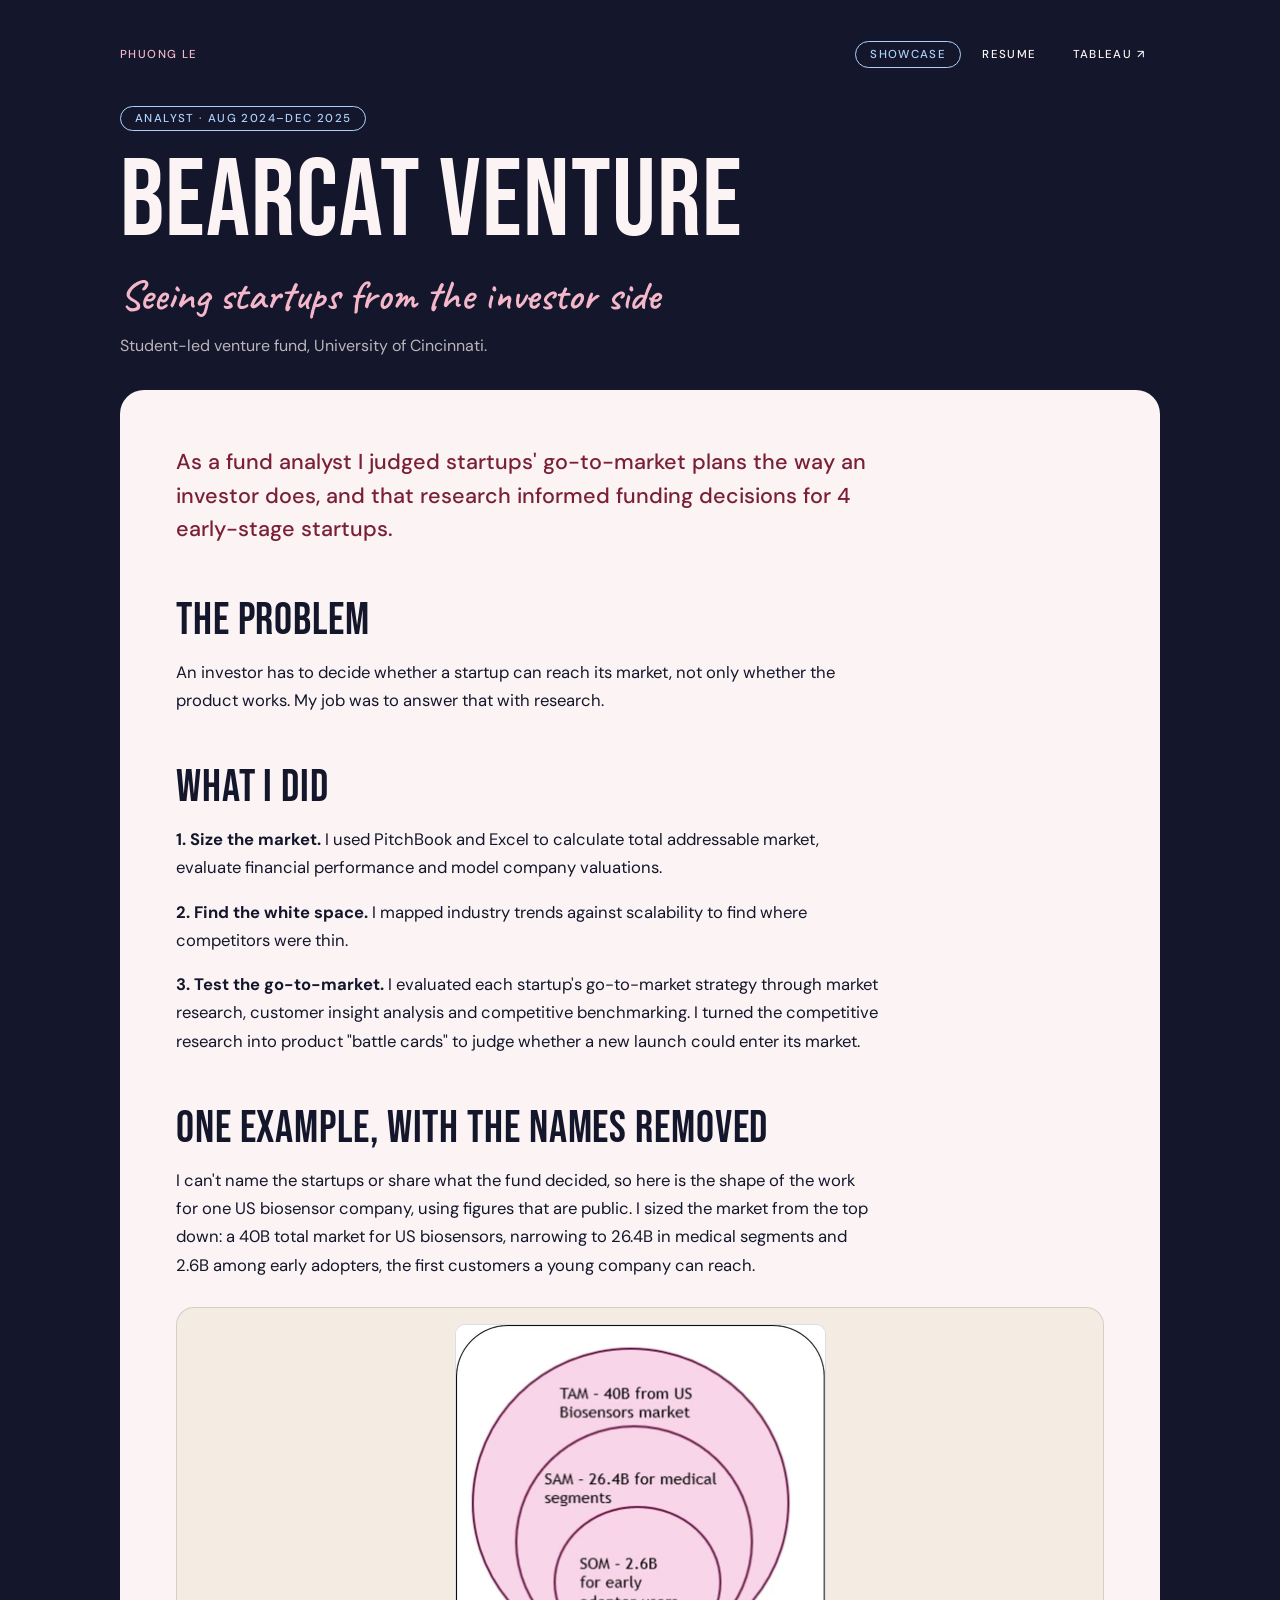
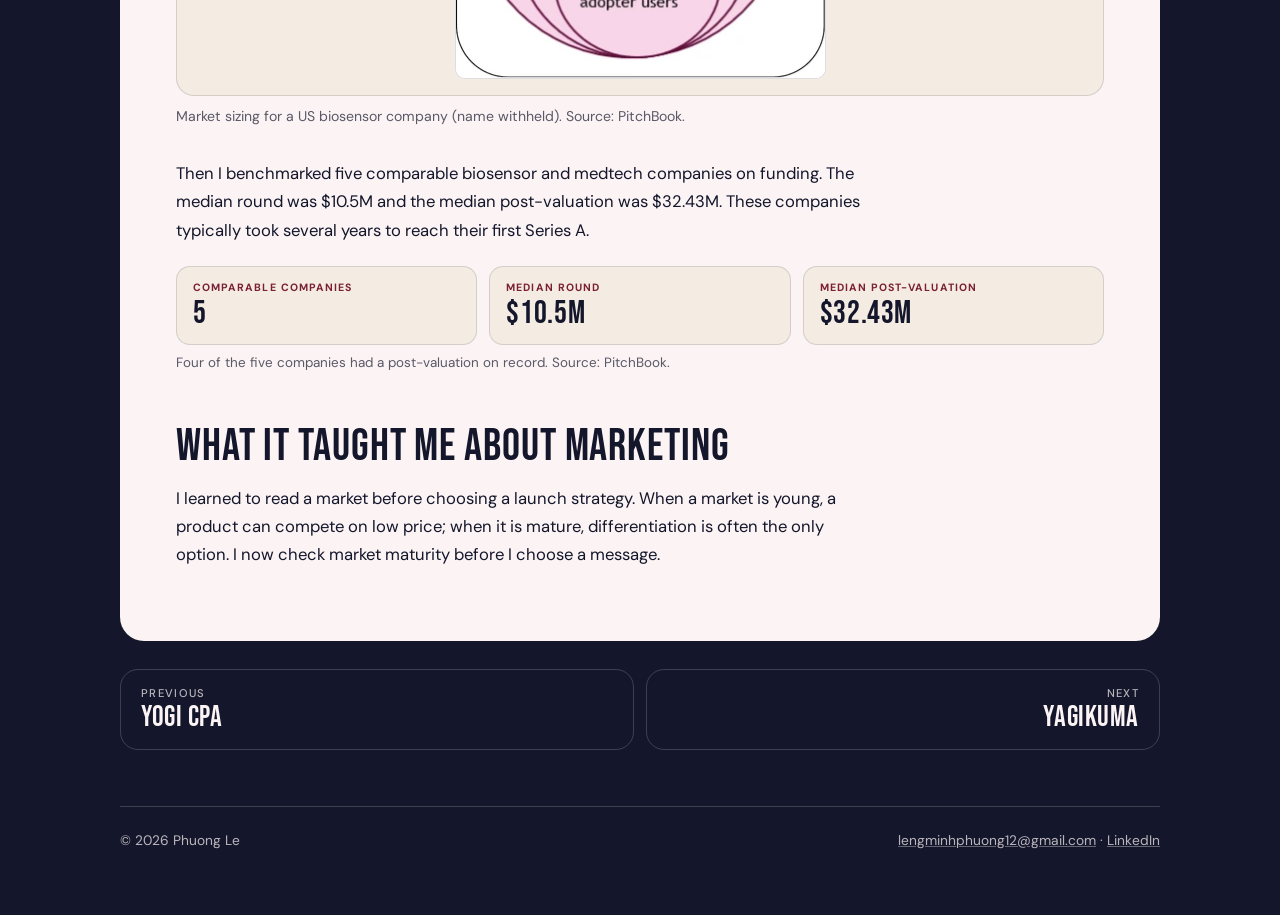
<file: work/bearcat/index.html>
<!doctype html>
<html lang="en">
<head>
  <meta charset="utf-8">
  <meta name="viewport" content="width=device-width, initial-scale=1">
  <meta name="theme-color" content="#14172B">
  <title>Bearcat Venture · Work of Phuong Le</title>
  <meta name="description" content="Analyst at a student-led venture fund: market sizing, white-space mapping and go-to-market testing that informed funding decisions for 4 early-stage startups.">
  <meta property="og:title" content="Bearcat Venture · Work of Phuong Le">
  <link rel="icon" href="data:image/svg+xml,%3Csvg xmlns='http://www.w3.org/2000/svg' viewBox='0 0 64 64'%3E%3Crect width='64' height='64' rx='14' fill='%2314172B'/%3E%3Ctext x='32' y='47' font-family='Impact,Arial Narrow,sans-serif' font-size='46' text-anchor='middle' fill='%23F4B6C9'%3EP%3C/text%3E%3C/svg%3E">
  <link rel="preconnect" href="https://fonts.googleapis.com">
  <link rel="preconnect" href="https://fonts.gstatic.com" crossorigin>
  <link href="https://fonts.googleapis.com/css2?family=Bebas+Neue&family=Caveat:wght@600&family=DM+Sans:wght@400;500;700&display=swap" rel="stylesheet">
  <link rel="stylesheet" href="/site.css">
  <link rel="stylesheet" href="/nav.css">
</head>
<body>
  <div class="wrap">
    <nav class="sitenav" aria-label="Site">
      <a class="brand" href="/">Phuong Le</a>
      <ul>
        <li><a class="link" href="/" aria-current="page">Showcase</a></li>
        <li><a class="link" href="/resume/">Resume</a></li>
        <li><a class="link" href="https://public.tableau.com/app/profile/phuong.le4769/vizzes" target="_blank" rel="noopener">Tableau <span aria-hidden="true">&#8599;</span><span class="sr">(opens in a new tab)</span></a></li>
      </ul>
    </nav>

    <header class="case-head">
      <span class="pill">Analyst · Aug 2024–Dec 2025</span>
      <h1>Bearcat Venture</h1>
      <p class="script">Seeing startups from the investor side</p>
      <p class="case-meta">Student-led venture fund, University of Cincinnati.</p>
    </header>

    <main class="paper">
      <p class="intro">As a fund analyst I judged startups' go-to-market plans the way an investor does, and that research informed funding decisions for 4 early-stage startups.</p>

      <h2>The problem</h2>
      <p>An investor has to decide whether a startup can reach its market, not only whether the product works. My job was to answer that with research.</p>

      <h2>What I did</h2>
      <p><b>1. Size the market.</b> I used PitchBook and Excel to calculate total addressable market, evaluate financial performance and model company valuations.</p>
      <p><b>2. Find the white space.</b> I mapped industry trends against scalability to find where competitors were thin.</p>
      <p><b>3. Test the go-to-market.</b> I evaluated each startup's go-to-market strategy through market research, customer insight analysis and competitive benchmarking. I turned the competitive research into product "battle cards" to judge whether a new launch could enter its market.</p>

      <h2>One example, with the names removed</h2>
      <p>I can't name the startups or share what the fund decided, so here is the shape of the work for one US biosensor company, using figures that are public. I sized the market from the top down: a 40B total market for US biosensors, narrowing to 26.4B in medical segments and 2.6B among early adopters, the first customers a young company can reach.</p>

      <figure class="fig">
        <div class="frame">
          <img src="/assets/work/bearcat/tam-sam-som.webp" width="371" height="355" loading="lazy" style="max-width: min(371px, 100%)" alt="Three nested circles showing market sizing for a US biosensor company: TAM 40 billion, SAM 26.4 billion for medical segments, SOM 2.6 billion for early adopters">
        </div>
        <figcaption>Market sizing for a US biosensor company (name withheld). Source: PitchBook.</figcaption>
      </figure>

      <p>Then I benchmarked five comparable biosensor and medtech companies on funding. The median round was $10.5M and the median post-valuation was $32.43M. These companies typically took several years to reach their first Series A.</p>

      <dl class="stats">
        <div><dt>Comparable companies</dt><dd>5</dd></div>
        <div><dt>Median round</dt><dd>$10.5M</dd></div>
        <div><dt>Median post-valuation</dt><dd>$32.43M</dd></div>
      </dl>
      <p class="note">Four of the five companies had a post-valuation on record. Source: PitchBook.</p>

      <h2>What it taught me about marketing</h2>
      <p>I learned to read a market before choosing a launch strategy. When a market is young, a product can compete on low price; when it is mature, differentiation is often the only option. I now check market maturity before I choose a message.</p>
    </main>

    <nav class="next" aria-label="More work">
      <a href="/work/yogi-cpa/"><small>Previous</small><span class="nm">Yogi CPA</span></a>
      <a class="fwd" href="/work/yagikuma/"><small>Next</small><span class="nm">Yagikuma</span></a>
    </nav>

    <footer class="foot">
      <span>© 2026 Phuong Le</span>
      <span><a href="mailto:lengminhphuong12@gmail.com">lengminhphuong12@gmail.com</a> · <a href="https://www.linkedin.com/in/phuongle22" target="_blank" rel="noopener">LinkedIn</a></span>
    </footer>
  </div>
  <script src="/site.js"></script>
</body>
</html>
</file>
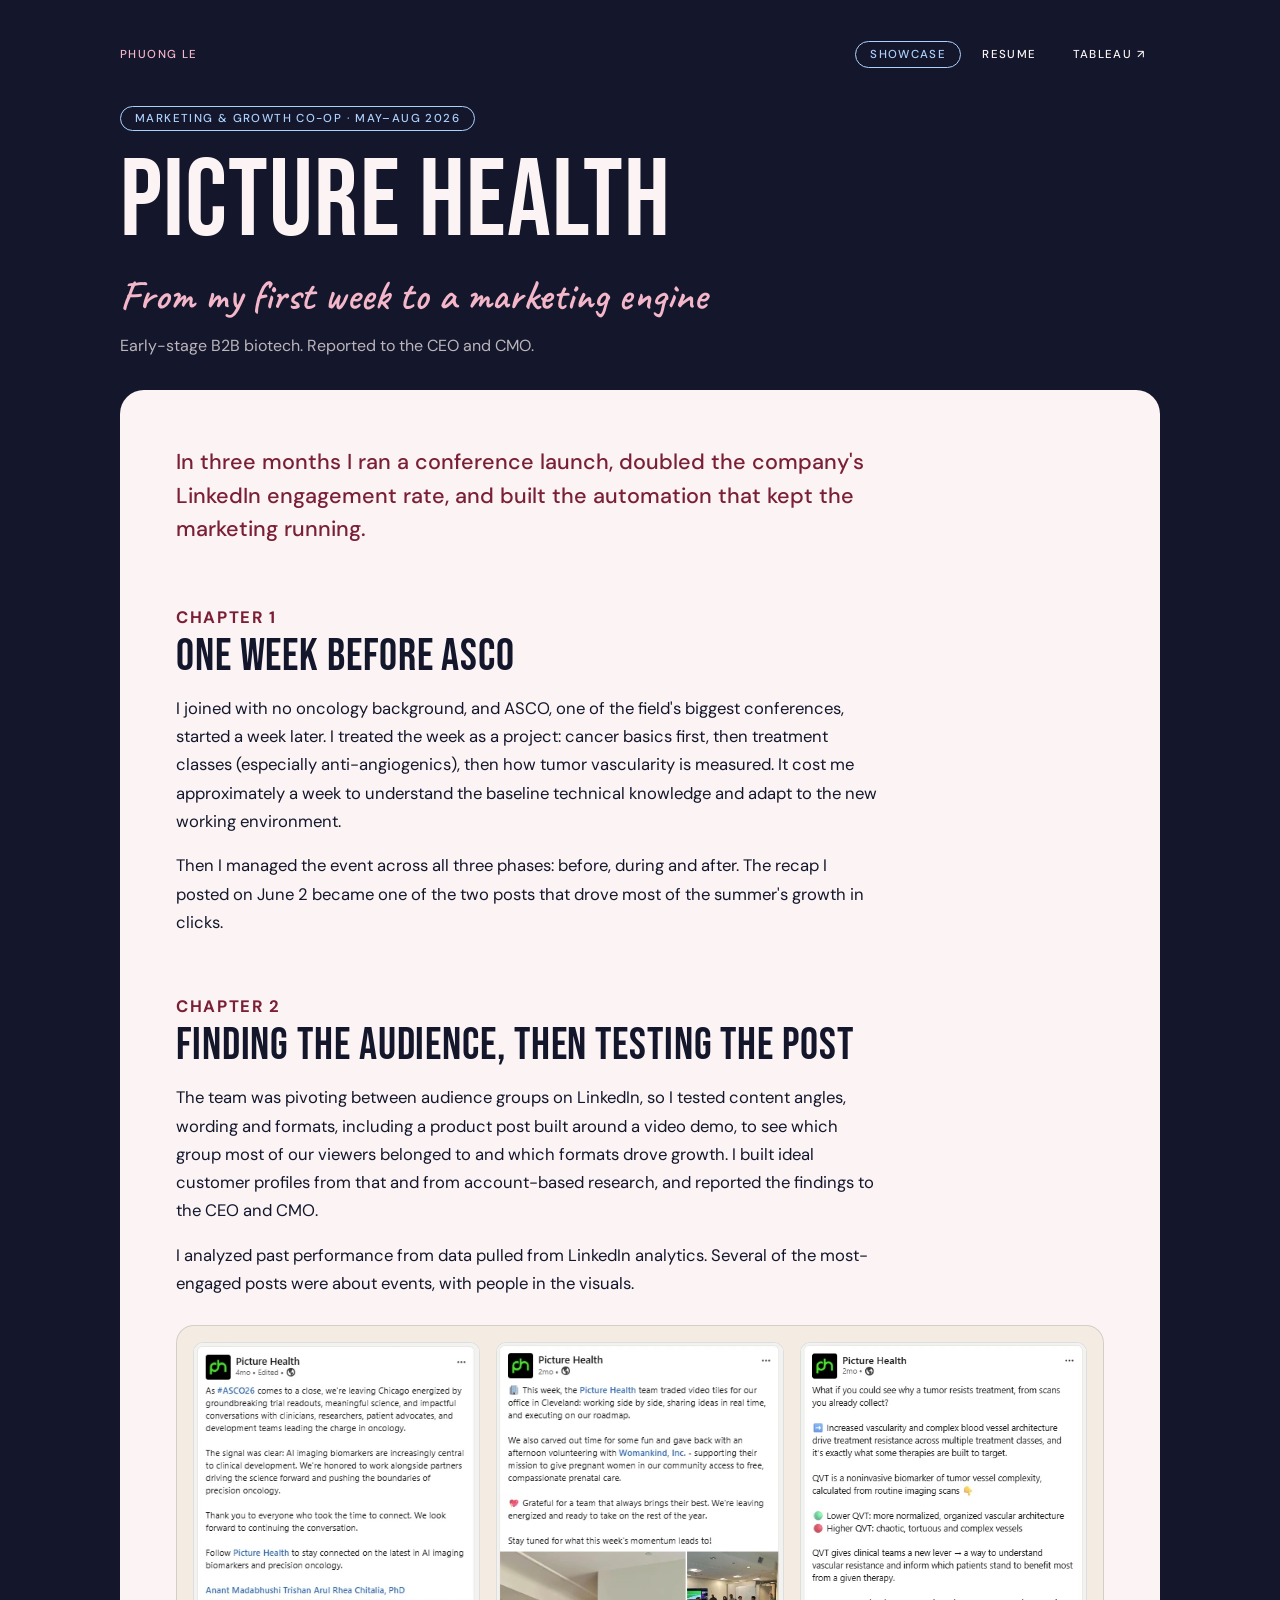
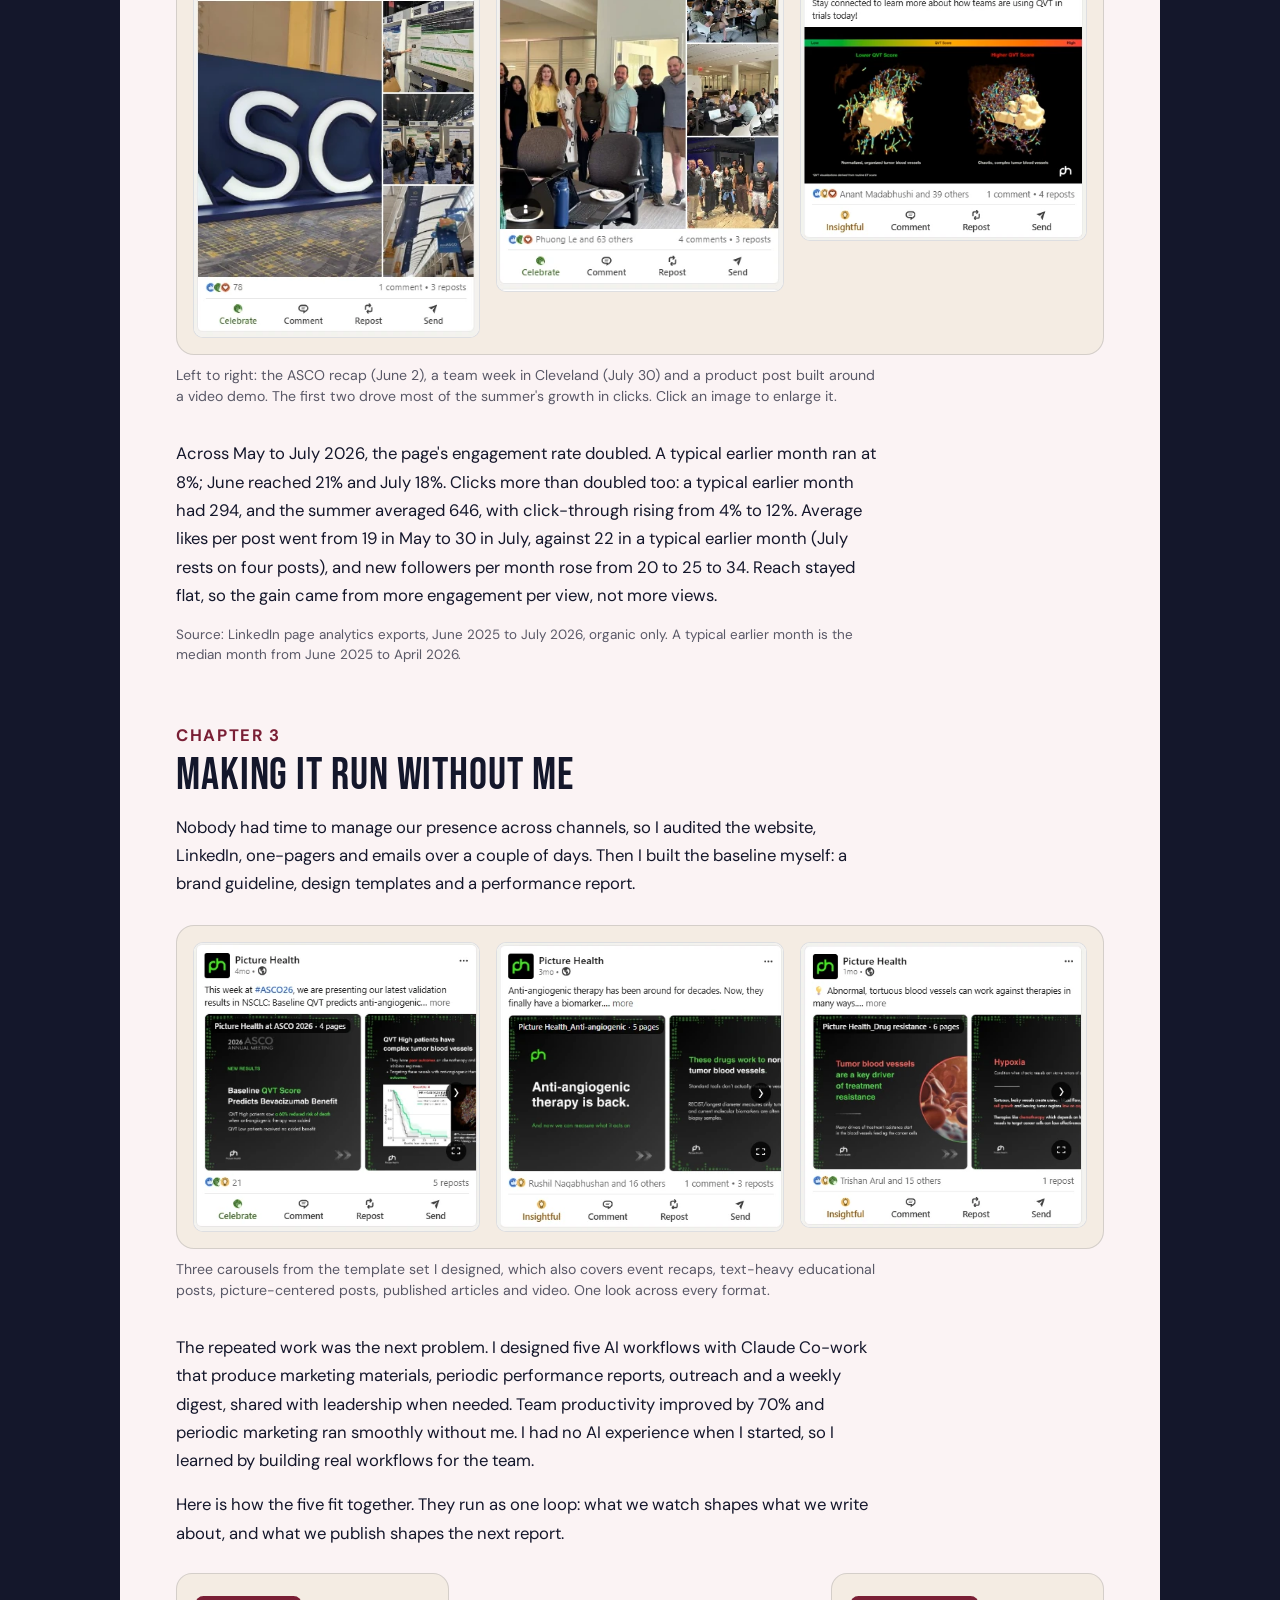
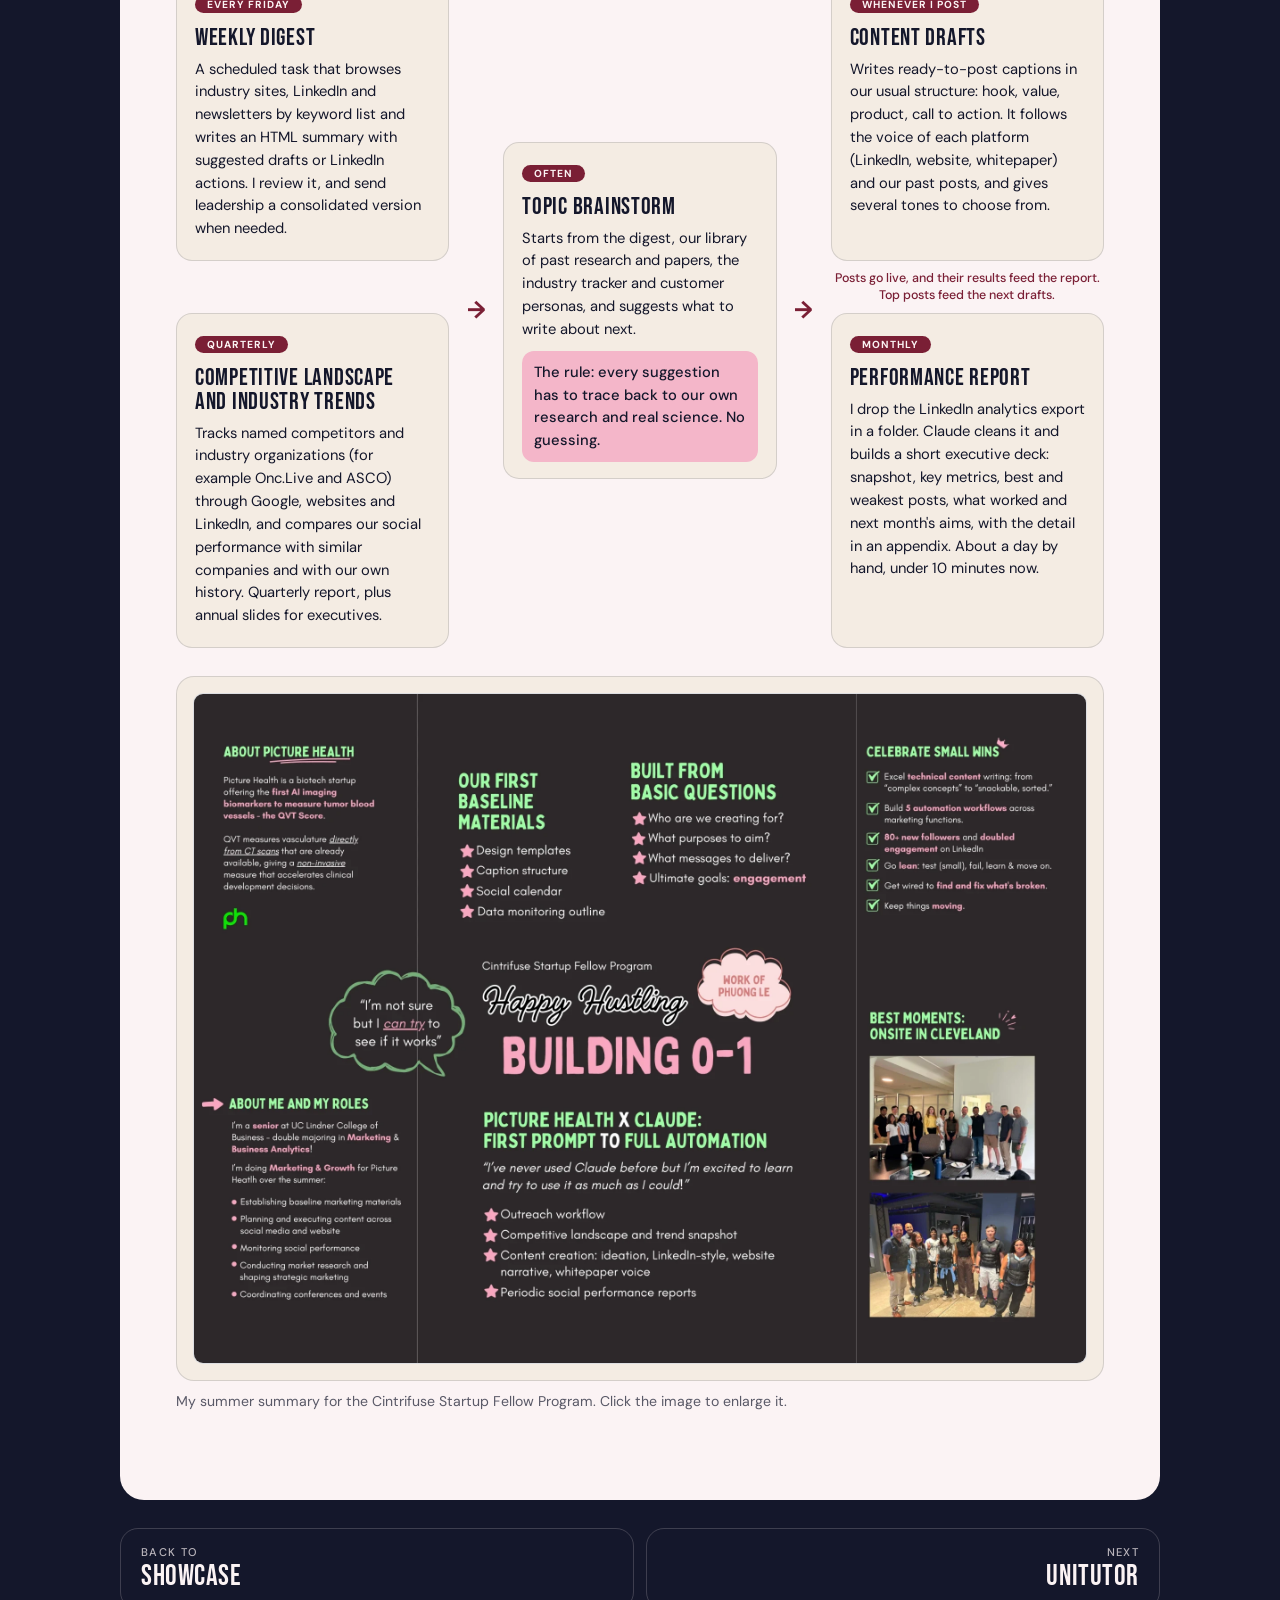
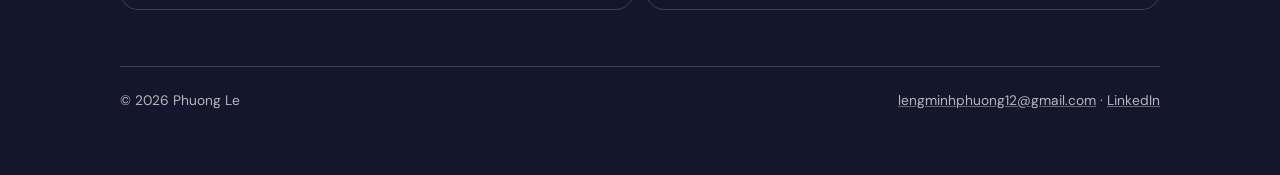
<file: work/picture-health/index.html>
<!doctype html>
<html lang="en">
<head>
  <meta charset="utf-8">
  <meta name="viewport" content="width=device-width, initial-scale=1">
  <meta name="theme-color" content="#14172B">
  <title>Picture Health · Work of Phuong Le</title>
  <meta name="description" content="Marketing and growth co-op at an early-stage biotech: a conference launch, LinkedIn engagement that doubled, and five AI workflows that kept the marketing running.">
  <meta property="og:title" content="Picture Health · Work of Phuong Le">
  <link rel="icon" href="data:image/svg+xml,%3Csvg xmlns='http://www.w3.org/2000/svg' viewBox='0 0 64 64'%3E%3Crect width='64' height='64' rx='14' fill='%2314172B'/%3E%3Ctext x='32' y='47' font-family='Impact,Arial Narrow,sans-serif' font-size='46' text-anchor='middle' fill='%23F4B6C9'%3EP%3C/text%3E%3C/svg%3E">
  <link rel="preconnect" href="https://fonts.googleapis.com">
  <link rel="preconnect" href="https://fonts.gstatic.com" crossorigin>
  <link href="https://fonts.googleapis.com/css2?family=Bebas+Neue&family=Caveat:wght@600&family=DM+Sans:wght@400;500;700&display=swap" rel="stylesheet">
  <link rel="stylesheet" href="/site.css">
  <link rel="stylesheet" href="/nav.css">
</head>
<body>
  <div class="wrap">
    <nav class="sitenav" aria-label="Site">
      <a class="brand" href="/">Phuong Le</a>
      <ul>
        <li><a class="link" href="/" aria-current="page">Showcase</a></li>
        <li><a class="link" href="/resume/">Resume</a></li>
        <li><a class="link" href="https://public.tableau.com/app/profile/phuong.le4769/vizzes" target="_blank" rel="noopener">Tableau <span aria-hidden="true">&#8599;</span><span class="sr">(opens in a new tab)</span></a></li>
      </ul>
    </nav>

    <header class="case-head">
      <span class="pill">Marketing &amp; Growth Co-op · May–Aug 2026</span>
      <h1>Picture Health</h1>
      <p class="script">From my first week to a marketing engine</p>
      <p class="case-meta">Early-stage B2B biotech. Reported to the CEO and CMO.</p>
    </header>

    <main class="paper">
      <p class="intro">In three months I ran a conference launch, doubled the company's LinkedIn engagement rate, and built the automation that kept the marketing running.</p>

      <p class="eyebrow">Chapter 1</p>
      <h2>One week before ASCO</h2>
      <p>I joined with no oncology background, and ASCO, one of the field's biggest conferences, started a week later. I treated the week as a project: cancer basics first, then treatment classes (especially anti-angiogenics), then how tumor vascularity is measured. It cost me approximately a week to understand the baseline technical knowledge and adapt to the new working environment.</p>
      <p>Then I managed the event across all three phases: before, during and after. The recap I posted on June 2 became one of the two posts that drove most of the summer's growth in clicks.</p>

      <p class="eyebrow">Chapter 2</p>
      <h2>Finding the audience, then testing the post</h2>
      <p>The team was pivoting between audience groups on LinkedIn, so I tested content angles, wording and formats, including a product post built around a video demo, to see which group most of our viewers belonged to and which formats drove growth. I built ideal customer profiles from that and from account-based research, and reported the findings to the CEO and CMO.</p>
      <p>I analyzed past performance from data pulled from LinkedIn analytics. Several of the most-engaged posts were about events, with people in the visuals.</p>

      <figure class="fig">
        <div class="frame grid">
          <img src="/assets/work/picture-health/post-asco26-wrapup.webp" width="366" height="762" loading="lazy" alt="LinkedIn post from Picture Health after ASCO26: a thank-you note with photos of the ASCO sign, a poster presentation and the exhibit hall">
          <img src="/assets/work/picture-health/post-cleveland-office.webp" width="364" height="699" loading="lazy" alt="LinkedIn post from Picture Health about a team week in the Cleveland office, with group photos">
          <img src="/assets/work/picture-health/post-qvt-biomarker.webp" width="409" height="712" loading="lazy" alt="LinkedIn post from Picture Health explaining the QVT score, with 3D images of lower and higher tumor vessel complexity">
        </div>
        <figcaption>Left to right: the ASCO recap (June 2), a team week in Cleveland (July 30) and a product post built around a video demo. The first two drove most of the summer's growth in clicks. Click an image to enlarge it.</figcaption>
      </figure>

      <p>Across May to July 2026, the page's engagement rate doubled. A typical earlier month ran at 8%; June reached 21% and July 18%. Clicks more than doubled too: a typical earlier month had 294, and the summer averaged 646, with click-through rising from 4% to 12%. Average likes per post went from 19 in May to 30 in July, against 22 in a typical earlier month (July rests on four posts), and new followers per month rose from 20 to 25 to 34. Reach stayed flat, so the gain came from more engagement per view, not more views.</p>
      <p class="note">Source: LinkedIn page analytics exports, June 2025 to July 2026, organic only. A typical earlier month is the median month from June 2025 to April 2026.</p>

      <p class="eyebrow">Chapter 3</p>
      <h2>Making it run without me</h2>
      <p>Nobody had time to manage our presence across channels, so I audited the website, LinkedIn, one-pagers and emails over a couple of days. Then I built the baseline myself: a brand guideline, design templates and a performance report.</p>

      <figure class="fig">
        <div class="frame grid">
          <img src="/assets/work/picture-health/brand-asco-validation.webp" width="406" height="409" loading="lazy" alt="Dark carousel cover with green accents announcing new validation results at ASCO 2026">
          <img src="/assets/work/picture-health/brand-antiangiogenic.webp" width="406" height="409" loading="lazy" alt="Dark carousel cover reading 'Anti-angiogenic therapy is back.'">
          <img src="/assets/work/picture-health/brand-drug-resistance.webp" width="411" height="408" loading="lazy" alt="Dark carousel cover reading 'Tumor blood vessels are a key driver of treatment resistance'">
        </div>
        <figcaption>Three carousels from the template set I designed, which also covers event recaps, text-heavy educational posts, picture-centered posts, published articles and video. One look across every format.</figcaption>
      </figure>

      <p>The repeated work was the next problem. I designed five AI workflows with Claude Co-work that produce marketing materials, periodic performance reports, outreach and a weekly digest, shared with leadership when needed. Team productivity improved by 70% and periodic marketing ran smoothly without me. I had no AI experience when I started, so I learned by building real workflows for the team.</p>
      <p>Here is how the five fit together. They run as one loop: what we watch shapes what we write about, and what we publish shapes the next report.</p>

      <div class="flow" role="group" aria-label="The five AI workflows as one loop">
        <article class="wf wf5">
          <span class="cadence">Quarterly</span>
          <h3>Competitive landscape and industry trends</h3>
          <p>Tracks named competitors and industry organizations (for example Onc.Live and ASCO) through Google, websites and LinkedIn, and compares our social performance with similar companies and with our own history. Quarterly report, plus annual slides for executives.</p>
        </article>
        <article class="wf wf2">
          <span class="cadence">Every Friday</span>
          <h3>Weekly digest</h3>
          <p>A scheduled task that browses industry sites, LinkedIn and newsletters by keyword list and writes an HTML summary with suggested drafts or LinkedIn actions. I review it, and send leadership a consolidated version when needed.</p>
        </article>
        <div class="arrow a1" aria-hidden="true"></div>
        <article class="wf wf3">
          <span class="cadence">Often</span>
          <h3>Topic brainstorm</h3>
          <p>Starts from the digest, our library of past research and papers, the industry tracker and customer personas, and suggests what to write about next.</p>
          <p class="rule">The rule: every suggestion has to trace back to our own research and real science. No guessing.</p>
        </article>
        <div class="arrow a2" aria-hidden="true"></div>
        <article class="wf wf4">
          <span class="cadence">Whenever I post</span>
          <h3>Content drafts</h3>
          <p>Writes ready-to-post captions in our usual structure: hook, value, product, call to action. It follows the voice of each platform (LinkedIn, website, whitepaper) and our past posts, and gives several tones to choose from.</p>
        </article>
        <p class="conn">Posts go live, and their results feed the report. Top posts feed the next drafts.</p>
        <article class="wf wf1">
          <span class="cadence">Monthly</span>
          <h3>Performance report</h3>
          <p>I drop the LinkedIn analytics export in a folder. Claude cleans it and builds a short executive deck: snapshot, key metrics, best and weakest posts, what worked and next month's aims, with the detail in an appendix. About a day by hand, under 10 minutes now.</p>
        </article>
      </div>

      <figure class="fig">
        <div class="frame">
          <img src="/assets/work/picture-health/summary-poster.webp" width="2000" height="1500" loading="lazy" alt="One-page summary of my summer at Picture Health: about the company and my roles, the baseline materials we built first, the basic questions we started from, how the first prompt grew into full automation, small wins, and best moments from the Cleveland visit">
        </div>
        <figcaption>My summer summary for the Cintrifuse Startup Fellow Program. Click the image to enlarge it.</figcaption>
      </figure>
    </main>

    <nav class="next" aria-label="More work">
      <a href="/"><small>Back to</small><span class="nm">Showcase</span></a>
      <a class="fwd" href="/work/unitutor/"><small>Next</small><span class="nm">UniTutor</span></a>
    </nav>

    <footer class="foot">
      <span>© 2026 Phuong Le</span>
      <span><a href="mailto:lengminhphuong12@gmail.com">lengminhphuong12@gmail.com</a> · <a href="https://www.linkedin.com/in/phuongle22" target="_blank" rel="noopener">LinkedIn</a></span>
    </footer>
  </div>
  <script src="/site.js"></script>
</body>
</html>
</file>
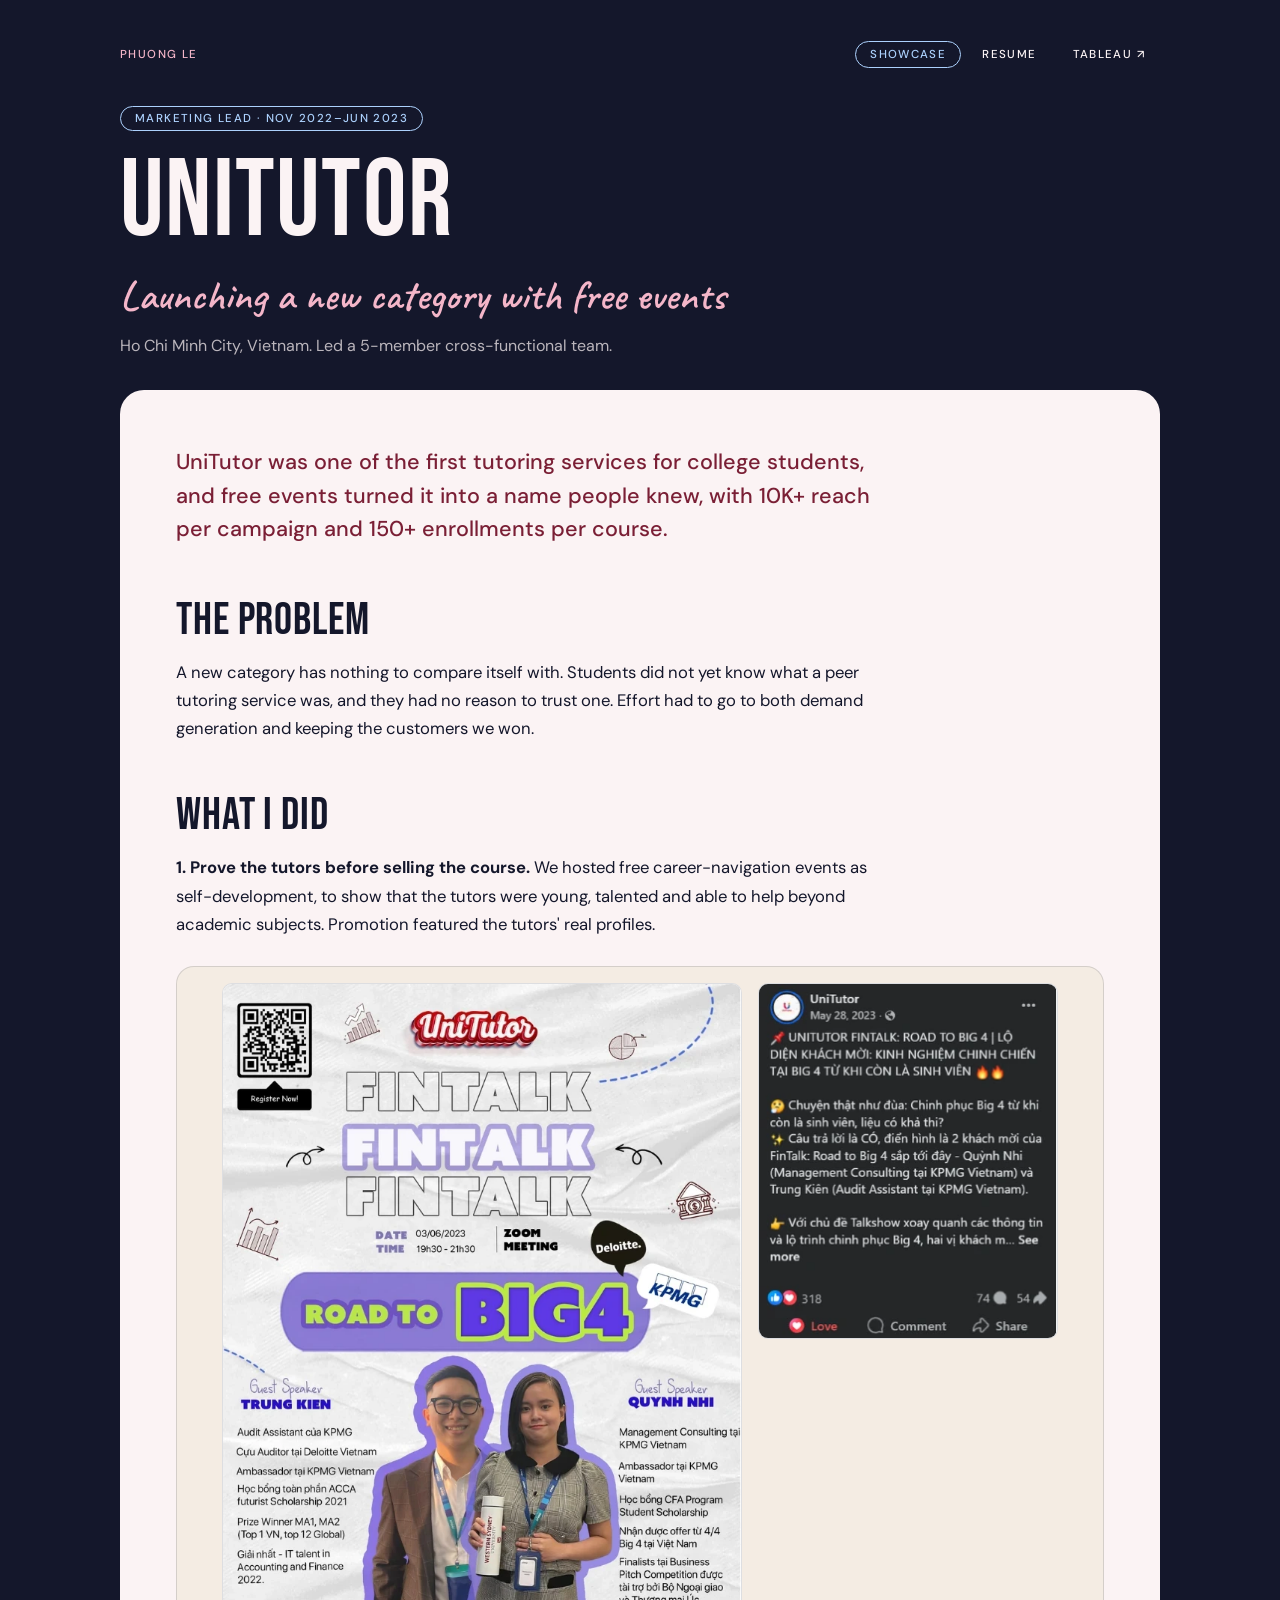
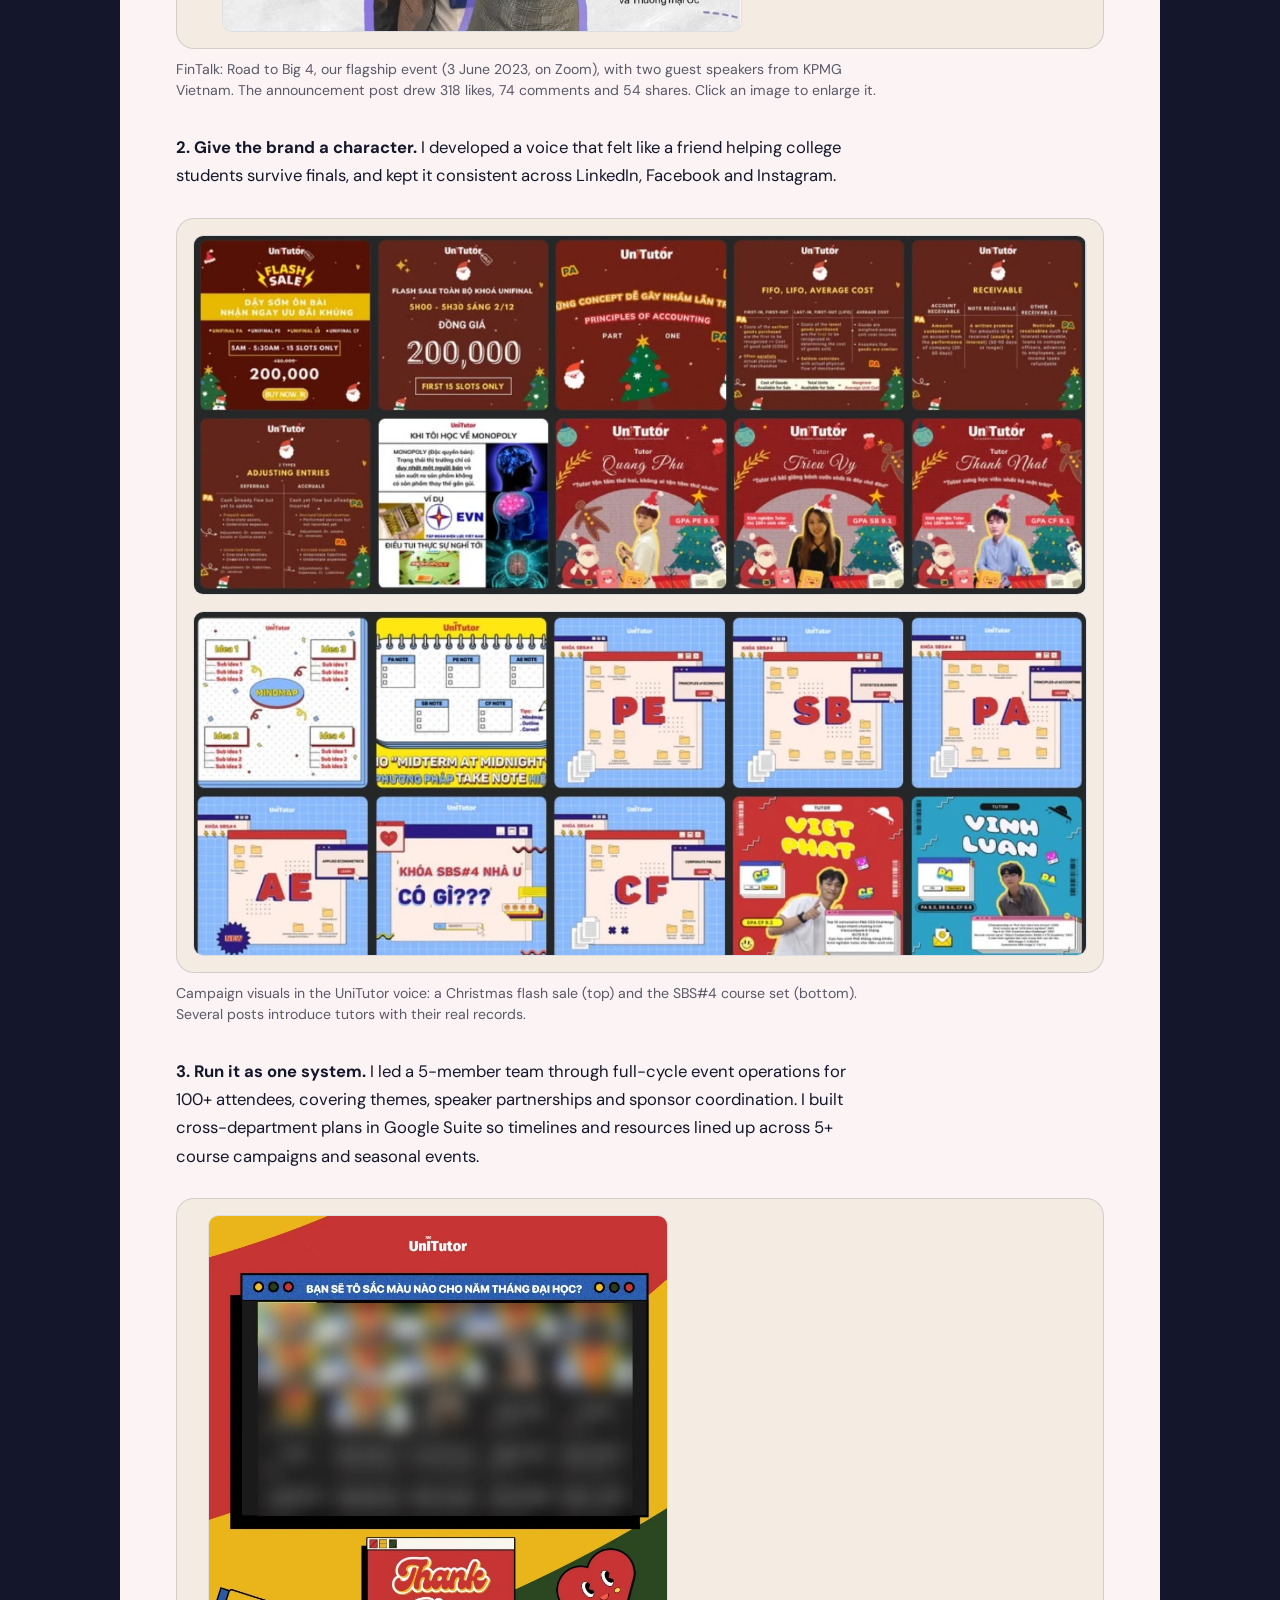
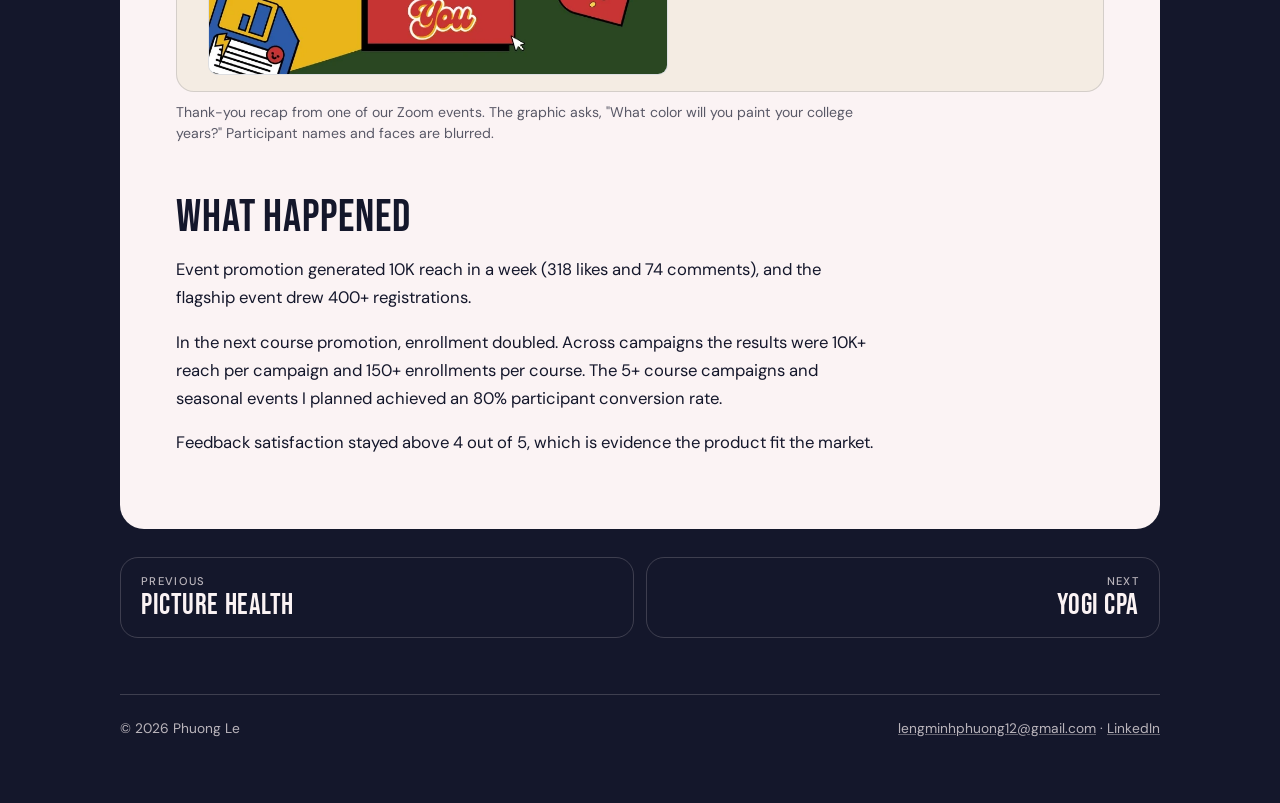
<file: work/unitutor/index.html>
<!doctype html>
<html lang="en">
<head>
  <meta charset="utf-8">
  <meta name="viewport" content="width=device-width, initial-scale=1">
  <meta name="theme-color" content="#14172B">
  <title>UniTutor · Work of Phuong Le</title>
  <meta name="description" content="Marketing lead for one of the first tutoring services for college students: free events, a friendly brand voice and a 5-member team, with 10K+ reach per campaign and 150+ enrollments per course.">
  <meta property="og:title" content="UniTutor · Work of Phuong Le">
  <link rel="icon" href="data:image/svg+xml,%3Csvg xmlns='http://www.w3.org/2000/svg' viewBox='0 0 64 64'%3E%3Crect width='64' height='64' rx='14' fill='%2314172B'/%3E%3Ctext x='32' y='47' font-family='Impact,Arial Narrow,sans-serif' font-size='46' text-anchor='middle' fill='%23F4B6C9'%3EP%3C/text%3E%3C/svg%3E">
  <link rel="preconnect" href="https://fonts.googleapis.com">
  <link rel="preconnect" href="https://fonts.gstatic.com" crossorigin>
  <link href="https://fonts.googleapis.com/css2?family=Bebas+Neue&family=Caveat:wght@600&family=DM+Sans:wght@400;500;700&display=swap" rel="stylesheet">
  <link rel="stylesheet" href="/site.css">
  <link rel="stylesheet" href="/nav.css">
</head>
<body>
  <div class="wrap">
    <nav class="sitenav" aria-label="Site">
      <a class="brand" href="/">Phuong Le</a>
      <ul>
        <li><a class="link" href="/" aria-current="page">Showcase</a></li>
        <li><a class="link" href="/resume/">Resume</a></li>
        <li><a class="link" href="https://public.tableau.com/app/profile/phuong.le4769/vizzes" target="_blank" rel="noopener">Tableau <span aria-hidden="true">&#8599;</span><span class="sr">(opens in a new tab)</span></a></li>
      </ul>
    </nav>

    <header class="case-head">
      <span class="pill">Marketing Lead · Nov 2022–Jun 2023</span>
      <h1>UniTutor</h1>
      <p class="script">Launching a new category with free events</p>
      <p class="case-meta">Ho Chi Minh City, Vietnam. Led a 5-member cross-functional team.</p>
    </header>

    <main class="paper">
      <p class="intro">UniTutor was one of the first tutoring services for college students, and free events turned it into a name people knew, with 10K+ reach per campaign and 150+ enrollments per course.</p>

      <h2>The problem</h2>
      <p>A new category has nothing to compare itself with. Students did not yet know what a peer tutoring service was, and they had no reason to trust one. Effort had to go to both demand generation and keeping the customers we won.</p>

      <h2>What I did</h2>
      <p><b>1. Prove the tutors before selling the course.</b> We hosted free career-navigation events as self-development, to show that the tutors were young, talented and able to help beyond academic subjects. Promotion featured the tutors' real profiles.</p>

      <figure class="fig">
        <div class="frame pair" style="--a: 520px; --b: 300px">
          <img src="/assets/work/unitutor/fintalk-poster.webp" width="692" height="864" loading="lazy" alt="FinTalk: Road to Big 4 event poster with two guest speakers, a Zoom date and a QR code to register">
          <img src="/assets/work/unitutor/fintalk-facebook-post.webp" width="300" height="356" loading="lazy" alt="Facebook announcement post for FinTalk with 318 reactions, 74 comments and 54 shares">
        </div>
        <figcaption>FinTalk: Road to Big 4, our flagship event (3 June 2023, on Zoom), with two guest speakers from KPMG Vietnam. The announcement post drew 318 likes, 74 comments and 54 shares. Click an image to enlarge it.</figcaption>
      </figure>

      <p><b>2. Give the brand a character.</b> I developed a voice that felt like a friend helping college students survive finals, and kept it consistent across LinkedIn, Facebook and Instagram.</p>

      <figure class="fig">
        <div class="frame stack">
          <img src="/assets/work/unitutor/campaign-flashsale.webp" width="1301" height="522" loading="lazy" alt="Christmas flash-sale campaign set: red and brown posts with a sale offer, accounting study notes and tutor profiles">
          <img src="/assets/work/unitutor/campaign-sbs4.webp" width="1300" height="500" loading="lazy" alt="SBS#4 course campaign set: blue course introduction posts, study-tip posts and tutor profiles">
        </div>
        <figcaption>Campaign visuals in the UniTutor voice: a Christmas flash sale (top) and the SBS#4 course set (bottom). Several posts introduce tutors with their real records.</figcaption>
      </figure>

      <p><b>3. Run it as one system.</b> I led a 5-member team through full-cycle event operations for 100+ attendees, covering themes, speaker partnerships and sponsor coordination. I built cross-department plans in Google Suite so timelines and resources lined up across 5+ course campaigns and seasonal events.</p>

      <figure class="fig">
        <div class="frame">
          <img src="/assets/work/unitutor/event-zoom-recap.webp" width="864" height="864" loading="lazy" style="max-width: min(460px, 100%)" alt="Thank-you graphic with a Zoom gallery of attendees, names and faces blurred">
        </div>
        <figcaption>Thank-you recap from one of our Zoom events. The graphic asks, "What color will you paint your college years?" Participant names and faces are blurred.</figcaption>
      </figure>

      <h2>What happened</h2>
      <p>Event promotion generated 10K reach in a week (318 likes and 74 comments), and the flagship event drew 400+ registrations.</p>
      <p>In the next course promotion, enrollment doubled. Across campaigns the results were 10K+ reach per campaign and 150+ enrollments per course. The 5+ course campaigns and seasonal events I planned achieved an 80% participant conversion rate.</p>
      <p>Feedback satisfaction stayed above 4 out of 5, which is evidence the product fit the market.</p>
    </main>

    <nav class="next" aria-label="More work">
      <a href="/work/picture-health/"><small>Previous</small><span class="nm">Picture Health</span></a>
      <a class="fwd" href="/work/yogi-cpa/"><small>Next</small><span class="nm">Yogi CPA</span></a>
    </nav>

    <footer class="foot">
      <span>© 2026 Phuong Le</span>
      <span><a href="mailto:lengminhphuong12@gmail.com">lengminhphuong12@gmail.com</a> · <a href="https://www.linkedin.com/in/phuongle22" target="_blank" rel="noopener">LinkedIn</a></span>
    </footer>
  </div>
  <script src="/site.js"></script>
</body>
</html>
</file>
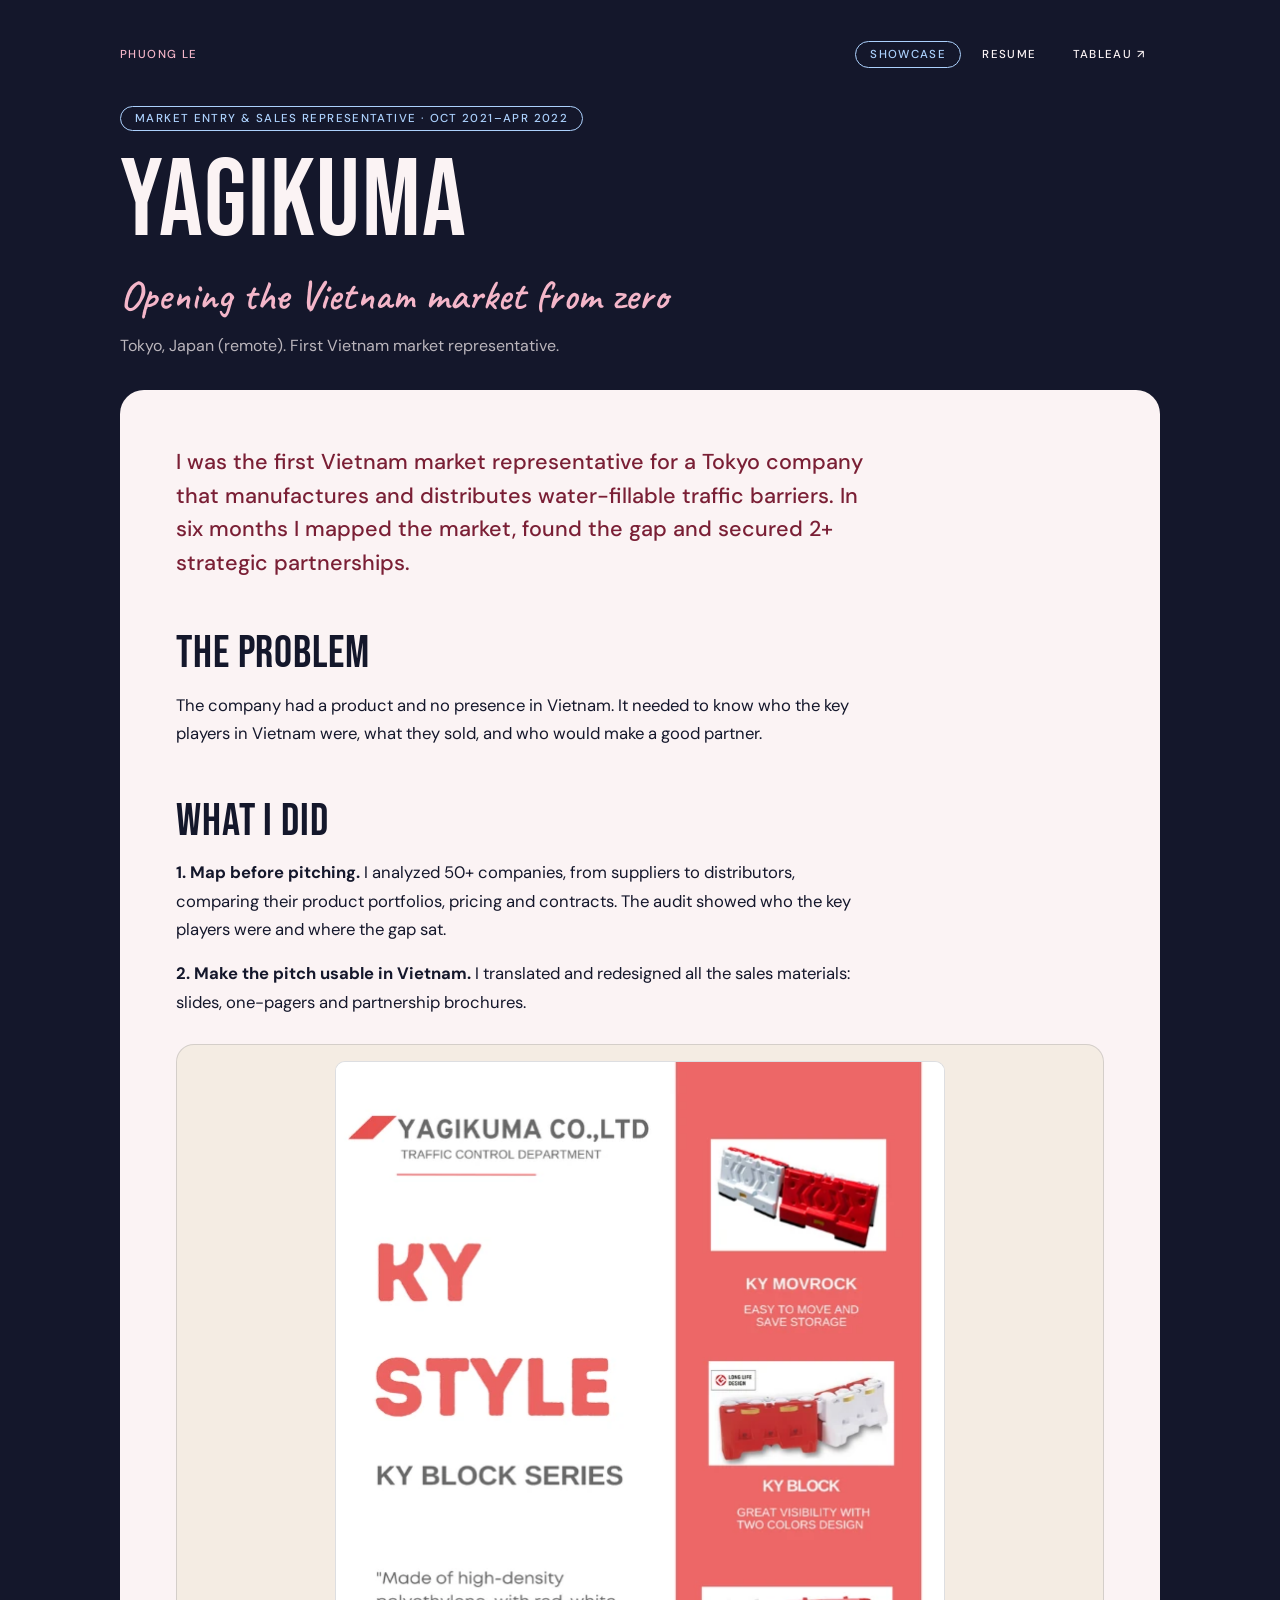
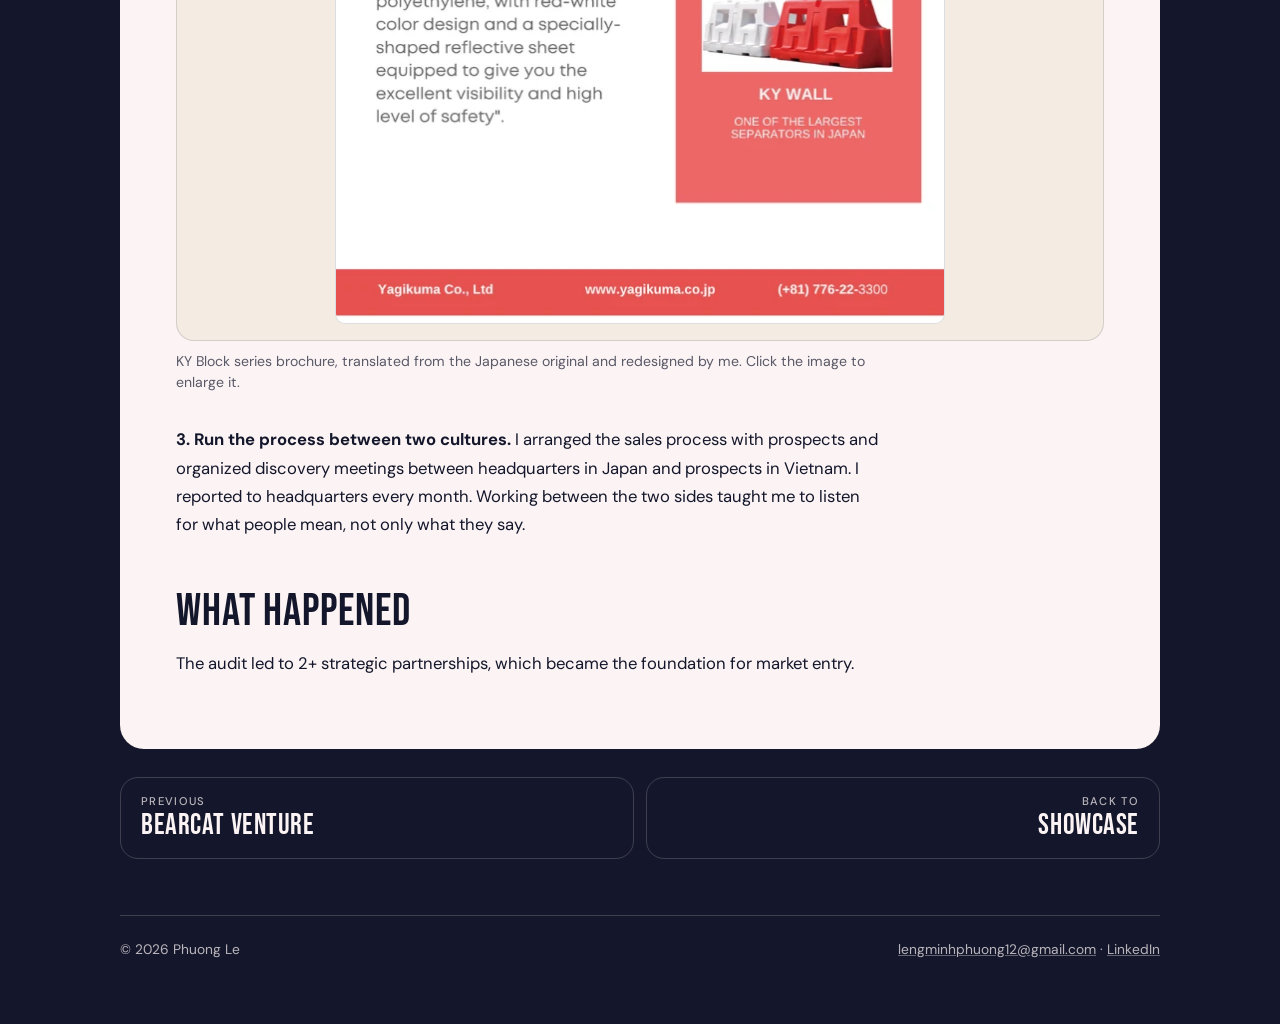
<file: work/yagikuma/index.html>
<!doctype html>
<html lang="en">
<head>
  <meta charset="utf-8">
  <meta name="viewport" content="width=device-width, initial-scale=1">
  <meta name="theme-color" content="#14172B">
  <title>Yagikuma · Work of Phuong Le</title>
  <meta name="description" content="First Vietnam market representative for a Tokyo traffic-barrier maker: a 50+ company market audit, translated sales materials and 2+ strategic partnerships in six months.">
  <meta property="og:title" content="Yagikuma · Work of Phuong Le">
  <link rel="icon" href="data:image/svg+xml,%3Csvg xmlns='http://www.w3.org/2000/svg' viewBox='0 0 64 64'%3E%3Crect width='64' height='64' rx='14' fill='%2314172B'/%3E%3Ctext x='32' y='47' font-family='Impact,Arial Narrow,sans-serif' font-size='46' text-anchor='middle' fill='%23F4B6C9'%3EP%3C/text%3E%3C/svg%3E">
  <link rel="preconnect" href="https://fonts.googleapis.com">
  <link rel="preconnect" href="https://fonts.gstatic.com" crossorigin>
  <link href="https://fonts.googleapis.com/css2?family=Bebas+Neue&family=Caveat:wght@600&family=DM+Sans:wght@400;500;700&display=swap" rel="stylesheet">
  <link rel="stylesheet" href="/site.css">
  <link rel="stylesheet" href="/nav.css">
</head>
<body>
  <div class="wrap">
    <nav class="sitenav" aria-label="Site">
      <a class="brand" href="/">Phuong Le</a>
      <ul>
        <li><a class="link" href="/" aria-current="page">Showcase</a></li>
        <li><a class="link" href="/resume/">Resume</a></li>
        <li><a class="link" href="https://public.tableau.com/app/profile/phuong.le4769/vizzes" target="_blank" rel="noopener">Tableau <span aria-hidden="true">&#8599;</span><span class="sr">(opens in a new tab)</span></a></li>
      </ul>
    </nav>

    <header class="case-head">
      <span class="pill">Market Entry &amp; Sales Representative · Oct 2021–Apr 2022</span>
      <h1>Yagikuma</h1>
      <p class="script">Opening the Vietnam market from zero</p>
      <p class="case-meta">Tokyo, Japan (remote). First Vietnam market representative.</p>
    </header>

    <main class="paper">
      <p class="intro">I was the first Vietnam market representative for a Tokyo company that manufactures and distributes water-fillable traffic barriers. In six months I mapped the market, found the gap and secured 2+ strategic partnerships.</p>

      <h2>The problem</h2>
      <p>The company had a product and no presence in Vietnam. It needed to know who the key players in Vietnam were, what they sold, and who would make a good partner.</p>

      <h2>What I did</h2>
      <p><b>1. Map before pitching.</b> I analyzed 50+ companies, from suppliers to distributors, comparing their product portfolios, pricing and contracts. The audit showed who the key players were and where the gap sat.</p>
      <p><b>2. Make the pitch usable in Vietnam.</b> I translated and redesigned all the sales materials: slides, one-pagers and partnership brochures.</p>

      <figure class="fig">
        <div class="frame">
          <img src="/assets/work/yagikuma/ky-block-brochure.webp" width="610" height="864" loading="lazy" alt="KY Block series sales brochure from Yagikuma's traffic control department, showing three water-fillable barrier products">
        </div>
        <figcaption>KY Block series brochure, translated from the Japanese original and redesigned by me. Click the image to enlarge it.</figcaption>
      </figure>

      <p><b>3. Run the process between two cultures.</b> I arranged the sales process with prospects and organized discovery meetings between headquarters in Japan and prospects in Vietnam. I reported to headquarters every month. Working between the two sides taught me to listen for what people mean, not only what they say.</p>

      <h2>What happened</h2>
      <p>The audit led to 2+ strategic partnerships, which became the foundation for market entry.</p>
    </main>

    <nav class="next" aria-label="More work">
      <a href="/work/bearcat/"><small>Previous</small><span class="nm">Bearcat Venture</span></a>
      <a class="fwd" href="/"><small>Back to</small><span class="nm">Showcase</span></a>
    </nav>

    <footer class="foot">
      <span>© 2026 Phuong Le</span>
      <span><a href="mailto:lengminhphuong12@gmail.com">lengminhphuong12@gmail.com</a> · <a href="https://www.linkedin.com/in/phuongle22" target="_blank" rel="noopener">LinkedIn</a></span>
    </footer>
  </div>
  <script src="/site.js"></script>
</body>
</html>
</file>
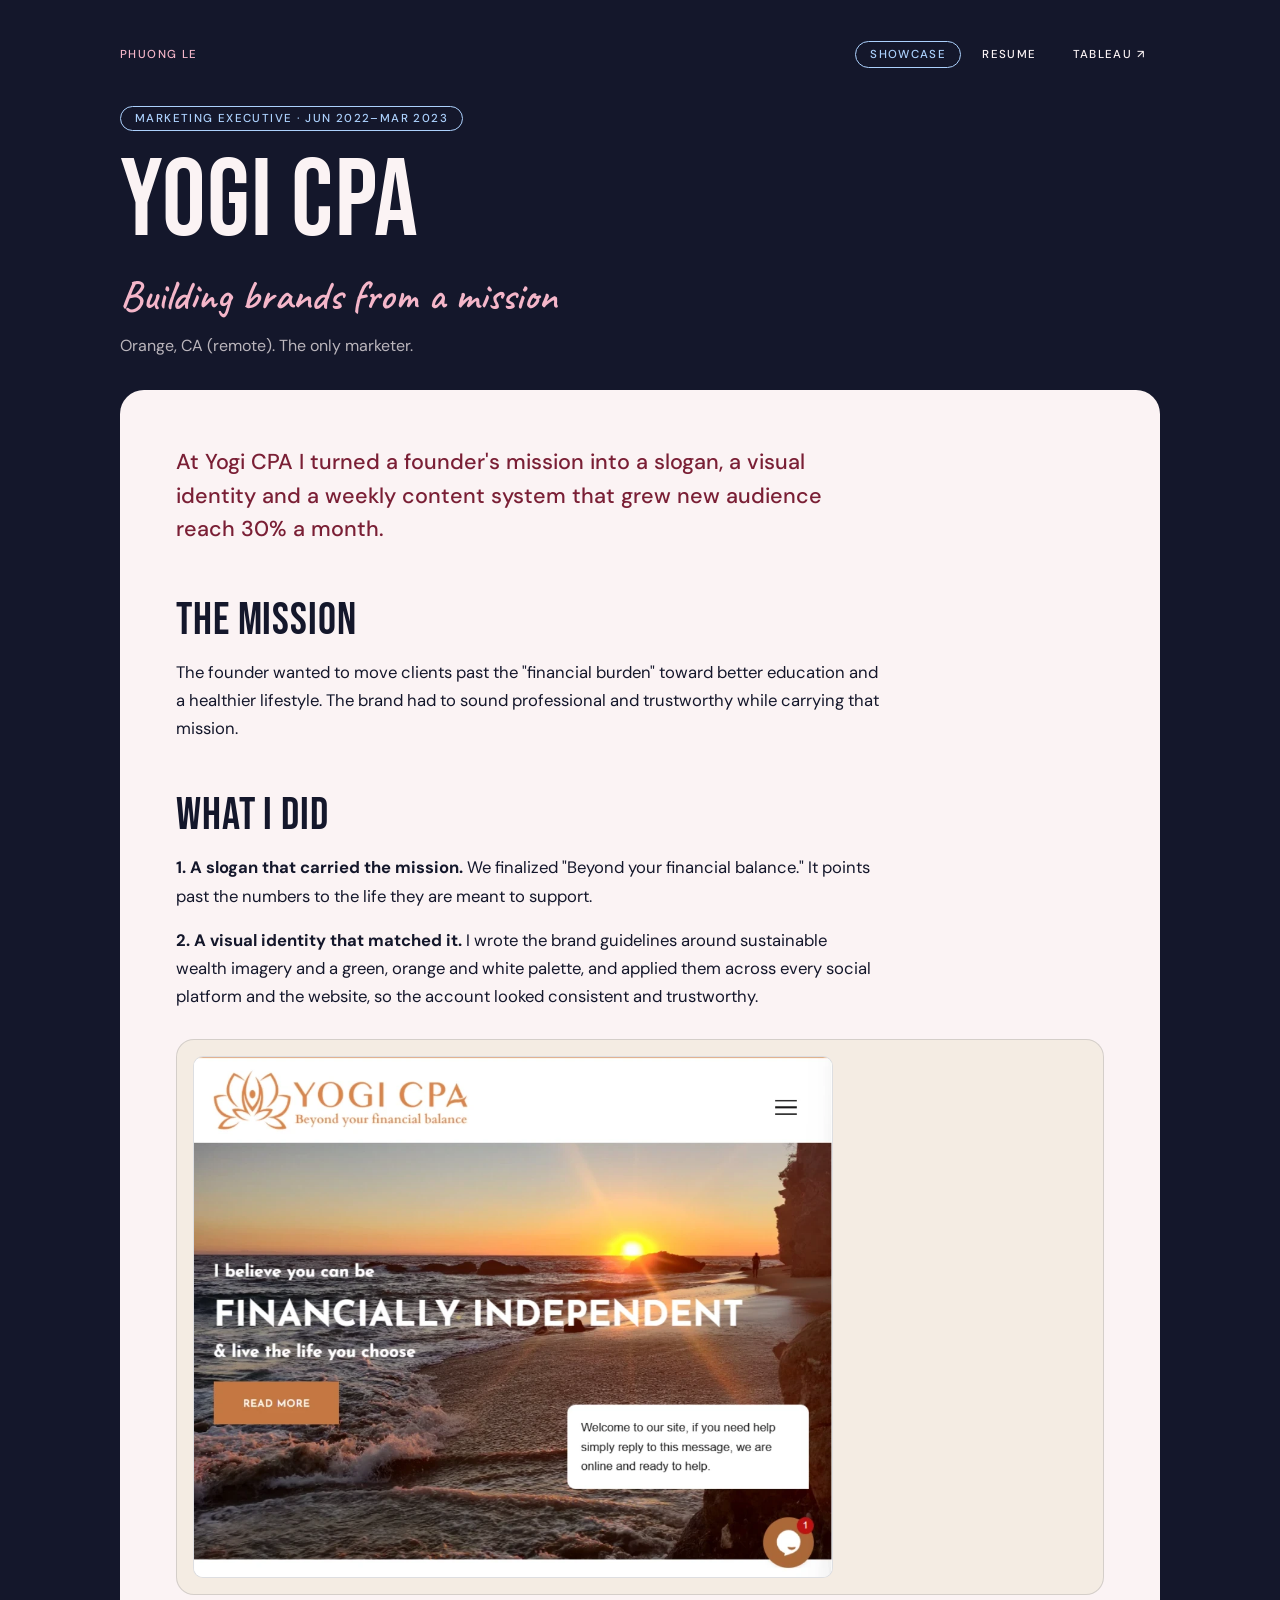
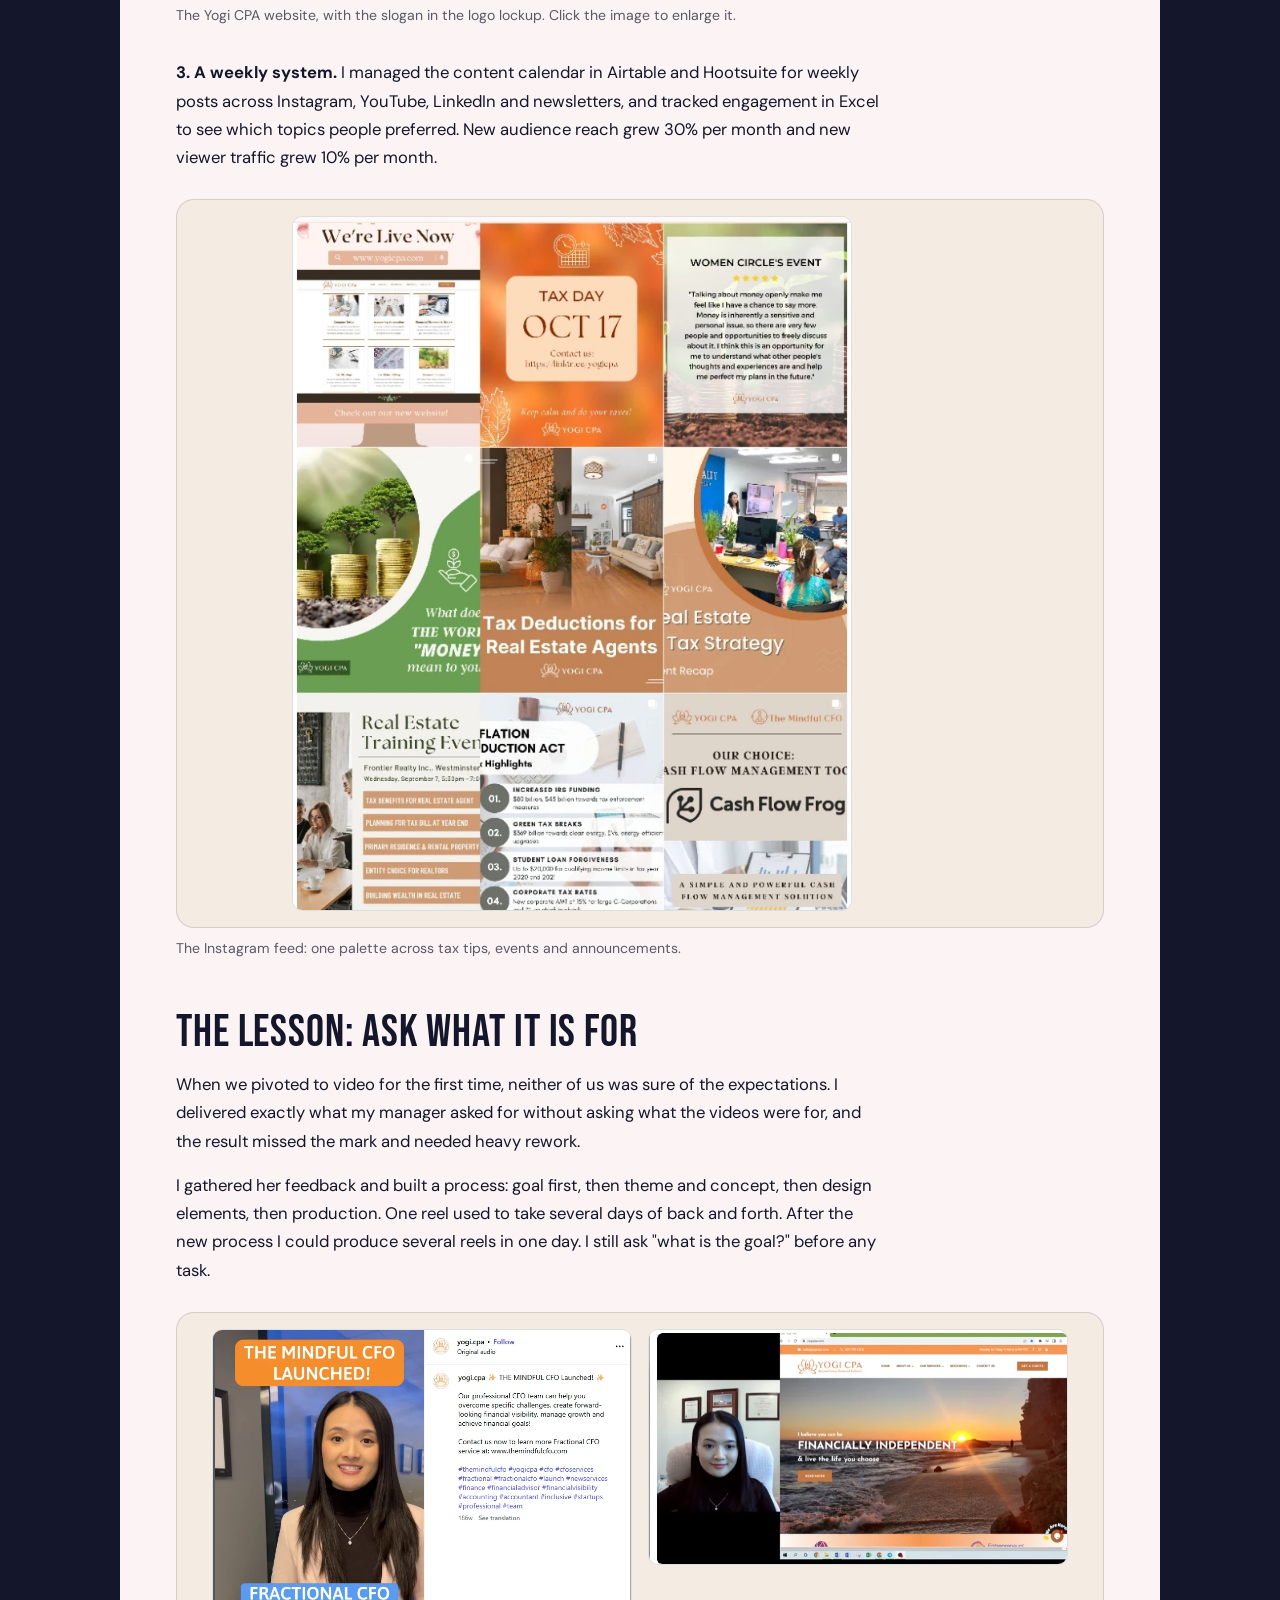
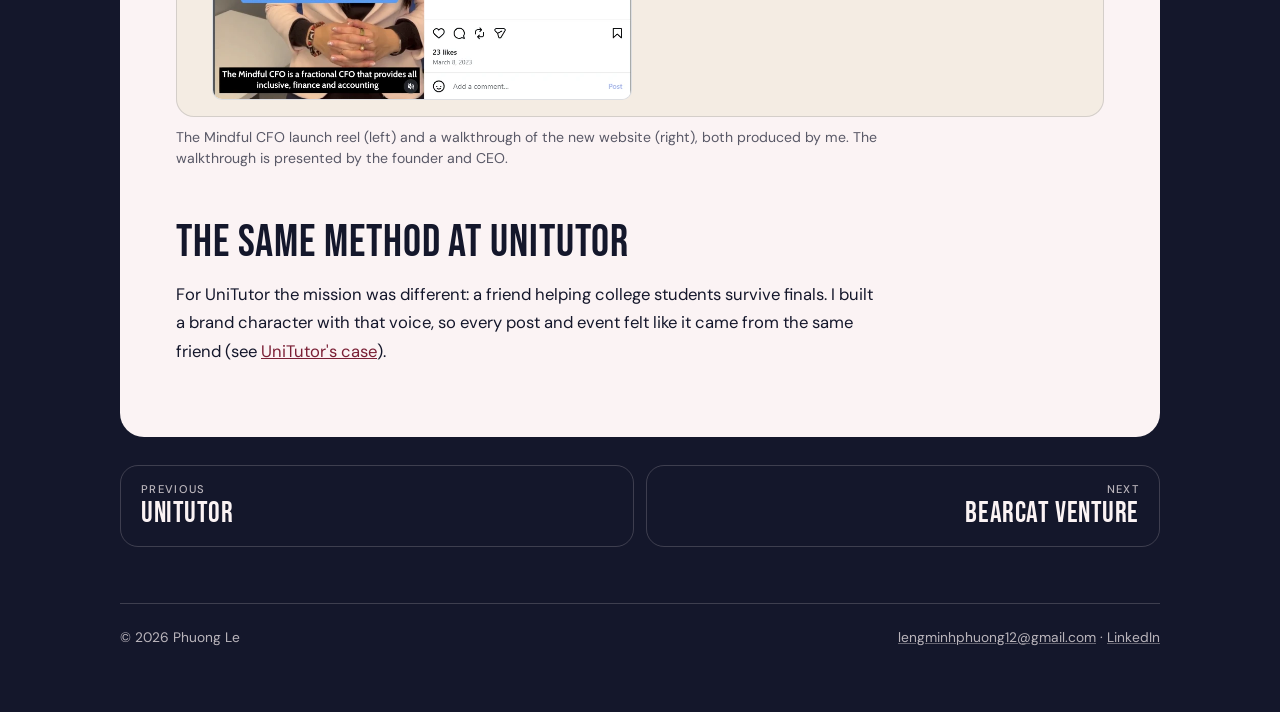
<file: work/yogi-cpa/index.html>
<!doctype html>
<html lang="en">
<head>
  <meta charset="utf-8">
  <meta name="viewport" content="width=device-width, initial-scale=1">
  <meta name="theme-color" content="#14172B">
  <title>Yogi CPA · Work of Phuong Le</title>
  <meta name="description" content="The only marketer at a CPA firm: a slogan, a visual identity and a weekly content system built from the founder's mission, and what a first video project taught me.">
  <meta property="og:title" content="Yogi CPA · Work of Phuong Le">
  <link rel="icon" href="data:image/svg+xml,%3Csvg xmlns='http://www.w3.org/2000/svg' viewBox='0 0 64 64'%3E%3Crect width='64' height='64' rx='14' fill='%2314172B'/%3E%3Ctext x='32' y='47' font-family='Impact,Arial Narrow,sans-serif' font-size='46' text-anchor='middle' fill='%23F4B6C9'%3EP%3C/text%3E%3C/svg%3E">
  <link rel="preconnect" href="https://fonts.googleapis.com">
  <link rel="preconnect" href="https://fonts.gstatic.com" crossorigin>
  <link href="https://fonts.googleapis.com/css2?family=Bebas+Neue&family=Caveat:wght@600&family=DM+Sans:wght@400;500;700&display=swap" rel="stylesheet">
  <link rel="stylesheet" href="/site.css">
  <link rel="stylesheet" href="/nav.css">
</head>
<body>
  <div class="wrap">
    <nav class="sitenav" aria-label="Site">
      <a class="brand" href="/">Phuong Le</a>
      <ul>
        <li><a class="link" href="/" aria-current="page">Showcase</a></li>
        <li><a class="link" href="/resume/">Resume</a></li>
        <li><a class="link" href="https://public.tableau.com/app/profile/phuong.le4769/vizzes" target="_blank" rel="noopener">Tableau <span aria-hidden="true">&#8599;</span><span class="sr">(opens in a new tab)</span></a></li>
      </ul>
    </nav>

    <header class="case-head">
      <span class="pill">Marketing Executive · Jun 2022–Mar 2023</span>
      <h1>Yogi CPA</h1>
      <p class="script">Building brands from a mission</p>
      <p class="case-meta">Orange, CA (remote). The only marketer.</p>
    </header>

    <main class="paper">
      <p class="intro">At Yogi CPA I turned a founder's mission into a slogan, a visual identity and a weekly content system that grew new audience reach 30% a month.</p>

      <h2>The mission</h2>
      <p>The founder wanted to move clients past the "financial burden" toward better education and a healthier lifestyle. The brand had to sound professional and trustworthy while carrying that mission.</p>

      <h2>What I did</h2>
      <p><b>1. A slogan that carried the mission.</b> We finalized "Beyond your financial balance." It points past the numbers to the life they are meant to support.</p>
      <p><b>2. A visual identity that matched it.</b> I wrote the brand guidelines around sustainable wealth imagery and a green, orange and white palette, and applied them across every social platform and the website, so the account looked consistent and trustworthy.</p>

      <figure class="fig">
        <div class="frame">
          <img src="/assets/work/yogi-cpa/website-hero.webp" width="1059" height="864" loading="lazy" style="max-width: min(640px, 100%)" alt="Yogi CPA website homepage with a lotus logo, the slogan 'Beyond your financial balance' and a sunset beach photo">
        </div>
        <figcaption>The Yogi CPA website, with the slogan in the logo lockup. Click the image to enlarge it.</figcaption>
      </figure>

      <p><b>3. A weekly system.</b> I managed the content calendar in Airtable and Hootsuite for weekly posts across Instagram, YouTube, LinkedIn and newsletters, and tracked engagement in Excel to see which topics people preferred. New audience reach grew 30% per month and new viewer traffic grew 10% per month.</p>

      <figure class="fig">
        <div class="frame">
          <img src="/assets/work/yogi-cpa/feed-grid.webp" width="696" height="864" loading="lazy" style="max-width: min(560px, 100%)" alt="Instagram feed grid of Yogi CPA posts in an orange, tan and green palette: tax tips, events and announcements">
        </div>
        <figcaption>The Instagram feed: one palette across tax tips, events and announcements.</figcaption>
      </figure>

      <h2>The lesson: ask what it is for</h2>
      <p>When we pivoted to video for the first time, neither of us was sure of the expectations. I delivered exactly what my manager asked for without asking what the videos were for, and the result missed the mark and needed heavy rework.</p>
      <p>I gathered her feedback and built a process: goal first, then theme and concept, then design elements, then production. One reel used to take several days of back and forth. After the new process I could produce several reels in one day. I still ask "what is the goal?" before any task.</p>

      <figure class="fig">
        <div class="frame pair" style="--a: 420px; --b: 420px">
          <img src="/assets/work/yogi-cpa/reel-mindful-cfo.webp" width="820" height="724" loading="lazy" alt="Instagram reel cover 'The Mindful CFO launched' with a woman speaking to camera">
          <img src="/assets/work/yogi-cpa/website-walkthrough.webp" width="664" height="371" loading="lazy" alt="YouTube video thumbnail of a website walkthrough with the presenter beside the Yogi CPA homepage">
        </div>
        <figcaption>The Mindful CFO launch reel (left) and a walkthrough of the new website (right), both produced by me. The walkthrough is presented by the founder and CEO.</figcaption>
      </figure>

      <h2>The same method at UniTutor</h2>
      <p>For UniTutor the mission was different: a friend helping college students survive finals. I built a brand character with that voice, so every post and event felt like it came from the same friend (see <a href="/work/unitutor/">UniTutor's case</a>).</p>
    </main>

    <nav class="next" aria-label="More work">
      <a href="/work/unitutor/"><small>Previous</small><span class="nm">UniTutor</span></a>
      <a class="fwd" href="/work/bearcat/"><small>Next</small><span class="nm">Bearcat Venture</span></a>
    </nav>

    <footer class="foot">
      <span>© 2026 Phuong Le</span>
      <span><a href="mailto:lengminhphuong12@gmail.com">lengminhphuong12@gmail.com</a> · <a href="https://www.linkedin.com/in/phuongle22" target="_blank" rel="noopener">LinkedIn</a></span>
    </footer>
  </div>
  <script src="/site.js"></script>
</body>
</html>
</file>
<file: site.css>
/* Showcase home, work pages and resume. */
:root {
  --ink: #14172B;
  --blue: #acd1fd;
  --pink: #F4B6C9;
  --burgundy: #7A1F35;
  --light: #FBF3F4;
  --soft: rgba(251, 243, 244, .72);
  --cream: #F4ECE3;
  --line: rgba(251, 243, 244, .18);
  --paper-line: rgba(20, 23, 43, .14);
  --paper-soft: rgba(20, 23, 43, .7);
  --font-display: "Bebas Neue", Impact, "Arial Narrow", sans-serif;
  --font-body: "DM Sans", system-ui, -apple-system, "Segoe UI", Roboto, sans-serif;
  --font-script: "Caveat", "Segoe Script", cursive;
}
* { box-sizing: border-box; }
html { color-scheme: dark; }
body {
  margin: 0; background: var(--ink); color: var(--light);
  font: 400 16px/1.6 var(--font-body); padding: 40px 20px 64px;
}
.wrap { max-width: 1040px; margin: 0 auto; }
a { color: inherit; }
img { max-width: 100%; height: auto; }
:focus-visible { outline: 3px solid var(--pink); outline-offset: 3px; }
.paper :focus-visible, dialog.zoom :focus-visible { outline-color: var(--burgundy); }

/* ---------- headings shared by home and work pages ---------- */
.hero h1, .case-head h1 {
  font: 400 clamp(3.2rem, 12vw, 6.8rem)/.92 var(--font-display); letter-spacing: .01em;
  text-transform: uppercase; margin: 0 0 20px; color: var(--light); text-wrap: balance;
}
.pill {
  display: inline-block; border: 1px solid var(--blue); color: var(--blue); border-radius: 99px; padding: 4px 14px;
  font: 500 .72rem var(--font-body); letter-spacing: .12em; text-transform: uppercase; margin-bottom: 22px;
}
.script { font: 600 clamp(1.8rem, 5vw, 2.6rem)/1.1 var(--font-script); color: var(--pink); margin: 6px 0 14px; }

/* ---------- home ---------- */
.hero { display: grid; gap: 8px; margin-top: 24px; }
.hero h1 { margin: 0; white-space: nowrap; font-size: min(6.8rem, calc((100vw - 40px) / 6.5)); }
.title-row { display: flex; flex-wrap: wrap; align-items: center; justify-content: space-between; gap: 6px 24px; }
.tagline { margin: 0 0 28px; font: 600 clamp(1.5rem, 2.4vw, 2rem)/1.05 var(--font-script); color: var(--pink); }
.hero-text { max-width: 640px; }
.hero .headline { font-weight: 500; font-size: clamp(1.15rem, 2.6vw, 1.5rem); line-height: 1.4; color: var(--blue); margin: 0 0 16px; }
.hero .intro-text { font-size: clamp(1rem, 1.8vw, 1.1rem); line-height: 1.6; color: var(--soft); max-width: 52ch; margin: 0 0 32px; }
.hero .sub { color: var(--soft); margin: 0 0 16px; }
.hero .status { color: var(--blue); font-weight: 500; font-size: 1.05rem; line-height: 1.5; max-width: 52ch; margin: 0 0 32px; }
.hero .status strong { font-weight: inherit; }
.contact .pill-link { font: 500 .8rem var(--font-body); letter-spacing: .1em; padding: 10px 22px; border-color: rgba(251, 243, 244, .4); color: var(--light); }
.contact .pill-link.primary { background: var(--blue); border-color: var(--blue); color: var(--ink); font-weight: 700; }
.contact .pill-link:hover { border-color: var(--pink); color: var(--pink); }
.contact .pill-link.primary:hover { background: var(--pink); border-color: var(--pink); color: var(--ink); }
.contact { display: flex; flex-wrap: wrap; gap: 12px; }
.pill-link {
  border: 1px solid var(--blue); color: var(--blue); border-radius: 99px; padding: 8px 18px; text-decoration: none;
  font: 500 .74rem var(--font-body); letter-spacing: .12em; text-transform: uppercase; transition: border-color .15s, color .15s;
}
.pill-link:hover { border-color: var(--pink); color: var(--pink); }
.pill-link.primary { background: var(--blue); border-color: var(--blue); color: var(--ink); font-weight: 700; }
.pill-link.primary:hover { background: var(--pink); border-color: var(--pink); color: var(--ink); }
.portrait { margin: 0; width: 100%; max-width: 150px; }
.portrait img { display: block; width: 100%; aspect-ratio: 4 / 5; object-fit: cover; border-radius: 18px; border: 1px solid rgba(251, 243, 244, .28); }
@media (min-width: 820px) {
  .hero { grid-template-columns: minmax(0, 1fr) 260px; column-gap: 56px; row-gap: 4px; margin-top: 56px; }
  .hero .title-row { grid-column: 1 / -1; grid-row: 1; }
  .hero-text { grid-column: 1; grid-row: 2; align-self: center; }
  .portrait { grid-column: 2; grid-row: 2; max-width: 260px; justify-self: end; align-self: start; }
}

.filters { display: flex; flex-wrap: wrap; gap: 12px; margin: 80px 0 12px; }
.chip {
  font: 500 .8rem var(--font-body); letter-spacing: .1em; text-transform: uppercase;
  color: var(--light); background: transparent; border: 1px solid rgba(251, 243, 244, .4);
  border-radius: 99px; padding: 10px 22px; cursor: pointer; transition: background .15s, border-color .15s, color .15s;
}
.chip:hover { border-color: var(--pink); color: var(--pink); }
.chip[aria-pressed="true"] { background: var(--blue); border-color: var(--blue); color: var(--ink); font-weight: 700; }
.count { color: var(--soft); font-size: .88rem; margin: 0 0 24px; }

.cards { display: grid; grid-template-columns: repeat(auto-fill, minmax(300px, 1fr)); gap: 22px; }
.card {
  display: flex; flex-direction: column; text-decoration: none; color: var(--light);
  border: 1px solid var(--line); border-radius: 22px; padding: 14px; background: rgba(251, 243, 244, .03);
  transition: border-color .15s;
}
.card[hidden] { display: none; }
.card:hover { border-color: var(--pink); }
.thumb { display: block; aspect-ratio: 16 / 10; background: var(--cream); border-radius: 14px; overflow: hidden; }
.thumb img { display: block; width: 100%; height: 100%; object-fit: cover; object-position: var(--pos, top center); }
.thumb.contain img { object-fit: contain; padding: 14px; }
.card .meta { display: flex; flex-direction: column; gap: 8px; padding: 18px 8px 10px; flex: 1; }
.tag {
  align-self: flex-start; border: 1px solid var(--blue); color: var(--blue); border-radius: 99px; padding: 2px 12px;
  font: 700 .66rem var(--font-body); letter-spacing: .1em; text-transform: uppercase;
}
.card.project .tag { border-color: var(--pink); color: var(--pink); }
.name { font: 400 2.1rem/1 var(--font-display); letter-spacing: .02em; text-transform: uppercase; }
.name .ext { color: var(--pink); font-size: .7em; }
.hook { font-weight: 500; font-size: .95rem; line-height: 1.45; color: var(--soft); }
.stages { display: flex; flex-wrap: wrap; gap: 6px; margin-top: auto; padding-top: 10px; }
.stages span {
  border: 1px solid var(--line); border-radius: 99px; padding: 2px 10px; color: var(--soft);
  font: 500 .64rem var(--font-body); letter-spacing: .08em; text-transform: uppercase;
}

/* ---------- footer ---------- */
.foot {
  display: flex; flex-wrap: wrap; justify-content: space-between; gap: 6px 20px;
  color: var(--soft); font-size: .86rem; margin-top: 56px; padding-top: 22px; border-top: 1px solid var(--line);
}
.foot a { color: var(--soft); text-decoration-color: rgba(251, 243, 244, .35); }
.foot a:hover { color: var(--pink); }

/* ---------- work pages ---------- */
.case-meta { color: var(--soft); max-width: 640px; margin: 0; }
.paper { background: var(--light); color: var(--ink); border-radius: 24px; padding: clamp(24px, 5vw, 56px); margin-top: 32px; }
.paper .intro { font: 500 clamp(1.15rem, 2.4vw, 1.35rem)/1.55 var(--font-body); color: var(--burgundy); max-width: 44rem; margin: 0; }
.paper h2 {
  font: 400 clamp(2rem, 5vw, 2.8rem)/1 var(--font-display); letter-spacing: .02em; text-transform: uppercase; margin: 52px 0 14px;
}
.paper .eyebrow + h2 { margin-top: 0; }
.eyebrow { font: 700 .7rem var(--font-body); letter-spacing: .1em; text-transform: uppercase; color: var(--burgundy); }
.paper .eyebrow { margin: 56px 0 4px; }
.paper p { max-width: 44rem; margin: 0 0 16px; font-size: 1.04rem; line-height: 1.7; }
.paper a { color: var(--burgundy); }
.paper .note { font-size: .84rem; line-height: 1.5; color: var(--paper-soft); }

.fig { margin: 28px 0 32px; }
.frame {
  background: var(--cream); border: 1px solid var(--paper-line); border-radius: 18px; padding: 16px;
  display: flex; flex-wrap: wrap; justify-content: center; align-items: flex-start; gap: 16px;
}
.frame > * { min-width: 0; }
.frame img { display: block; border-radius: 10px; border: 1px solid var(--paper-line); background: #fff; }
.frame.stack { flex-direction: column; align-items: stretch; }
.frame.stack .zoomable, .frame.stack img { width: 100%; }
.frame.grid { display: grid; grid-template-columns: repeat(auto-fit, minmax(220px, 1fr)); align-items: start; }
.frame.grid .zoomable, .frame.grid img { width: 100%; }
.frame.pair { display: grid; grid-template-columns: minmax(0, 1fr); justify-content: center; align-items: start; }
.frame.pair .zoomable, .frame.pair img { width: 100%; }
@media (min-width: 720px) { .frame.pair { grid-template-columns: minmax(0, var(--a, 1fr)) minmax(0, var(--b, 1fr)); } }
.zoomable { display: block; min-width: 0; max-width: 100%; padding: 0; border: 0; background: none; cursor: zoom-in; font: inherit; }
.fig figcaption { font-size: .88rem; line-height: 1.5; color: var(--paper-soft); margin-top: 10px; max-width: 44rem; }

.stats { display: grid; grid-template-columns: repeat(auto-fit, minmax(160px, 1fr)); gap: 12px; margin: 22px 0 8px; }
.stats div { background: var(--cream); border: 1px solid var(--paper-line); border-radius: 14px; padding: 14px 16px; }
.stats dt { font: 700 .66rem var(--font-body); letter-spacing: .1em; text-transform: uppercase; color: var(--burgundy); }
.stats dd { margin: 4px 0 0; font: 400 2rem/1 var(--font-display); letter-spacing: .02em; }

/* the five AI workflows as one loop */
.flow { display: grid; gap: 12px; margin: 26px 0 10px; }
.wf { background: var(--cream); border: 1px solid var(--paper-line); border-radius: 16px; padding: 16px 18px 12px; }
.wf h3 { font: 400 1.5rem/1 var(--font-display); letter-spacing: .03em; text-transform: uppercase; margin: 10px 0 8px; }
.wf p { margin: 0 0 8px; font-size: .92rem; line-height: 1.55; }
.cadence {
  display: inline-block; background: var(--burgundy); color: var(--light); border-radius: 99px; padding: 2px 12px;
  font: 700 .64rem var(--font-body); letter-spacing: .1em; text-transform: uppercase;
}
.wf .rule { background: var(--pink); border-radius: 12px; padding: 10px 12px; font-weight: 500; margin: 10px 0 4px; }
.flow .arrow { text-align: center; color: var(--burgundy); font: 700 1.5rem/1 var(--font-body); }
.flow .arrow::before { content: "\2193"; }
.flow .conn { text-align: center; color: var(--burgundy); font-size: .78rem; font-weight: 500; line-height: 1.35; margin: 0; padding: 4px 0; }
@media (min-width: 900px) {
  .flow { grid-template-columns: 1fr 30px 1fr 30px 1fr; grid-template-rows: auto 52px auto; gap: 0 12px; }
  .wf2 { grid-column: 1; grid-row: 1; }
  .wf5 { grid-column: 1; grid-row: 3; }
  .flow .a1 { grid-column: 2; grid-row: 1 / 4; align-self: center; }
  .wf3 { grid-column: 3; grid-row: 1 / 4; align-self: center; }
  .flow .a2 { grid-column: 4; grid-row: 1 / 4; align-self: center; }
  .wf4 { grid-column: 5; grid-row: 1; }
  .flow .conn { grid-column: 5; grid-row: 2; align-self: center; }
  .wf1 { grid-column: 5; grid-row: 3; }
  .flow .arrow::before { content: "\2192"; }
}

.next { display: flex; flex-wrap: wrap; gap: 12px; margin-top: 28px; }
.next a {
  flex: 1 1 240px; border: 1px solid var(--line); border-radius: 18px; padding: 16px 20px;
  text-decoration: none; color: var(--light); transition: border-color .15s;
}
.next a:hover { border-color: var(--pink); }
.next small { display: block; color: var(--soft); font: 500 .7rem var(--font-body); letter-spacing: .12em; text-transform: uppercase; margin-bottom: 4px; }
.next .nm { font: 400 1.8rem/1 var(--font-display); letter-spacing: .02em; text-transform: uppercase; }
.next .fwd { text-align: right; }

/* ---------- resume ---------- */
.r-head { display: flex; flex-wrap: wrap; justify-content: space-between; align-items: flex-end; gap: 14px 24px; }
.r-head .name { font: 400 clamp(2.4rem, 7vw, 3.6rem)/1 var(--font-display); letter-spacing: .02em; text-transform: uppercase; margin: 0; }
.r-head p { margin: 4px 0 0; }
.btn {
  display: inline-block; text-decoration: none; font: 700 .92rem var(--font-body); border-radius: 99px; padding: 11px 24px;
  background: var(--burgundy); border: 1px solid var(--burgundy); color: var(--light);
}
.paper a.btn { color: var(--light); }
.btn:hover { background: #922541; }
.r-section h2 { margin: 40px 0 14px; padding-bottom: 6px; border-bottom: 1px solid var(--paper-line); font-size: clamp(1.6rem, 4vw, 2rem); }
.r-role { margin: 0 0 24px; }
.r-row { display: flex; flex-wrap: wrap; justify-content: space-between; gap: 2px 16px; max-width: 46rem; }
.r-row strong { font-weight: 700; }
.r-date { color: var(--paper-soft); font-size: .92rem; white-space: nowrap; }
.paper .r-org { color: var(--burgundy); font-weight: 500; margin: 0 0 6px; }
.paper .r-note { margin: 2px 0 8px; font-style: italic; }
.paper ul.r-list { margin: 6px 0 0; padding-left: 20px; max-width: 46rem; }
.paper ul.r-list li { margin-bottom: 6px; line-height: 1.6; }
.paper .r-line { margin: 0 0 8px; }

/* ---------- enlarged image ---------- */
dialog.zoom { border: none; padding: 0; background: transparent; max-width: none; max-height: none; width: 100vw; height: 100vh; overflow: auto; }
dialog.zoom::backdrop { background: rgba(10, 12, 24, .82); }
.zoom-inner { min-height: 100%; display: flex; align-items: center; justify-content: center; padding: 64px 12px 24px; }
.zoom-inner img { display: block; max-width: none; border-radius: 12px; background: #fff; }
.zoom .close {
  position: fixed; top: 14px; right: 14px; z-index: 2; font: 700 .85rem var(--font-body); color: var(--burgundy);
  background: var(--light); border: 1px solid var(--pink); border-radius: 99px; padding: 8px 20px; cursor: pointer;
}
.zoom .close:hover { background: var(--pink); }

@media (max-width: 480px) { body { padding: 28px 16px 48px; } }
@media (prefers-reduced-motion: reduce) { * { transition: none !important; } }

@media print {
  @page { margin: .5in; }
  html { color-scheme: light; }
  body { background: #fff; color: #000; padding: 0; font-size: 10pt; line-height: 1.4; }
  .wrap { max-width: none; }
  .case-head, .foot, .next, .no-print, dialog { display: none !important; }
  .paper { background: none; color: #000; padding: 0; margin: 0; border-radius: 0; }
  .paper a { color: #000; text-decoration: none; }
  .paper p, .paper .r-org { font-size: 10pt; }
  .paper .r-org, .paper .r-org a { color: #000; }
  .r-date { color: #333; }
  .r-head .name { font-size: 24pt; }
  .r-section h2 { font-size: 13pt; margin: 14px 0 6px; }
  .r-role { margin: 0 0 8px; break-inside: avoid; }
  .paper ul.r-list li { margin-bottom: 2px; line-height: 1.35; }
}
</file>
<file: nav.css>
/* Shared site navigation. Loaded by every page; uses the tokens each page's stylesheet defines. */
.sitenav { display: flex; justify-content: space-between; align-items: center; gap: 12px 20px; flex-wrap: wrap; margin-bottom: 36px; }
.sitenav .brand {
  color: var(--pink); font: 500 .72rem var(--font-body); letter-spacing: .12em; text-transform: uppercase; text-decoration: none;
}
.sitenav ul { display: flex; flex-wrap: wrap; gap: 6px; list-style: none; margin: 0; padding: 0; }
.sitenav .link {
  display: inline-block; border: 1px solid transparent; border-radius: 99px; padding: 5px 14px;
  font: 500 .72rem var(--font-body); letter-spacing: .12em; text-transform: uppercase;
  color: var(--light); text-decoration: none; transition: border-color .15s, color .15s;
}
.sitenav .link:hover { border-color: var(--pink); color: var(--pink); }
.sitenav .link[aria-current="page"] { border-color: var(--blue); color: var(--blue); }
.sr { position: absolute; width: 1px; height: 1px; overflow: hidden; clip: rect(0 0 0 0); white-space: nowrap; }
@media print { .sitenav { display: none; } }
</file>
<file: vibe-code/style.css>
:root {
  --ink: #14172B;
  --blue: #acd1fd;
  --pink: #F4B6C9;
  --burgundy: #7A1F35;
  --light: #FBF3F4;
  --soft: rgba(251, 243, 244, .72);
  --cream: #F4ECE3;
  --font-display: "Bebas Neue", Impact, "Arial Narrow", sans-serif;
  --font-body: "DM Sans", system-ui, -apple-system, "Segoe UI", Roboto, sans-serif;
  --font-script: "Caveat", "Segoe Script", cursive;
}
* { box-sizing: border-box; }
body {
  margin: 0; background: var(--ink); color: var(--light);
  font: 400 16px/1.6 var(--font-body); padding: 40px 20px 64px;
}
.wrap { max-width: 1040px; margin: 0 auto; }

/* ---------- header ---------- */
.bar { display: flex; justify-content: space-between; align-items: center; gap: 12px; margin-bottom: 28px; }
.pill {
  border: 1px solid var(--blue); color: var(--blue); border-radius: 99px; padding: 4px 14px;
  font: 500 .72rem var(--font-body); letter-spacing: .12em; text-transform: uppercase;
}
.owner { color: var(--pink); font: 500 .72rem var(--font-body); letter-spacing: .12em; text-transform: uppercase; }
.back { color: var(--blue); font: 500 .8rem var(--font-body); text-decoration: none; }
.back:hover { text-decoration: underline; }
h1 {
  font: 400 clamp(3.4rem, 13vw, 7.4rem)/.92 var(--font-display); letter-spacing: .01em;
  text-transform: uppercase; margin: 0; color: var(--light);
}
.script { font: 600 clamp(1.8rem, 5vw, 2.6rem)/1.1 var(--font-script); color: var(--pink); margin: 6px 0 14px; }
.intro { color: var(--blue); font-weight: 500; font-size: 1.05rem; max-width: 560px; margin: 0; }

/* ---------- filters ---------- */
.filters { display: flex; flex-wrap: wrap; gap: 12px; margin: 40px 0 12px; }
.chip {
  font: 500 .8rem var(--font-body); letter-spacing: .1em; text-transform: uppercase;
  color: var(--light); background: transparent; border: 1px solid rgba(251, 243, 244, .4);
  border-radius: 99px; padding: 10px 22px; cursor: pointer; transition: background .15s, border-color .15s, color .15s;
}
.chip:hover { border-color: var(--pink); color: var(--pink); }
.chip[aria-pressed="true"] { background: var(--blue); border-color: var(--blue); color: var(--ink); font-weight: 700; }
.count { color: var(--soft); font-size: .88rem; margin: 0 0 24px; }

/* ---------- cards ---------- */
.cards { display: grid; grid-template-columns: repeat(auto-fill, minmax(280px, 1fr)); gap: 22px; }
.card {
  display: flex; flex-direction: column; text-align: left; font: inherit; color: var(--ink);
  border: none; border-radius: 22px; padding: 14px; cursor: pointer; transition: transform .15s;
}
.card.blue { background: var(--blue); }
.card.pink { background: var(--pink); }
.card:hover { transform: translateY(-3px); }
.thumb {
  display: flex; align-items: center; justify-content: center; height: 180px; overflow: hidden;
  background: rgba(251, 243, 244, .55); border-radius: 14px; padding: 14px;
}
.thumb img { height: 100%; width: auto; max-width: 100%; object-fit: cover; object-position: top; border-radius: 10px; border: 1px solid rgba(20, 23, 43, .25); }
.thumb svg { width: 100%; height: 100%; }
.thumb.bleed { padding: 0; background: none; }
.thumb.bleed img { width: 100%; height: 100%; object-fit: cover; object-position: top center; border: none; border-radius: 14px; }
.meta { display: flex; flex-direction: column; gap: 8px; padding: 18px 8px 10px; }
.tag {
  align-self: flex-start; border: 1px solid var(--ink); border-radius: 99px; padding: 2px 12px;
  font: 700 .66rem var(--font-body); letter-spacing: .1em; text-transform: uppercase;
}
.name { font: 400 2.1rem/1 var(--font-display); letter-spacing: .02em; text-transform: uppercase; }
.hook { font-weight: 500; font-size: .95rem; line-height: 1.45; }

/* ---------- detail window ---------- */
dialog {
  border: none; padding: 0; background: transparent; color: var(--ink);
  width: min(760px, calc(100vw - 24px)); max-height: calc(100vh - 24px); overflow: auto; margin: auto;
}
dialog::backdrop { background: rgba(10, 12, 24, .78); }
.sheet { background: var(--light); border-radius: 24px; padding: 28px; }
.sheet-head { display: flex; justify-content: space-between; align-items: center; gap: 12px; margin-bottom: 14px; }
.pill-dark {
  background: var(--burgundy); color: var(--light); border-radius: 99px; padding: 3px 14px;
  font: 700 .68rem var(--font-body); letter-spacing: .1em; text-transform: uppercase;
}
.close {
  font: 700 .85rem var(--font-body); color: var(--burgundy); background: transparent;
  border: 1px solid var(--pink); border-radius: 99px; padding: 8px 20px; cursor: pointer;
}
.close:hover { background: var(--pink); }
.sheet h2 { font: 400 clamp(2.4rem, 7vw, 3.4rem)/1 var(--font-display); letter-spacing: .02em; text-transform: uppercase; margin: 8px 0 6px; }
.lead { font-weight: 500; color: var(--burgundy); margin: 0 0 20px; }
.sheet p { margin: 0 0 14px; }
.sheet h3 { font: 400 1.4rem/1 var(--font-display); letter-spacing: .04em; text-transform: uppercase; margin: 18px 0 8px; }
.split { display: grid; gap: 22px; margin-bottom: 4px; }
.shot { margin: 0; border-radius: 18px; padding: 18px; display: flex; justify-content: center; max-height: 380px; overflow: hidden; }
.shot img { width: 100%; max-width: 240px; object-fit: cover; object-position: top; border-radius: 14px; border: 1px solid rgba(20, 23, 43, .3); display: block; }
.shot svg { width: 100%; max-width: 360px; height: auto; }
.built { margin: 0; padding-left: 20px; }
.built li { margin-bottom: 8px; }
.viz { background: var(--cream); border-radius: 18px; padding: 14px; margin: 0 0 22px; display: flex; justify-content: center; }
.viz img { width: 100%; height: auto; border-radius: 10px; display: block; }
.viz.portrait img { max-width: 400px; }
.viz svg { width: 100%; max-width: 480px; height: auto; background: var(--light); border-radius: 12px; padding: 12px; }
.facts { margin: 0; display: grid; gap: 14px; }
.facts dt { font: 700 .7rem var(--font-body); letter-spacing: .1em; text-transform: uppercase; color: var(--burgundy); }
.facts dd { margin: 2px 0 0; font-weight: 500; }
.facts .finding { background: var(--pink); border-radius: 14px; padding: 14px 16px; }
.facts .finding dt { color: var(--ink); }
.label { font: 700 .7rem var(--font-body); letter-spacing: .1em; text-transform: uppercase; color: var(--burgundy); margin: 4px 0 8px !important; }
.tabs { display: flex; flex-wrap: wrap; gap: 10px; margin-bottom: 14px; }
.tab {
  font: 700 .85rem var(--font-body); color: var(--ink); background: transparent;
  border: 1px solid var(--ink); border-radius: 99px; padding: 8px 18px; cursor: pointer;
}
.tab:hover { background: var(--pink); }
.tab[aria-selected="true"] { background: var(--blue); border-color: var(--blue); }
.panel { background: #F1E4E7; border-radius: 14px; padding: 16px 18px 2px; min-height: 78px; }
.tags { display: flex; flex-wrap: wrap; gap: 8px; list-style: none; padding: 0; margin: 18px 0 0; }
.tags li { font: 700 .72rem var(--font-body); letter-spacing: .06em; text-transform: uppercase; background: var(--pink); border-radius: 99px; padding: 3px 12px; }
.actions { display: flex; gap: 12px; flex-wrap: wrap; margin-top: 24px; }
.btn {
  display: inline-block; text-decoration: none; font: 700 .92rem var(--font-body);
  border-radius: 99px; padding: 11px 24px; border: 1px solid var(--pink); color: var(--burgundy); background: transparent;
}
.btn:hover { background: var(--pink); }
.btn.primary { background: var(--burgundy); border-color: var(--burgundy); color: var(--light); }
.btn.primary:hover { background: #922541; }
.btn.off { opacity: .55; border-style: dashed; cursor: not-allowed; }
.btn.off:hover { background: transparent; }

/* ---------- misc ---------- */
.foot { color: var(--soft); font-size: .86rem; margin-top: 56px; padding-top: 22px; border-top: 1px solid rgba(251, 243, 244, .15); }
:focus-visible { outline: 3px solid var(--pink); outline-offset: 3px; }
dialog :focus-visible { outline-color: var(--burgundy); }

@media (min-width: 720px) {
  .split { grid-template-columns: 250px 1fr; }
  .facts { grid-template-columns: 1fr 1fr; }
  .facts .finding { grid-column: 1 / -1; }
}
@media (max-width: 480px) {
  body { padding: 28px 16px 48px; }
  .sheet { padding: 22px 18px; }
}
@media (prefers-reduced-motion: reduce) { * { transition: none !important; } }
</file>
